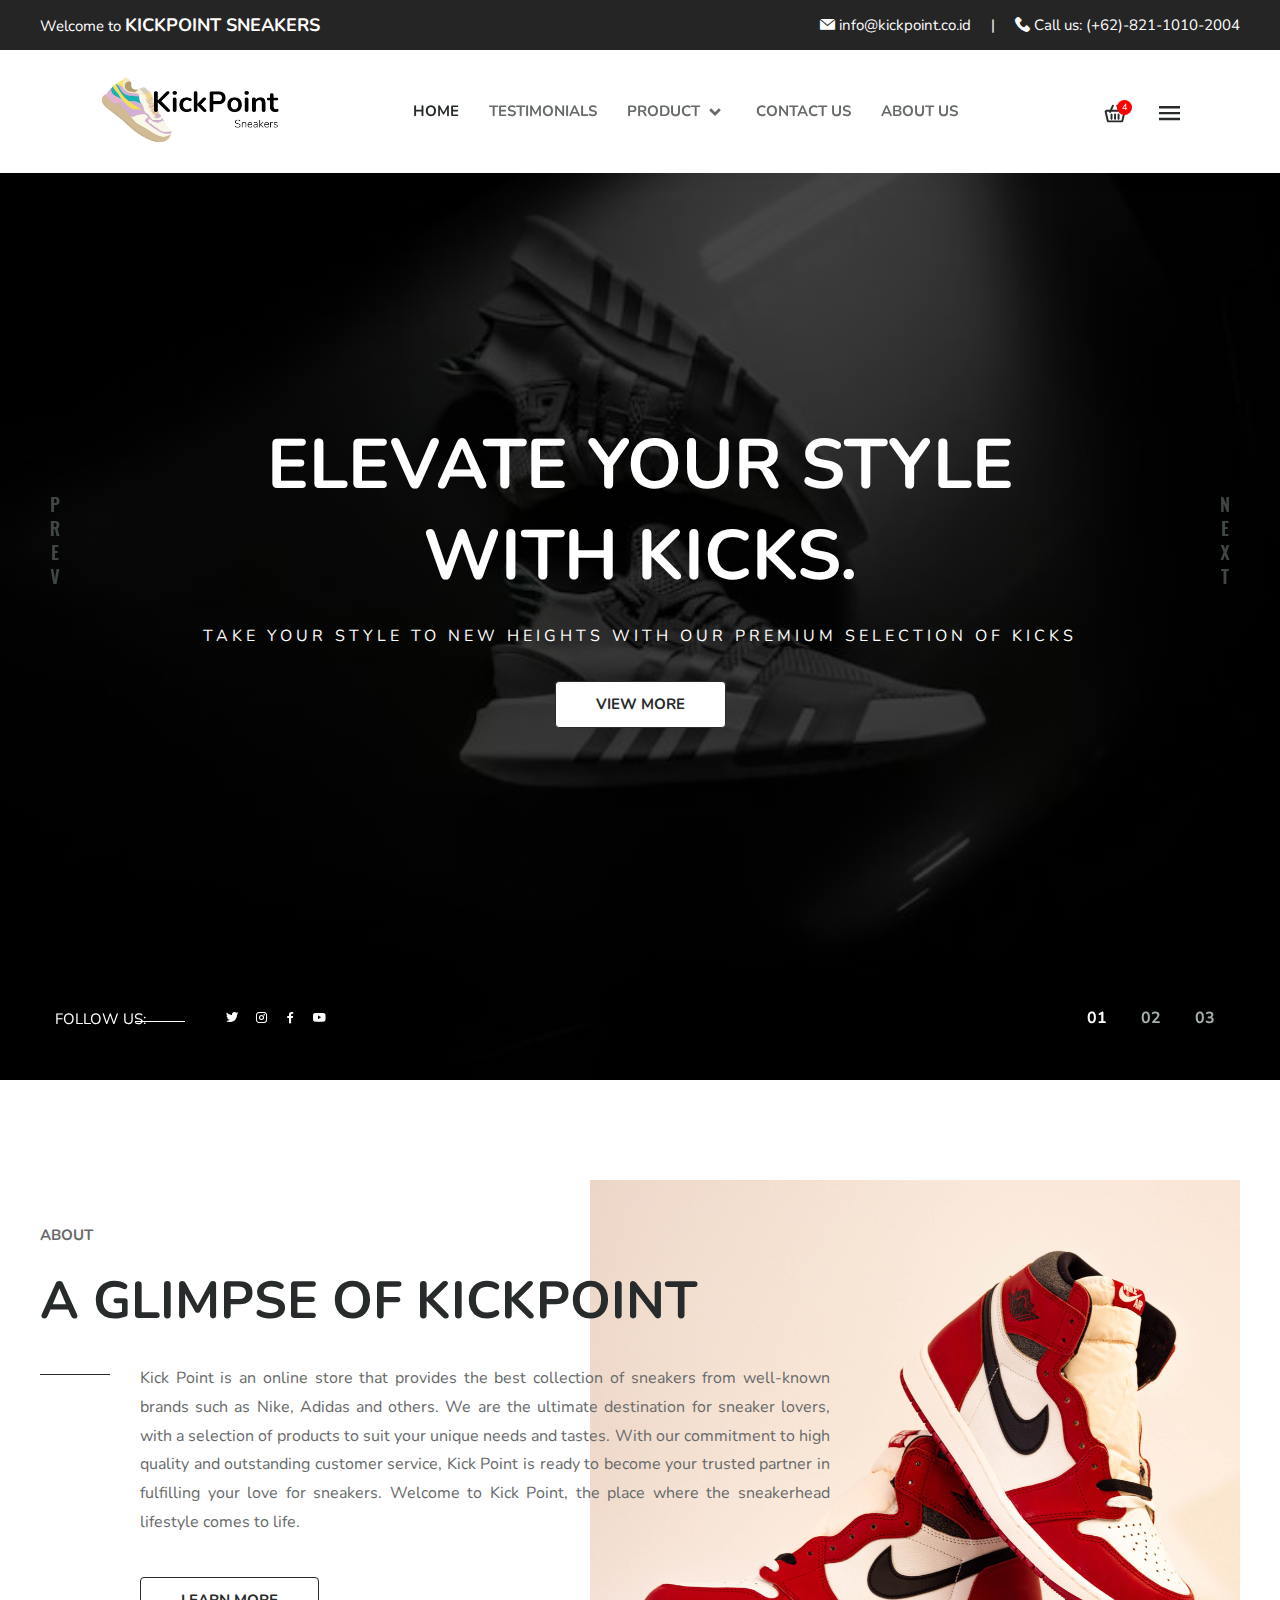
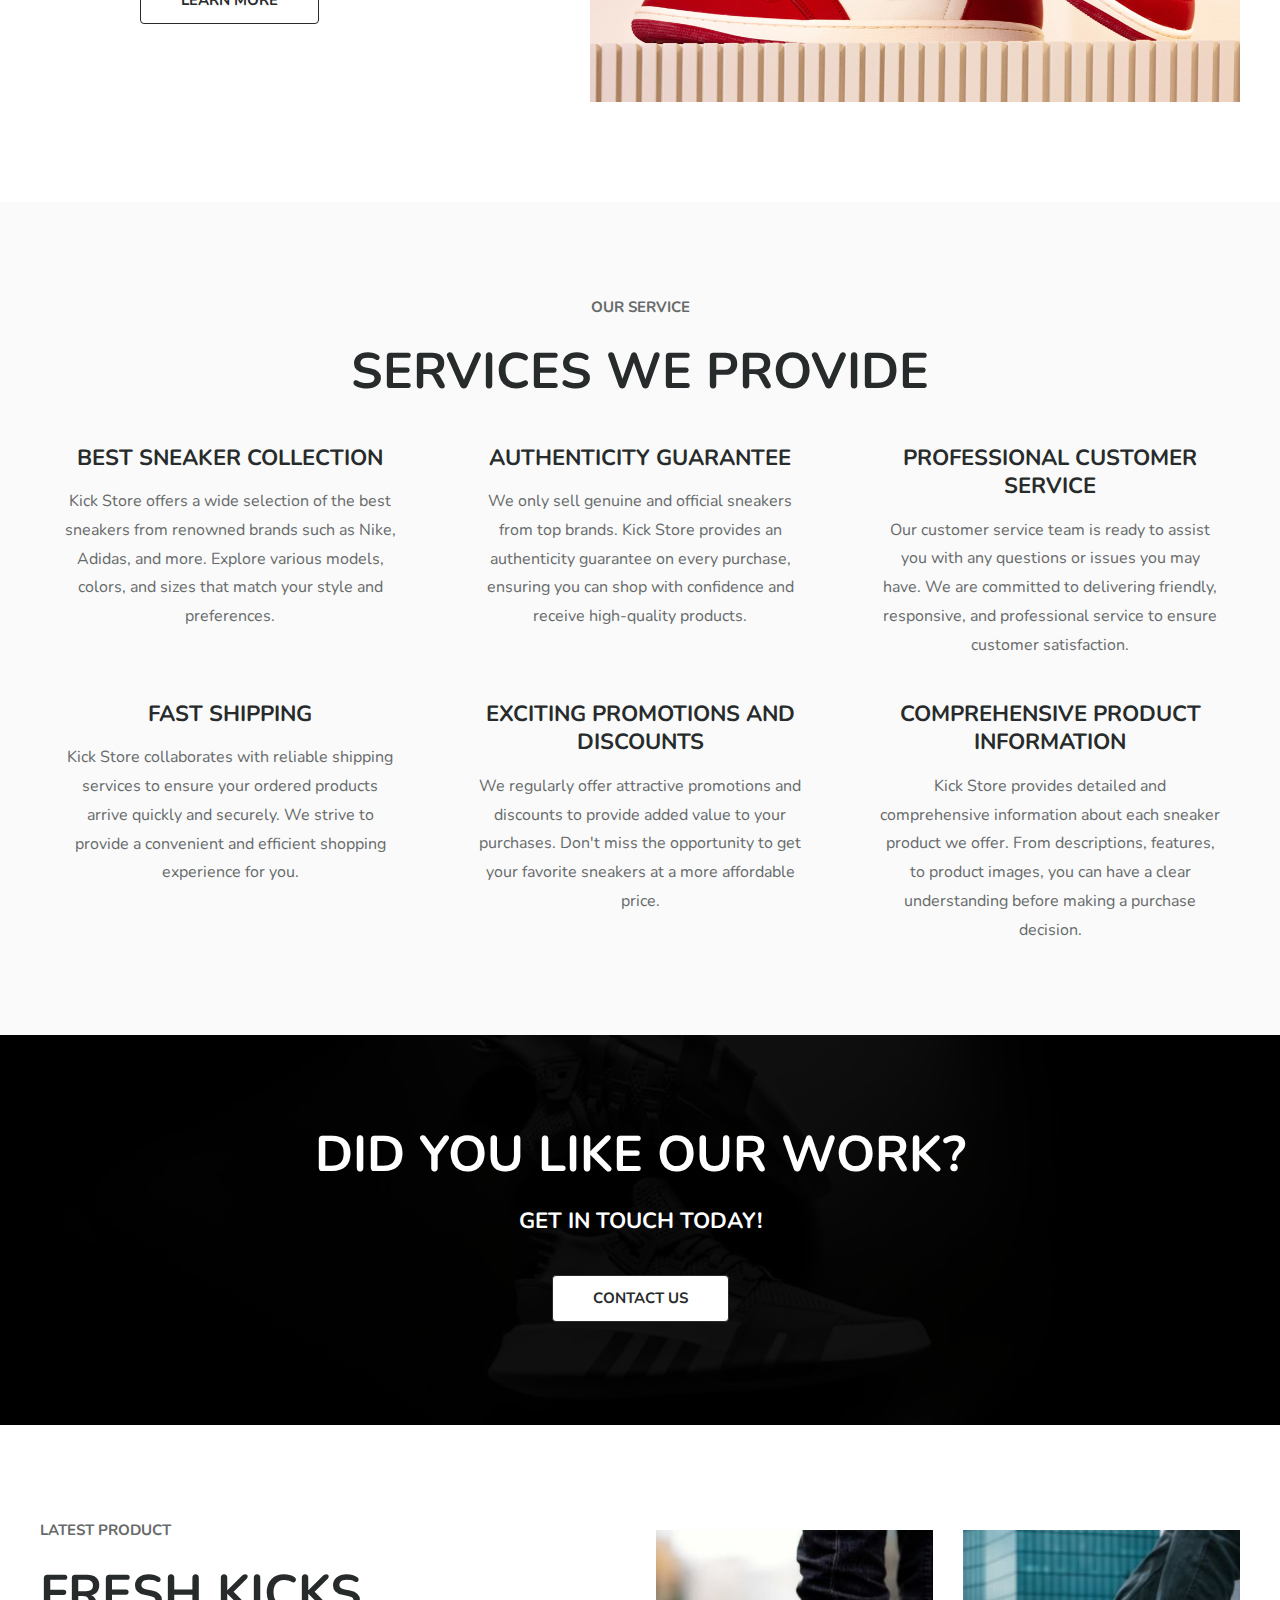
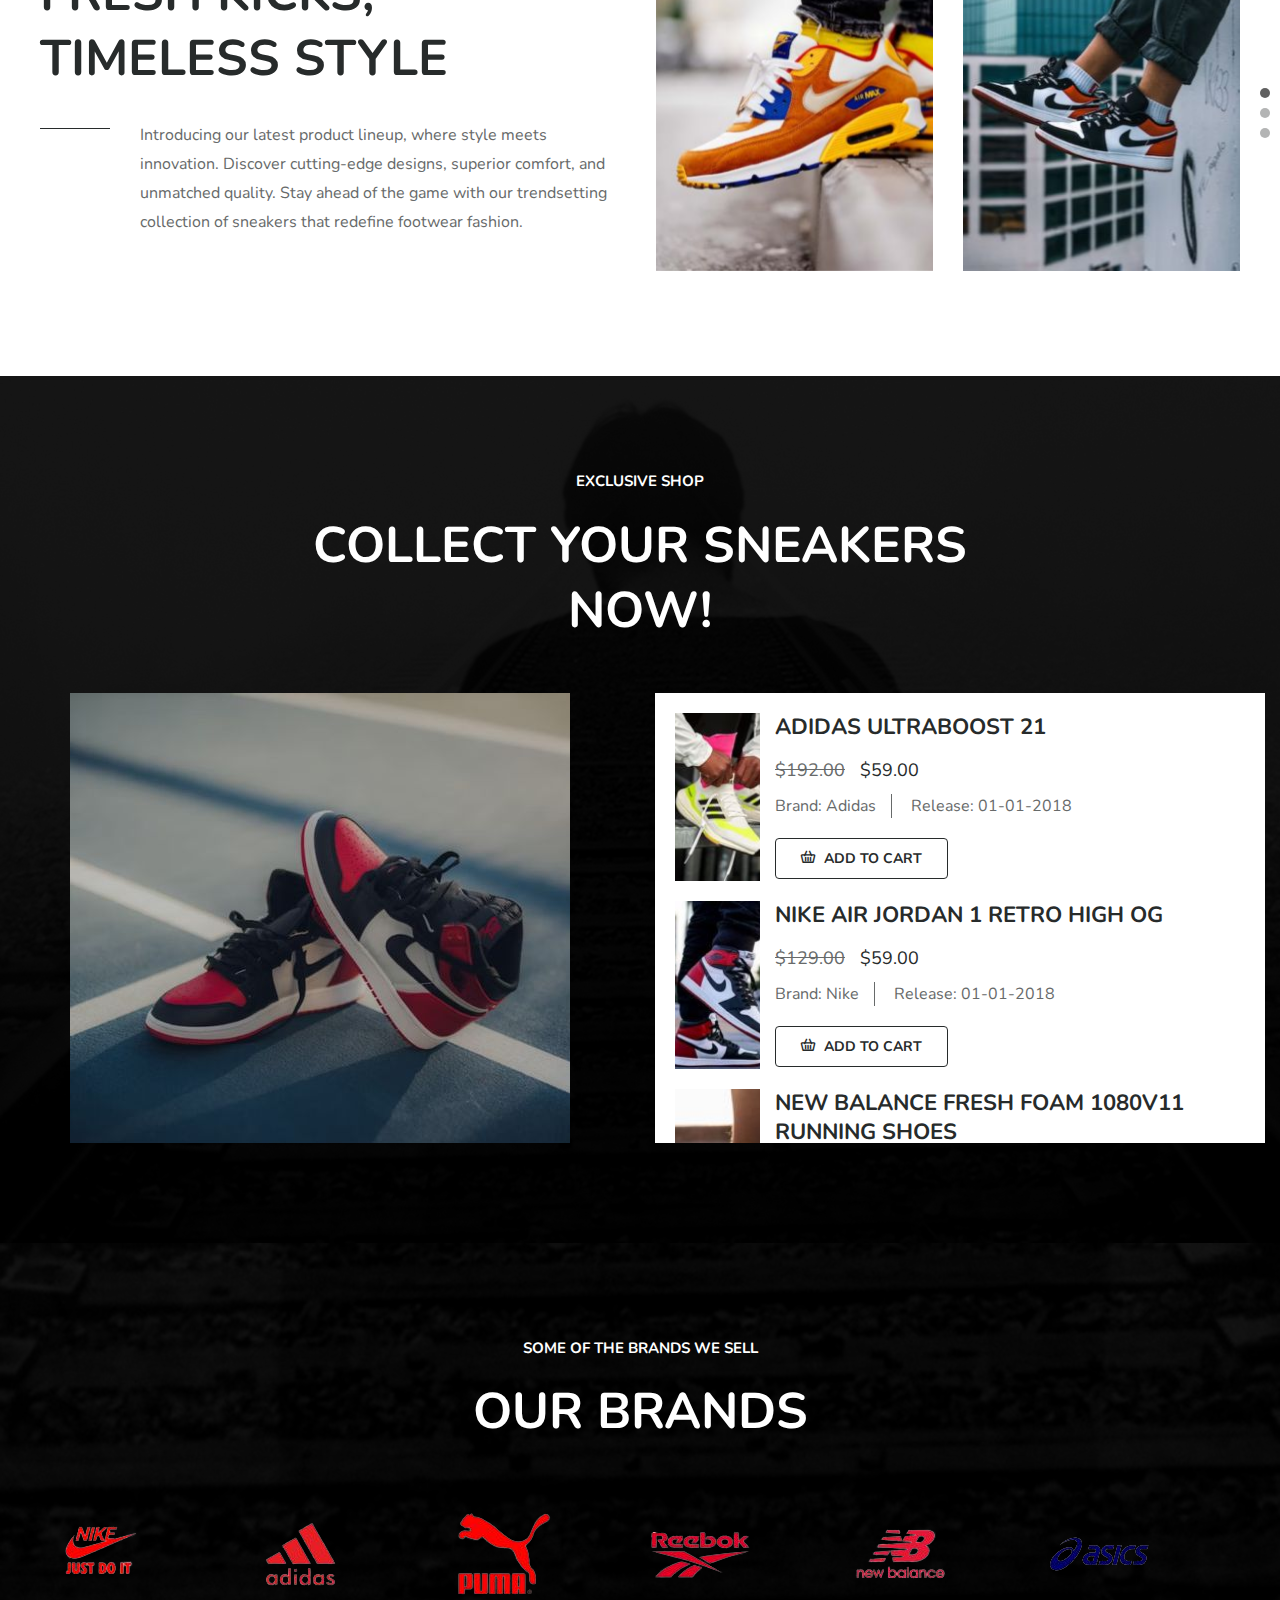
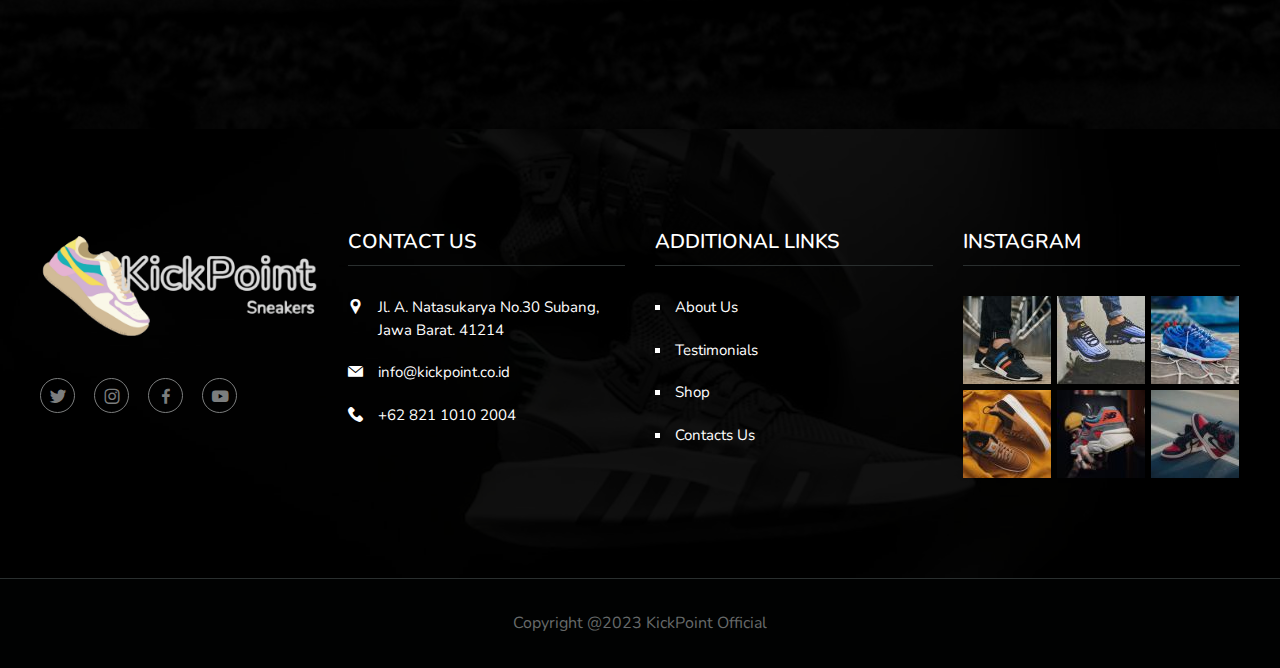
<file: index.html>
<!doctype html>
<html lang="zxx">

<!-- Mirrored from templates.envytheme.com/vidnext/default/index.html by HTTrack Website Copier/3.x [XR&CO'2014], Sun, 06 Dec 2020 14:59:47 GMT -->

<head>
	<!-- Required meta tags -->
	<meta charset="utf-8">
	<meta name="viewport" content="width=device-width, initial-scale=1, shrink-to-fit=no">

	<!-- Bootstrap CSS -->
	<link rel="stylesheet" href="assets/css/bootstrap.min.css">
	<!-- Owl Theme Default CSS -->
	<link rel="stylesheet" href="assets/css/owl.theme.default.min.css">
	<!-- Owl Carousel CSS -->
	<link rel="stylesheet" href="assets/css/owl.carousel.min.css">
	<!-- Owl Magnific CSS -->
	<link rel="stylesheet" href="assets/css/magnific-popup.css">
	<!-- Animate CSS -->
	<link rel="stylesheet" href="assets/css/animate.css">
	<!-- Boxicons CSS -->
	<link rel="stylesheet" href="assets/css/boxicons.min.css">
	<!-- Flaticon CSS -->
	<link rel="stylesheet" href="assets/css/flaticon.css">
	<!-- Meanmenu CSS -->
	<link rel="stylesheet" href="assets/css/meanmenu.css">
	<!-- Nice Select CSS -->
	<link rel="stylesheet" href="assets/css/nice-select.css">
	<!-- Odometer CSS-->
	<link rel="stylesheet" href="assets/css/odometer.css">
	<!-- Style CSS -->
	<link rel="stylesheet" href="assets/css/style.css">
	<!-- Responsive CSS -->
	<link rel="stylesheet" href="assets/css/responsive.css">

	<!-- Favicon -->
	<link rel="icon" type="image/png" href="assets/img/favicon.png">
	<!-- Title -->
	<title>KickPoint - Home</title>

</head>

<body>
	<!-- Start Preloader Area -->
	<div class="loader-wrapper">
		<div class="loader"></div>
		<div class="loader-section section-left"></div>
		<div class="loader-section section-right"></div>
	</div>
	<!-- End Preloader Area -->

	<!-- Start Navbar Area -->
	<div class="navbar-area">
		<!-- Top Header Area Start -->
		<div class="top-header-area">
			<div class="container h-100">
				<div class="row h-100 align-items-center">
					<div class="col-5">
						<div class="top-header-content">
							<p>Welcome to <b>KickPoint Sneakers</b></p>
						</div>
					</div>
					<div class="col-7">
						<div class="top-header-content text-right">
							<p><i class="flaticon-email-1" aria-hidden="true"></i> info@kickpoint.co.id <span
									class="mx-2"></span> | <span class="mx-2"></span> <i class="flaticon-phone-call"
									aria-hidden="true"></i> Call us: (+62)-821-1010-2004</p>
						</div>
					</div>
				</div>
			</div>
		</div>
		<!-- Top Header Area End -->
		<!-- Menu For Mobile Device -->
		<div class="mobile-nav">
			<a href="index.html" class="logo">
				<img src="assets/img/Logo-KickPoint.png" alt="Image">
				<!-- <img src="assets/img/logo.png" alt="Logo"> -->
			</a>
		</div>

		<!-- Menu For Desktop Device -->
		<div class="main-nav">
			<div class="container-fluid">
				<nav class="navbar navbar-expand-md">
					<a class="navbar-brand" href="index.html">
						<img src="assets/img/Logo-KickPoint.png" width="180px" height="80px" alt="Image">
					</a>

					<div class="collapse navbar-collapse mean-menu">
						<ul class="navbar-nav m-auto">
							<li class="nav-item">
								<a href="index.html" class="nav-link active">
									Home
								</a>

							</li>

							<li class="nav-item">
								<a href="testimonials.html" class="nav-link">Testimonials</a>
							</li>

							<li class="nav-item">
								<a href="#" class="nav-link">
									Product
									<i class="bx bx-chevron-down"></i>
								</a>

								<ul class="dropdown-menu">
									<li class="nav-item">
										<a href="shop.html" class="nav-link">Shop</a>
									</li>
									<li class="nav-item">
										<a href="cart.html" class="nav-link">Cart</a>
									</li>
									<li class="nav-item">
										<a href="checkout.html" class="nav-link">Checkout</a>
									</li>
									<li class="nav-item">
										<a href="product-details.html" class="nav-link">Product Details</a>
									</li>
									<li class="nav-item">
										<a href="wishlist.html" class="nav-link">Wishlist</a>
									</li>
								</ul>
							</li>

							<li class="nav-item">
								<a href="contact.html" class="nav-link">Contact Us</a>
							</li>

							<li class="nav-item">
								<a href="about.html" class="nav-link">About Us</a>
							</li>
						</ul>

						<!-- Start Other Option -->
						<div class="others-option">
							<div class="cart-icon">
								<a href="cart.html">
									<i class="flaticon-shopping-cart"></i>
									<span>4</span>
								</a>
							</div>

							<div class="menu-icon">
								<a href="#" class="burger-menu">
									<i class="flaticon-menu-button"></i>
								</a>
							</div>
						</div>
						<!-- End Other Option -->
					</div>
				</nav>
			</div>
		</div>
	</div>
	<!-- End Navbar Area -->

	<!-- Sidebar Modal -->
	<div class="sidebar-modal">
		<div class="sidebar-modal-inner">
			<div class="sidebar-header">
				<div class="sidebar-logo">
					<img src="assets/img/Logo-KickPoint.png" alt="Image">
				</div>

				<span class="close-btn sidebar-modal-close-btn">
					<i class="bx bx-x"></i>
				</span>
			</div>

			<div class="sidebar-about">
				<div class="title">
					<p>We are Kick Point, a leading online destination for sneaker enthusiasts. With a passion for
						quality and style, we offer a premium selection of sneakers from renowned brands, delivering
						exceptional customer service and an unmatched shopping experience.
					</p>
				</div>
			</div>

			<div class="contact-us">
				<h2>Contact Us</h2>

				<ul>
					<li>
						<i class="flaticon-pin"></i>
						Jl. A. Natasukarya No.30 Subang, Jawa Barat. 41214
					</li>

					<li>
						<i class="flaticon-email-1"></i>
						<a href="mailto:info@kickpoint.co.id">info@kickpoint.co.id</a>
					</li>

					<li>
						<i class="flaticon-phone-call"></i>
						<a href="tel:+62-821-1010-2004">+62 821 1010 2004</a>
					</li>
				</ul>
			</div>

			<div class="sidebar-instagram-feed">
				<h2>Galeri Instagram</h2>

				<ul>
					<li>
						<a href="#">
							<img src="assets/img/instagram/1.jpg" alt="image">
						</a>
					</li>
					<li>
						<a href="#">
							<img src="assets/img/instagram/2.jpg" alt="image">
						</a>
					</li>
					<li>
						<a href="#">
							<img src="assets/img/instagram/3.jpg" alt="image">
						</a>
					</li>
					<li>
						<a href="#">
							<img src="assets/img/instagram/4.jpg" alt="image">
						</a>
					</li>
					<li>
						<a href="#">
							<img src="assets/img/instagram/5.jpg" alt="image">
						</a>
					</li>
					<li>
						<a href="#">
							<img src="assets/img/instagram/6.jpg" alt="image">
						</a>
					</li>
				</ul>
			</div>

			<div class="sidebar-follow-us">
				<h2>Social Media</h2>

				<ul class="social-wrap">
					<li>
						<a href="https://twitter.com/htci_club" target="_blank">
							<i class="bx bxl-twitter"></i>
						</a>
					</li>
					<li>
						<a href="https://instagram.com/htci_club" target="_blank">
							<i class="bx bxl-instagram"></i>
						</a>
					</li>
					<li>
						<a href="https://www.facebook.com/HTCI2004" target="_blank">
							<i class="bx bxl-facebook"></i>
						</a>
					</li>
					<li>
						<a href="https://www.youtube.com/channel/UCA2adbfiobc4NyL1unLWTDg/" target="_blank">
							<i class="bx bxl-youtube"></i>
						</a>
					</li>
				</ul>
			</div>
		</div>
	</div>
	<!-- End Sidebar Modal -->

	<!-- Start Hero Slider Area -->
	<section class="hero-slider-area">
		<div class="hero-slider-wrap owl-theme owl-carousel" data-slider-id="1">
			<div class="hero-slider-item bg-1">
				<div class="d-table">
					<div class="d-table-cell">
						<div class="container">
							<div class="hero-slider-text one">
								<h1>Elevate Your Style with Kicks.</h1>
								<p>Take your style to new heights with our premium selection of kicks</p>

								<div class="slider-btn">
									<a href="about.html" class="default-btn">
										View More
									</a>
								</div>
							</div>
						</div>
					</div>
				</div>
			</div>

			<div class="hero-slider-item bg-2">
				<div class="d-table">
					<div class="d-table-cell">
						<div class="container">
							<div class="hero-slider-text two">
								<h1>Discover the World of Sneakers</h1>
								<p>Explore the vast universe of sneakers and uncover a world of style, comfort, and
									self-expression.</p>

								<div class="slider-btn">
									<a href="about.html" class="default-btn">
										View More
									</a>
								</div>
							</div>
						</div>
					</div>
				</div>
			</div>

			<div class="hero-slider-item bg-3">
				<div class="d-table">
					<div class="d-table-cell">
						<div class="container">
							<div class="hero-slider-text three">
								<h1>Unleash Your Sneaker Obsession</h1>
								<p>Set your sneaker obsession free and indulge in a world of style, comfort, and iconic
									footwear.</p>

								<div class="slider-btn">
									<a href="about.html" class="default-btn">
										View More
									</a>
								</div>
							</div>
						</div>
					</div>
				</div>
			</div>
		</div>

		<!-- Start Carousel Thumbs -->
		<div class="thumbs-wrap">
			<div class="owl-thumbs hero-slider-thumb" data-slider-id="1">
				<div class="owl-thumb-item">
					<span>01</span>
				</div>

				<div class="owl-thumb-item">
					<span>02</span>
				</div>

				<div class="owl-thumb-item">
					<span>03</span>
				</div>
			</div>
		</div>
		<!-- End Carousel Thumbs -->

		<!-- Start Social Wrap -->
		<div class="social-wrap">
			<ul>
				<li class="follow-us">
					Follow Us:
				</li>
				<li>
					<a href="#" target="_blank">
						<i class="bx bxl-twitter"></i>
					</a>
				</li>
				<li>
					<a href="#" target="_blank">
						<i class="bx bxl-instagram"></i>
					</a>
				</li>
				<li>
					<a href="#" target="_blank">
						<i class="bx bxl-facebook"></i>
					</a>
				</li>
				<li>
					<a href="#" target="_blank">
						<i class="bx bxl-youtube"></i>
					</a>
				</li>
			</ul>
		</div>
		<!-- End Social Wrap -->
	</section>
	<!-- End Hero Slide Area -->

	<!-- Start About Area -->
	<section class="about-area ptb-100">
		<div class="container">
			<div class="about-content-wrap">
				<div class="row">
					<div class="col-lg-8">
						<div class="about-content">
							<span>About</span>
							<h2>A glimpse of kickpoint</h2>
							<p>Kick Point is an online store that provides the best collection of sneakers from
								well-known brands such as Nike, Adidas and others. We are the ultimate destination for
								sneaker lovers, with a selection of products to suit your unique needs and tastes. With
								our commitment to high quality and outstanding customer service, Kick Point is ready to
								become your trusted partner in fulfilling your love for sneakers. Welcome to Kick Point,
								the place where the sneakerhead lifestyle comes to life.</p>

							<a href="about.html" class="default-btn">
								Learn More
							</a>
						</div>
					</div>

					<div class="col-lg-4">
						<div class="about-img">
							<img src="assets/img/about-htci.png" alt="Image">
						</div>
					</div>
				</div>
			</div>
		</div>
	</section>
	<!-- End About Area -->

	<!-- Start What We Do Area -->
	<section class="our-production-area bg-color pt-100 pb-70">
		<div class="container">
			<div class="section-title">
				<span>Our Service</span>
				<h2>Services We Provide</h2>
			</div>

			<div class="row">
				<div class="col-lg-4 col-sm-6">
					<div class="what-we-do-item">
						<h3>Best Sneaker Collection</h3>
						<p>Kick Store offers a wide selection of the best sneakers from renowned brands such as Nike,
							Adidas, and more. Explore various models, colors, and sizes that match your style and
							preferences.</p>
					</div>
				</div>

				<div class="col-lg-4 col-sm-6">
					<div class="what-we-do-item">
						<h3>Authenticity Guarantee</h3>
						<p>We only sell genuine and official sneakers from top brands. Kick Store provides an
							authenticity guarantee on every purchase, ensuring you can shop with confidence and receive
							high-quality products.</p>
					</div>
				</div>

				<div class="col-lg-4 col-sm-6">
					<div class="what-we-do-item">
						<h3>Professional Customer Service</h3>
						<p>Our customer service team is ready to assist you with any questions or issues you may have.
							We are committed to delivering friendly, responsive, and professional service to ensure
							customer satisfaction.</p>
					</div>
				</div>

				<div class="col-lg-4 col-sm-6">
					<div class="what-we-do-item">
						<h3>Fast Shipping</h3>
						<p>Kick Store collaborates with reliable shipping services to ensure your ordered products
							arrive quickly and securely. We strive to provide a convenient and efficient shopping
							experience for you.</p>
					</div>
				</div>

				<div class="col-lg-4 col-sm-6">
					<div class="what-we-do-item">
						<h3>Exciting Promotions and Discounts</h3>
						<p>We regularly offer attractive promotions and discounts to provide added value to your
							purchases. Don't miss the opportunity to get your favorite sneakers at a more affordable
							price.</p>
					</div>
				</div>

				<div class="col-lg-4 col-sm-6">
					<div class="what-we-do-item">
						<h3>Comprehensive Product Information</h3>
						<p>Kick Store provides detailed and comprehensive information about each sneaker product we
							offer. From descriptions, features, to product images, you can have a clear understanding
							before making a purchase decision.</p>
					</div>
				</div>
			</div>
		</div>
	</section>
	<!-- End What We Do Area -->

	<!-- Start Get In Touch Area -->
	<section class="get-in-touch-area ptb-100">
		<div class="container">
			<div class="get-in-touch-content">
				<h2>Did You Like Our Work?</h2>
				<h3>Get In Touch Today!</h3>

				<a href="contact.html" class="default-btn">
					Contact Us
				</a>
			</div>
		</div>
	</section>
	<!-- End Get In Touch Area -->

	<!-- Start Latest Product Area -->
	<section class="latest-trailer ptb-100">
		<div class="container">
			<div class="row align-items-center">
				<div class="col-lg-6">
					<div class="latest-trailer-content">
						<span>Latest Product</span>
						<h2>Fresh kicks, timeless style</h2>
						<p>Introducing our latest product lineup, where style meets innovation. Discover cutting-edge
							designs, superior comfort, and unmatched quality. Stay ahead of the game with our
							trendsetting collection of sneakers that redefine footwear fashion.</p>
					</div>
				</div>

				<div class="col-lg-6">
					<div class="latest-trailer-wrap owl-theme owl-carousel">
						<div class="latest-trailer-item">
							<img src="assets/img/latest-product/1.jpg" alt="Image">
						</div>

						<div class="latest-trailer-item">
							<img src="assets/img/latest-product/2.jpg" alt="Image">
						</div>

						<div class="latest-trailer-item">
							<img src="assets/img/latest-product/3.jpg" alt="Image">
						</div>

						<div class="latest-trailer-item">
							<img src="assets/img/latest-product/4.jpg" alt="Image">
						</div>

						<div class="latest-trailer-item">
							<img src="assets/img/latest-product/5.jpg" alt="Image">
						</div>

						<div class="latest-trailer-item">
							<img src="assets/img/latest-product/6.jpg" alt="Image">
						</div>
					</div>
				</div>
			</div>
		</div>
	</section>
	<!-- End Latest Trailer Area -->

	<!-- Start Exclusive Shop Area -->
	<section class="exclusive-hop-area ptb-100">
		<div class="container">
			<div class="section-title white-title">
				<span>Exclusive shop</span>
				<h2>Collect Your Sneakers Now!</h2>
			</div>

			<div class="row">
				<div class="col-lg-6">
					<div class="exclusive-img d-flex justify-content-center align-items-center">
						<img src="assets/img/excluship-shop.jpg" alt="Image">
					</div>
				</div>

				<div class="col-lg-6">
					<div class="exclusive-video-list">
						<div class="row">
							<div class="col-lg-2 pr-0">
								<div class="exclusive-list-img bg-1"></div>
							</div>

							<div class="col-lg-10">
								<div class="exclusive-text">
									<h3>Adidas Ultraboost 21</h3>
									<span><del>$192.00</del> $59.00</span>
									<ul>
										<li>Brand: Adidas</li>
										<li>Release: 01-01-2018</li>
									</ul>

									<a href="#" class="default-btn">
										<i class="flaticon-shopping-cart"></i>
										Add To Cart
									</a>
								</div>
							</div>
						</div>

						<div class="row">
							<div class="col-lg-2 pr-0">
								<div class="exclusive-list-img bg-2"></div>
							</div>

							<div class="col-lg-10">
								<div class="exclusive-text">
									<h3>Nike Air Jordan 1 Retro High OG</h3>
									<span><del>$129.00</del> $59.00</span>
									<ul>
										<li>Brand: Nike</li>
										<li>Release: 01-01-2018</li>
									</ul>

									<a href="#" class="default-btn">
										<i class="flaticon-shopping-cart"></i>
										Add To Cart
									</a>
								</div>
							</div>
						</div>

						<div class="row mb-0">
							<div class="col-lg-2 pr-0">
								<div class="exclusive-list-img bg-3"></div>
							</div>

							<div class="col-lg-10">
								<div class="exclusive-text">
									<h3>New Balance Fresh Foam 1080v11 Running Shoes</h3>
									<span><del>$89.00</del> $59.00</span>
									<ul>
										<li>Brand: New Balance</li>
										<li>Release: 01-01-2018</li>
									</ul>

									<a href="#" class="default-btn">
										<i class="flaticon-shopping-cart"></i>
										Add To Cart
									</a>
								</div>
							</div>
						</div>
					</div>
				</div>
			</div>
		</div>
	</section>
	<!-- End Exclusive Shop Area -->

	<!-- Start Partner Area -->
	<div class="partner-area ptb-100">
		<div class="container">
			<div class="section-title white-title">
				<span>some of the brands we sell
				</span>
				<h2>Our Brands</h2>
			</div>
			<div class="partner-wrap owl-theme owl-carousel">
				<div class="partner-item">
					<img src="assets/img/partner-logo/1.png" alt="Image">
				</div>

				<div class="partner-item">
					<img src="assets/img/partner-logo/2.png" alt="Image">
				</div>

				<div class="partner-item">
					<img src="assets/img/partner-logo/3.png" alt="Image">
				</div>

				<div class="partner-item">
					<img src="assets/img/partner-logo/4.png" alt="Image">
				</div>

				<div class="partner-item">
					<img src="assets/img/partner-logo/5.png" alt="Image">
				</div>

				<div class="partner-item">
					<img src="assets/img/partner-logo/6.png" alt="Image">
				</div>
			</div>
		</div>
	</div>
	<!-- End Partner Area -->

	<!-- Start Footer Area -->
	<footer class="footer-top-area pt-100 pb-70">
		<div class="container">
			<div class="row">
				<div class="col-lg-3 col-md-6">
					<div class="single-widget">
						<img src="assets/img/KickPoint-removebg.png" alt="Image">

						<ul class="social-wrap">
							<li>
								<a href="#" target="_blank">
									<i class="bx bxl-twitter"></i>
								</a>
							</li>

							<li>
								<a href="#" target="_blank">
									<i class="bx bxl-instagram"></i>
								</a>
							</li>

							<li>
								<a href="#" target="_blank">
									<i class="bx bxl-facebook"></i>
								</a>
							</li>

							<li>
								<a href="#" target="_blank">
									<i class="bx bxl-youtube"></i>
								</a>
							</li>
						</ul>
					</div>
				</div>

				<div class="col-lg-3 col-md-6">
					<div class="single-widget">
						<h3>Contact Us</h3>

						<ul class="address">
							<li>
								<i class="flaticon-pin"></i>
								Jl. A. Natasukarya No.30 Subang, Jawa Barat. 41214
							</li>

							<li>
								<i class="flaticon-email-1"></i>
								<a href="mailto:info@kickpoint.co.id">
									info@kickpoint.co.id
								</a>
							</li>

							<li>
								<i class="flaticon-phone-call"></i>
								<a href="tel:+62-821-1010-2004">
									+62 821 1010 2004
								</a>
							</li>
						</ul>
					</div>
				</div>

				<div class="col-lg-3 col-md-6">
					<div class="single-widget">
						<h3>Additional Links</h3>

						<ul class="additional-link">
							<li>
								<a href="about.html">About Us</a>
							</li>
							<li>
								<a href="testimonials.html">Testimonials</a>
							</li>
							<li>
								<a href="shop.html">Shop</a>
							</li>
							<li>
								<a href="contact.html">Contacts Us</a>
							</li>
						</ul>
					</div>
				</div>

				<div class="col-lg-3 col-md-6">
					<div class="single-widget">
						<h3>Instagram</h3>

						<ul class="instagram">
							<li>
								<a href="#">
									<img src="assets/img/instagram/1.jpg" alt="Image">
								</a>
							</li>
							<li>
								<a href="#">
									<img src="assets/img/instagram/2.jpg" alt="Image">
								</a>
							</li>
							<li class="mr-0">
								<a href="#">
									<img src="assets/img/instagram/3.jpg" alt="Image">
								</a>
							</li>
							<li class="mb-0">
								<a href="#">
									<img src="assets/img/instagram/4.jpg" alt="Image">
								</a>
							</li>
							<li class="mb-0">
								<a href="#">
									<img src="assets/img/instagram/5.jpg" alt="Image">
								</a>
							</li>
							<li class="mr-0 mb-0">
								<a href="#">
									<img src="assets/img/instagram/6.jpg" alt="Image">
								</a>
							</li>
						</ul>
					</div>
				</div>
			</div>
		</div>
	</footer>
	<!-- End Footer Area -->

	<!-- Start Footer Bottom Area -->
	<footer class="footer-bottom-area">
		<div class="container">
			<div class="copyright-wrap">
				<p>Copyright @2023 KickPoint Official</a>
				</p>
			</div>
		</div>
	</footer>
	<!-- End Footer Bottom Area -->

	<!-- Start Go Top Area -->
	<div class="go-top">
		<i class='bx bx-chevrons-up'></i>
		<i class='bx bx-chevrons-up'></i>
	</div>
	<!-- End Go Top Area -->


	<!-- Jquery-3.5.1.Slim.Min.JS -->
	<script src="assets/js/jquery-3.5.1.slim.min.js"></script>
	<!-- Popper JS -->
	<script src="assets/js/popper.min.js"></script>
	<!-- Bootstrap JS -->
	<script src="assets/js/bootstrap.min.js"></script>
	<!-- Meanmenu JS -->
	<script src="assets/js/jquery.meanmenu.js"></script>
	<!-- Wow JS -->
	<script src="assets/js/wow.min.js"></script>
	<!-- Owl Carousel JS -->
	<script src="assets/js/owl.carousel.js"></script>
	<!-- Carousel Thumbs JS -->
	<script src="assets/js/carousel-thumbs.js"></script>
	<!-- Owl Magnific JS -->
	<script src="assets/js/jquery.magnific-popup.min.js"></script>
	<!-- Nice Select JS -->
	<script src="assets/js/jquery.nice-select.min.js"></script>
	<!-- Parallax JS -->
	<script src="assets/js/parallax.min.js"></script>
	<!-- Mixitup JS -->
	<script src="assets/js/jquery.mixitup.min.js"></script>
	<!-- Appear JS -->
	<script src="assets/js/jquery.appear.js"></script>
	<!-- Odometer JS -->
	<script src="assets/js/odometer.min.js"></script>
	<!-- Form Validator JS -->
	<script src="assets/js/form-validator.min.js"></script>
	<!-- Contact JS -->
	<script src="assets/js/contact-form-script.js"></script>
	<!-- Ajaxchimp JS -->
	<script src="assets/js/jquery.ajaxchimp.min.js"></script>
	<!-- Custom JS -->
	<script src="assets/js/custom.js"></script>
</body>

<!-- Mirrored from templates.envytheme.com/vidnext/default/index.html by HTTrack Website Copier/3.x [XR&CO'2014], Sun, 06 Dec 2020 14:59:55 GMT -->

</html>
</file>
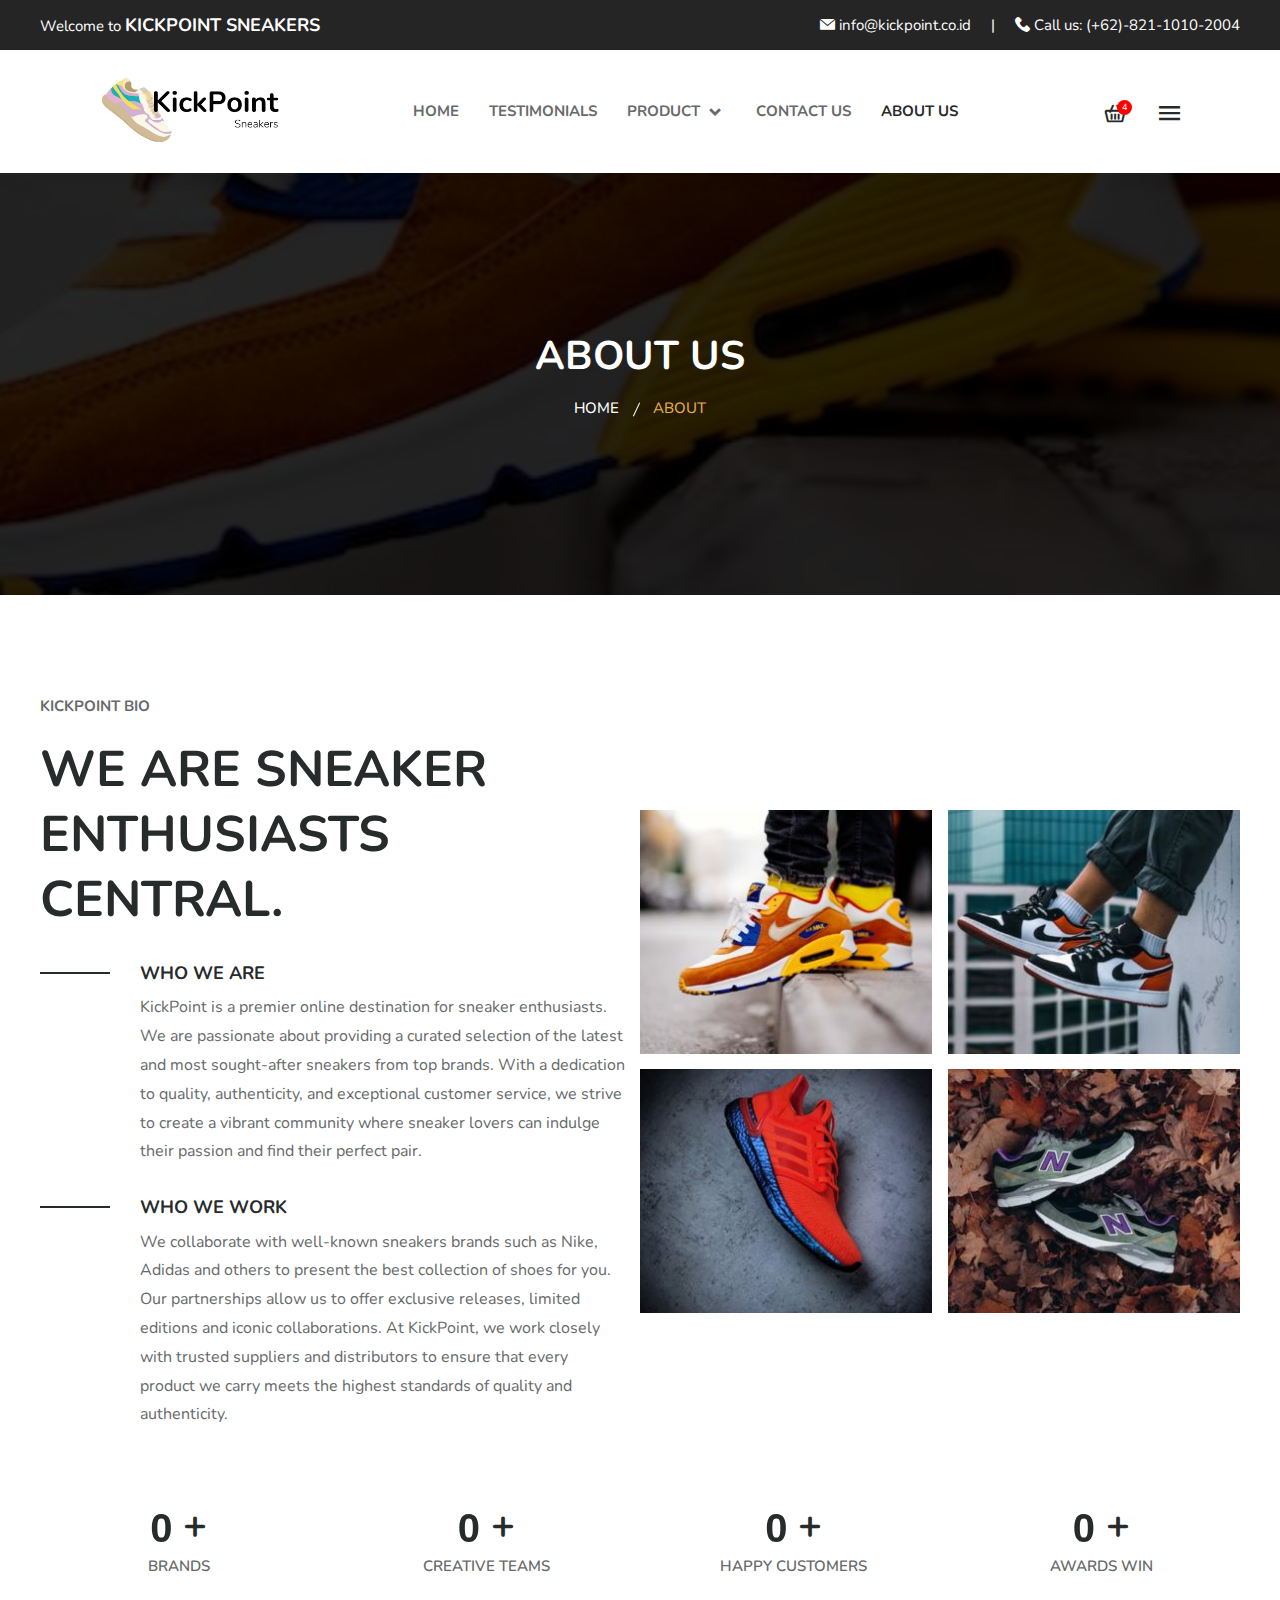
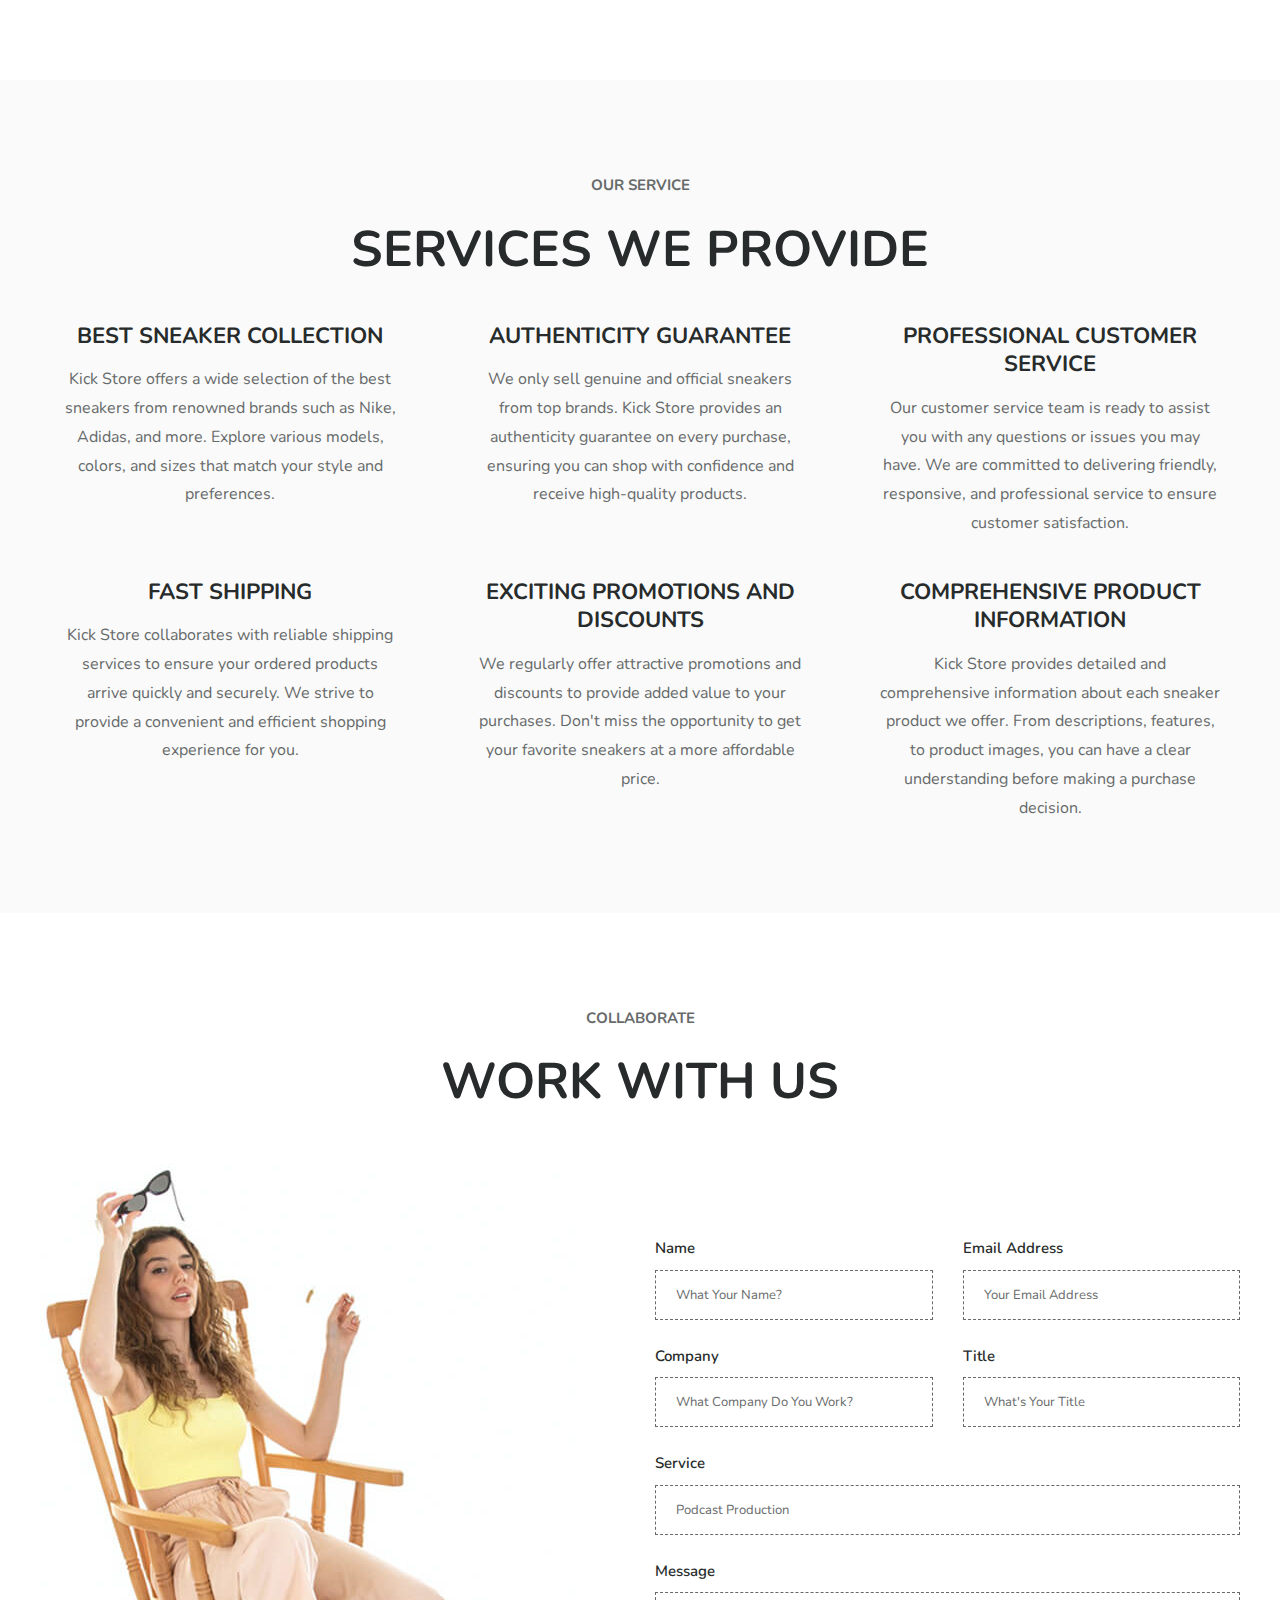
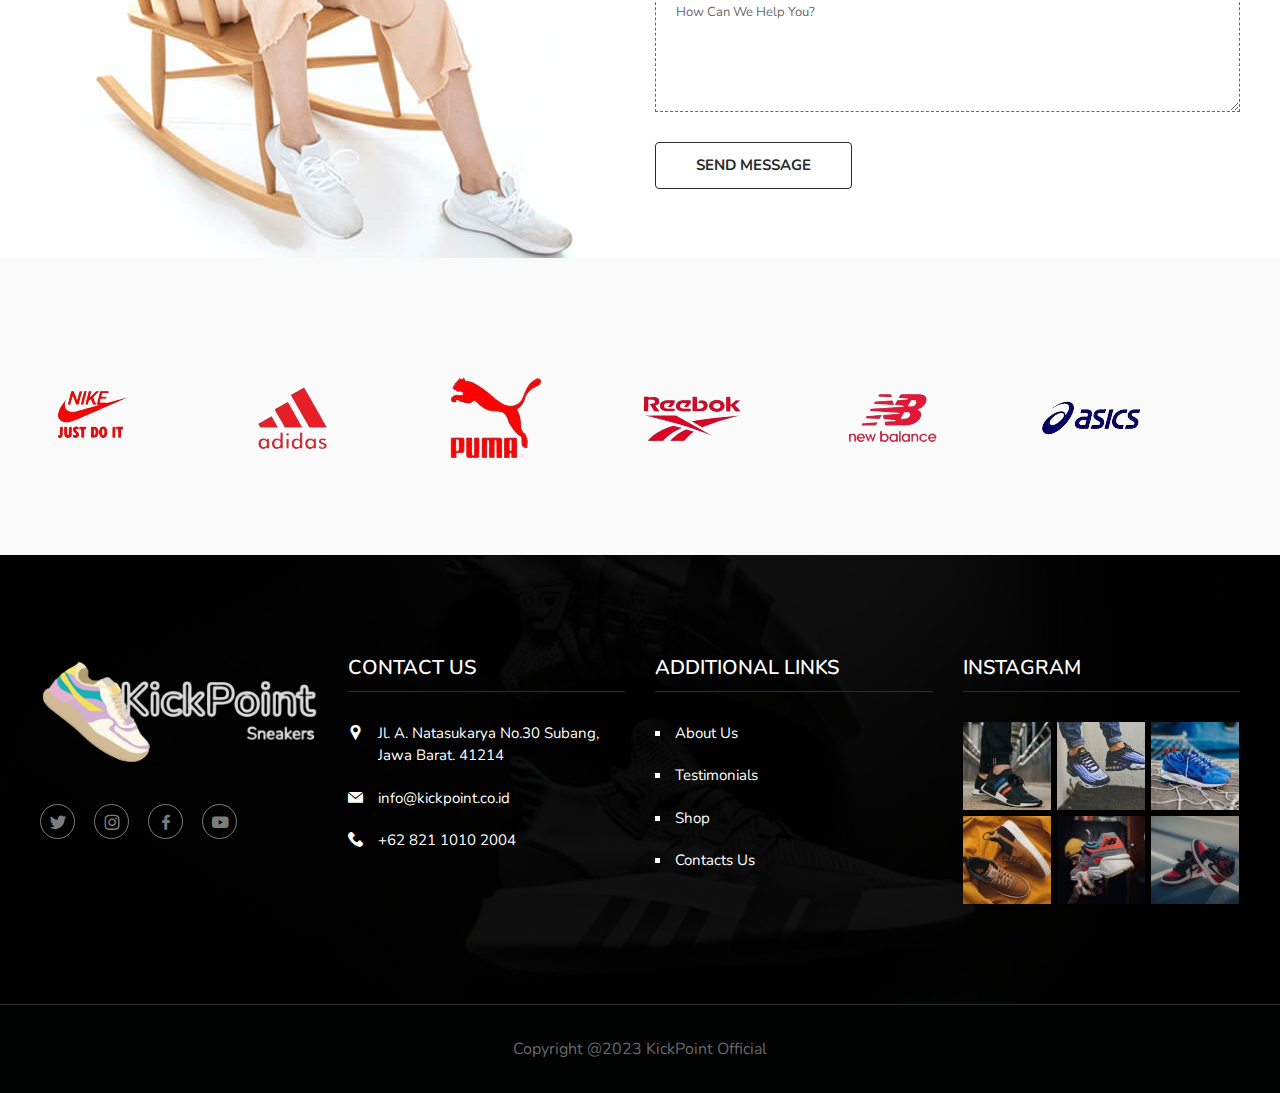
<file: about.html>
<!doctype html>
<html lang="zxx">

<!-- Mirrored from templates.envytheme.com/vidnext/default/about.html by HTTrack Website Copier/3.x [XR&CO'2014], Sun, 06 Dec 2020 15:00:14 GMT -->

<head>
	<!-- Required meta tags -->
	<meta charset="utf-8">
	<meta name="viewport" content="width=device-width, initial-scale=1, shrink-to-fit=no">

	<!-- Bootstrap CSS -->
	<link rel="stylesheet" href="assets/css/bootstrap.min.css">
	<!-- Owl Theme Default CSS -->
	<link rel="stylesheet" href="assets/css/owl.theme.default.min.css">
	<!-- Owl Carousel CSS -->
	<link rel="stylesheet" href="assets/css/owl.carousel.min.css">
	<!-- Owl Magnific CSS -->
	<link rel="stylesheet" href="assets/css/magnific-popup.css">
	<!-- Animate CSS -->
	<link rel="stylesheet" href="assets/css/animate.css">
	<!-- Boxicons CSS -->
	<link rel="stylesheet" href="assets/css/boxicons.min.css">
	<!-- Flaticon CSS -->
	<link rel="stylesheet" href="assets/css/flaticon.css">
	<!-- Meanmenu CSS -->
	<link rel="stylesheet" href="assets/css/meanmenu.css">
	<!-- Nice Select CSS -->
	<link rel="stylesheet" href="assets/css/nice-select.css">
	<!-- Odometer CSS-->
	<link rel="stylesheet" href="assets/css/odometer.css">
	<!-- Style CSS -->
	<link rel="stylesheet" href="assets/css/style.css">
	<!-- Responsive CSS -->
	<link rel="stylesheet" href="assets/css/responsive.css">

	<!-- Favicon -->
	<link rel="icon" type="image/png" href="assets/img/favicon.png">
	<!-- Title -->
	<title>KickPoint - About Us</title>

</head>

<body>
	<!-- Start Preloader Area -->
	<div class="loader-wrapper">
		<div class="loader"></div>
		<div class="loader-section section-left"></div>
		<div class="loader-section section-right"></div>
	</div>
	<!-- End Preloader Area -->

	<!-- Start Navbar Area -->
	<div class="navbar-area">
		<!-- Top Header Area Start -->
		<div class="top-header-area">
			<div class="container h-100">
				<div class="row h-100 align-items-center">
					<div class="col-5">
						<div class="top-header-content">
							<p>Welcome to <b>KickPoint Sneakers</b></p>
						</div>
					</div>
					<div class="col-7">
						<div class="top-header-content text-right">
							<p><i class="flaticon-email-1" aria-hidden="true"></i> info@kickpoint.co.id <span
									class="mx-2"></span> | <span class="mx-2"></span> <i class="flaticon-phone-call"
									aria-hidden="true"></i> Call us: (+62)-821-1010-2004</p>
						</div>
					</div>
				</div>
			</div>
		</div>
		<!-- Top Header Area End -->
		<!-- Menu For Mobile Device -->
		<div class="mobile-nav">
			<a href="index.html" class="logo">
				<img src="assets/img/Logo-KickPoint.png" alt="Image">
				<!-- <img src="assets/img/logo.png" alt="Logo"> -->
			</a>
		</div>

		<!-- Menu For Desktop Device -->
		<div class="main-nav">
			<div class="container-fluid">
				<nav class="navbar navbar-expand-md">
					<a class="navbar-brand" href="index.html">
						<img src="assets/img/Logo-KickPoint.png" width="180px" height="80px" alt="Image">
					</a>

					<div class="collapse navbar-collapse mean-menu">
						<ul class="navbar-nav m-auto">
							<li class="nav-item">
								<a href="index.html" class="nav-link">
									Home
								</a>

							</li>

							<li class="nav-item">
								<a href="testimonials.html" class="nav-link">Testimonials</a>
							</li>

							<li class="nav-item">
								<a href="#" class="nav-link">
									Product
									<i class="bx bx-chevron-down"></i>
								</a>

								<ul class="dropdown-menu">
									<li class="nav-item">
										<a href="shop.html" class="nav-link">Shop</a>
									</li>
									<li class="nav-item">
										<a href="cart.html" class="nav-link">Cart</a>
									</li>
									<li class="nav-item">
										<a href="checkout.html" class="nav-link">Checkout</a>
									</li>
									<li class="nav-item">
										<a href="product-details.html" class="nav-link">Product Details</a>
									</li>
									<li class="nav-item">
										<a href="wishlist.html" class="nav-link">Wishlist</a>
									</li>
								</ul>
							</li>

							<li class="nav-item">
								<a href="contact.html" class="nav-link">Contact Us</a>
							</li>

							<li class="nav-item">
								<a href="about.html" class="nav-link active">About Us</a>
							</li>
						</ul>

						<!-- Start Other Option -->
						<div class="others-option">
							<div class="cart-icon">
								<a href="cart.html">
									<i class="flaticon-shopping-cart"></i>
									<span>4</span>
								</a>
							</div>

							<div class="menu-icon">
								<a href="#" class="burger-menu">
									<i class="flaticon-menu-button"></i>
								</a>
							</div>
						</div>
						<!-- End Other Option -->
					</div>
				</nav>
			</div>
		</div>
	</div>
	<!-- End Navbar Area -->

	<!-- Sidebar Modal -->
	<div class="sidebar-modal">
		<div class="sidebar-modal-inner">
			<div class="sidebar-header">
				<div class="sidebar-logo">
					<img src="assets/img/Logo-KickPoint.png" alt="Image">
				</div>

				<span class="close-btn sidebar-modal-close-btn">
					<i class="bx bx-x"></i>
				</span>
			</div>

			<div class="sidebar-about">
				<div class="title">
					<p>We are Kick Point, a leading online destination for sneaker enthusiasts. With a passion for
						quality and style, we offer a premium selection of sneakers from renowned brands, delivering
						exceptional customer service and an unmatched shopping experience.</p>
				</div>
			</div>

			<div class="contact-us">
				<h2>Contact Us</h2>

				<ul>
					<li>
						<i class="flaticon-pin"></i>
						Jl. A. Natasukarya No.30 Subang, Jawa Barat. 41214
					</li>

					<li>
						<i class="flaticon-email-1"></i>
						<a href="mailto:info@kickpoint.co.id">info@kickpoint.co.id</a>
					</li>

					<li>
						<i class="flaticon-phone-call"></i>
						<a href="tel:+62 821 1010 2004">+62 821 1010 2004</a>
					</li>
				</ul>
			</div>

			<div class="sidebar-instagram-feed">
				<h2>Instagram</h2>

				<ul>
					<li>
						<a href="#">
							<img src="assets/img/instagram/1.jpg" alt="image">
						</a>
					</li>
					<li>
						<a href="#">
							<img src="assets/img/instagram/2.jpg" alt="image">
						</a>
					</li>
					<li>
						<a href="#">
							<img src="assets/img/instagram/3.jpg" alt="image">
						</a>
					</li>
					<li>
						<a href="#">
							<img src="assets/img/instagram/4.jpg" alt="image">
						</a>
					</li>
					<li>
						<a href="#">
							<img src="assets/img/instagram/5.jpg" alt="image">
						</a>
					</li>
					<li>
						<a href="#">
							<img src="assets/img/instagram/6.jpg" alt="image">
						</a>
					</li>
				</ul>
			</div>

			<div class="sidebar-follow-us">
				<h2>Sidebar Follow</h2>

				<ul class="social-wrap">
					<li>
						<a href="#" target="_blank">
							<i class="bx bxl-twitter"></i>
						</a>
					</li>
					<li>
						<a href="#" target="_blank">
							<i class="bx bxl-instagram"></i>
						</a>
					</li>
					<li>
						<a href="#" target="_blank">
							<i class="bx bxl-facebook"></i>
						</a>
					</li>
					<li>
						<a href="#" target="_blank">
							<i class="bx bxl-youtube"></i>
						</a>
					</li>
				</ul>
			</div>
		</div>
	</div>
	<!-- End Sidebar Modal -->

	<!-- Start Page Title Area -->
	<div class="page-title-area bg-1">
		<div class="container">
			<div class="page-title-content">
				<h2>About Us</h2>
				<ul>
					<li>
						<a href="index.html">
							Home
						</a>
					</li>

					<li class="active">About</li>
				</ul>
			</div>
		</div>
	</div>
	<!-- End Page Title Area -->

	<!-- Start About Area Two -->
	<section class="about-area-two bio-data pt-100 pb-70">
		<div class="container">
			<div class="row align-items-center">
				<div class="col-lg-6">
					<div class="about-content">
						<span>KickPoint Bio</span>
						<h2>We Are Sneaker Enthusiasts Central.</h2>

						<h3>Who We Are</h3>
						<p>KickPoint is a premier online destination for sneaker enthusiasts. We are passionate about
							providing a curated selection of the latest and most sought-after sneakers from top brands.
							With a dedication to quality, authenticity, and exceptional customer service, we strive to
							create a vibrant community where sneaker lovers can indulge their passion and find their
							perfect pair.</p>

						<h3 class="mt-30">Who We Work</h3>
						<p>We collaborate with well-known sneakers brands such as Nike, Adidas and others to present the
							best collection of shoes for you. Our partnerships allow us to offer exclusive releases,
							limited editions and iconic collaborations. At KickPoint, we work closely with trusted
							suppliers and distributors to ensure that every product we carry meets the highest standards
							of quality and authenticity.
						</p>
					</div>
				</div>

				<div class="col-lg-6">
					<div class="row">
						<div class="col-lg-6 col-sm-6 p-0">
							<div class="about-grid-img">
								<img src="assets/img/about-grid/1.jpg" alt="Image">
							</div>
						</div>

						<div class="col-lg-6 col-sm-6 p-0">
							<div class="about-grid-img">
								<img src="assets/img/about-grid/2.jpg" alt="Image">
							</div>
						</div>

						<div class="col-lg-6 col-sm-6 p-0">
							<div class="about-grid-img r-sm mb-0">
								<img src="assets/img/about-grid/3.jpg" alt="Image">
							</div>
						</div>

						<div class="col-lg-6 col-sm-6 p-0">
							<div class="about-grid-img mb-0">
								<img src="assets/img/about-grid/4.jpg" alt="Image">
							</div>
						</div>
					</div>
				</div>
			</div>
		</div>
	</section>
	<!-- End About Area Two -->

	<!-- Start Counter Area -->
	<section class="counter-area pb-70">
		<div class="container">
			<div class="row">
				<div class="col-lg-3 col-sm-6">
					<div class="single-counter">
						<h2>
							<span class="odometer" data-count="8">00</span>
							<span class="traget">+</span>
						</h2>

						<p>Brands</p>
					</div>
				</div>

				<div class="col-lg-3 col-sm-6">
					<div class="single-counter">
						<h2>
							<span class="odometer" data-count="10">00</span>
							<span class="traget">+</span>
						</h2>

						<p>Creative Teams</p>
					</div>
				</div>

				<div class="col-lg-3 col-sm-6">
					<div class="single-counter">
						<h2>
							<span class="odometer" data-count="1000">00</span>
							<span class="traget">+</span>
						</h2>

						<p>Happy Customers</p>
					</div>
				</div>

				<div class="col-lg-3 col-sm-6">
					<div class="single-counter">
						<h2>
							<span class="odometer" data-count="10">00</span>
							<span class="traget">+</span>
						</h2>

						<p>Awards Win</p>
					</div>
				</div>
			</div>
		</div>
	</section>
	<!-- End Counter Area -->

	<!-- Start What We Do Area -->
	<section class="our-production-area bg-color pt-100 pb-70">
		<div class="container">
			<div class="section-title">
				<span>Our Service</span>
				<h2>Services We Provide</h2>
			</div>

			<div class="row">
				<div class="col-lg-4 col-sm-6">
					<div class="what-we-do-item">
						<h3>Best Sneaker Collection</h3>
						<p>Kick Store offers a wide selection of the best sneakers from renowned brands such as Nike,
							Adidas, and more. Explore various models, colors, and sizes that match your style and
							preferences.</p>
					</div>
				</div>

				<div class="col-lg-4 col-sm-6">
					<div class="what-we-do-item">
						<h3>Authenticity Guarantee</h3>
						<p>We only sell genuine and official sneakers from top brands. Kick Store provides an
							authenticity guarantee on every purchase, ensuring you can shop with confidence and receive
							high-quality products.</p>
					</div>
				</div>

				<div class="col-lg-4 col-sm-6">
					<div class="what-we-do-item">
						<h3>Professional Customer Service</h3>
						<p>Our customer service team is ready to assist you with any questions or issues you may have.
							We are committed to delivering friendly, responsive, and professional service to ensure
							customer satisfaction.</p>
					</div>
				</div>

				<div class="col-lg-4 col-sm-6">
					<div class="what-we-do-item">
						<h3>Fast Shipping</h3>
						<p>Kick Store collaborates with reliable shipping services to ensure your ordered products
							arrive quickly and securely. We strive to provide a convenient and efficient shopping
							experience for you.</p>
					</div>
				</div>

				<div class="col-lg-4 col-sm-6">
					<div class="what-we-do-item">
						<h3>Exciting Promotions and Discounts</h3>
						<p>We regularly offer attractive promotions and discounts to provide added value to your
							purchases. Don't miss the opportunity to get your favorite sneakers at a more affordable
							price.</p>
					</div>
				</div>

				<div class="col-lg-4 col-sm-6">
					<div class="what-we-do-item">
						<h3>Comprehensive Product Information</h3>
						<p>Kick Store provides detailed and comprehensive information about each sneaker product we
							offer. From descriptions, features, to product images, you can have a clear understanding
							before making a purchase decision.</p>
					</div>
				</div>
			</div>
		</div>
	</section>
	<!-- End What We Do Area -->

	<!-- End Collaborate Area -->
	<section class="collaborate-area pt-100">
		<div class="container">
			<div class="section-title">
				<span>Collaborate</span>
				<h2>Work With Us</h2>
			</div>
			<div class="row align-items-center">
				<div class="col-lg-6">
					<div class="collaborate-img">
						<img src="assets/img/collaborate-img.jpg" alt="Image">
					</div>
				</div>

				<div class="col-lg-6">
					<div class="collaborate-form">
						<form method="post">
							<div class="row">
								<div class="col-12 col-sm-6">
									<div class="form-group">
										<label>Name</label>
										<input class="form-control" type="text" name="Name"
											placeholder="What Your Name?">
									</div>
								</div>

								<div class="col-12 col-sm-6">
									<div class="form-group">
										<label>Email Address</label>
										<input class="form-control" type="email" name="Email"
											placeholder="Your Email Address">
									</div>
								</div>

								<div class="col-12 col-sm-6">
									<div class="form-group">
										<label>Company</label>
										<input class="form-control" type="text" name="Company"
											placeholder="What Company Do You Work?">
									</div>
								</div>

								<div class="col-12 col-sm-6">
									<div class="form-group">
										<label>Title</label>
										<input class="form-control" type="text" name="Title"
											placeholder="What's Your Title">
									</div>
								</div>

								<div class="col-12">
									<div class="form-group">
										<label>Service</label>
										<input class="form-control" type="text" name="Production"
											placeholder="Podcast Production">
									</div>
								</div>

								<div class="col-12">
									<div class="form-group">
										<label>Message</label>
										<textarea class="form-control" name="message" rows="5"
											placeholder="How Can We Help You?"></textarea>
									</div>
								</div>

								<div class="col-12">
									<button class="default-btn btn-two" type="submit">
										Send Message
									</button>
								</div>
							</div>
						</form>
					</div>
				</div>
			</div>
		</div>
	</section>
	<!-- End Collaborate Area -->

	<!-- Start Partner Area -->
	<div class="partner-area-two bg-color pt-100 pb-70">
		<div class="container">
			<div class="partner-wrap owl-theme owl-carousel">
				<div class="partner-item">
					<a href="#">
						<img src="assets/img/partner-logo/1.png" alt="Image">
					</a>
				</div>

				<div class="partner-item">
					<a href="#">
						<img src="assets/img/partner-logo/2.png" alt="Image">
					</a>
				</div>

				<div class="partner-item">
					<a href="#">
						<img src="assets/img/partner-logo/3.png" alt="Image">
					</a>
				</div>

				<div class="partner-item">
					<a href="#">
						<img src="assets/img/partner-logo/4.png" alt="Image">
					</a>
				</div>

				<div class="partner-item">
					<a href="#">
						<img src="assets/img/partner-logo/5.png" alt="Image">
					</a>
				</div>

				<div class="partner-item">
					<a href="#">
						<img src="assets/img/partner-logo/6.png" alt="Image">
					</a>
				</div>
			</div>
		</div>
	</div>
	<!-- End Partner Area -->

	<!-- Start Footer Area -->
	<footer class="footer-top-area pt-100 pb-70">
		<div class="container">
			<div class="row">
				<div class="col-lg-3 col-md-6">
					<div class="single-widget">
						<img src="assets/img/KickPoint-removebg.png" alt="Image">

						<ul class="social-wrap">
							<li>
								<a href="#" target="_blank">
									<i class="bx bxl-twitter"></i>
								</a>
							</li>

							<li>
								<a href="#" target="_blank">
									<i class="bx bxl-instagram"></i>
								</a>
							</li>

							<li>
								<a href="#" target="_blank">
									<i class="bx bxl-facebook"></i>
								</a>
							</li>

							<li>
								<a href="#" target="_blank">
									<i class="bx bxl-youtube"></i>
								</a>
							</li>
						</ul>
					</div>
				</div>

				<div class="col-lg-3 col-md-6">
					<div class="single-widget">
						<h3>Contact Us</h3>

						<ul class="address">
							<li>
								<i class="flaticon-pin"></i>
								Jl. A. Natasukarya No.30 Subang, Jawa Barat. 41214
							</li>

							<li>
								<i class="flaticon-email-1"></i>
								<a href="mailto:info@kickpoint.co.id">
									info@kickpoint.co.id
								</a>
							</li>

							<li>
								<i class="flaticon-phone-call"></i>
								<a href="tel:+62-821-1010-2004">
									+62 821 1010 2004
								</a>
							</li>
						</ul>
					</div>
				</div>

				<div class="col-lg-3 col-md-6">
					<div class="single-widget">
						<h3>Additional Links</h3>

						<ul class="additional-link">
							<li>
								<a href="about.html">About Us</a>
							</li>
							<li>
								<a href="testimonials.html">Testimonials</a>
							</li>
							<li>
								<a href="shop.html">Shop</a>
							</li>
							<li>
								<a href="contact.html">Contacts Us</a>
							</li>
						</ul>
					</div>
				</div>

				<div class="col-lg-3 col-md-6">
					<div class="single-widget">
						<h3>Instagram</h3>

						<ul class="instagram">
							<li>
								<a href="#">
									<img src="assets/img/instagram/1.jpg" alt="Image">
								</a>
							</li>
							<li>
								<a href="#">
									<img src="assets/img/instagram/2.jpg" alt="Image">
								</a>
							</li>
							<li class="mr-0">
								<a href="#">
									<img src="assets/img/instagram/3.jpg" alt="Image">
								</a>
							</li>
							<li class="mb-0">
								<a href="#">
									<img src="assets/img/instagram/4.jpg" alt="Image">
								</a>
							</li>
							<li class="mb-0">
								<a href="#">
									<img src="assets/img/instagram/5.jpg" alt="Image">
								</a>
							</li>
							<li class="mr-0 mb-0">
								<a href="#">
									<img src="assets/img/instagram/6.jpg" alt="Image">
								</a>
							</li>
						</ul>
					</div>
				</div>
			</div>
		</div>
	</footer>
	<!-- End Footer Area -->

	<!-- Start Footer Bottom Area -->
	<footer class="footer-bottom-area">
		<div class="container">
			<div class="copyright-wrap">
				<p>Copyright @2023 KickPoint Official</a>
				</p>
			</div>
		</div>
	</footer>
	<!-- End Footer Bottom Area -->

	<!-- Start Go Top Area -->
	<div class="go-top">
		<i class='bx bx-chevrons-up'></i>
		<i class='bx bx-chevrons-up'></i>
	</div>
	<!-- End Go Top Area -->


	<!-- Jquery-3.5.1.Slim.Min.JS -->
	<script src="assets/js/jquery-3.5.1.slim.min.js"></script>
	<!-- Popper JS -->
	<script src="assets/js/popper.min.js"></script>
	<!-- Bootstrap JS -->
	<script src="assets/js/bootstrap.min.js"></script>
	<!-- Meanmenu JS -->
	<script src="assets/js/jquery.meanmenu.js"></script>
	<!-- Wow JS -->
	<script src="assets/js/wow.min.js"></script>
	<!-- Owl Carousel JS -->
	<script src="assets/js/owl.carousel.js"></script>
	<!-- Carousel Thumbs JS -->
	<script src="assets/js/carousel-thumbs.js"></script>
	<!-- Owl Magnific JS -->
	<script src="assets/js/jquery.magnific-popup.min.js"></script>
	<!-- Nice Select JS -->
	<script src="assets/js/jquery.nice-select.min.js"></script>
	<!-- Parallax JS -->
	<script src="assets/js/parallax.min.js"></script>
	<!-- Mixitup JS -->
	<script src="assets/js/jquery.mixitup.min.js"></script>
	<!-- Appear JS -->
	<script src="assets/js/jquery.appear.js"></script>
	<!-- Odometer JS -->
	<script src="assets/js/odometer.min.js"></script>
	<!-- Form Validator JS -->
	<script src="assets/js/form-validator.min.js"></script>
	<!-- Contact JS -->
	<script src="assets/js/contact-form-script.js"></script>
	<!-- Ajaxchimp JS -->
	<script src="assets/js/jquery.ajaxchimp.min.js"></script>
	<!-- Custom JS -->
	<script src="assets/js/custom.js"></script>
</body>

<!-- Mirrored from templates.envytheme.com/vidnext/default/about.html by HTTrack Website Copier/3.x [XR&CO'2014], Sun, 06 Dec 2020 15:00:15 GMT -->

</html>
</file>
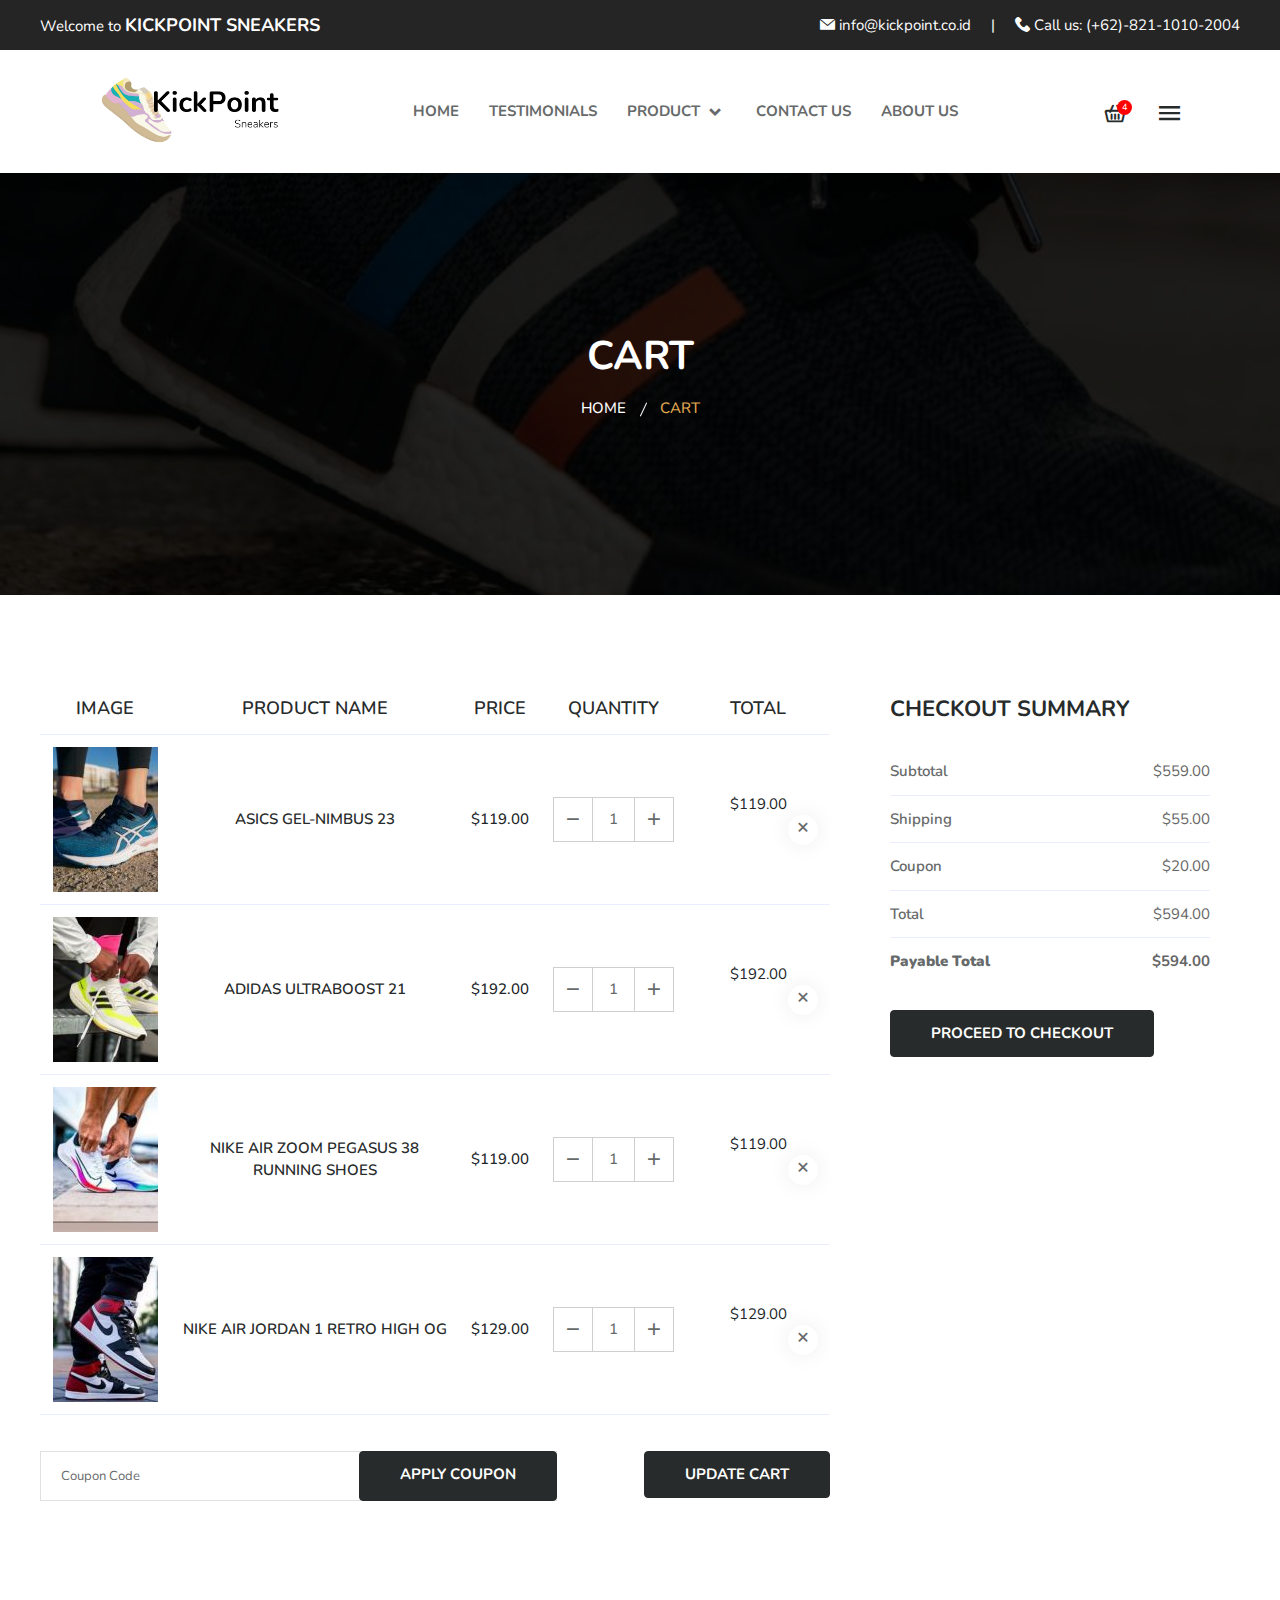
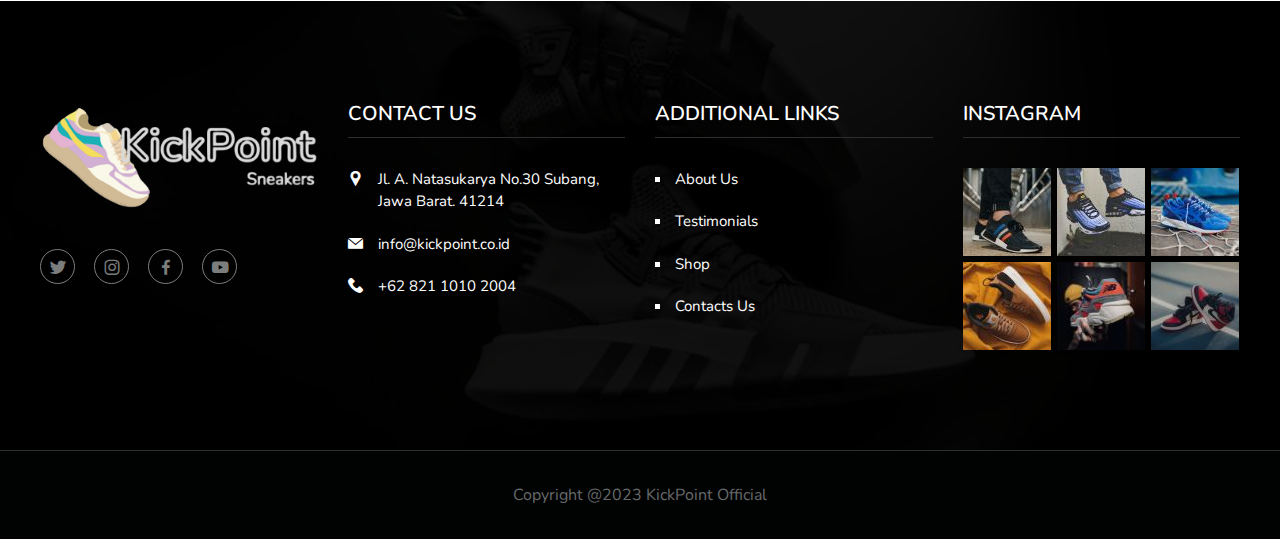
<file: cart.html>
<!doctype html>
<html lang="zxx">

<!-- Mirrored from templates.envytheme.com/vidnext/default/cart.html by HTTrack Website Copier/3.x [XR&CO'2014], Sun, 06 Dec 2020 15:00:26 GMT -->

<head>
	<!-- Required meta tags -->
	<meta charset="utf-8">
	<meta name="viewport" content="width=device-width, initial-scale=1, shrink-to-fit=no">

	<!-- Bootstrap CSS -->
	<link rel="stylesheet" href="assets/css/bootstrap.min.css">
	<!-- Owl Theme Default CSS -->
	<link rel="stylesheet" href="assets/css/owl.theme.default.min.css">
	<!-- Owl Carousel CSS -->
	<link rel="stylesheet" href="assets/css/owl.carousel.min.css">
	<!-- Owl Magnific CSS -->
	<link rel="stylesheet" href="assets/css/magnific-popup.css">
	<!-- Animate CSS -->
	<link rel="stylesheet" href="assets/css/animate.css">
	<!-- Boxicons CSS -->
	<link rel="stylesheet" href="assets/css/boxicons.min.css">
	<!-- Flaticon CSS -->
	<link rel="stylesheet" href="assets/css/flaticon.css">
	<!-- Meanmenu CSS -->
	<link rel="stylesheet" href="assets/css/meanmenu.css">
	<!-- Nice Select CSS -->
	<link rel="stylesheet" href="assets/css/nice-select.css">
	<!-- Odometer CSS-->
	<link rel="stylesheet" href="assets/css/odometer.css">
	<!-- Style CSS -->
	<link rel="stylesheet" href="assets/css/style.css">
	<!-- Responsive CSS -->
	<link rel="stylesheet" href="assets/css/responsive.css">

	<!-- Favicon -->
	<link rel="icon" type="image/png" href="assets/img/favicon.png">
	<!-- Title -->
	<title>KickPoint - Cart</title>

</head>

<body>
	<!-- Start Preloader Area -->
	<div class="loader-wrapper">
		<div class="loader"></div>
		<div class="loader-section section-left"></div>
		<div class="loader-section section-right"></div>
	</div>
	<!-- End Preloader Area -->

	<!-- Start Navbar Area -->
	<div class="navbar-area">
		<!-- Top Header Area Start -->
		<div class="top-header-area">
			<div class="container h-100">
				<div class="row h-100 align-items-center">
					<div class="col-5">
						<div class="top-header-content">
							<p>Welcome to <b>KickPoint Sneakers</b></p>
						</div>
					</div>
					<div class="col-7">
						<div class="top-header-content text-right">
							<p><i class="flaticon-email-1" aria-hidden="true"></i> info@kickpoint.co.id <span
									class="mx-2"></span> | <span class="mx-2"></span> <i class="flaticon-phone-call"
									aria-hidden="true"></i> Call us: (+62)-821-1010-2004</p>
						</div>
					</div>
				</div>
			</div>
		</div>
		<!-- Top Header Area End -->
		<!-- Menu For Mobile Device -->
		<div class="mobile-nav">
			<a href="index.html" class="logo">
				<img src="assets/img/Logo-KickPoint.png" alt="Image">
				<!-- <img src="assets/img/logo.png" alt="Logo"> -->
			</a>
		</div>

		<!-- Menu For Desktop Device -->
		<div class="main-nav">
			<div class="container-fluid">
				<nav class="navbar navbar-expand-md">
					<a class="navbar-brand" href="index.html">
						<img src="assets/img/Logo-KickPoint.png" width="180px" height="80px" alt="Image">
					</a>

					<div class="collapse navbar-collapse mean-menu">
						<ul class="navbar-nav m-auto">
							<li class="nav-item">
								<a href="index.html" class="nav-link">
									Home
								</a>

							</li>

							<li class="nav-item">
								<a href="testimonials.html" class="nav-link">Testimonials</a>
							</li>

							<li class="nav-item">
								<a href="#" class="nav-link">
									Product
									<i class="bx bx-chevron-down"></i>
								</a>

								<ul class="dropdown-menu">
									<li class="nav-item">
										<a href="shop.html" class="nav-link">Shop</a>
									</li>
									<li class="nav-item">
										<a href="cart.html" class="nav-link active">Cart</a>
									</li>
									<li class="nav-item">
										<a href="checkout.html" class="nav-link">Checkout</a>
									</li>
									<li class="nav-item">
										<a href="product-details.html" class="nav-link">Product Details</a>
									</li>
									<li class="nav-item">
										<a href="wishlist.html" class="nav-link">Wishlist</a>
									</li>
								</ul>
							</li>

							<li class="nav-item">
								<a href="contact.html" class="nav-link">Contact Us</a>
							</li>

							<li class="nav-item">
								<a href="about.html" class="nav-link">About Us</a>
							</li>
						</ul>

						<!-- Start Other Option -->
						<div class="others-option">
							<div class="cart-icon">
								<a href="cart.html">
									<i class="flaticon-shopping-cart"></i>
									<span>4</span>
								</a>
							</div>

							<div class="menu-icon">
								<a href="#" class="burger-menu">
									<i class="flaticon-menu-button"></i>
								</a>
							</div>
						</div>
						<!-- End Other Option -->
					</div>
				</nav>
			</div>
		</div>
	</div>
	<!-- End Navbar Area -->

	<!-- Sidebar Modal -->
	<div class="sidebar-modal">
		<div class="sidebar-modal-inner">
			<div class="sidebar-header">
				<div class="sidebar-logo">
					<img src="assets/img/Logo-KickPoint.png" alt="Image">
				</div>

				<span class="close-btn sidebar-modal-close-btn">
					<i class="bx bx-x"></i>
				</span>
			</div>

			<div class="sidebar-about">
				<div class="title">
					<p>We are Kick Point, a leading online destination for sneaker enthusiasts. With a passion for
						quality and style, we offer a premium selection of sneakers from renowned brands, delivering
						exceptional customer service and an unmatched shopping experience.</p>
				</div>
			</div>

			<div class="contact-us">
				<h2>Contact Us</h2>

				<ul>
					<li>
						<i class="flaticon-pin"></i>
						Jl. A. Natasukarya No.30 Subang, Jawa Barat. 41214
					</li>

					<li>
						<i class="flaticon-email-1"></i>
						<a href="mailto:info@kickpoint.co.id">info@kickpoint.co.id</a>
					</li>

					<li>
						<i class="flaticon-phone-call"></i>
						<a href="tel:+62 821 1010 2004">+62 821 1010 2004</a>
					</li>
				</ul>
			</div>

			<div class="sidebar-instagram-feed">
				<h2>Instagram</h2>

				<ul>
					<li>
						<a href="#">
							<img src="assets/img/instagram/1.jpg" alt="image">
						</a>
					</li>
					<li>
						<a href="#">
							<img src="assets/img/instagram/2.jpg" alt="image">
						</a>
					</li>
					<li>
						<a href="#">
							<img src="assets/img/instagram/3.jpg" alt="image">
						</a>
					</li>
					<li>
						<a href="#">
							<img src="assets/img/instagram/4.jpg" alt="image">
						</a>
					</li>
					<li>
						<a href="#">
							<img src="assets/img/instagram/5.jpg" alt="image">
						</a>
					</li>
					<li>
						<a href="#">
							<img src="assets/img/instagram/6.jpg" alt="image">
						</a>
					</li>
				</ul>
			</div>

			<div class="sidebar-follow-us">
				<h2>Sidebar Follow</h2>

				<ul class="social-wrap">
					<li>
						<a href="#" target="_blank">
							<i class="bx bxl-twitter"></i>
						</a>
					</li>
					<li>
						<a href="#" target="_blank">
							<i class="bx bxl-instagram"></i>
						</a>
					</li>
					<li>
						<a href="#" target="_blank">
							<i class="bx bxl-facebook"></i>
						</a>
					</li>
					<li>
						<a href="#" target="_blank">
							<i class="bx bxl-youtube"></i>
						</a>
					</li>
				</ul>
			</div>
		</div>
	</div>
	<!-- End Sidebar Modal -->

	<!-- Start Page Title Area -->
	<div class="page-title-area bg-8">
		<div class="container">
			<div class="page-title-content">
				<h2>Cart</h2>
				<ul>
					<li>
						<a href="index.html">
							Home
						</a>
					</li>

					<li class="active">Cart</li>
				</ul>
			</div>
		</div>
	</div>
	<!-- End Page Title Area -->

	<!-- Start Cart Area -->
	<section class="cart-area ptb-100">
		<div class="container">
			<div class="row">
				<div class="col-lg-8 col-md-12">
					<form>
						<div class="cart-wraps">
							<div class="cart-table table-responsive">
								<table class="table table-bordered">
									<thead>
										<tr>
											<th scope="col">Image</th>
											<th scope="col">Product Name</th>
											<th scope="col">Price</th>
											<th scope="col">Quantity</th>
											<th scope="col">Total</th>
										</tr>
									</thead>
									<tbody>
										<tr>
											<td class="product-thumbnail">
												<a href="#">
													<img src="assets/img/cart/1.jpg" alt="Image">
												</a>
											</td>

											<td class="product-name">
												<a href="#">Asics Gel-Nimbus 23</a>
											</td>

											<td class="product-price">
												<span class="unit-amount">$119.00</span>
											</td>

											<td class="product-quantity">
												<div class="input-counter">
													<span class="minus-btn">
														<i class='bx bx-minus'></i>
													</span>
													<input type="text" value="1">
													<span class="plus-btn">
														<i class='bx bx-plus'></i>
													</span>
												</div>
											</td>

											<td class="product-subtotal">
												<span class="subtotal-amount">$119.00</span>

												<a href="#" class="remove">
													<i class="bx bx-x"></i>
												</a>
											</td>
										</tr>

										<tr>
											<td class="product-thumbnail">
												<a href="#">
													<img src="assets/img/cart/2.jpg" alt="Image">
												</a>
											</td>

											<td class="product-name">
												<a href="#">Adidas Ultraboost 21</a>
											</td>

											<td class="product-price">
												<span class="unit-amount">$192.00</span>
											</td>

											<td class="product-quantity">
												<div class="input-counter">
													<span class="minus-btn">
														<i class='bx bx-minus'></i>
													</span>
													<input type="text" value="1">
													<span class="plus-btn">
														<i class='bx bx-plus'></i>
													</span>
												</div>
											</td>

											<td class="product-subtotal">
												<span class="subtotal-amount">$192.00</span>

												<a href="#" class="remove">
													<i class="bx bx-x"></i>
												</a>
											</td>
										</tr>

										<tr>
											<td class="product-thumbnail">
												<a href="#">
													<img src="assets/img/cart/3.jpg" alt="Image">
												</a>
											</td>

											<td class="product-name">
												<a href="#">Nike Air Zoom Pegasus 38 Running Shoes</a>
											</td>

											<td class="product-price">
												<span class="unit-amount">$119.00</span>
											</td>

											<td class="product-quantity">
												<div class="input-counter">
													<span class="minus-btn">
														<i class='bx bx-minus'></i>
													</span>
													<input type="text" value="1">
													<span class="plus-btn">
														<i class='bx bx-plus'></i>
													</span>
												</div>
											</td>

											<td class="product-subtotal">
												<span class="subtotal-amount">$119.00</span>

												<a href="#" class="remove">
													<i class="bx bx-x"></i>
												</a>
											</td>
										</tr>

										<tr>
											<td class="product-thumbnail">
												<a href="#">
													<img src="assets/img/cart/4.jpg" alt="Image">
												</a>
											</td>

											<td class="product-name">
												<a href="#">Nike Air Jordan 1 Retro High OG</a>
											</td>

											<td class="product-price">
												<span class="unit-amount">$129.00</span>
											</td>

											<td class="product-quantity">
												<div class="input-counter">
													<span class="minus-btn">
														<i class='bx bx-minus'></i>
													</span>
													<input type="text" value="1">
													<span class="plus-btn">
														<i class='bx bx-plus'></i>
													</span>
												</div>
											</td>

											<td class="product-subtotal">
												<span class="subtotal-amount">$129.00</span>

												<a href="#" class="remove">
													<i class="bx bx-x"></i>
												</a>
											</td>
										</tr>
									</tbody>
								</table>
							</div>

							<div class="coupon-cart">
								<div class="row">
									<div class="col-lg-8 col-sm-7">
										<div class="form-group mb-0">
											<input type="text" class="form-control" placeholder="Coupon Code">

											<a href="#" class="default-btn two">Apply Coupon</a>
										</div>
									</div>

									<div class="col-lg-4 col-sm-5 text-right">
										<a href="#" class=" default-btn two">
											Update Cart
										</a>
									</div>
								</div>
							</div>
						</div>
					</form>
				</div>

				<div class="col-lg-4">
					<div class="cart-totals">
						<h3>Checkout Summary</h3>
						<ul>
							<li>Subtotal <span>$559.00</span></li>
							<li>Shipping <span>$55.00</span></li>
							<li>Coupon <span>$20.00</span></li>
							<li>Total <span>$594.00</span></li>
							<li><b>Payable Total</b> <span><b>$594.00</b></span></li>
						</ul>

						<a href="checkout.html" class="default-btn two">
							Proceed to Checkout
						</a>
					</div>
				</div>
			</div>
		</div>
	</section>
	<!-- End Cart Area -->

	<!-- Start Footer Area -->
	<footer class="footer-top-area pt-100 pb-70">
		<div class="container">
			<div class="row">
				<div class="col-lg-3 col-md-6">
					<div class="single-widget">
						<img src="assets/img/KickPoint-removebg.png" alt="Image">

						<ul class="social-wrap">
							<li>
								<a href="#" target="_blank">
									<i class="bx bxl-twitter"></i>
								</a>
							</li>

							<li>
								<a href="#" target="_blank">
									<i class="bx bxl-instagram"></i>
								</a>
							</li>

							<li>
								<a href="#" target="_blank">
									<i class="bx bxl-facebook"></i>
								</a>
							</li>

							<li>
								<a href="#" target="_blank">
									<i class="bx bxl-youtube"></i>
								</a>
							</li>
						</ul>
					</div>
				</div>

				<div class="col-lg-3 col-md-6">
					<div class="single-widget">
						<h3>Contact Us</h3>

						<ul class="address">
							<li>
								<i class="flaticon-pin"></i>
								Jl. A. Natasukarya No.30 Subang, Jawa Barat. 41214
							</li>

							<li>
								<i class="flaticon-email-1"></i>
								<a href="mailto:info@kickpoint.co.id">
									info@kickpoint.co.id
								</a>
							</li>

							<li>
								<i class="flaticon-phone-call"></i>
								<a href="tel:+62-821-1010-2004">
									+62 821 1010 2004
								</a>
							</li>
						</ul>
					</div>
				</div>

				<div class="col-lg-3 col-md-6">
					<div class="single-widget">
						<h3>Additional Links</h3>

						<ul class="additional-link">
							<li>
								<a href="about.html">About Us</a>
							</li>
							<li>
								<a href="testimonials.html">Testimonials</a>
							</li>
							<li>
								<a href="shop.html">Shop</a>
							</li>
							<li>
								<a href="contact.html">Contacts Us</a>
							</li>
						</ul>
					</div>
				</div>

				<div class="col-lg-3 col-md-6">
					<div class="single-widget">
						<h3>Instagram</h3>

						<ul class="instagram">
							<li>
								<a href="#">
									<img src="assets/img/instagram/1.jpg" alt="Image">
								</a>
							</li>
							<li>
								<a href="#">
									<img src="assets/img/instagram/2.jpg" alt="Image">
								</a>
							</li>
							<li class="mr-0">
								<a href="#">
									<img src="assets/img/instagram/3.jpg" alt="Image">
								</a>
							</li>
							<li class="mb-0">
								<a href="#">
									<img src="assets/img/instagram/4.jpg" alt="Image">
								</a>
							</li>
							<li class="mb-0">
								<a href="#">
									<img src="assets/img/instagram/5.jpg" alt="Image">
								</a>
							</li>
							<li class="mr-0 mb-0">
								<a href="#">
									<img src="assets/img/instagram/6.jpg" alt="Image">
								</a>
							</li>
						</ul>
					</div>
				</div>
			</div>
		</div>
	</footer>
	<!-- End Footer Area -->

	<!-- Start Footer Bottom Area -->
	<footer class="footer-bottom-area">
		<div class="container">
			<div class="copyright-wrap">
				<p>Copyright @2023 KickPoint Official</a>
				</p>
			</div>
		</div>
	</footer>
	<!-- End Footer Bottom Area -->

	<!-- Start Go Top Area -->
	<div class="go-top">
		<i class='bx bx-chevrons-up'></i>
		<i class='bx bx-chevrons-up'></i>
	</div>
	<!-- End Go Top Area -->


	<!-- Jquery-3.5.1.Slim.Min.JS -->
	<script src="assets/js/jquery-3.5.1.slim.min.js"></script>
	<!-- Popper JS -->
	<script src="assets/js/popper.min.js"></script>
	<!-- Bootstrap JS -->
	<script src="assets/js/bootstrap.min.js"></script>
	<!-- Meanmenu JS -->
	<script src="assets/js/jquery.meanmenu.js"></script>
	<!-- Wow JS -->
	<script src="assets/js/wow.min.js"></script>
	<!-- Owl Carousel JS -->
	<script src="assets/js/owl.carousel.js"></script>
	<!-- Carousel Thumbs JS -->
	<script src="assets/js/carousel-thumbs.js"></script>
	<!-- Owl Magnific JS -->
	<script src="assets/js/jquery.magnific-popup.min.js"></script>
	<!-- Nice Select JS -->
	<script src="assets/js/jquery.nice-select.min.js"></script>
	<!-- Parallax JS -->
	<script src="assets/js/parallax.min.js"></script>
	<!-- Mixitup JS -->
	<script src="assets/js/jquery.mixitup.min.js"></script>
	<!-- Appear JS -->
	<script src="assets/js/jquery.appear.js"></script>
	<!-- Odometer JS -->
	<script src="assets/js/odometer.min.js"></script>
	<!-- Form Validator JS -->
	<script src="assets/js/form-validator.min.js"></script>
	<!-- Contact JS -->
	<script src="assets/js/contact-form-script.js"></script>
	<!-- Ajaxchimp JS -->
	<script src="assets/js/jquery.ajaxchimp.min.js"></script>
	<!-- Custom JS -->
	<script src="assets/js/custom.js"></script>
</body>

<!-- Mirrored from templates.envytheme.com/vidnext/default/cart.html by HTTrack Website Copier/3.x [XR&CO'2014], Sun, 06 Dec 2020 15:00:28 GMT -->

</html>
</file>
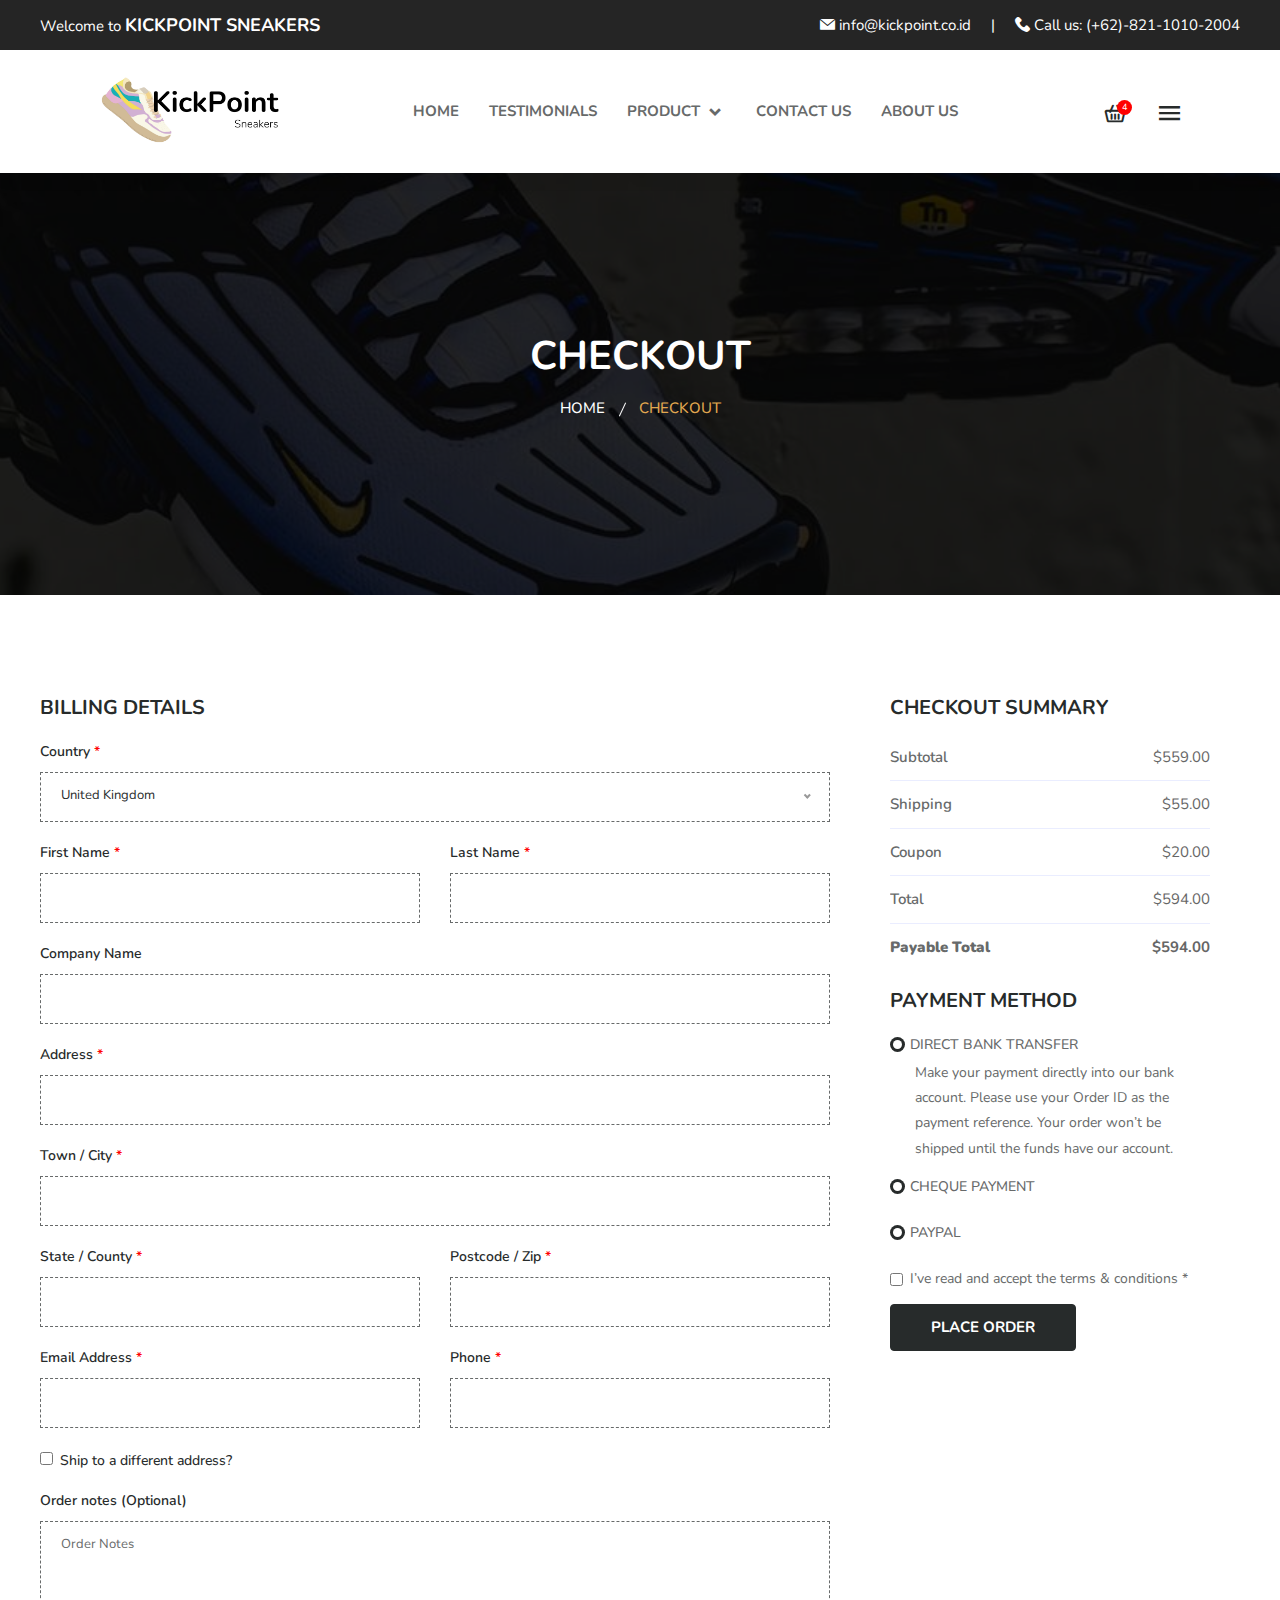
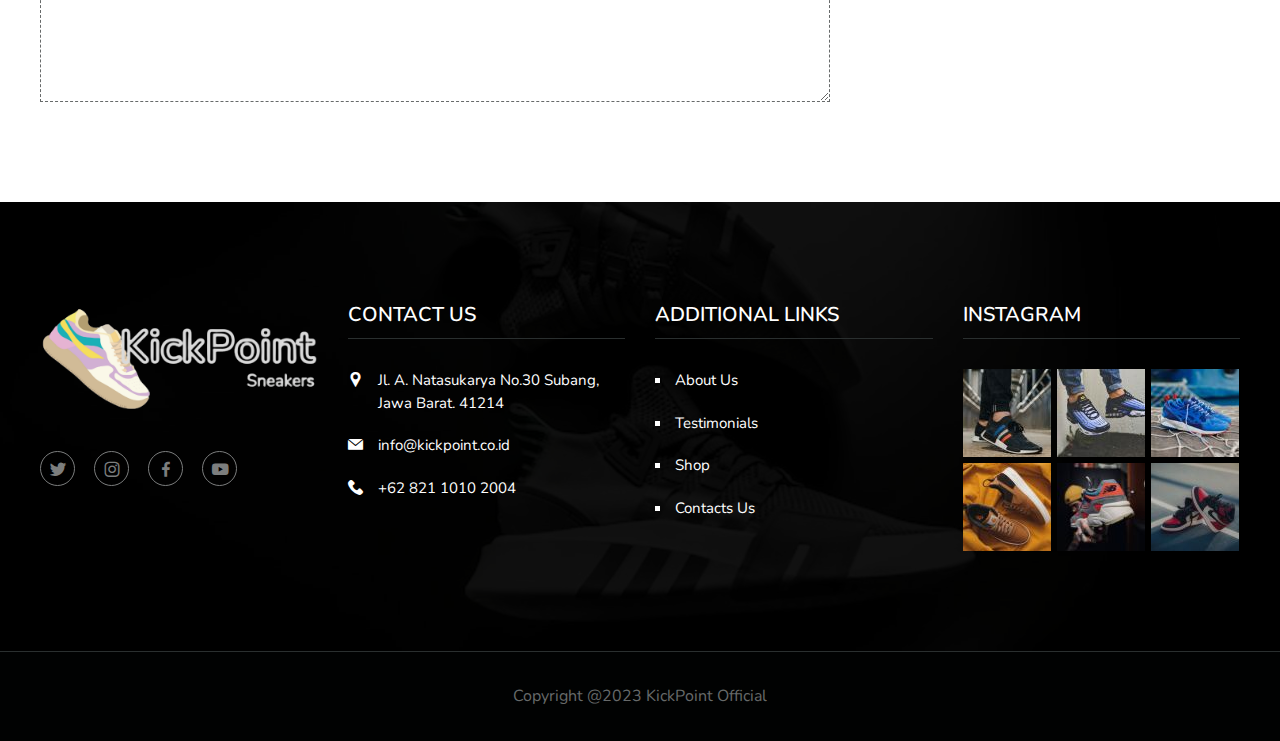
<file: checkout.html>
<!doctype html>
<html lang="zxx">

<!-- Mirrored from templates.envytheme.com/vidnext/default/checkout.html by HTTrack Website Copier/3.x [XR&CO'2014], Sun, 06 Dec 2020 15:00:28 GMT -->

<head>
	<!-- Required meta tags -->
	<meta charset="utf-8">
	<meta name="viewport" content="width=device-width, initial-scale=1, shrink-to-fit=no">

	<!-- Bootstrap CSS -->
	<link rel="stylesheet" href="assets/css/bootstrap.min.css">
	<!-- Owl Theme Default CSS -->
	<link rel="stylesheet" href="assets/css/owl.theme.default.min.css">
	<!-- Owl Carousel CSS -->
	<link rel="stylesheet" href="assets/css/owl.carousel.min.css">
	<!-- Owl Magnific CSS -->
	<link rel="stylesheet" href="assets/css/magnific-popup.css">
	<!-- Animate CSS -->
	<link rel="stylesheet" href="assets/css/animate.css">
	<!-- Boxicons CSS -->
	<link rel="stylesheet" href="assets/css/boxicons.min.css">
	<!-- Flaticon CSS -->
	<link rel="stylesheet" href="assets/css/flaticon.css">
	<!-- Meanmenu CSS -->
	<link rel="stylesheet" href="assets/css/meanmenu.css">
	<!-- Nice Select CSS -->
	<link rel="stylesheet" href="assets/css/nice-select.css">
	<!-- Odometer CSS-->
	<link rel="stylesheet" href="assets/css/odometer.css">
	<!-- Style CSS -->
	<link rel="stylesheet" href="assets/css/style.css">
	<!-- Responsive CSS -->
	<link rel="stylesheet" href="assets/css/responsive.css">

	<!-- Favicon -->
	<link rel="icon" type="image/png" href="assets/img/favicon.png">
	<!-- Title -->
	<title>KickPoint - Checkout</title>

</head>

<body>
	<!-- Start Preloader Area -->
	<div class="loader-wrapper">
		<div class="loader"></div>
		<div class="loader-section section-left"></div>
		<div class="loader-section section-right"></div>
	</div>
	<!-- End Preloader Area -->

	<!-- Start Navbar Area -->
	<div class="navbar-area">
		<!-- Top Header Area Start -->
		<div class="top-header-area">
			<div class="container h-100">
				<div class="row h-100 align-items-center">
					<div class="col-5">
						<div class="top-header-content">
							<p>Welcome to <b>KickPoint Sneakers</b></p>
						</div>
					</div>
					<div class="col-7">
						<div class="top-header-content text-right">
							<p><i class="flaticon-email-1" aria-hidden="true"></i> info@kickpoint.co.id <span
									class="mx-2"></span> | <span class="mx-2"></span> <i class="flaticon-phone-call"
									aria-hidden="true"></i> Call us: (+62)-821-1010-2004</p>
						</div>
					</div>
				</div>
			</div>
		</div>
		<!-- Top Header Area End -->
		<!-- Menu For Mobile Device -->
		<div class="mobile-nav">
			<a href="index.html" class="logo">
				<img src="assets/img/Logo-KickPoint.png" alt="Image">
				<!-- <img src="assets/img/logo.png" alt="Logo"> -->
			</a>
		</div>

		<!-- Menu For Desktop Device -->
		<div class="main-nav">
			<div class="container-fluid">
				<nav class="navbar navbar-expand-md">
					<a class="navbar-brand" href="index.html">
						<img src="assets/img/Logo-KickPoint.png" width="180px" height="80px" alt="Image">
					</a>

					<div class="collapse navbar-collapse mean-menu">
						<ul class="navbar-nav m-auto">
							<li class="nav-item">
								<a href="index.html" class="nav-link">
									Home
								</a>

							</li>

							<li class="nav-item">
								<a href="testimonials.html" class="nav-link">Testimonials</a>
							</li>

							<li class="nav-item">
								<a href="#" class="nav-link">
									Product
									<i class="bx bx-chevron-down"></i>
								</a>

								<ul class="dropdown-menu">
									<li class="nav-item">
										<a href="shop.html" class="nav-link">Shop</a>
									</li>
									<li class="nav-item">
										<a href="cart.html" class="nav-link">Cart</a>
									</li>
									<li class="nav-item">
										<a href="checkout.html" class="nav-link active">Checkout</a>
									</li>
									<li class="nav-item">
										<a href="product-details.html" class="nav-link">Product Details</a>
									</li>
									<li class="nav-item">
										<a href="wishlist.html" class="nav-link">Wishlist</a>
									</li>
								</ul>
							</li>

							<li class="nav-item">
								<a href="contact.html" class="nav-link">Contact Us</a>
							</li>

							<li class="nav-item">
								<a href="about.html" class="nav-link">About Us</a>
							</li>
						</ul>

						<!-- Start Other Option -->
						<div class="others-option">
							<div class="cart-icon">
								<a href="cart.html">
									<i class="flaticon-shopping-cart"></i>
									<span>4</span>
								</a>
							</div>

							<div class="menu-icon">
								<a href="#" class="burger-menu">
									<i class="flaticon-menu-button"></i>
								</a>
							</div>
						</div>
						<!-- End Other Option -->
					</div>
				</nav>
			</div>
		</div>
	</div>
	<!-- End Navbar Area -->

	<!-- Sidebar Modal -->
	<div class="sidebar-modal">
		<div class="sidebar-modal-inner">
			<div class="sidebar-header">
				<div class="sidebar-logo">
					<img src="assets/img/Logo-KickPoint.png" alt="Image">
				</div>

				<span class="close-btn sidebar-modal-close-btn">
					<i class="bx bx-x"></i>
				</span>
			</div>

			<div class="sidebar-about">
				<div class="title">
					<p>We are Kick Point, a leading online destination for sneaker enthusiasts. With a passion for
						quality and style, we offer a premium selection of sneakers from renowned brands, delivering
						exceptional customer service and an unmatched shopping experience.</p>
				</div>
			</div>

			<div class="contact-us">
				<h2>Contact Us</h2>

				<ul>
					<li>
						<i class="flaticon-pin"></i>
						Jl. A. Natasukarya No.30 Subang, Jawa Barat. 41214
					</li>

					<li>
						<i class="flaticon-email-1"></i>
						<a href="mailto:info@kickpoint.co.id">info@kickpoint.co.id</a>
					</li>

					<li>
						<i class="flaticon-phone-call"></i>
						<a href="tel:+62 821 1010 2004">+62 821 1010 2004</a>
					</li>
				</ul>
			</div>

			<div class="sidebar-instagram-feed">
				<h2>Instagram</h2>

				<ul>
					<li>
						<a href="#">
							<img src="assets/img/instagram/1.jpg" alt="image">
						</a>
					</li>
					<li>
						<a href="#">
							<img src="assets/img/instagram/2.jpg" alt="image">
						</a>
					</li>
					<li>
						<a href="#">
							<img src="assets/img/instagram/3.jpg" alt="image">
						</a>
					</li>
					<li>
						<a href="#">
							<img src="assets/img/instagram/4.jpg" alt="image">
						</a>
					</li>
					<li>
						<a href="#">
							<img src="assets/img/instagram/5.jpg" alt="image">
						</a>
					</li>
					<li>
						<a href="#">
							<img src="assets/img/instagram/6.jpg" alt="image">
						</a>
					</li>
				</ul>
			</div>

			<div class="sidebar-follow-us">
				<h2>Sidebar Follow</h2>

				<ul class="social-wrap">
					<li>
						<a href="#" target="_blank">
							<i class="bx bxl-twitter"></i>
						</a>
					</li>
					<li>
						<a href="#" target="_blank">
							<i class="bx bxl-instagram"></i>
						</a>
					</li>
					<li>
						<a href="#" target="_blank">
							<i class="bx bxl-facebook"></i>
						</a>
					</li>
					<li>
						<a href="#" target="_blank">
							<i class="bx bxl-youtube"></i>
						</a>
					</li>
				</ul>
			</div>
		</div>
	</div>
	<!-- End Sidebar Modal -->

	<!-- Start Page Title Area -->
	<div class="page-title-area bg-7">
		<div class="container">
			<div class="page-title-content">
				<h2>Checkout</h2>
				<ul>
					<li>
						<a href="index.html">
							Home
						</a>
					</li>

					<li class="active">Checkout</li>
				</ul>
			</div>
		</div>
	</div>
	<!-- End Page Title Area -->

	<!-- START CHECKOUT AREA -->
	<section class="checkout-area ptb-100">
		<div class="container">
			<form>
				<div class="row">
					<div class="col-lg-8 col-md-12">
						<div class="billing-details">
							<h3 class="title">Billing Details</h3>

							<div class="row">
								<div class="col-lg-12 col-md-12">
									<div class="form-group">
										<label>Country <span class="required">*</span></label>

										<div class="select-box">
											<select class="form-control">
												<option value="5">United Kingdom</option>
												<option value="1">China</option>
												<option value="2">United Arab Emirates</option>
												<option value="0">Germany</option>
												<option value="3">France</option>
												<option value="4">Japan</option>
											</select>
										</div>
									</div>
								</div>

								<div class="col-lg-6 col-md-6">
									<div class="form-group">
										<label>First Name <span class="required">*</span></label>
										<input type="text" class="form-control">
									</div>
								</div>

								<div class="col-lg-6 col-md-6">
									<div class="form-group">
										<label>Last Name <span class="required">*</span></label>
										<input type="text" class="form-control">
									</div>
								</div>

								<div class="col-lg-12 col-md-12">
									<div class="form-group">
										<label>Company Name</label>
										<input type="text" class="form-control">
									</div>
								</div>

								<div class="col-lg-12 col-md-6">
									<div class="form-group">
										<label>Address <span class="required">*</span></label>
										<input type="text" class="form-control">
									</div>
								</div>

								<div class="col-lg-12 col-md-6">
									<div class="form-group">
										<label>Town / City <span class="required">*</span></label>
										<input type="text" class="form-control">
									</div>
								</div>

								<div class="col-lg-6 col-md-6">
									<div class="form-group">
										<label>State / County <span class="required">*</span></label>
										<input type="text" class="form-control">
									</div>
								</div>

								<div class="col-lg-6 col-md-6">
									<div class="form-group">
										<label>Postcode / Zip <span class="required">*</span></label>
										<input type="text" class="form-control">
									</div>
								</div>

								<div class="col-lg-6 col-md-6">
									<div class="form-group">
										<label>Email Address <span class="required">*</span></label>
										<input type="email" class="form-control">
									</div>
								</div>

								<div class="col-lg-6 col-md-6">
									<div class="form-group">
										<label>Phone <span class="required">*</span></label>
										<input type="text" class="form-control">
									</div>
								</div>

								<div class="col-lg-12 col-md-12">
									<div class="form-check">
										<input type="checkbox" class="form-check-input" id="ship-different-address">
										<label class="form-check-label" for="ship-different-address">Ship to a different
											address?</label>
									</div>
								</div>

								<div class="col-lg-12 col-md-12">
									<div class="form-group">
										<label>Order notes (Optional)</label>
										<textarea name="notes" id="notes" cols="30" rows="8" placeholder="Order Notes"
											class="form-control"></textarea>
									</div>
								</div>
							</div>
						</div>
					</div>

					<div class="col-lg-4 col-md-12">
						<div class="order-details">
							<div class="cart-totals">
								<h3>Checkout Summary</h3>
								<ul>
									<li>Subtotal <span>$559.00</span></li>
									<li>Shipping <span>$55.00</span></li>
									<li>Coupon <span>$20.00</span></li>
									<li>Total <span>$594.00</span></li>
									<li><b>Payable Total</b> <span><b>$594.00</b></span></li>
								</ul>
							</div>


							<div class="faq-accordion">
								<ul class="accordion">
									<li>
										<h3>Payment method</h3>
									</li>
									<li class="accordion-item active">
										<a class="accordion-title" href="javascript:void(0)">
											Direct Bank Transfer
										</a>

										<p class="accordion-content show">
											Make your payment directly into our bank account. Please use your Order ID
											as the payment reference. Your order won’t be shipped until the funds have
											our account.
										</p>
									</li>

									<li class="accordion-item">
										<a class="accordion-title" href="javascript:void(0)">
											Cheque Payment
										</a>

										<p class="accordion-content">
											Please send your cheque to Store Name, Store Street, Store Town, Store State
											/ County, Store Postcode.
										</p>
									</li>

									<li class="accordion-item">
										<a class="accordion-title" href="javascript:void(0)">
											Paypal
										</a>

										<p class="accordion-content">
											Pay via PayPal; you can pay with your credit card if you don’t have a PayPal
											account.
										</p>
									</li>
									<li class="accordion-item">
										<div class="form-check">
											<input type="checkbox" class="form-check-input"
												id="ship-differents-address">
											<label class="form-check-label" for="ship-different-address">I’ve read and
												accept the terms & conditions *</label>
										</div>
									</li>
									<li class="place-order">
										<a href="#" class="default-btn two">
											Place Order
										</a>
									</li>
								</ul>
							</div>
						</div>
					</div>
				</div>
			</form>
		</div>
	</section>
	<!-- END CHECKOUT AREA -->

	<!-- Start Footer Area -->
	<footer class="footer-top-area pt-100 pb-70">
		<div class="container">
			<div class="row">
				<div class="col-lg-3 col-md-6">
					<div class="single-widget">
						<img src="assets/img/KickPoint-removebg.png" alt="Image">

						<ul class="social-wrap">
							<li>
								<a href="#" target="_blank">
									<i class="bx bxl-twitter"></i>
								</a>
							</li>

							<li>
								<a href="#" target="_blank">
									<i class="bx bxl-instagram"></i>
								</a>
							</li>

							<li>
								<a href="#" target="_blank">
									<i class="bx bxl-facebook"></i>
								</a>
							</li>

							<li>
								<a href="#" target="_blank">
									<i class="bx bxl-youtube"></i>
								</a>
							</li>
						</ul>
					</div>
				</div>

				<div class="col-lg-3 col-md-6">
					<div class="single-widget">
						<h3>Contact Us</h3>

						<ul class="address">
							<li>
								<i class="flaticon-pin"></i>
								Jl. A. Natasukarya No.30 Subang, Jawa Barat. 41214
							</li>

							<li>
								<i class="flaticon-email-1"></i>
								<a href="mailto:info@kickpoint.co.id">
									info@kickpoint.co.id
								</a>
							</li>

							<li>
								<i class="flaticon-phone-call"></i>
								<a href="tel:+62-821-1010-2004">
									+62 821 1010 2004
								</a>
							</li>
						</ul>
					</div>
				</div>

				<div class="col-lg-3 col-md-6">
					<div class="single-widget">
						<h3>Additional Links</h3>

						<ul class="additional-link">
							<li>
								<a href="about.html">About Us</a>
							</li>
							<li>
								<a href="testimonials.html">Testimonials</a>
							</li>
							<li>
								<a href="shop.html">Shop</a>
							</li>
							<li>
								<a href="contact.html">Contacts Us</a>
							</li>
						</ul>
					</div>
				</div>

				<div class="col-lg-3 col-md-6">
					<div class="single-widget">
						<h3>Instagram</h3>

						<ul class="instagram">
							<li>
								<a href="#">
									<img src="assets/img/instagram/1.jpg" alt="Image">
								</a>
							</li>
							<li>
								<a href="#">
									<img src="assets/img/instagram/2.jpg" alt="Image">
								</a>
							</li>
							<li class="mr-0">
								<a href="#">
									<img src="assets/img/instagram/3.jpg" alt="Image">
								</a>
							</li>
							<li class="mb-0">
								<a href="#">
									<img src="assets/img/instagram/4.jpg" alt="Image">
								</a>
							</li>
							<li class="mb-0">
								<a href="#">
									<img src="assets/img/instagram/5.jpg" alt="Image">
								</a>
							</li>
							<li class="mr-0 mb-0">
								<a href="#">
									<img src="assets/img/instagram/6.jpg" alt="Image">
								</a>
							</li>
						</ul>
					</div>
				</div>
			</div>
		</div>
	</footer>
	<!-- End Footer Area -->

	<!-- Start Footer Bottom Area -->
	<footer class="footer-bottom-area">
		<div class="container">
			<div class="copyright-wrap">
				<p>Copyright @2023 KickPoint Official</a>
				</p>
			</div>
		</div>
	</footer>
	<!-- End Footer Bottom Area -->

	<!-- Start Go Top Area -->
	<div class="go-top">
		<i class='bx bx-chevrons-up'></i>
		<i class='bx bx-chevrons-up'></i>
	</div>
	<!-- End Go Top Area -->


	<!-- Jquery-3.5.1.Slim.Min.JS -->
	<script src="assets/js/jquery-3.5.1.slim.min.js"></script>
	<!-- Popper JS -->
	<script src="assets/js/popper.min.js"></script>
	<!-- Bootstrap JS -->
	<script src="assets/js/bootstrap.min.js"></script>
	<!-- Meanmenu JS -->
	<script src="assets/js/jquery.meanmenu.js"></script>
	<!-- Wow JS -->
	<script src="assets/js/wow.min.js"></script>
	<!-- Owl Carousel JS -->
	<script src="assets/js/owl.carousel.js"></script>
	<!-- Carousel Thumbs JS -->
	<script src="assets/js/carousel-thumbs.js"></script>
	<!-- Owl Magnific JS -->
	<script src="assets/js/jquery.magnific-popup.min.js"></script>
	<!-- Nice Select JS -->
	<script src="assets/js/jquery.nice-select.min.js"></script>
	<!-- Parallax JS -->
	<script src="assets/js/parallax.min.js"></script>
	<!-- Mixitup JS -->
	<script src="assets/js/jquery.mixitup.min.js"></script>
	<!-- Appear JS -->
	<script src="assets/js/jquery.appear.js"></script>
	<!-- Odometer JS -->
	<script src="assets/js/odometer.min.js"></script>
	<!-- Form Validator JS -->
	<script src="assets/js/form-validator.min.js"></script>
	<!-- Contact JS -->
	<script src="assets/js/contact-form-script.js"></script>
	<!-- Ajaxchimp JS -->
	<script src="assets/js/jquery.ajaxchimp.min.js"></script>
	<!-- Custom JS -->
	<script src="assets/js/custom.js"></script>
</body>

<!-- Mirrored from templates.envytheme.com/vidnext/default/checkout.html by HTTrack Website Copier/3.x [XR&CO'2014], Sun, 06 Dec 2020 15:00:28 GMT -->

</html>
</file>
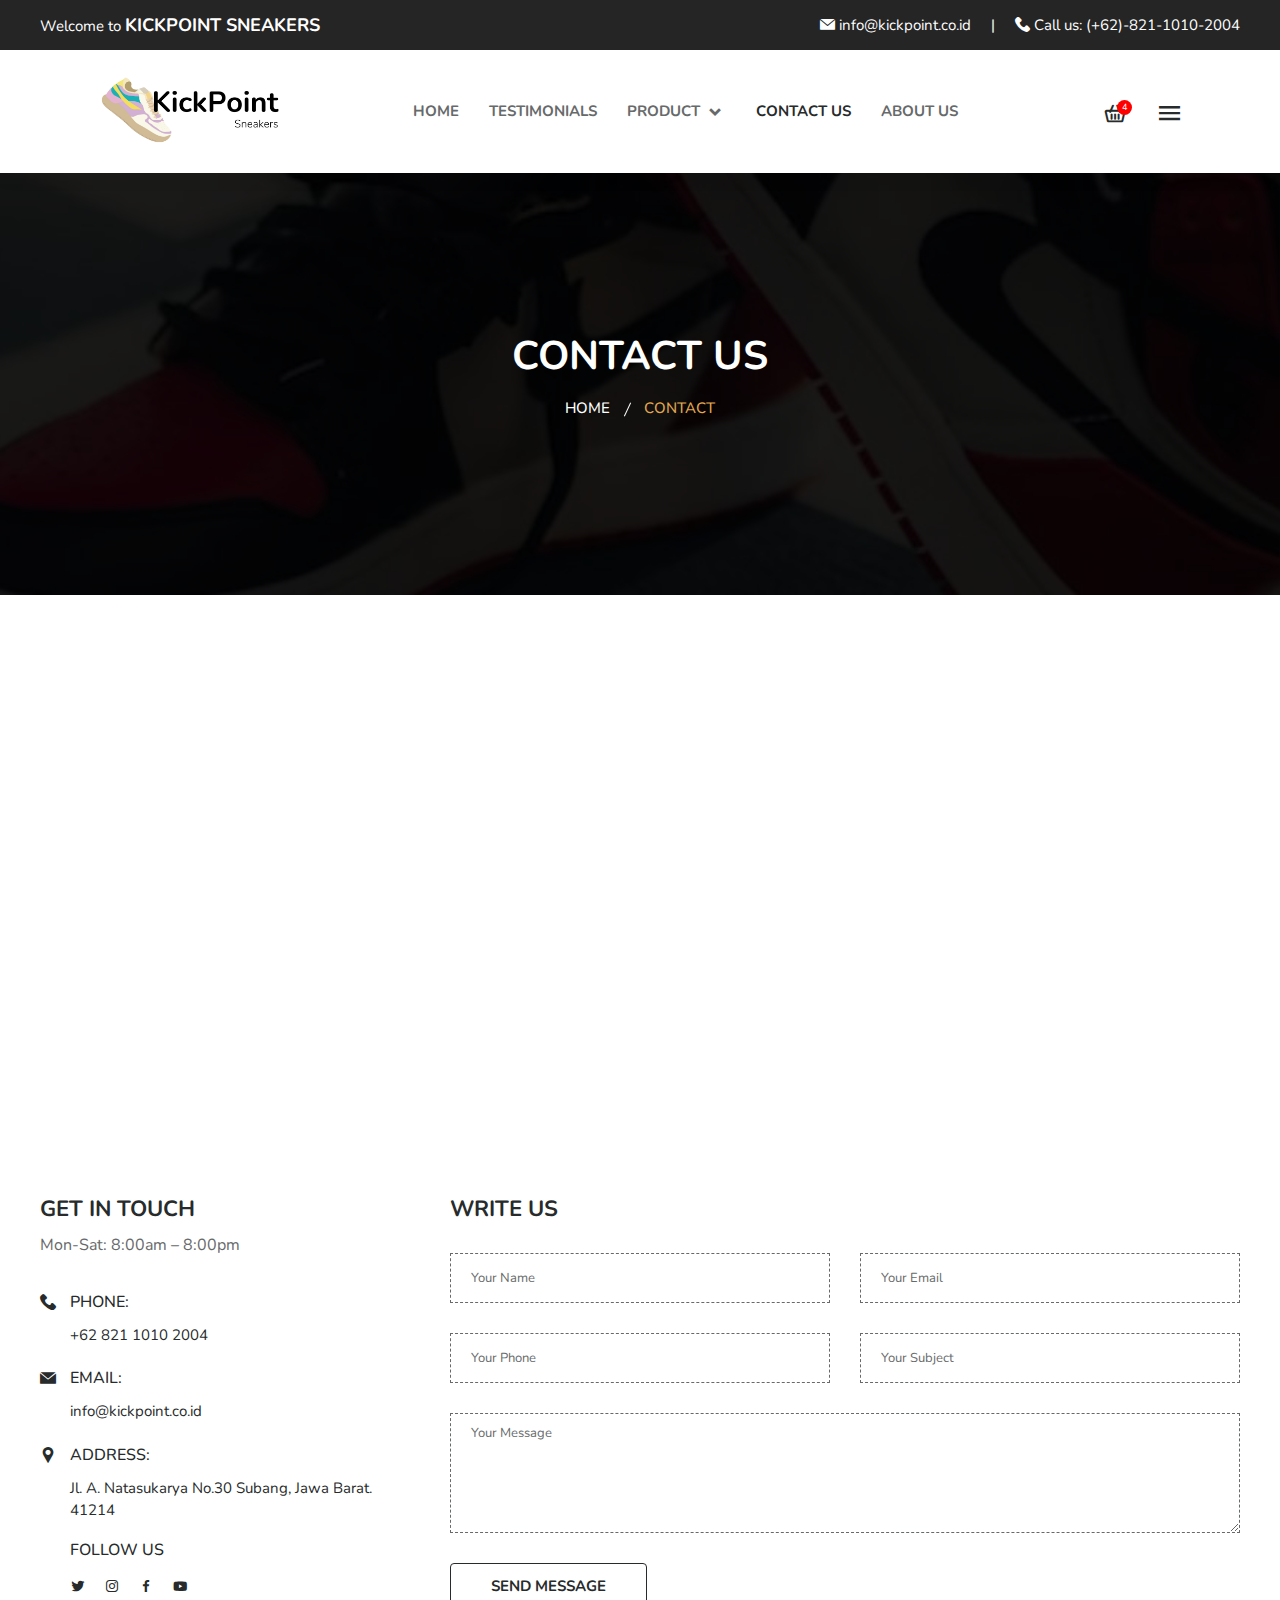
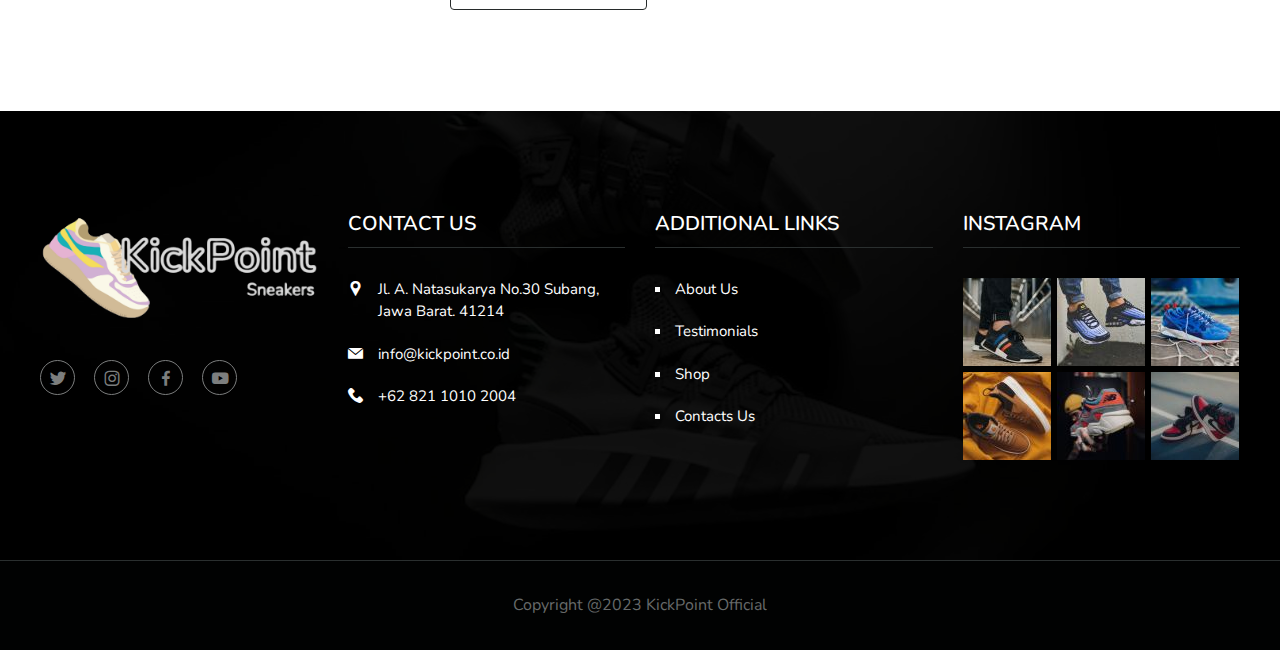
<file: contact.html>
<!doctype html>
<html lang="zxx">

<!-- Mirrored from templates.envytheme.com/vidnext/default/contact.html by HTTrack Website Copier/3.x [XR&CO'2014], Sun, 06 Dec 2020 15:00:36 GMT -->

<head>
	<!-- Required meta tags -->
	<meta charset="utf-8">
	<meta name="viewport" content="width=device-width, initial-scale=1, shrink-to-fit=no">

	<!-- Bootstrap CSS -->
	<link rel="stylesheet" href="assets/css/bootstrap.min.css">
	<!-- Owl Theme Default CSS -->
	<link rel="stylesheet" href="assets/css/owl.theme.default.min.css">
	<!-- Owl Carousel CSS -->
	<link rel="stylesheet" href="assets/css/owl.carousel.min.css">
	<!-- Owl Magnific CSS -->
	<link rel="stylesheet" href="assets/css/magnific-popup.css">
	<!-- Animate CSS -->
	<link rel="stylesheet" href="assets/css/animate.css">
	<!-- Boxicons CSS -->
	<link rel="stylesheet" href="assets/css/boxicons.min.css">
	<!-- Flaticon CSS -->
	<link rel="stylesheet" href="assets/css/flaticon.css">
	<!-- Meanmenu CSS -->
	<link rel="stylesheet" href="assets/css/meanmenu.css">
	<!-- Nice Select CSS -->
	<link rel="stylesheet" href="assets/css/nice-select.css">
	<!-- Odometer CSS-->
	<link rel="stylesheet" href="assets/css/odometer.css">
	<!-- Style CSS -->
	<link rel="stylesheet" href="assets/css/style.css">
	<!-- Responsive CSS -->
	<link rel="stylesheet" href="assets/css/responsive.css">

	<!-- Favicon -->
	<link rel="icon" type="image/png" href="assets/img/favicon.png">
	<!-- Title -->
	<title>KickPoint - Contact Us</title>

</head>

<body>
	<!-- Start Preloader Area -->
	<div class="loader-wrapper">
		<div class="loader"></div>
		<div class="loader-section section-left"></div>
		<div class="loader-section section-right"></div>
	</div>
	<!-- End Preloader Area -->

	<!-- Start Navbar Area -->
	<div class="navbar-area">
		<!-- Top Header Area Start -->
		<div class="top-header-area">
			<div class="container h-100">
				<div class="row h-100 align-items-center">
					<div class="col-5">
						<div class="top-header-content">
							<p>Welcome to <b>KickPoint Sneakers</b></p>
						</div>
					</div>
					<div class="col-7">
						<div class="top-header-content text-right">
							<p><i class="flaticon-email-1" aria-hidden="true"></i> info@kickpoint.co.id <span
									class="mx-2"></span> | <span class="mx-2"></span> <i class="flaticon-phone-call"
									aria-hidden="true"></i> Call us: (+62)-821-1010-2004</p>
						</div>
					</div>
				</div>
			</div>
		</div>
		<!-- Top Header Area End -->
		<!-- Menu For Mobile Device -->
		<div class="mobile-nav">
			<a href="index.html" class="logo">
				<img src="assets/img/Logo-KickPoint.png" alt="Image">
				<!-- <img src="assets/img/logo.png" alt="Logo"> -->
			</a>
		</div>

		<!-- Menu For Desktop Device -->
		<div class="main-nav">
			<div class="container-fluid">
				<nav class="navbar navbar-expand-md">
					<a class="navbar-brand" href="index.html">
						<img src="assets/img/Logo-KickPoint.png" width="180px" height="80px" alt="Image">
					</a>

					<div class="collapse navbar-collapse mean-menu">
						<ul class="navbar-nav m-auto">
							<li class="nav-item">
								<a href="index.html" class="nav-link">
									Home
								</a>

							</li>

							<li class="nav-item">
								<a href="testimonials.html" class="nav-link">Testimonials</a>
							</li>

							<li class="nav-item">
								<a href="#" class="nav-link">
									Product
									<i class="bx bx-chevron-down"></i>
								</a>

								<ul class="dropdown-menu">
									<li class="nav-item">
										<a href="shop.html" class="nav-link">Shop</a>
									</li>
									<li class="nav-item">
										<a href="cart.html" class="nav-link">Cart</a>
									</li>
									<li class="nav-item">
										<a href="checkout.html" class="nav-link">Checkout</a>
									</li>
									<li class="nav-item">
										<a href="product-details.html" class="nav-link">Product Details</a>
									</li>
									<li class="nav-item">
										<a href="wishlist.html" class="nav-link">Wishlist</a>
									</li>
								</ul>
							</li>

							<li class="nav-item">
								<a href="contact.html" class="nav-link active">Contact Us</a>
							</li>

							<li class="nav-item">
								<a href="about.html" class="nav-link">About Us</a>
							</li>
						</ul>

						<!-- Start Other Option -->
						<div class="others-option">
							<div class="cart-icon">
								<a href="cart.html">
									<i class="flaticon-shopping-cart"></i>
									<span>4</span>
								</a>
							</div>

							<div class="menu-icon">
								<a href="#" class="burger-menu">
									<i class="flaticon-menu-button"></i>
								</a>
							</div>
						</div>
						<!-- End Other Option -->
					</div>
				</nav>
			</div>
		</div>
	</div>
	<!-- End Navbar Area -->

	<!-- Sidebar Modal -->
	<div class="sidebar-modal">
		<div class="sidebar-modal-inner">
			<div class="sidebar-header">
				<div class="sidebar-logo">
					<img src="assets/img/Logo-KickPoint.png" alt="Image">
				</div>

				<span class="close-btn sidebar-modal-close-btn">
					<i class="bx bx-x"></i>
				</span>
			</div>

			<div class="sidebar-about">
				<div class="title">
					<p>We are Kick Point, a leading online destination for sneaker enthusiasts. With a passion for
						quality and style, we offer a premium selection of sneakers from renowned brands, delivering
						exceptional customer service and an unmatched shopping experience.</p>
				</div>
			</div>

			<div class="contact-us">
				<h2>Contact Us</h2>

				<ul>
					<li>
						<i class="flaticon-pin"></i>
						Jl. A. Natasukarya No.30 Subang, Jawa Barat. 41214
					</li>

					<li>
						<i class="flaticon-email-1"></i>
						<a href="mailto:info@kickpoint.co.id">info@kickpoint.co.id</a>
					</li>

					<li>
						<i class="flaticon-phone-call"></i>
						<a href="tel:+62 821 1010 2004">+62 821 1010 2004</a>
					</li>
				</ul>
			</div>

			<div class="sidebar-instagram-feed">
				<h2>Instagram</h2>

				<ul>
					<li>
						<a href="#">
							<img src="assets/img/instagram/1.jpg" alt="image">
						</a>
					</li>
					<li>
						<a href="#">
							<img src="assets/img/instagram/2.jpg" alt="image">
						</a>
					</li>
					<li>
						<a href="#">
							<img src="assets/img/instagram/3.jpg" alt="image">
						</a>
					</li>
					<li>
						<a href="#">
							<img src="assets/img/instagram/4.jpg" alt="image">
						</a>
					</li>
					<li>
						<a href="#">
							<img src="assets/img/instagram/5.jpg" alt="image">
						</a>
					</li>
					<li>
						<a href="#">
							<img src="assets/img/instagram/6.jpg" alt="image">
						</a>
					</li>
				</ul>
			</div>

			<div class="sidebar-follow-us">
				<h2>Sidebar Follow</h2>

				<ul class="social-wrap">
					<li>
						<a href="#" target="_blank">
							<i class="bx bxl-twitter"></i>
						</a>
					</li>
					<li>
						<a href="#" target="_blank">
							<i class="bx bxl-instagram"></i>
						</a>
					</li>
					<li>
						<a href="#" target="_blank">
							<i class="bx bxl-facebook"></i>
						</a>
					</li>
					<li>
						<a href="#" target="_blank">
							<i class="bx bxl-youtube"></i>
						</a>
					</li>
				</ul>
			</div>
		</div>
	</div>
	<!-- End Sidebar Modal -->

	<!-- Start Page Title Area -->
	<div class="page-title-area bg-2">
		<div class="container">
			<div class="page-title-content">
				<h2>Contact Us</h2>
				<ul>
					<li>
						<a href="index.php">
							Home
						</a>
					</li>

					<li class="active">Contact</li>
				</ul>
			</div>
		</div>
	</div>
	<!-- End Page Title Area -->

	<!-- Start Map Area -->
	<div class="map-area">
		<iframe
			src="https://www.google.com/maps/embed?pb=!1m18!1m12!1m3!1d13004082.928417291!2d-104.65713107818928!3d37.275578278180674!2m3!1f0!2f0!3f0!3m2!1i1024!2i768!4f13.1!3m3!1m2!1s0x54eab584e432360b%3A0x1c3bb99243deb742!2sUnited%20States!5e0!3m2!1sen!2sbd!4v1594529561059!5m2!1sen!2sbd"></iframe>
	</div>
	<!-- End Map Area -->

	<!-- Start Contact Area -->
	<section class="contact-area ptb-100">
		<div class="container">
			<div class="row">
				<div class="col-lg-4 col-md-5">
					<div class="contact-info">
						<h3>Get In Touch</h3>
						<p>Mon-Sat: 8:00am – 8:00pm</p>

						<ul>
							<li>
								<i class="flaticon-phone-call"></i>
								Phone:
								<a href="tel:+62 821 1010 2004">+62 821 1010 2004</a>
							</li>

							<li>
								<i class="flaticon-email-1"></i>
								Email:
								<a href="mailto:info@kickpoint.co.id">info@kickpoint.co.id</a>
							</li>

							<li>
								<i class="flaticon-pin"></i>
								Address:
								<span>Jl. A. Natasukarya No.30 Subang, Jawa Barat. 41214
								</span>
							</li>
						</ul>

						<ul class="social-wrap">
							<li class="follow">
								Follow Us
							</li>

							<li>
								<a href="#" target="_blank">
									<i class="bx bxl-twitter"></i>
								</a>
							</li>

							<li>
								<a href="#" target="_blank">
									<i class="bx bxl-instagram"></i>
								</a>
							</li>

							<li>
								<a href="#" target="_blank">
									<i class="bx bxl-facebook"></i>
								</a>
							</li>

							<li>
								<a href="#" target="_blank">
									<i class="bx bxl-youtube"></i>
								</a>
							</li>
						</ul>
					</div>
				</div>

				<div class="col-lg-8 col-md-7">
					<div class="contact-wrap">
						<h3>Write Us</h3>

						<form id="contactForm">
							<div class="row align-items-center">
								<div class="col-lg-6 col-sm-6">
									<div class="form-group">
										<input type="text" name="name" id="name" class="form-control" required
											data-error="Please enter your name" placeholder="Your Name">

										<div class="help-block with-errors"></div>
									</div>
								</div>

								<div class="col-lg-6 col-sm-6">
									<div class="form-group">
										<input type="email" name="email" id="email" class="form-control" required
											data-error="Please enter your email" placeholder="Your Email">

										<div class="help-block with-errors"></div>
									</div>
								</div>

								<div class="col-lg-6 col-sm-6">
									<div class="form-group">
										<input type="text" name="phone_number" id="phone_number" required
											data-error="Please enter your number" class="form-control"
											placeholder="Your Phone">

										<div class="help-block with-errors"></div>
									</div>
								</div>

								<div class="col-lg-6 col-sm-6">
									<div class="form-group">
										<input type="text" name="msg_subject" id="msg_subject" class="form-control"
											required data-error="Please enter your subject" placeholder="Your Subject">

										<div class="help-block with-errors"></div>
									</div>
								</div>

								<div class="col-lg-12 col-md-12">
									<div class="form-group">
										<textarea name="message" class="form-control" id="message" cols="30" rows="5"
											required data-error="Write your message"
											placeholder="Your Message"></textarea>

										<div class="help-block with-errors"></div>
									</div>
								</div>

								<div class="col-lg-12 col-md-12">
									<button type="submit" class="default-btn page-btn">
										Send Message
									</button>

									<div id="msgSubmit" class="h3 text-center hidden"></div>
									<div class="clearfix"></div>
								</div>
							</div>
						</form>
					</div>
				</div>
			</div>
		</div>
	</section>
	<!-- End Contact Area -->

	<!-- Start Footer Area -->
	<footer class="footer-top-area pt-100 pb-70">
		<div class="container">
			<div class="row">
				<div class="col-lg-3 col-md-6">
					<div class="single-widget">
						<img src="assets/img/KickPoint-removebg.png" alt="Image">

						<ul class="social-wrap">
							<li>
								<a href="#" target="_blank">
									<i class="bx bxl-twitter"></i>
								</a>
							</li>

							<li>
								<a href="#" target="_blank">
									<i class="bx bxl-instagram"></i>
								</a>
							</li>

							<li>
								<a href="#" target="_blank">
									<i class="bx bxl-facebook"></i>
								</a>
							</li>

							<li>
								<a href="#" target="_blank">
									<i class="bx bxl-youtube"></i>
								</a>
							</li>
						</ul>
					</div>
				</div>

				<div class="col-lg-3 col-md-6">
					<div class="single-widget">
						<h3>Contact Us</h3>

						<ul class="address">
							<li>
								<i class="flaticon-pin"></i>
								Jl. A. Natasukarya No.30 Subang, Jawa Barat. 41214
							</li>

							<li>
								<i class="flaticon-email-1"></i>
								<a href="mailto:info@kickpoint.co.id">
									info@kickpoint.co.id
								</a>
							</li>

							<li>
								<i class="flaticon-phone-call"></i>
								<a href="tel:+62-821-1010-2004">
									+62 821 1010 2004
								</a>
							</li>
						</ul>
					</div>
				</div>

				<div class="col-lg-3 col-md-6">
					<div class="single-widget">
						<h3>Additional Links</h3>

						<ul class="additional-link">
							<li>
								<a href="about.html">About Us</a>
							</li>
							<li>
								<a href="testimonials.html">Testimonials</a>
							</li>
							<li>
								<a href="shop.html">Shop</a>
							</li>
							<li>
								<a href="contact.html">Contacts Us</a>
							</li>
						</ul>
					</div>
				</div>

				<div class="col-lg-3 col-md-6">
					<div class="single-widget">
						<h3>Instagram</h3>

						<ul class="instagram">
							<li>
								<a href="#">
									<img src="assets/img/instagram/1.jpg" alt="Image">
								</a>
							</li>
							<li>
								<a href="#">
									<img src="assets/img/instagram/2.jpg" alt="Image">
								</a>
							</li>
							<li class="mr-0">
								<a href="#">
									<img src="assets/img/instagram/3.jpg" alt="Image">
								</a>
							</li>
							<li class="mb-0">
								<a href="#">
									<img src="assets/img/instagram/4.jpg" alt="Image">
								</a>
							</li>
							<li class="mb-0">
								<a href="#">
									<img src="assets/img/instagram/5.jpg" alt="Image">
								</a>
							</li>
							<li class="mr-0 mb-0">
								<a href="#">
									<img src="assets/img/instagram/6.jpg" alt="Image">
								</a>
							</li>
						</ul>
					</div>
				</div>
			</div>
		</div>
	</footer>
	<!-- End Footer Area -->

	<!-- Start Footer Bottom Area -->
	<footer class="footer-bottom-area">
		<div class="container">
			<div class="copyright-wrap">
				<p>Copyright @2023 KickPoint Official</a>
				</p>
			</div>
		</div>
	</footer>
	<!-- End Footer Bottom Area -->

	<!-- Start Go Top Area -->
	<div class="go-top">
		<i class='bx bx-chevrons-up'></i>
		<i class='bx bx-chevrons-up'></i>
	</div>
	<!-- End Go Top Area -->


	<!-- Jquery-3.5.1.Slim.Min.JS -->
	<script src="assets/js/jquery-3.5.1.slim.min.js"></script>
	<!-- Popper JS -->
	<script src="assets/js/popper.min.js"></script>
	<!-- Bootstrap JS -->
	<script src="assets/js/bootstrap.min.js"></script>
	<!-- Meanmenu JS -->
	<script src="assets/js/jquery.meanmenu.js"></script>
	<!-- Wow JS -->
	<script src="assets/js/wow.min.js"></script>
	<!-- Owl Carousel JS -->
	<script src="assets/js/owl.carousel.js"></script>
	<!-- Carousel Thumbs JS -->
	<script src="assets/js/carousel-thumbs.js"></script>
	<!-- Owl Magnific JS -->
	<script src="assets/js/jquery.magnific-popup.min.js"></script>
	<!-- Nice Select JS -->
	<script src="assets/js/jquery.nice-select.min.js"></script>
	<!-- Parallax JS -->
	<script src="assets/js/parallax.min.js"></script>
	<!-- Mixitup JS -->
	<script src="assets/js/jquery.mixitup.min.js"></script>
	<!-- Appear JS -->
	<script src="assets/js/jquery.appear.js"></script>
	<!-- Odometer JS -->
	<script src="assets/js/odometer.min.js"></script>
	<!-- Form Validator JS -->
	<script src="assets/js/form-validator.min.js"></script>
	<!-- Contact JS -->
	<script src="assets/js/contact-form-script.js"></script>
	<!-- Ajaxchimp JS -->
	<script src="assets/js/jquery.ajaxchimp.min.js"></script>
	<!-- Custom JS -->
	<script src="assets/js/custom.js"></script>
</body>

<!-- Mirrored from templates.envytheme.com/vidnext/default/contact.html by HTTrack Website Copier/3.x [XR&CO'2014], Sun, 06 Dec 2020 15:00:36 GMT -->

</html>
</file>
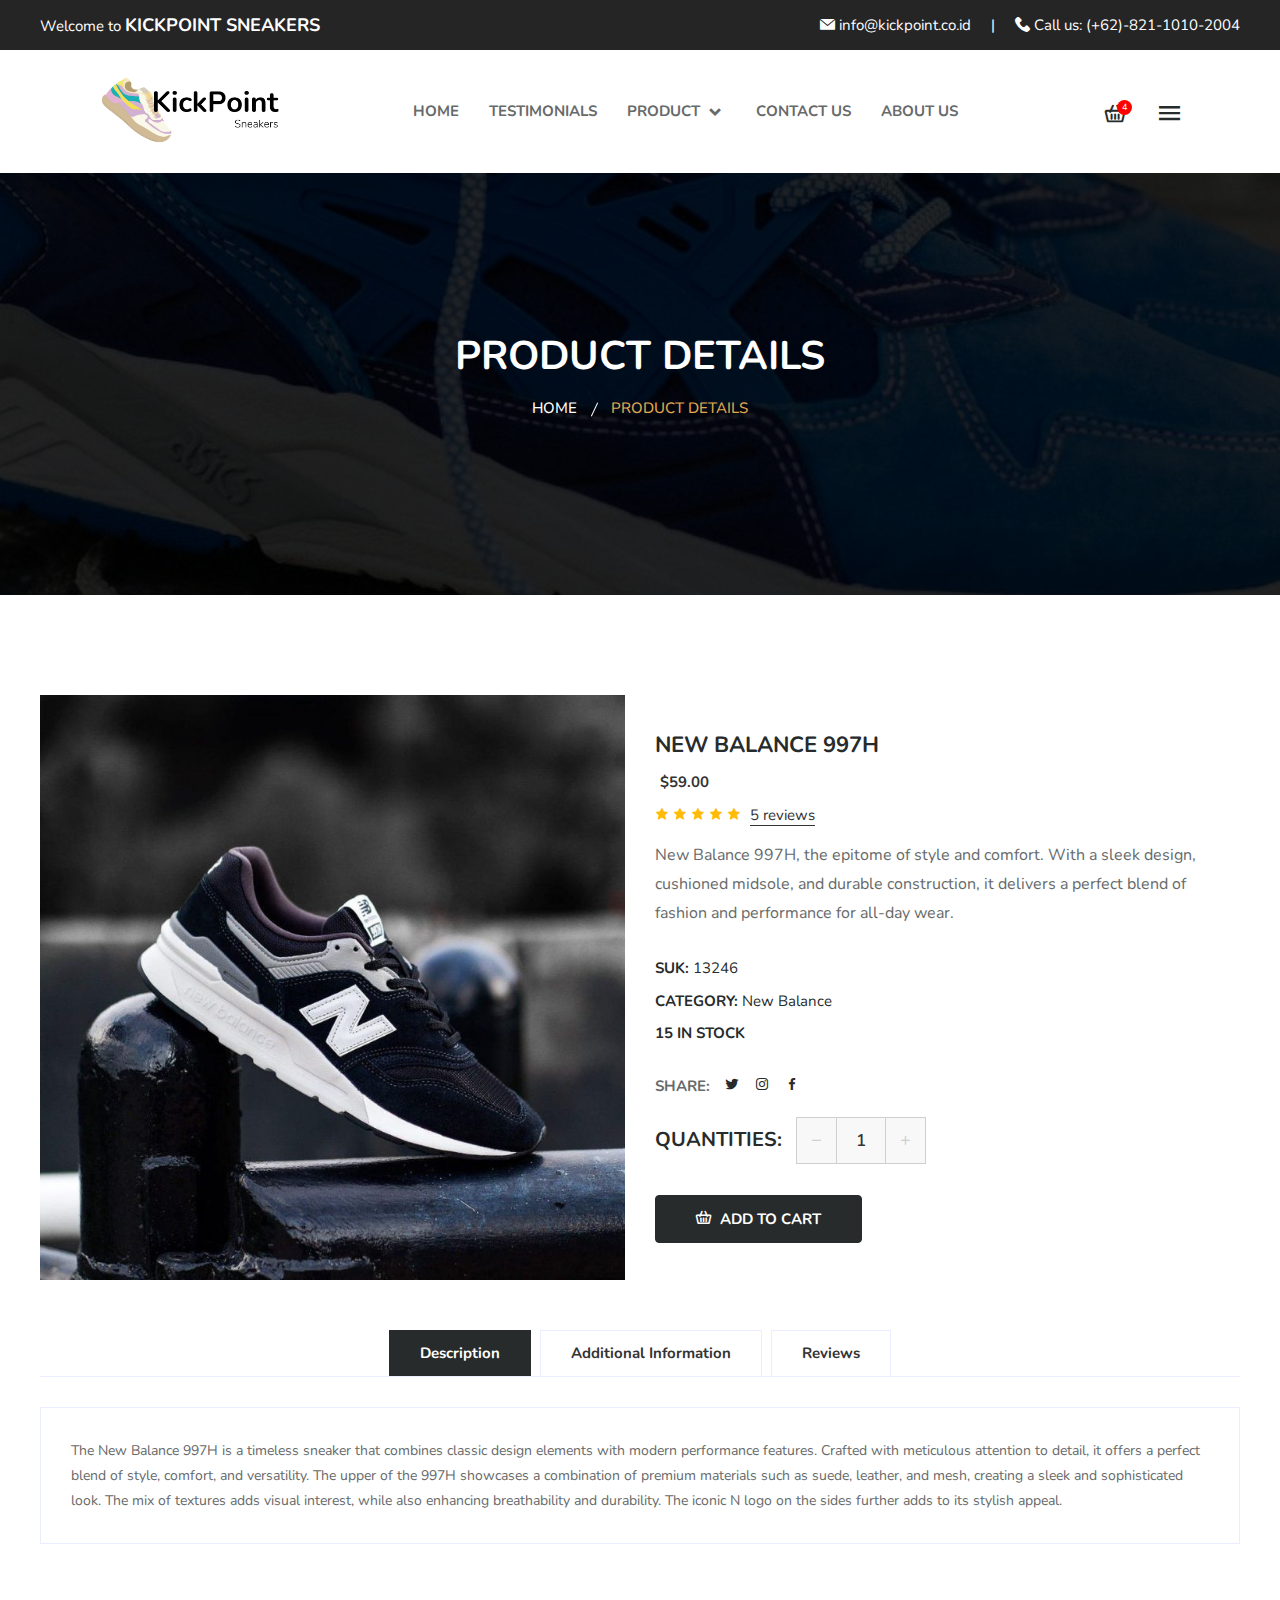
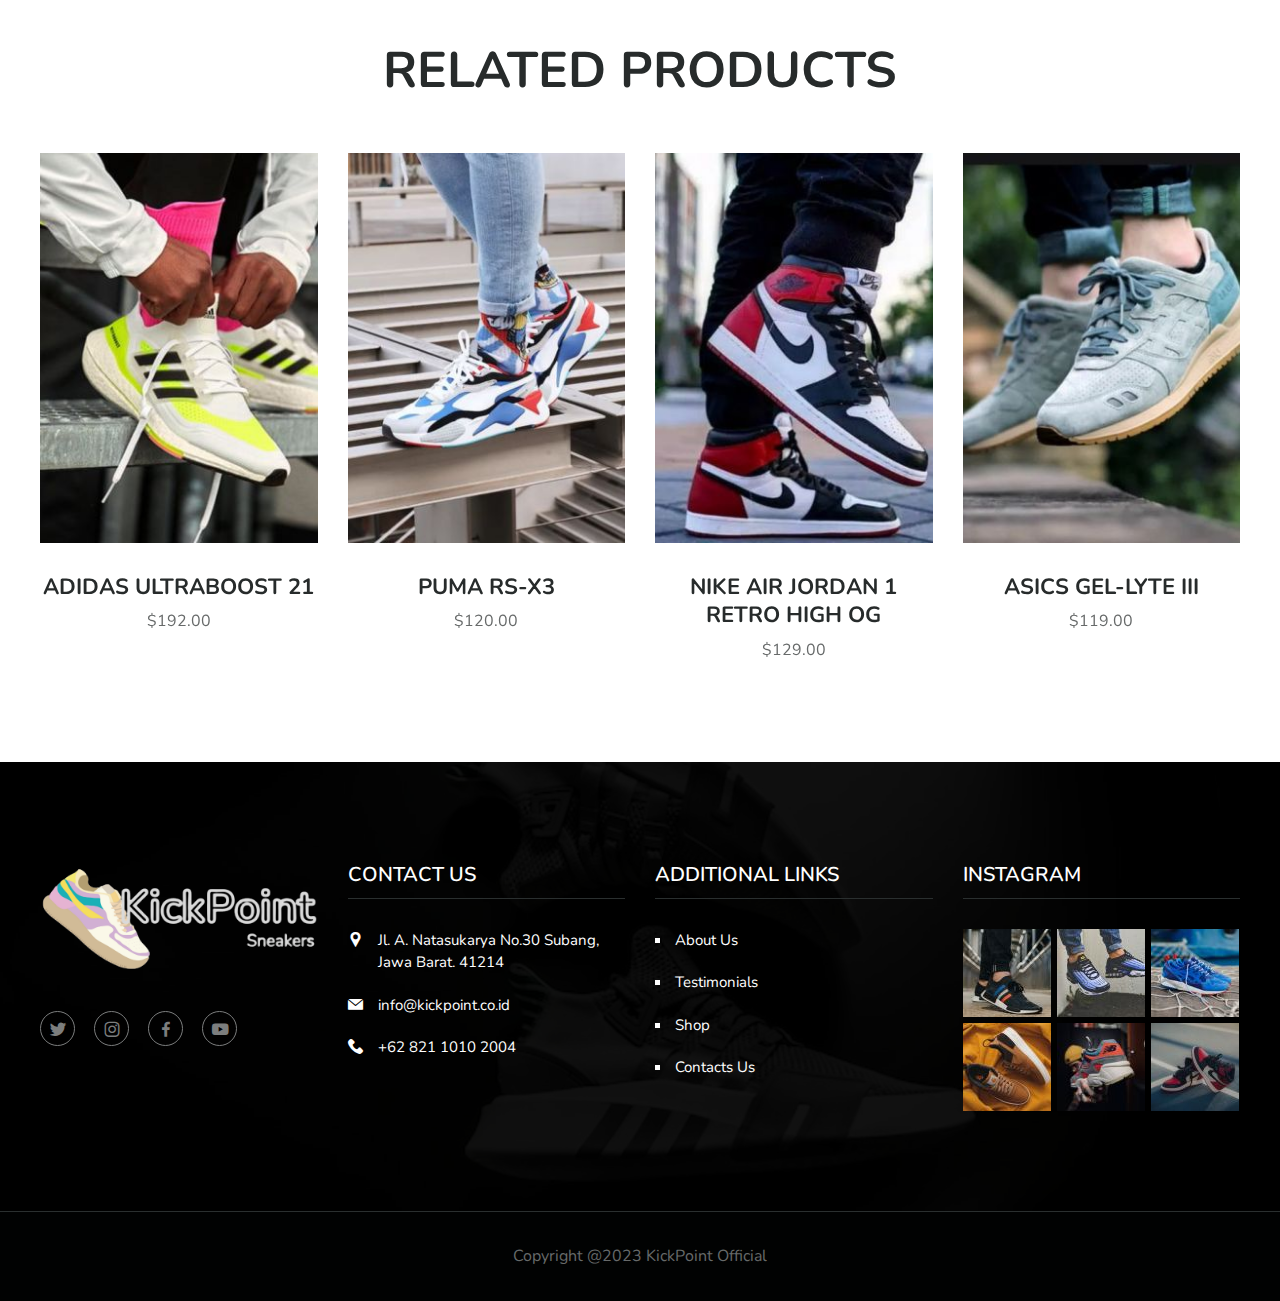
<file: product-details.html>
<!doctype html>
<html lang="zxx">

<!-- Mirrored from templates.envytheme.com/vidnext/default/product-details.html by HTTrack Website Copier/3.x [XR&CO'2014], Sun, 06 Dec 2020 15:00:28 GMT -->

<head>
	<!-- Required meta tags -->
	<meta charset="utf-8">
	<meta name="viewport" content="width=device-width, initial-scale=1, shrink-to-fit=no">

	<!-- Bootstrap CSS -->
	<link rel="stylesheet" href="assets/css/bootstrap.min.css">
	<!-- Owl Theme Default CSS -->
	<link rel="stylesheet" href="assets/css/owl.theme.default.min.css">
	<!-- Owl Carousel CSS -->
	<link rel="stylesheet" href="assets/css/owl.carousel.min.css">
	<!-- Owl Magnific CSS -->
	<link rel="stylesheet" href="assets/css/magnific-popup.css">
	<!-- Animate CSS -->
	<link rel="stylesheet" href="assets/css/animate.css">
	<!-- Boxicons CSS -->
	<link rel="stylesheet" href="assets/css/boxicons.min.css">
	<!-- Flaticon CSS -->
	<link rel="stylesheet" href="assets/css/flaticon.css">
	<!-- Meanmenu CSS -->
	<link rel="stylesheet" href="assets/css/meanmenu.css">
	<!-- Nice Select CSS -->
	<link rel="stylesheet" href="assets/css/nice-select.css">
	<!-- Odometer CSS-->
	<link rel="stylesheet" href="assets/css/odometer.css">
	<!-- Style CSS -->
	<link rel="stylesheet" href="assets/css/style.css">
	<!-- Responsive CSS -->
	<link rel="stylesheet" href="assets/css/responsive.css">

	<!-- Favicon -->
	<link rel="icon" type="image/png" href="assets/img/favicon.png">
	<!-- Title -->
	<title>KickPoint - Product Details</title>

</head>

<body>
	<!-- Start Preloader Area -->
	<div class="loader-wrapper">
		<div class="loader"></div>
		<div class="loader-section section-left"></div>
		<div class="loader-section section-right"></div>
	</div>
	<!-- End Preloader Area -->

	<!-- Start Navbar Area -->
	<div class="navbar-area">
		<!-- Top Header Area Start -->
		<div class="top-header-area">
			<div class="container h-100">
				<div class="row h-100 align-items-center">
					<div class="col-5">
						<div class="top-header-content">
							<p>Welcome to <b>KickPoint Sneakers</b></p>
						</div>
					</div>
					<div class="col-7">
						<div class="top-header-content text-right">
							<p><i class="flaticon-email-1" aria-hidden="true"></i> info@kickpoint.co.id <span
									class="mx-2"></span> | <span class="mx-2"></span> <i class="flaticon-phone-call"
									aria-hidden="true"></i> Call us: (+62)-821-1010-2004</p>
						</div>
					</div>
				</div>
			</div>
		</div>
		<!-- Top Header Area End -->
		<!-- Menu For Mobile Device -->
		<div class="mobile-nav">
			<a href="index.html" class="logo">
				<img src="assets/img/Logo-KickPoint.png" alt="Image">
				<!-- <img src="assets/img/logo.png" alt="Logo"> -->
			</a>
		</div>

		<!-- Menu For Desktop Device -->
		<div class="main-nav">
			<div class="container-fluid">
				<nav class="navbar navbar-expand-md">
					<a class="navbar-brand" href="index.html">
						<img src="assets/img/Logo-KickPoint.png" width="180px" height="80px" alt="Image">
					</a>

					<div class="collapse navbar-collapse mean-menu">
						<ul class="navbar-nav m-auto">
							<li class="nav-item">
								<a href="index.html" class="nav-link">
									Home
								</a>

							</li>

							<li class="nav-item">
								<a href="testimonials.html" class="nav-link">Testimonials</a>
							</li>

							<li class="nav-item">
								<a href="#" class="nav-link">
									Product
									<i class="bx bx-chevron-down"></i>
								</a>

								<ul class="dropdown-menu">
									<li class="nav-item">
										<a href="shop.html" class="nav-link">Shop</a>
									</li>
									<li class="nav-item">
										<a href="cart.html" class="nav-link">Cart</a>
									</li>
									<li class="nav-item">
										<a href="checkout.html" class="nav-link">Checkout</a>
									</li>
									<li class="nav-item">
										<a href="product-details.html" class="nav-link active">Product Details</a>
									</li>
									<li class="nav-item">
										<a href="wishlist.html" class="nav-link">Wishlist</a>
									</li>
								</ul>
							</li>

							<li class="nav-item">
								<a href="contact.html" class="nav-link">Contact Us</a>
							</li>

							<li class="nav-item">
								<a href="about.html" class="nav-link">About Us</a>
							</li>
						</ul>

						<!-- Start Other Option -->
						<div class="others-option">
							<div class="cart-icon">
								<a href="cart.html">
									<i class="flaticon-shopping-cart"></i>
									<span>4</span>
								</a>
							</div>

							<div class="menu-icon">
								<a href="#" class="burger-menu">
									<i class="flaticon-menu-button"></i>
								</a>
							</div>
						</div>
						<!-- End Other Option -->
					</div>
				</nav>
			</div>
		</div>
	</div>
	<!-- End Navbar Area -->

	<!-- Sidebar Modal -->
	<div class="sidebar-modal">
		<div class="sidebar-modal-inner">
			<div class="sidebar-header">
				<div class="sidebar-logo">
					<img src="assets/img/Logo-KickPoint.png" alt="Image">
				</div>

				<span class="close-btn sidebar-modal-close-btn">
					<i class="bx bx-x"></i>
				</span>
			</div>

			<div class="sidebar-about">
				<div class="title">
					<p>We are Kick Point, a leading online destination for sneaker enthusiasts. With a passion for
						quality and style, we offer a premium selection of sneakers from renowned brands, delivering
						exceptional customer service and an unmatched shopping experience.</p>
				</div>
			</div>

			<div class="contact-us">
				<h2>Contact Us</h2>

				<ul>
					<li>
						<i class="flaticon-pin"></i>
						Jl. A. Natasukarya No.30 Subang, Jawa Barat. 41214
					</li>

					<li>
						<i class="flaticon-email-1"></i>
						<a href="mailto:info@kickpoint.co.id">info@kickpoint.co.id</a>
					</li>

					<li>
						<i class="flaticon-phone-call"></i>
						<a href="tel:+62 821 1010 2004">+62 821 1010 2004</a>
					</li>
				</ul>
			</div>

			<div class="sidebar-instagram-feed">
				<h2>Instagram</h2>

				<ul>
					<li>
						<a href="#">
							<img src="assets/img/instagram/1.jpg" alt="image">
						</a>
					</li>
					<li>
						<a href="#">
							<img src="assets/img/instagram/2.jpg" alt="image">
						</a>
					</li>
					<li>
						<a href="#">
							<img src="assets/img/instagram/3.jpg" alt="image">
						</a>
					</li>
					<li>
						<a href="#">
							<img src="assets/img/instagram/4.jpg" alt="image">
						</a>
					</li>
					<li>
						<a href="#">
							<img src="assets/img/instagram/5.jpg" alt="image">
						</a>
					</li>
					<li>
						<a href="#">
							<img src="assets/img/instagram/6.jpg" alt="image">
						</a>
					</li>
				</ul>
			</div>

			<div class="sidebar-follow-us">
				<h2>Sidebar Follow</h2>

				<ul class="social-wrap">
					<li>
						<a href="#" target="_blank">
							<i class="bx bxl-twitter"></i>
						</a>
					</li>
					<li>
						<a href="#" target="_blank">
							<i class="bx bxl-instagram"></i>
						</a>
					</li>
					<li>
						<a href="#" target="_blank">
							<i class="bx bxl-facebook"></i>
						</a>
					</li>
					<li>
						<a href="#" target="_blank">
							<i class="bx bxl-youtube"></i>
						</a>
					</li>
				</ul>
			</div>
		</div>
	</div>
	<!-- End Sidebar Modal -->

	<!-- Start Page Title Area -->
	<div class="page-title-area bg-6">
		<div class="container">
			<div class="page-title-content">
				<h2>Product Details</h2>
				<ul>
					<li>
						<a href="index.html">
							Home
						</a>
					</li>

					<li class="active">Product Details</li>
				</ul>
			</div>
		</div>
	</div>
	<!-- End Page Title Area -->

	<!-- Start Product Details Area -->
	<section class="product-details-area ptb-100">
		<div class="container">
			<div class="row align-items-center">
				<div class="col-lg-6 col-md-12">
					<div class="product-details-image">
						<img src="assets/img/product-details/1.jpg" alt="Image">
					</div>
				</div>

				<div class="col-lg-6 col-md-12">
					<div class="product-details-desc">
						<h3>New Balance 997H</h3>

						<div class="price">
							<span class="new-price">$59.00</span>
						</div>

						<div class="product-review">
							<div class="rating">
								<i class='bx bxs-star'></i>
								<i class='bx bxs-star'></i>
								<i class='bx bxs-star'></i>
								<i class='bx bxs-star'></i>
								<i class='bx bxs-star'></i>
							</div>
							<a href="#" class="rating-count">5 reviews</a>
						</div>

						<p>New Balance 997H, the epitome of style and comfort. With a sleek design, cushioned midsole,
							and durable construction, it delivers a perfect blend of fashion and performance for all-day
							wear.</p>

						<ul class="product-summery">
							<li>SUK: <span>13246</span></li>
							<li>Category: <span>New Balance</span></li>
							<li>15 in stock</li>
						</ul>

						<ul class="social-wrap">
							<li>
								<span>Share:</span>
							</li>
							<li>
								<a href="#" target="_blank">
									<i class="bx bxl-twitter"></i>
								</a>
							</li>
							<li>
								<a href="#" target="_blank">
									<i class="bx bxl-instagram"></i>
								</a>
							</li>
							<li>
								<a href="#" target="_blank">
									<i class="bx bxl-facebook"></i>
								</a>
							</li>
						</ul>

						<div class="product-add-to-cart">
							<h3>Quantities:</h3>
							<div class="input-counter">
								<span class="minus-btn">
									<i class='bx bx-minus'></i>
								</span>
								<input type="text" value="1">
								<span class="plus-btn">
									<i class='bx bx-plus'></i>
								</span>
							</div>
						</div>

						<button type="submit" class="default-btn two">
							<i class="flaticon-shopping-cart"></i>
							Add to Cart
						</button>
					</div>
				</div>

				<div class="col-lg-12 col-md-12">
					<div class="tab products-details-tab">
						<div class="row">
							<div class="col-lg-12 col-md-12">
								<ul class="tabs">
									<li>
										<a href="#">
											Description
										</a>
									</li>
									<li>
										<a href="#">
											Additional information
										</a>
									</li>
									<li>
										<a href="#">
											Reviews
										</a>
									</li>
								</ul>
							</div>

							<div class="col-lg-12 col-md-12">
								<div class="tab_content">
									<div class="tabs_item">
										<div class="products-details-tab-content">
											<p>The New Balance 997H is a timeless sneaker that combines classic design
												elements with modern performance features. Crafted with meticulous
												attention to detail, it offers a perfect blend of style, comfort, and
												versatility.

												The upper of the 997H showcases a combination of premium materials such
												as suede, leather, and mesh, creating a sleek and sophisticated look.
												The mix of textures adds visual interest, while also enhancing
												breathability and durability. The iconic N logo on the sides further
												adds to its stylish appeal.</p>
										</div>
									</div>

									<div class="tabs_item">
										<div class="products-details-tab-content">
											<ul class="additional-information">
												<li><span>Brand:</span> New Balance</li>
												<li><span>Color:</span> Black</li>
												<li><span>Size:</span> 41, 42, 42,5, 43</li>
												<li><span>Dimensions:</span> 22 x 123 cm</li>
											</ul>
										</div>
									</div>

									<div class="tabs_item">
										<div class="products-details-tab-content">
											<div class="product-review-form">
												<h3>Customer Reviews</h3>

												<div class="review-title">
													<div class="rating">
														<i class='bx bxs-star'></i>
														<i class='bx bxs-star'></i>
														<i class='bx bxs-star'></i>
														<i class='bx bxs-star'></i>
														<i class='bx bxs-star'></i>
													</div>
													<p>Based on 2 reviews</p>
												</div>

												<div class="review-comments">
													<div class="review-item">
														<div class="rating">
															<i class='bx bxs-star'></i>
															<i class='bx bxs-star'></i>
															<i class='bx bxs-star'></i>
															<i class='bx bxs-star'></i>
															<i class='bx bxs-star'></i>
														</div>
														<h3>Good</h3>
														<span><strong>Admin</strong> on <strong>Sep 21,
																2019</strong></span>
														<p>The stylish design and comfortable fit make it a go-to
															sneaker for any occasion. The cushioning provides excellent
															support, and the durability ensures long-lasting wear.
															Highly recommended!
														</p>

														<a href="#" class="review-report-link">Reply</a>
													</div>

													<div class="review-item">
														<div class="rating">
															<i class='bx bxs-star'></i>
															<i class='bx bxs-star'></i>
															<i class='bx bxs-star'></i>
															<i class='bx bxs-star'></i>
															<i class='bx bxs-star'></i>
														</div>
														<h3>Good</h3>
														<span><strong>Admin</strong> on <strong>Sep 21,
																2019</strong></span>
														<p>The New Balance 997H exceeded my expectations! The sleek
															design and premium materials make it stand out from the
															crowd. The comfort level is unmatched, and the support it
															offers is fantastic. It's a versatile sneaker that I can
															wear all day without any discomfort. Highly impressed!
														</p>

														<a href="#" class="review-report-link">Reply</a>
													</div>
												</div>

												<div class="review-form">
													<h3>Write a Review</h3>

													<form>
														<div class="row">
															<div class="col-lg-6 col-md-6">
																<div class="form-group">
																	<label>Name</label>
																	<input type="text" id="name" name="name"
																		placeholder="Enter your name"
																		class="form-control">
																</div>
															</div>

															<div class="col-lg-6 col-md-6">
																<div class="form-group">
																	<label>Email</label>
																	<input type="email" id="email" name="email"
																		placeholder="Enter your email"
																		class="form-control">
																</div>
															</div>

															<div class="col-lg-12 col-md-12">
																<div class="form-group">
																	<label>Review Title</label>
																	<input type="text" id="review-title"
																		name="review-title"
																		placeholder="Enter your review a title"
																		class="form-control">
																</div>
															</div>

															<div class="col-lg-12 col-md-12">
																<div class="form-group">
																	<label>Body of Review (2000)</label>
																	<textarea name="review-body" id="review-body"
																		cols="30" rows="8"
																		placeholder="Write your comments here"
																		class="form-control"></textarea>
																</div>
															</div>

															<div class="col-lg-12 col-md-12">
																<button type="submit" class="btn default-btn two">Submit
																	Review</button>
															</div>
														</div>
													</form>
												</div>
											</div>
										</div>
									</div>
								</div>
							</div>
						</div>
					</div>
				</div>
			</div>
		</div>
	</section>
	<!-- End Product Details Area -->

	<!-- Start Latest Trailer Area Two -->
	<section class="latest-trailer-two pb-70">
		<div class="container">
			<div class="section-title">
				<h2>Related Products</h2>
			</div>

			<div class="latest-trailer-wrap-two owl-theme owl-carousel">
				<div class="single-shop">
					<div class="shop-img">
						<img src="assets/img/shop/1.jpg" alt="Image">

						<a href="cart.html" class="default-btn">
							<i class="flaticon-shopping-cart"></i>
							Add To Cart
						</a>
					</div>

					<h3>
						<a href="product-details.html">
							ADIDAS ULTRABOOST 21
						</a>
					</h3>
					<span>$192.00</span>
				</div>

				<div class="single-shop">
					<div class="shop-img">
						<img src="assets/img/shop/2.jpg" alt="Image">

						<a href="cart.html" class="default-btn">
							<i class="flaticon-shopping-cart"></i>
							Add To Cart
						</a>
					</div>

					<h3>
						<a href="product-details.html">
							Puma RS-X3
						</a>
					</h3>
					<span>$120.00</span>
				</div>

				<div class="single-shop">
					<div class="shop-img">
						<img src="assets/img/shop/4.jpg" alt="Image">

						<a href="cart.html" class="default-btn">
							<i class="flaticon-shopping-cart"></i>
							Add To Cart
						</a>
					</div>

					<h3>
						<a href="product-details.html">
							Nike Air Jordan 1 Retro High OG
						</a>
					</h3>
					<span>$129.00</span>
				</div>

				<div class="single-shop">
					<div class="shop-img">
						<img src="assets/img/shop/5.jpg" alt="Image">

						<a href="cart.html" class="default-btn">
							<i class="flaticon-shopping-cart"></i>
							Add To Cart
						</a>
					</div>

					<h3>
						<a href="product-details.html">
							Asics Gel-Lyte III
						</a>
					</h3>
					<span>$119.00</span>
				</div>
			</div>
		</div>
	</section>
	<!-- End Latest Trailer Area Two -->

	<!-- Start Footer Area -->
	<footer class="footer-top-area pt-100 pb-70">
		<div class="container">
			<div class="row">
				<div class="col-lg-3 col-md-6">
					<div class="single-widget">
						<img src="assets/img/KickPoint-removebg.png" alt="Image">

						<ul class="social-wrap">
							<li>
								<a href="#" target="_blank">
									<i class="bx bxl-twitter"></i>
								</a>
							</li>

							<li>
								<a href="#" target="_blank">
									<i class="bx bxl-instagram"></i>
								</a>
							</li>

							<li>
								<a href="#" target="_blank">
									<i class="bx bxl-facebook"></i>
								</a>
							</li>

							<li>
								<a href="#" target="_blank">
									<i class="bx bxl-youtube"></i>
								</a>
							</li>
						</ul>
					</div>
				</div>

				<div class="col-lg-3 col-md-6">
					<div class="single-widget">
						<h3>Contact Us</h3>

						<ul class="address">
							<li>
								<i class="flaticon-pin"></i>
								Jl. A. Natasukarya No.30 Subang, Jawa Barat. 41214
							</li>

							<li>
								<i class="flaticon-email-1"></i>
								<a href="mailto:info@kickpoint.co.id">
									info@kickpoint.co.id
								</a>
							</li>

							<li>
								<i class="flaticon-phone-call"></i>
								<a href="tel:+62-821-1010-2004">
									+62 821 1010 2004
								</a>
							</li>
						</ul>
					</div>
				</div>

				<div class="col-lg-3 col-md-6">
					<div class="single-widget">
						<h3>Additional Links</h3>

						<ul class="additional-link">
							<li>
								<a href="about.html">About Us</a>
							</li>
							<li>
								<a href="testimonials.html">Testimonials</a>
							</li>
							<li>
								<a href="shop.html">Shop</a>
							</li>
							<li>
								<a href="contact.html">Contacts Us</a>
							</li>
						</ul>
					</div>
				</div>

				<div class="col-lg-3 col-md-6">
					<div class="single-widget">
						<h3>Instagram</h3>

						<ul class="instagram">
							<li>
								<a href="#">
									<img src="assets/img/instagram/1.jpg" alt="Image">
								</a>
							</li>
							<li>
								<a href="#">
									<img src="assets/img/instagram/2.jpg" alt="Image">
								</a>
							</li>
							<li class="mr-0">
								<a href="#">
									<img src="assets/img/instagram/3.jpg" alt="Image">
								</a>
							</li>
							<li class="mb-0">
								<a href="#">
									<img src="assets/img/instagram/4.jpg" alt="Image">
								</a>
							</li>
							<li class="mb-0">
								<a href="#">
									<img src="assets/img/instagram/5.jpg" alt="Image">
								</a>
							</li>
							<li class="mr-0 mb-0">
								<a href="#">
									<img src="assets/img/instagram/6.jpg" alt="Image">
								</a>
							</li>
						</ul>
					</div>
				</div>
			</div>
		</div>
	</footer>
	<!-- End Footer Area -->

	<!-- Start Footer Bottom Area -->
	<footer class="footer-bottom-area">
		<div class="container">
			<div class="copyright-wrap">
				<p>Copyright @2023 KickPoint Official</a>
				</p>
			</div>
		</div>
	</footer>
	<!-- End Footer Bottom Area -->

	<!-- Start Go Top Area -->
	<div class="go-top">
		<i class='bx bx-chevrons-up'></i>
		<i class='bx bx-chevrons-up'></i>
	</div>
	<!-- End Go Top Area -->


	<!-- Jquery-3.5.1.Slim.Min.JS -->
	<script src="assets/js/jquery-3.5.1.slim.min.js"></script>
	<!-- Popper JS -->
	<script src="assets/js/popper.min.js"></script>
	<!-- Bootstrap JS -->
	<script src="assets/js/bootstrap.min.js"></script>
	<!-- Meanmenu JS -->
	<script src="assets/js/jquery.meanmenu.js"></script>
	<!-- Wow JS -->
	<script src="assets/js/wow.min.js"></script>
	<!-- Owl Carousel JS -->
	<script src="assets/js/owl.carousel.js"></script>
	<!-- Carousel Thumbs JS -->
	<script src="assets/js/carousel-thumbs.js"></script>
	<!-- Owl Magnific JS -->
	<script src="assets/js/jquery.magnific-popup.min.js"></script>
	<!-- Nice Select JS -->
	<script src="assets/js/jquery.nice-select.min.js"></script>
	<!-- Parallax JS -->
	<script src="assets/js/parallax.min.js"></script>
	<!-- Mixitup JS -->
	<script src="assets/js/jquery.mixitup.min.js"></script>
	<!-- Appear JS -->
	<script src="assets/js/jquery.appear.js"></script>
	<!-- Odometer JS -->
	<script src="assets/js/odometer.min.js"></script>
	<!-- Form Validator JS -->
	<script src="assets/js/form-validator.min.js"></script>
	<!-- Contact JS -->
	<script src="assets/js/contact-form-script.js"></script>
	<!-- Ajaxchimp JS -->
	<script src="assets/js/jquery.ajaxchimp.min.js"></script>
	<!-- Custom JS -->
	<script src="assets/js/custom.js"></script>
</body>

<!-- Mirrored from templates.envytheme.com/vidnext/default/product-details.html by HTTrack Website Copier/3.x [XR&CO'2014], Sun, 06 Dec 2020 15:00:28 GMT -->

</html>
</file>
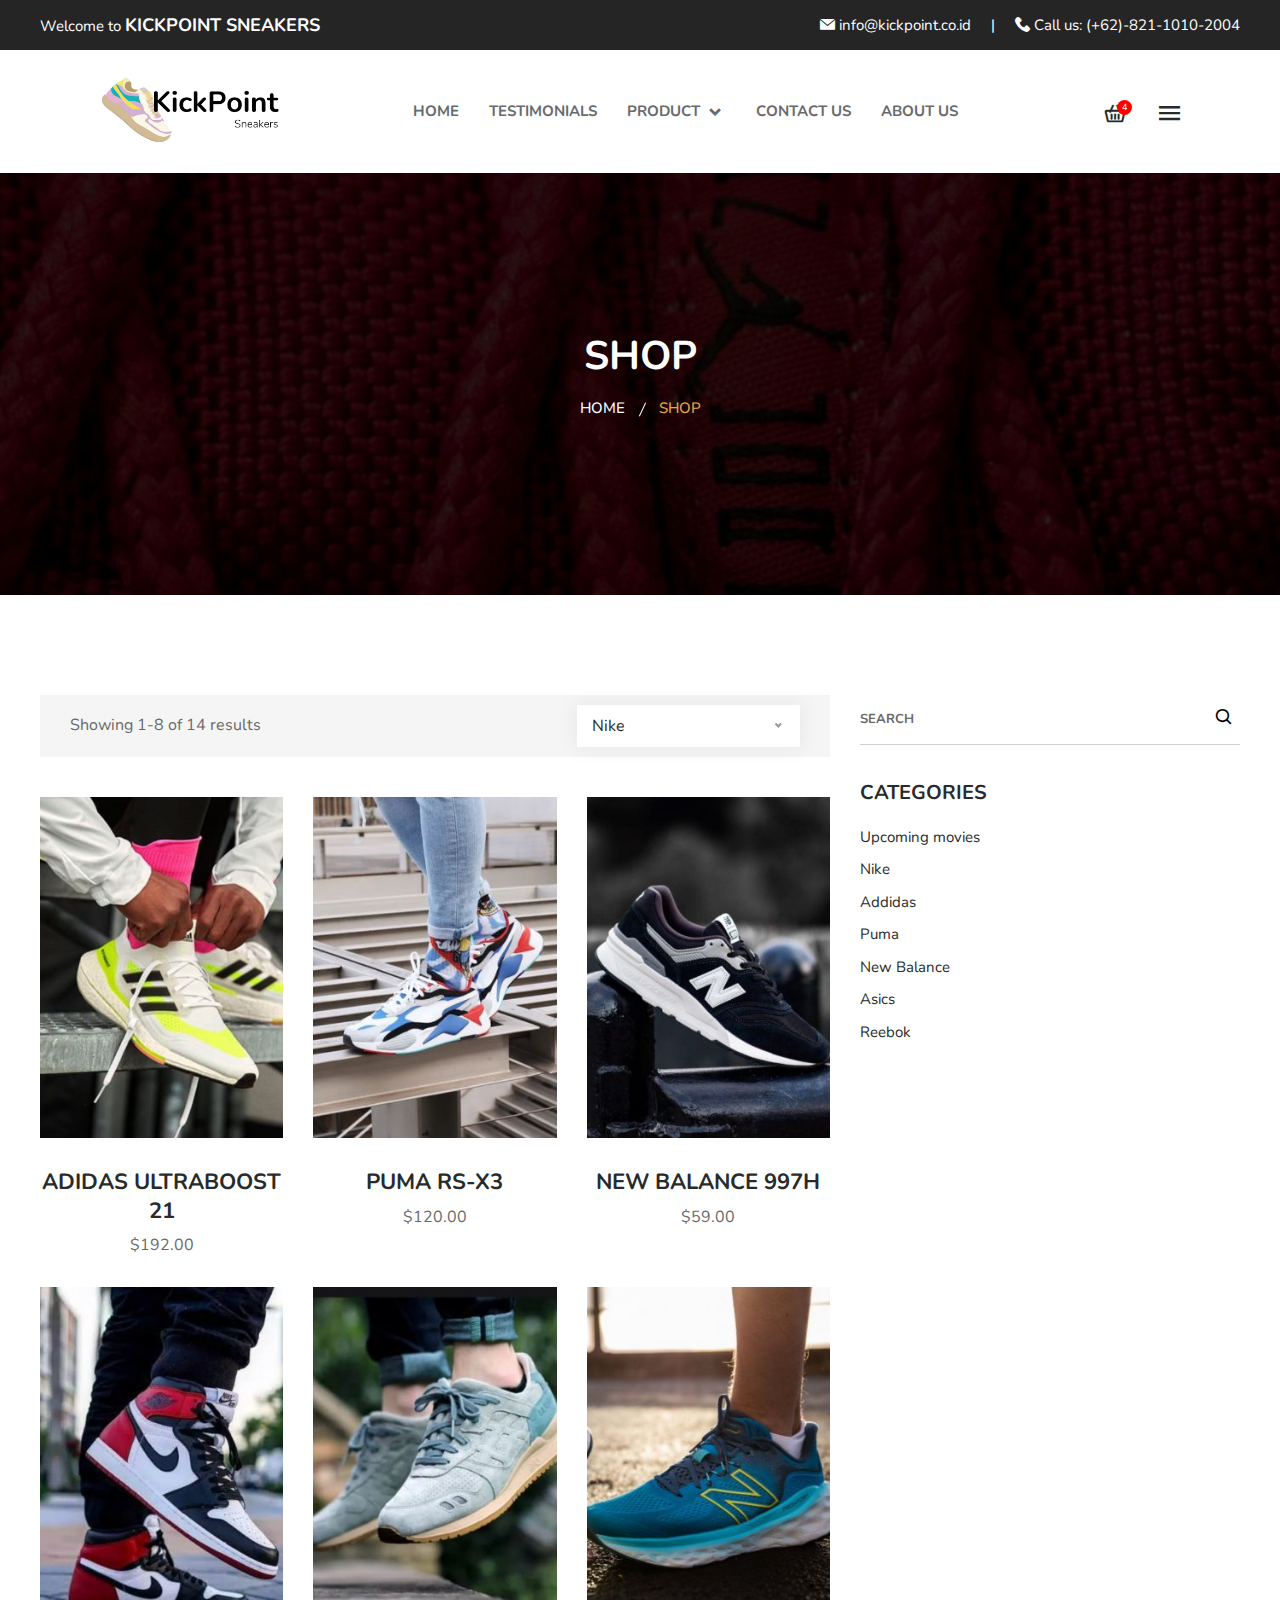
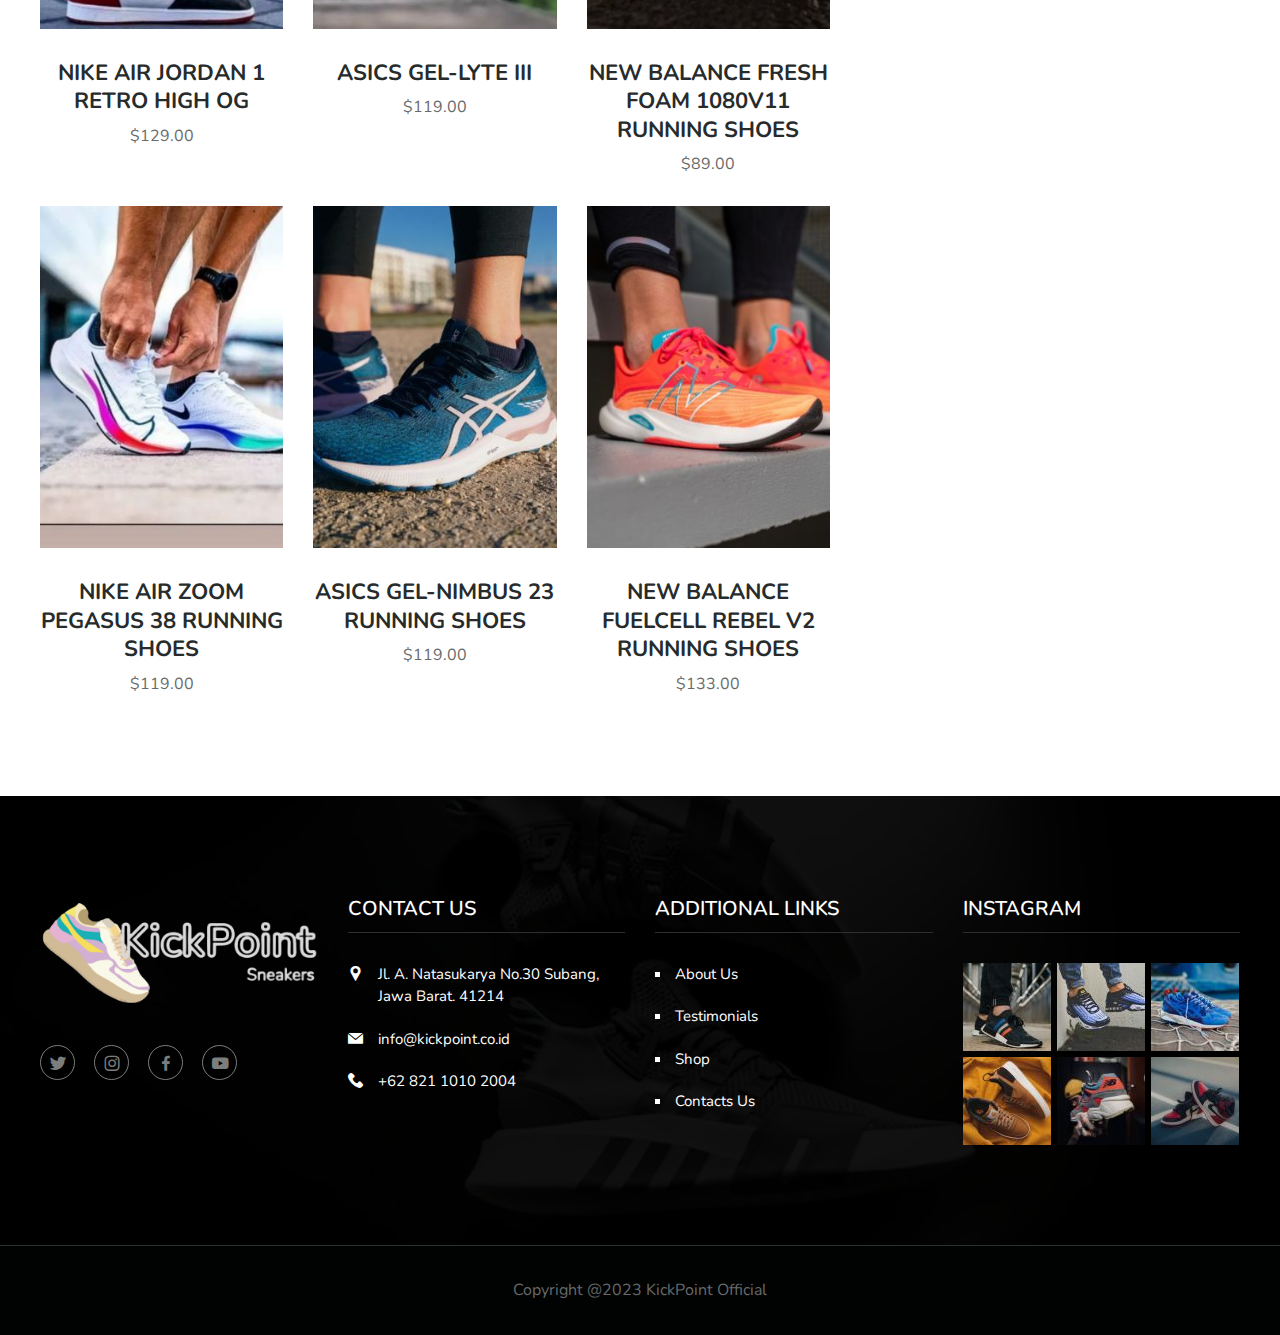
<file: shop.html>
<!doctype html>
<html lang="zxx">

<!-- Mirrored from templates.envytheme.com/vidnext/default/shop.html by HTTrack Website Copier/3.x [XR&CO'2014], Sun, 06 Dec 2020 15:00:20 GMT -->

<head>
	<!-- Required meta tags -->
	<meta charset="utf-8">
	<meta name="viewport" content="width=device-width, initial-scale=1, shrink-to-fit=no">

	<!-- Bootstrap CSS -->
	<link rel="stylesheet" href="assets/css/bootstrap.min.css">
	<!-- Owl Theme Default CSS -->
	<link rel="stylesheet" href="assets/css/owl.theme.default.min.css">
	<!-- Owl Carousel CSS -->
	<link rel="stylesheet" href="assets/css/owl.carousel.min.css">
	<!-- Owl Magnific CSS -->
	<link rel="stylesheet" href="assets/css/magnific-popup.css">
	<!-- Animate CSS -->
	<link rel="stylesheet" href="assets/css/animate.css">
	<!-- Boxicons CSS -->
	<link rel="stylesheet" href="assets/css/boxicons.min.css">
	<!-- Flaticon CSS -->
	<link rel="stylesheet" href="assets/css/flaticon.css">
	<!-- Meanmenu CSS -->
	<link rel="stylesheet" href="assets/css/meanmenu.css">
	<!-- Nice Select CSS -->
	<link rel="stylesheet" href="assets/css/nice-select.css">
	<!-- Odometer CSS-->
	<link rel="stylesheet" href="assets/css/odometer.css">
	<!-- Style CSS -->
	<link rel="stylesheet" href="assets/css/style.css">
	<!-- Responsive CSS -->
	<link rel="stylesheet" href="assets/css/responsive.css">

	<!-- Favicon -->
	<link rel="icon" type="image/png" href="assets/img/favicon.png">
	<!-- Title -->
	<title>KickPoint - Shop</title>

</head>

<body>
	<!-- Start Preloader Area -->
	<div class="loader-wrapper">
		<div class="loader"></div>
		<div class="loader-section section-left"></div>
		<div class="loader-section section-right"></div>
	</div>
	<!-- End Preloader Area -->

	<!-- Start Navbar Area -->
	<div class="navbar-area">
		<!-- Top Header Area Start -->
		<div class="top-header-area">
			<div class="container h-100">
				<div class="row h-100 align-items-center">
					<div class="col-5">
						<div class="top-header-content">
							<p>Welcome to <b>KickPoint Sneakers</b></p>
						</div>
					</div>
					<div class="col-7">
						<div class="top-header-content text-right">
							<p><i class="flaticon-email-1" aria-hidden="true"></i> info@kickpoint.co.id <span
									class="mx-2"></span> | <span class="mx-2"></span> <i class="flaticon-phone-call"
									aria-hidden="true"></i> Call us: (+62)-821-1010-2004</p>
						</div>
					</div>
				</div>
			</div>
		</div>
		<!-- Top Header Area End -->
		<!-- Menu For Mobile Device -->
		<div class="mobile-nav">
			<a href="index.html" class="logo">
				<img src="assets/img/Logo-KickPoint.png" alt="Image">
				<!-- <img src="assets/img/logo.png" alt="Logo"> -->
			</a>
		</div>

		<!-- Menu For Desktop Device -->
		<div class="main-nav">
			<div class="container-fluid">
				<nav class="navbar navbar-expand-md">
					<a class="navbar-brand" href="index.html">
						<img src="assets/img/Logo-KickPoint.png" width="180px" height="80px" alt="Image">
					</a>

					<div class="collapse navbar-collapse mean-menu">
						<ul class="navbar-nav m-auto">
							<li class="nav-item">
								<a href="index.html" class="nav-link">
									Home
								</a>

							</li>

							<li class="nav-item">
								<a href="testimonials.html" class="nav-link">Testimonials</a>
							</li>

							<li class="nav-item">
								<a href="#" class="nav-link">
									Product
									<i class="bx bx-chevron-down"></i>
								</a>

								<ul class="dropdown-menu">
									<li class="nav-item">
										<a href="shop.html" class="nav-link active">Shop</a>
									</li>
									<li class="nav-item">
										<a href="cart.html" class="nav-link">Cart</a>
									</li>
									<li class="nav-item">
										<a href="checkout.html" class="nav-link">Checkout</a>
									</li>
									<li class="nav-item">
										<a href="product-details.html" class="nav-link">Product Details</a>
									</li>
									<li class="nav-item">
										<a href="wishlist.html" class="nav-link">Wishlist</a>
									</li>
								</ul>
							</li>

							<li class="nav-item">
								<a href="contact.html" class="nav-link">Contact Us</a>
							</li>

							<li class="nav-item">
								<a href="about.html" class="nav-link">About Us</a>
							</li>
						</ul>

						<!-- Start Other Option -->
						<div class="others-option">
							<div class="cart-icon">
								<a href="cart.html">
									<i class="flaticon-shopping-cart"></i>
									<span>4</span>
								</a>
							</div>

							<div class="menu-icon">
								<a href="#" class="burger-menu">
									<i class="flaticon-menu-button"></i>
								</a>
							</div>
						</div>
						<!-- End Other Option -->
					</div>
				</nav>
			</div>
		</div>
	</div>
	<!-- End Navbar Area -->

	<!-- Sidebar Modal -->
	<div class="sidebar-modal">
		<div class="sidebar-modal-inner">
			<div class="sidebar-header">
				<div class="sidebar-logo">
					<img src="assets/img/Logo-KickPoint.png" alt="Image">
				</div>

				<span class="close-btn sidebar-modal-close-btn">
					<i class="bx bx-x"></i>
				</span>
			</div>

			<div class="sidebar-about">
				<div class="title">
					<p>We are Kick Point, a leading online destination for sneaker enthusiasts. With a passion for
						quality and style, we offer a premium selection of sneakers from renowned brands, delivering
						exceptional customer service and an unmatched shopping experience.</p>
				</div>
			</div>

			<div class="contact-us">
				<h2>Contact Us</h2>

				<ul>
					<li>
						<i class="flaticon-pin"></i>
						Jl. A. Natasukarya No.30 Subang, Jawa Barat. 41214
					</li>

					<li>
						<i class="flaticon-email-1"></i>
						<a href="mailto:info@kickpoint.co.id">info@kickpoint.co.id</a>
					</li>

					<li>
						<i class="flaticon-phone-call"></i>
						<a href="tel:+62 821 1010 2004">+62 821 1010 2004</a>
					</li>
				</ul>
			</div>

			<div class="sidebar-instagram-feed">
				<h2>Instagram</h2>

				<ul>
					<li>
						<a href="#">
							<img src="assets/img/instagram/1.jpg" alt="image">
						</a>
					</li>
					<li>
						<a href="#">
							<img src="assets/img/instagram/2.jpg" alt="image">
						</a>
					</li>
					<li>
						<a href="#">
							<img src="assets/img/instagram/3.jpg" alt="image">
						</a>
					</li>
					<li>
						<a href="#">
							<img src="assets/img/instagram/4.jpg" alt="image">
						</a>
					</li>
					<li>
						<a href="#">
							<img src="assets/img/instagram/5.jpg" alt="image">
						</a>
					</li>
					<li>
						<a href="#">
							<img src="assets/img/instagram/6.jpg" alt="image">
						</a>
					</li>
				</ul>
			</div>

			<div class="sidebar-follow-us">
				<h2>Sidebar Follow</h2>

				<ul class="social-wrap">
					<li>
						<a href="#" target="_blank">
							<i class="bx bxl-twitter"></i>
						</a>
					</li>
					<li>
						<a href="#" target="_blank">
							<i class="bx bxl-instagram"></i>
						</a>
					</li>
					<li>
						<a href="#" target="_blank">
							<i class="bx bxl-facebook"></i>
						</a>
					</li>
					<li>
						<a href="#" target="_blank">
							<i class="bx bxl-youtube"></i>
						</a>
					</li>
				</ul>
			</div>
		</div>
	</div>
	<!-- End Sidebar Modal -->

	<!-- Start Page Title Area -->
	<div class="page-title-area bg-5">
		<div class="container">
			<div class="page-title-content">
				<h2>Shop</h2>
				<ul>
					<li>
						<a href="index.html">
							Home
						</a>
					</li>

					<li class="active">Shop</li>
				</ul>
			</div>
		</div>
	</div>
	<!-- End Page Title Area -->

	<!-- Start Shop Area -->
	<div class="shop-area pt-100 pb-70">
		<div class="container">
			<div class="row">
				<div class="col-lg-8">
					<div class="shop-grid-wrap">
						<div class="row">
							<div class="col-12">
								<div class="woocommerce-topbar">
									<div class="row align-items-center">
										<div class="col-lg-8 col-md-7 col-sm-6">
											<div class="woocommerce-result-count">
												<p>Showing 1-8 of 14 results</p>
											</div>
										</div>

										<div class="col-lg-4 col-md-5 col-sm-6">
											<div class="woocommerce-topbar-ordering">
												<select>
													<option value="1">Nike</option>
													<option value="2">Addidas</option>
													<option value="0">Puma</option>
													<option value="3">New Balance</option>
													<option value="4">Asics</option>
													<option value="5">Reebok</option>
												</select>
											</div>
										</div>
									</div>
								</div>
							</div>

							<div class="col-lg-4 col-sm-6">
								<div class="single-shop">
									<div class="shop-img">
										<img src="assets/img/shop/1.jpg" alt="Image">

										<a href="cart.html" class="default-btn">
											<i class="flaticon-shopping-cart"></i>
											Add To Cart
										</a>
									</div>

									<h3>
										<a href="product-details.html">Adidas Ultraboost 21</a>
									</h3>
									<span>$192.00</span>
								</div>
							</div>

							<div class="col-lg-4 col-sm-6">
								<div class="single-shop">
									<div class="shop-img">
										<img src="assets/img/shop/2.jpg" alt="Image">

										<a href="cart.html" class="default-btn">
											<i class="flaticon-shopping-cart"></i>
											Add To Cart
										</a>
									</div>

									<h3>
										<a href="product-details.html">Puma RS-X3</a>
									</h3>
									<span>$120.00</span>
								</div>
							</div>

							<div class="col-lg-4 col-sm-6">
								<div class="single-shop">
									<div class="shop-img">
										<img src="assets/img/shop/3.jpg" alt="Image">

										<a href="cart.html" class="default-btn">
											<i class="flaticon-shopping-cart"></i>
											Add To Cart
										</a>
									</div>

									<h3>
										<a href="product-details.html">New Balance 997H</a>
									</h3>
									<span>$59.00</span>
								</div>
							</div>

							<div class="col-lg-4 col-sm-6">
								<div class="single-shop">
									<div class="shop-img">
										<img src="assets/img/shop/4.jpg" alt="Image">

										<a href="cart.html" class="default-btn">
											<i class="flaticon-shopping-cart"></i>
											Add To Cart
										</a>
									</div>

									<h3>
										<a href="product-details.html">Nike Air Jordan 1 Retro High OG</a>
									</h3>
									<span>$129.00</span>
								</div>
							</div>

							<div class="col-lg-4 col-sm-6">
								<div class="single-shop">
									<div class="shop-img">
										<img src="assets/img/shop/5.jpg" alt="Image">

										<a href="cart.html" class="default-btn">
											<i class="flaticon-shopping-cart"></i>
											Add To Cart
										</a>
									</div>

									<h3>
										<a href="product-details.html">Asics Gel-Lyte III</a>
									</h3>
									<span>$119.00</span>
								</div>
							</div>

							<div class="col-lg-4 col-sm-6">
								<div class="single-shop">
									<div class="shop-img">
										<img src="assets/img/shop/6.jpg" alt="Image">

										<a href="cart.html" class="default-btn">
											<i class="flaticon-shopping-cart"></i>
											Add To Cart
										</a>
									</div>

									<h3>
										<a href="product-details.html">New Balance Fresh Foam 1080v11 Running Shoes</a>
									</h3>
									<span>$89.00</span>
								</div>
							</div>

							<div class="col-lg-4 col-sm-6">
								<div class="single-shop">
									<div class="shop-img">
										<img src="assets/img/shop/7.jpg" alt="Image">

										<a href="cart.html" class="default-btn">
											<i class="flaticon-shopping-cart"></i>
											Add To Cart
										</a>
									</div>

									<h3>
										<a href="product-details.html">Nike Air Zoom Pegasus 38 Running Shoes</a>
									</h3>
									<span>$119.00</span>
								</div>
							</div>

							<div class="col-lg-4 col-sm-6">
								<div class="single-shop">
									<div class="shop-img">
										<img src="assets/img/shop/8.jpg" alt="Image">

										<a href="cart.html" class="default-btn">
											<i class="flaticon-shopping-cart"></i>
											Add To Cart
										</a>
									</div>

									<h3>
										<a href="product-details.html">Asics Gel-Nimbus 23 Running Shoes</a>
									</h3>
									<span>$119.00</span>
								</div>
							</div>

							<div class="col-lg-4 col-sm-6 offset-sm-3 offset-lg-0">
								<div class="single-shop">
									<div class="shop-img">
										<img src="assets/img/shop/9.jpg" alt="Image">

										<a href="cart.html" class="default-btn">
											<i class="flaticon-shopping-cart"></i>
											Add To Cart
										</a>
									</div>

									<h3>
										<a href="product-details.html">New Balance FuelCell Rebel V2 Running Shoes</a>
									</h3>
									<span>$133.00</span>
								</div>
							</div>
						</div>
					</div>
				</div>

				<div class="col-lg-4">
					<div class="blog-details-sidebar-wrap">
						<div class="search-wrap sidebar-widget">
							<form class="search-form">
								<input class="form-control" name="search" placeholder="SEARCH" type="text">
								<button class="search-button" type="submit">
									<i class="bx bx-search"></i>
								</button>
							</form>
						</div>

						<div class="categories-wrap sidebar-widget">
							<h3>Categories</h3>

							<ul>
								<li>
									<a href="#">Upcoming movies</a>
								</li>
								<li>
									<a href="#">Nike</a>
								</li>
								<li>
									<a href="#">Addidas</a>
								</li>
								<li>
									<a href="#">Puma</a>
								</li>
								<li>
									<a href="#">New Balance</a>
								</li>
								<li>
									<a href="#">Asics</a>
								</li>
								<li>
									<a href="#">Reebok</a>
								</li>
							</ul>
						</div>

					</div>
				</div>
			</div>
		</div>
	</div>
	<!-- End Shop Area -->

	<!-- Start Footer Area -->
	<footer class="footer-top-area pt-100 pb-70">
		<div class="container">
			<div class="row">
				<div class="col-lg-3 col-md-6">
					<div class="single-widget">
						<img src="assets/img/KickPoint-removebg.png" alt="Image">

						<ul class="social-wrap">
							<li>
								<a href="#" target="_blank">
									<i class="bx bxl-twitter"></i>
								</a>
							</li>

							<li>
								<a href="#" target="_blank">
									<i class="bx bxl-instagram"></i>
								</a>
							</li>

							<li>
								<a href="#" target="_blank">
									<i class="bx bxl-facebook"></i>
								</a>
							</li>

							<li>
								<a href="#" target="_blank">
									<i class="bx bxl-youtube"></i>
								</a>
							</li>
						</ul>
					</div>
				</div>

				<div class="col-lg-3 col-md-6">
					<div class="single-widget">
						<h3>Contact Us</h3>

						<ul class="address">
							<li>
								<i class="flaticon-pin"></i>
								Jl. A. Natasukarya No.30 Subang, Jawa Barat. 41214
							</li>

							<li>
								<i class="flaticon-email-1"></i>
								<a href="mailto:info@kickpoint.co.id">
									info@kickpoint.co.id
								</a>
							</li>

							<li>
								<i class="flaticon-phone-call"></i>
								<a href="tel:+62-821-1010-2004">
									+62 821 1010 2004
								</a>
							</li>
						</ul>
					</div>
				</div>

				<div class="col-lg-3 col-md-6">
					<div class="single-widget">
						<h3>Additional Links</h3>

						<ul class="additional-link">
							<li>
								<a href="about.html">About Us</a>
							</li>
							<li>
								<a href="testimonials.html">Testimonials</a>
							</li>
							<li>
								<a href="shop.html">Shop</a>
							</li>
							<li>
								<a href="contact.html">Contacts Us</a>
							</li>
						</ul>
					</div>
				</div>

				<div class="col-lg-3 col-md-6">
					<div class="single-widget">
						<h3>Instagram</h3>

						<ul class="instagram">
							<li>
								<a href="#">
									<img src="assets/img/instagram/1.jpg" alt="Image">
								</a>
							</li>
							<li>
								<a href="#">
									<img src="assets/img/instagram/2.jpg" alt="Image">
								</a>
							</li>
							<li class="mr-0">
								<a href="#">
									<img src="assets/img/instagram/3.jpg" alt="Image">
								</a>
							</li>
							<li class="mb-0">
								<a href="#">
									<img src="assets/img/instagram/4.jpg" alt="Image">
								</a>
							</li>
							<li class="mb-0">
								<a href="#">
									<img src="assets/img/instagram/5.jpg" alt="Image">
								</a>
							</li>
							<li class="mr-0 mb-0">
								<a href="#">
									<img src="assets/img/instagram/6.jpg" alt="Image">
								</a>
							</li>
						</ul>
					</div>
				</div>
			</div>
		</div>
	</footer>
	<!-- End Footer Area -->

	<!-- Start Footer Bottom Area -->
	<footer class="footer-bottom-area">
		<div class="container">
			<div class="copyright-wrap">
				<p>Copyright @2023 KickPoint Official</a>
				</p>
			</div>
		</div>
	</footer>
	<!-- End Footer Bottom Area -->

	<!-- Start Go Top Area -->
	<div class="go-top">
		<i class='bx bx-chevrons-up'></i>
		<i class='bx bx-chevrons-up'></i>
	</div>
	<!-- End Go Top Area -->


	<!-- Jquery-3.5.1.Slim.Min.JS -->
	<script src="assets/js/jquery-3.5.1.slim.min.js"></script>
	<!-- Popper JS -->
	<script src="assets/js/popper.min.js"></script>
	<!-- Bootstrap JS -->
	<script src="assets/js/bootstrap.min.js"></script>
	<!-- Meanmenu JS -->
	<script src="assets/js/jquery.meanmenu.js"></script>
	<!-- Wow JS -->
	<script src="assets/js/wow.min.js"></script>
	<!-- Owl Carousel JS -->
	<script src="assets/js/owl.carousel.js"></script>
	<!-- Carousel Thumbs JS -->
	<script src="assets/js/carousel-thumbs.js"></script>
	<!-- Owl Magnific JS -->
	<script src="assets/js/jquery.magnific-popup.min.js"></script>
	<!-- Nice Select JS -->
	<script src="assets/js/jquery.nice-select.min.js"></script>
	<!-- Parallax JS -->
	<script src="assets/js/parallax.min.js"></script>
	<!-- Mixitup JS -->
	<script src="assets/js/jquery.mixitup.min.js"></script>
	<!-- Appear JS -->
	<script src="assets/js/jquery.appear.js"></script>
	<!-- Odometer JS -->
	<script src="assets/js/odometer.min.js"></script>
	<!-- Form Validator JS -->
	<script src="assets/js/form-validator.min.js"></script>
	<!-- Contact JS -->
	<script src="assets/js/contact-form-script.js"></script>
	<!-- Ajaxchimp JS -->
	<script src="assets/js/jquery.ajaxchimp.min.js"></script>
	<!-- Custom JS -->
	<script src="assets/js/custom.js"></script>
</body>

<!-- Mirrored from templates.envytheme.com/vidnext/default/shop.html by HTTrack Website Copier/3.x [XR&CO'2014], Sun, 06 Dec 2020 15:00:26 GMT -->

</html>
</file>
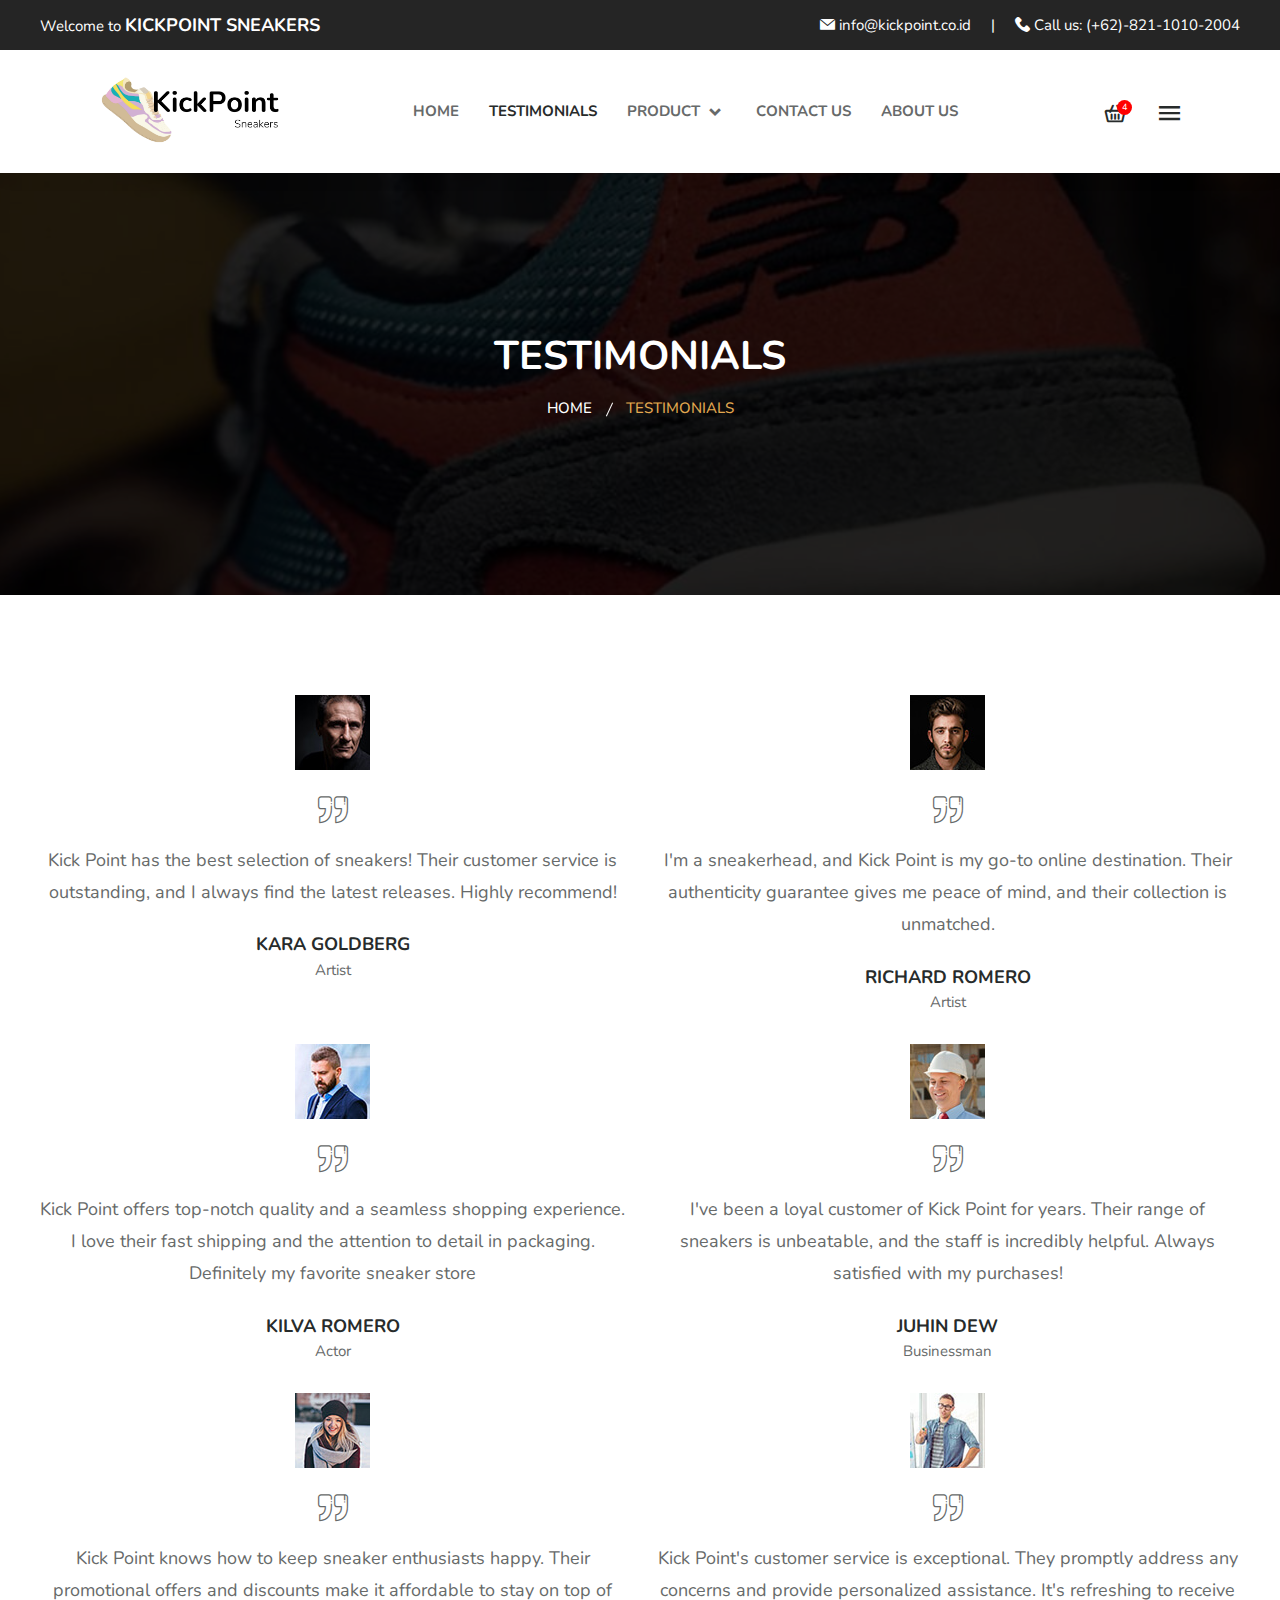
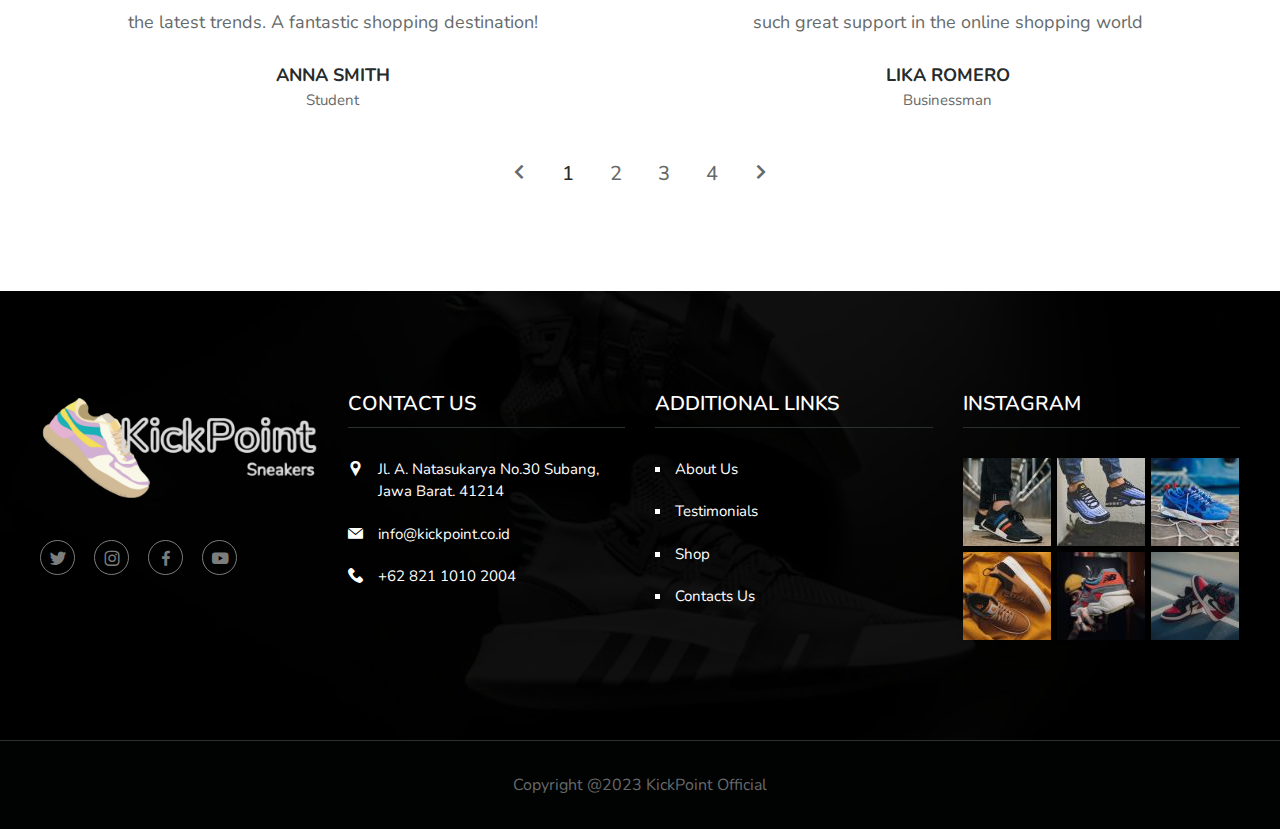
<file: testimonials.html>
<!doctype html>
<html lang="zxx">

<!-- Mirrored from templates.envytheme.com/vidnext/default/testimonials.html by HTTrack Website Copier/3.x [XR&CO'2014], Sun, 06 Dec 2020 15:00:15 GMT -->

<head>
	<!-- Required meta tags -->
	<meta charset="utf-8">
	<meta name="viewport" content="width=device-width, initial-scale=1, shrink-to-fit=no">

	<!-- Bootstrap CSS -->
	<link rel="stylesheet" href="assets/css/bootstrap.min.css">
	<!-- Owl Theme Default CSS -->
	<link rel="stylesheet" href="assets/css/owl.theme.default.min.css">
	<!-- Owl Carousel CSS -->
	<link rel="stylesheet" href="assets/css/owl.carousel.min.css">
	<!-- Owl Magnific CSS -->
	<link rel="stylesheet" href="assets/css/magnific-popup.css">
	<!-- Animate CSS -->
	<link rel="stylesheet" href="assets/css/animate.css">
	<!-- Boxicons CSS -->
	<link rel="stylesheet" href="assets/css/boxicons.min.css">
	<!-- Flaticon CSS -->
	<link rel="stylesheet" href="assets/css/flaticon.css">
	<!-- Meanmenu CSS -->
	<link rel="stylesheet" href="assets/css/meanmenu.css">
	<!-- Nice Select CSS -->
	<link rel="stylesheet" href="assets/css/nice-select.css">
	<!-- Odometer CSS-->
	<link rel="stylesheet" href="assets/css/odometer.css">
	<!-- Style CSS -->
	<link rel="stylesheet" href="assets/css/style.css">
	<!-- Responsive CSS -->
	<link rel="stylesheet" href="assets/css/responsive.css">

	<!-- Favicon -->
	<link rel="icon" type="image/png" href="assets/img/favicon.png">
	<!-- Title -->
	<title>KickPoint - Testimonials</title>

</head>

<body>
	<!-- Start Preloader Area -->
	<div class="loader-wrapper">
		<div class="loader"></div>
		<div class="loader-section section-left"></div>
		<div class="loader-section section-right"></div>
	</div>
	<!-- End Preloader Area -->

	<!-- Start Navbar Area -->
	<div class="navbar-area">
		<!-- Top Header Area Start -->
		<div class="top-header-area">
			<div class="container h-100">
				<div class="row h-100 align-items-center">
					<div class="col-5">
						<div class="top-header-content">
							<p>Welcome to <b>KickPoint Sneakers</b></p>
						</div>
					</div>
					<div class="col-7">
						<div class="top-header-content text-right">
							<p><i class="flaticon-email-1" aria-hidden="true"></i> info@kickpoint.co.id <span
									class="mx-2"></span> | <span class="mx-2"></span> <i class="flaticon-phone-call"
									aria-hidden="true"></i> Call us: (+62)-821-1010-2004</p>
						</div>
					</div>
				</div>
			</div>
		</div>
		<!-- Top Header Area End -->
		<!-- Menu For Mobile Device -->
		<div class="mobile-nav">
			<a href="index.html" class="logo">
				<img src="assets/img/Logo-KickPoint.png" alt="Image">
				<!-- <img src="assets/img/logo.png" alt="Logo"> -->
			</a>
		</div>

		<!-- Menu For Desktop Device -->
		<div class="main-nav">
			<div class="container-fluid">
				<nav class="navbar navbar-expand-md">
					<a class="navbar-brand" href="index.html">
						<img src="assets/img/Logo-KickPoint.png" width="180px" height="80px" alt="Image">
					</a>

					<div class="collapse navbar-collapse mean-menu">
						<ul class="navbar-nav m-auto">
							<li class="nav-item">
								<a href="index.html" class="nav-link">
									Home
								</a>

							</li>

							<li class="nav-item">
								<a href="testimonials.html" class="nav-link active">Testimonials</a>
							</li>

							<li class="nav-item">
								<a href="#" class="nav-link">
									Product
									<i class="bx bx-chevron-down"></i>
								</a>

								<ul class="dropdown-menu">
									<li class="nav-item">
										<a href="shop.html" class="nav-link">Shop</a>
									</li>
									<li class="nav-item">
										<a href="cart.html" class="nav-link">Cart</a>
									</li>
									<li class="nav-item">
										<a href="checkout.html" class="nav-link">Checkout</a>
									</li>
									<li class="nav-item">
										<a href="product-details.html" class="nav-link">Product Details</a>
									</li>
									<li class="nav-item">
										<a href="wishlist.html" class="nav-link">Wishlist</a>
									</li>
								</ul>
							</li>

							<li class="nav-item">
								<a href="contact.html" class="nav-link">Contact Us</a>
							</li>

							<li class="nav-item">
								<a href="about.html" class="nav-link">About Us</a>
							</li>
						</ul>

						<!-- Start Other Option -->
						<div class="others-option">
							<div class="cart-icon">
								<a href="cart.html">
									<i class="flaticon-shopping-cart"></i>
									<span>4</span>
								</a>
							</div>

							<div class="menu-icon">
								<a href="#" class="burger-menu">
									<i class="flaticon-menu-button"></i>
								</a>
							</div>
						</div>
						<!-- End Other Option -->
					</div>
				</nav>
			</div>
		</div>
	</div>
	<!-- End Navbar Area -->

	<!-- Sidebar Modal -->
	<div class="sidebar-modal">
		<div class="sidebar-modal-inner">
			<div class="sidebar-header">
				<div class="sidebar-logo">
					<img src="assets/img/Logo-KickPoint.png" alt="Image">
				</div>

				<span class="close-btn sidebar-modal-close-btn">
					<i class="bx bx-x"></i>
				</span>
			</div>

			<div class="sidebar-about">
				<div class="title">
					<p>We are Kick Point, a leading online destination for sneaker enthusiasts. With a passion for
						quality and style, we offer a premium selection of sneakers from renowned brands, delivering
						exceptional customer service and an unmatched shopping experience.</p>
				</div>
			</div>

			<div class="contact-us">
				<h2>Contact Us</h2>

				<ul>
					<li>
						<i class="flaticon-pin"></i>
						Jl. A. Natasukarya No.30 Subang, Jawa Barat. 41214
					</li>

					<li>
						<i class="flaticon-email-1"></i>
						<a href="mailto:info@kickpoint.co.id">info@kickpoint.co.id</a>
					</li>

					<li>
						<i class="flaticon-phone-call"></i>
						<a href="tel:+62 821 1010 2004">+62 821 1010 2004</a>
					</li>
				</ul>
			</div>

			<div class="sidebar-instagram-feed">
				<h2>Instagram</h2>

				<ul>
					<li>
						<a href="#">
							<img src="assets/img/instagram/1.jpg" alt="image">
						</a>
					</li>
					<li>
						<a href="#">
							<img src="assets/img/instagram/2.jpg" alt="image">
						</a>
					</li>
					<li>
						<a href="#">
							<img src="assets/img/instagram/3.jpg" alt="image">
						</a>
					</li>
					<li>
						<a href="#">
							<img src="assets/img/instagram/4.jpg" alt="image">
						</a>
					</li>
					<li>
						<a href="#">
							<img src="assets/img/instagram/5.jpg" alt="image">
						</a>
					</li>
					<li>
						<a href="#">
							<img src="assets/img/instagram/6.jpg" alt="image">
						</a>
					</li>
				</ul>
			</div>

			<div class="sidebar-follow-us">
				<h2>Sidebar Follow</h2>

				<ul class="social-wrap">
					<li>
						<a href="#" target="_blank">
							<i class="bx bxl-twitter"></i>
						</a>
					</li>
					<li>
						<a href="#" target="_blank">
							<i class="bx bxl-instagram"></i>
						</a>
					</li>
					<li>
						<a href="#" target="_blank">
							<i class="bx bxl-facebook"></i>
						</a>
					</li>
					<li>
						<a href="#" target="_blank">
							<i class="bx bxl-youtube"></i>
						</a>
					</li>
				</ul>
			</div>
		</div>
	</div>
	<!-- End Sidebar Modal -->

	<!-- Start Page Title Area -->
	<div class="page-title-area bg-4">
		<div class="container">
			<div class="page-title-content">
				<h2>Testimonials</h2>
				<ul>
					<li>
						<a href="index.html">
							Home
						</a>
					</li>

					<li class="active">Testimonials</li>
				</ul>
			</div>
		</div>
	</div>
	<!-- End Page Title Area -->

	<!-- Start Testimonial Two Area -->
	<section class="testimonial-page-area ptb-100">
		<div class="container">
			<div class="row">
				<div class="col-lg-6">
					<div class="testimonial-text">
						<img src="assets/img/testimonial/1.jpg" alt="Image">
						<i class="flaticon-quotation"></i>
						<p>Kick Point has the best selection of sneakers! Their customer service is outstanding, and I
							always find the latest releases. Highly recommend!
						</p>

						<h3>Kara Goldberg</h3>
						<span>Artist</span>
					</div>
				</div>

				<div class="col-lg-6">
					<div class="testimonial-text">
						<img src="assets/img/testimonial/2.jpg" alt="Image">
						<i class="flaticon-quotation"></i>
						<p>I'm a sneakerhead, and Kick Point is my go-to online destination. Their authenticity
							guarantee gives me peace of mind, and their collection is unmatched.
						</p>

						<h3>Richard Romero</h3>
						<span>Artist</span>
					</div>
				</div>

				<div class="col-lg-6">
					<div class="testimonial-text">
						<img src="assets/img/testimonial/3.jpg" alt="Image">
						<i class="flaticon-quotation"></i>
						<p>Kick Point offers top-notch quality and a seamless shopping experience. I love their fast
							shipping and the attention to detail in packaging. Definitely my favorite sneaker store
						</p>

						<h3>Kilva Romero</h3>
						<span>Actor</span>
					</div>
				</div>

				<div class="col-lg-6">
					<div class="testimonial-text">
						<img src="assets/img/testimonial/4.jpg" alt="Image">
						<i class="flaticon-quotation"></i>
						<p>I've been a loyal customer of Kick Point for years. Their range of sneakers is unbeatable,
							and the staff is incredibly helpful. Always satisfied with my purchases!
						</p>

						<h3>Juhin Dew</h3>
						<span>Businessman</span>
					</div>
				</div>

				<div class="col-lg-6">
					<div class="testimonial-text">
						<img src="assets/img/testimonial/5.jpg" alt="Image">
						<i class="flaticon-quotation"></i>
						<p>Kick Point knows how to keep sneaker enthusiasts happy. Their promotional offers and
							discounts make it affordable to stay on top of the latest trends. A fantastic shopping
							destination!
						</p>

						<h3>Anna Smith</h3>
						<span>Student</span>
					</div>
				</div>

				<div class="col-lg-6">
					<div class="testimonial-text">
						<img src="assets/img/testimonial/6.jpg" alt="Image">
						<i class="flaticon-quotation"></i>
						<p>Kick Point's customer service is exceptional. They promptly address any concerns and provide
							personalized assistance. It's refreshing to receive such great support in the online
							shopping world
						</p>

						<h3>Lika Romero</h3>
						<span>Businessman</span>
					</div>
				</div>

				<div class="col-lg-12 col-md-12">
					<div class="pagination-area text-center">
						<a href="#" class="prev page-numbers">
							<i class="bx bx-chevron-left"></i>
						</a>

						<span class="page-numbers current" aria-current="page">1</span>
						<a href="#" class="page-numbers">2</a>
						<a href="#" class="page-numbers">3</a>
						<a href="#" class="page-numbers">4</a>

						<a href="#" class="next page-numbers">
							<i class="bx bx-chevron-right"></i>
						</a>
					</div>
				</div>
			</div>
		</div>
	</section>
	<!-- End Testimonial Two Area -->

	<!-- Start Footer Area -->
	<footer class="footer-top-area pt-100 pb-70">
		<div class="container">
			<div class="row">
				<div class="col-lg-3 col-md-6">
					<div class="single-widget">
						<img src="assets/img/KickPoint-removebg.png" alt="Image">

						<ul class="social-wrap">
							<li>
								<a href="#" target="_blank">
									<i class="bx bxl-twitter"></i>
								</a>
							</li>

							<li>
								<a href="#" target="_blank">
									<i class="bx bxl-instagram"></i>
								</a>
							</li>

							<li>
								<a href="#" target="_blank">
									<i class="bx bxl-facebook"></i>
								</a>
							</li>

							<li>
								<a href="#" target="_blank">
									<i class="bx bxl-youtube"></i>
								</a>
							</li>
						</ul>
					</div>
				</div>

				<div class="col-lg-3 col-md-6">
					<div class="single-widget">
						<h3>Contact Us</h3>

						<ul class="address">
							<li>
								<i class="flaticon-pin"></i>
								Jl. A. Natasukarya No.30 Subang, Jawa Barat. 41214
							</li>

							<li>
								<i class="flaticon-email-1"></i>
								<a href="mailto:info@kickpoint.co.id">
									info@kickpoint.co.id
								</a>
							</li>

							<li>
								<i class="flaticon-phone-call"></i>
								<a href="tel:+62-821-1010-2004">
									+62 821 1010 2004
								</a>
							</li>
						</ul>
					</div>
				</div>

				<div class="col-lg-3 col-md-6">
					<div class="single-widget">
						<h3>Additional Links</h3>

						<ul class="additional-link">
							<li>
								<a href="about.html">About Us</a>
							</li>
							<li>
								<a href="testimonials.html">Testimonials</a>
							</li>
							<li>
								<a href="shop.html">Shop</a>
							</li>
							<li>
								<a href="contact.html">Contacts Us</a>
							</li>
						</ul>
					</div>
				</div>

				<div class="col-lg-3 col-md-6">
					<div class="single-widget">
						<h3>Instagram</h3>

						<ul class="instagram">
							<li>
								<a href="#">
									<img src="assets/img/instagram/1.jpg" alt="Image">
								</a>
							</li>
							<li>
								<a href="#">
									<img src="assets/img/instagram/2.jpg" alt="Image">
								</a>
							</li>
							<li class="mr-0">
								<a href="#">
									<img src="assets/img/instagram/3.jpg" alt="Image">
								</a>
							</li>
							<li class="mb-0">
								<a href="#">
									<img src="assets/img/instagram/4.jpg" alt="Image">
								</a>
							</li>
							<li class="mb-0">
								<a href="#">
									<img src="assets/img/instagram/5.jpg" alt="Image">
								</a>
							</li>
							<li class="mr-0 mb-0">
								<a href="#">
									<img src="assets/img/instagram/6.jpg" alt="Image">
								</a>
							</li>
						</ul>
					</div>
				</div>
			</div>
		</div>
	</footer>
	<!-- End Footer Area -->

	<!-- Start Footer Bottom Area -->
	<footer class="footer-bottom-area">
		<div class="container">
			<div class="copyright-wrap">
				<p>Copyright @2023 KickPoint Official</a>
				</p>
			</div>
		</div>
	</footer>
	<!-- End Footer Bottom Area -->

	<!-- Start Go Top Area -->
	<div class="go-top">
		<i class='bx bx-chevrons-up'></i>
		<i class='bx bx-chevrons-up'></i>
	</div>
	<!-- End Go Top Area -->


	<!-- Jquery-3.5.1.Slim.Min.JS -->
	<script src="assets/js/jquery-3.5.1.slim.min.js"></script>
	<!-- Popper JS -->
	<script src="assets/js/popper.min.js"></script>
	<!-- Bootstrap JS -->
	<script src="assets/js/bootstrap.min.js"></script>
	<!-- Meanmenu JS -->
	<script src="assets/js/jquery.meanmenu.js"></script>
	<!-- Wow JS -->
	<script src="assets/js/wow.min.js"></script>
	<!-- Owl Carousel JS -->
	<script src="assets/js/owl.carousel.js"></script>
	<!-- Carousel Thumbs JS -->
	<script src="assets/js/carousel-thumbs.js"></script>
	<!-- Owl Magnific JS -->
	<script src="assets/js/jquery.magnific-popup.min.js"></script>
	<!-- Nice Select JS -->
	<script src="assets/js/jquery.nice-select.min.js"></script>
	<!-- Parallax JS -->
	<script src="assets/js/parallax.min.js"></script>
	<!-- Mixitup JS -->
	<script src="assets/js/jquery.mixitup.min.js"></script>
	<!-- Appear JS -->
	<script src="assets/js/jquery.appear.js"></script>
	<!-- Odometer JS -->
	<script src="assets/js/odometer.min.js"></script>
	<!-- Form Validator JS -->
	<script src="assets/js/form-validator.min.js"></script>
	<!-- Contact JS -->
	<script src="assets/js/contact-form-script.js"></script>
	<!-- Ajaxchimp JS -->
	<script src="assets/js/jquery.ajaxchimp.min.js"></script>
	<!-- Custom JS -->
	<script src="assets/js/custom.js"></script>
</body>

<!-- Mirrored from templates.envytheme.com/vidnext/default/testimonials.html by HTTrack Website Copier/3.x [XR&CO'2014], Sun, 06 Dec 2020 15:00:17 GMT -->

</html>
</file>
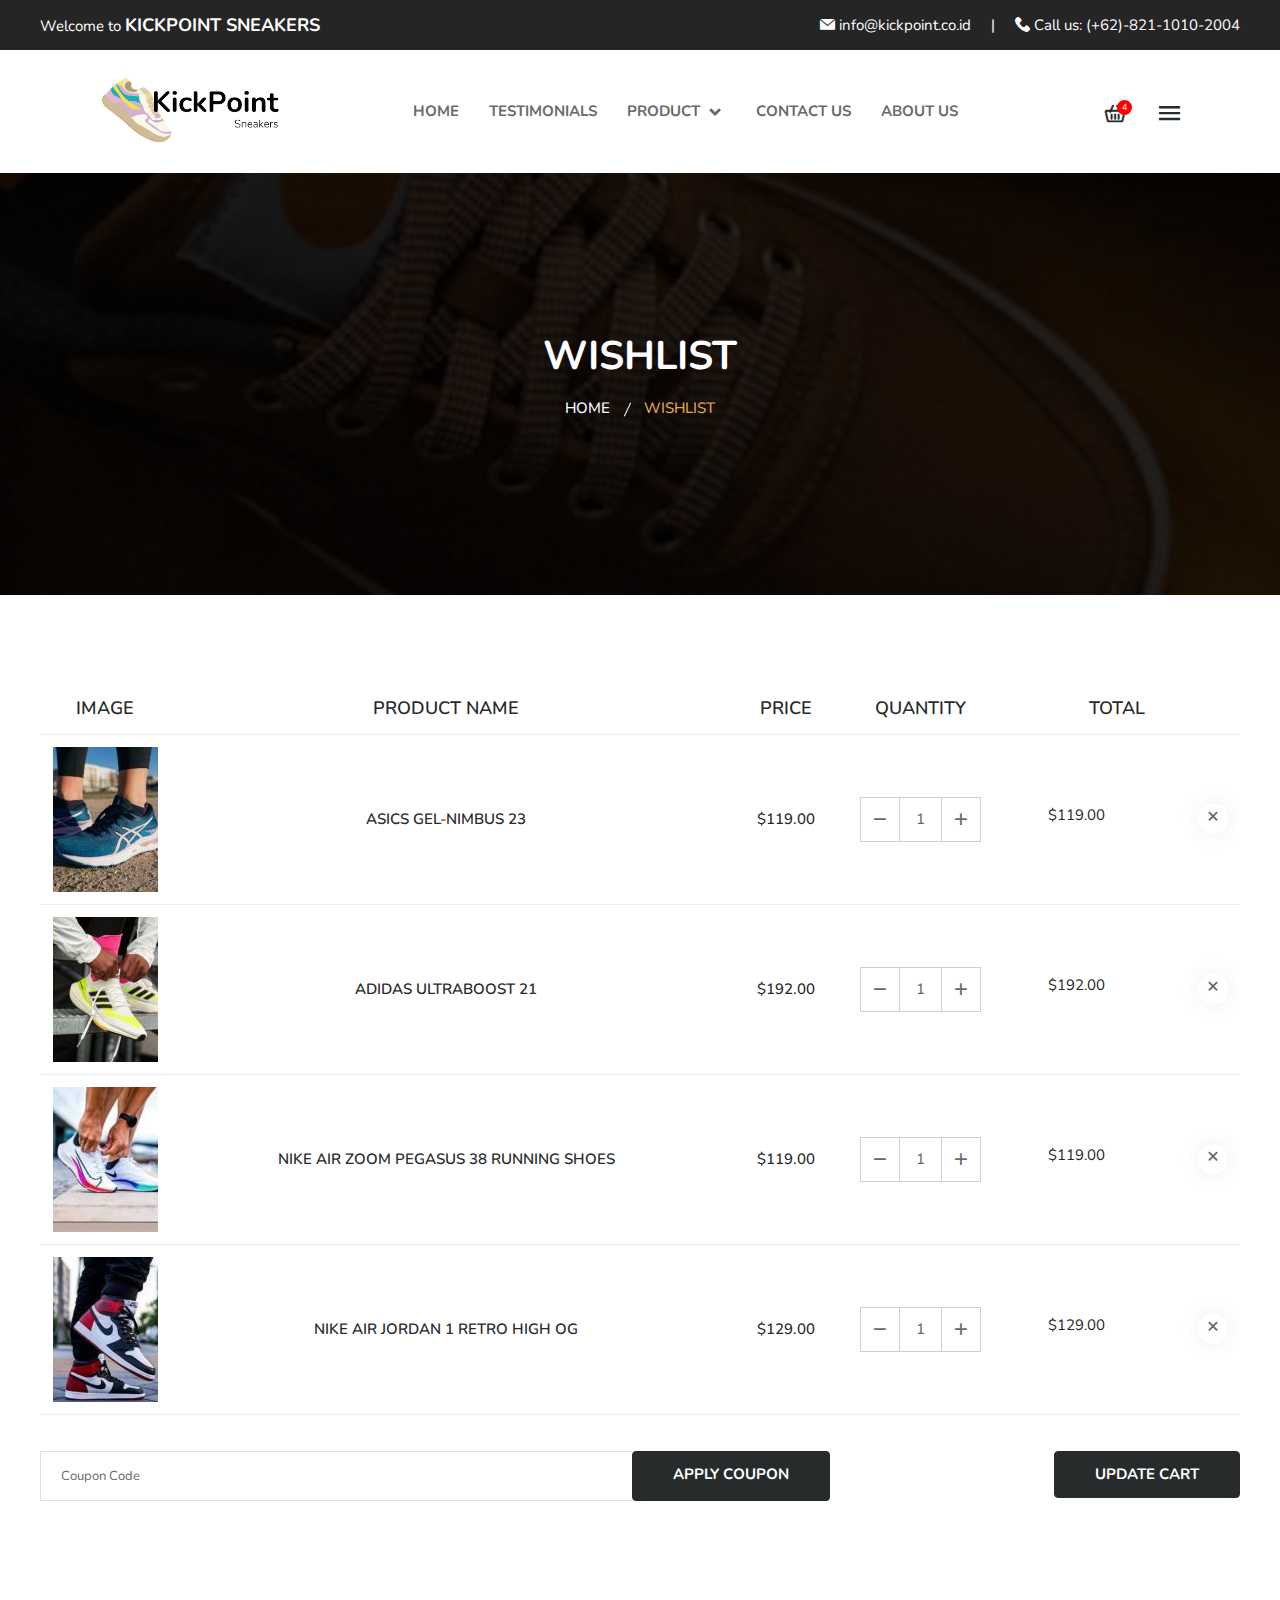
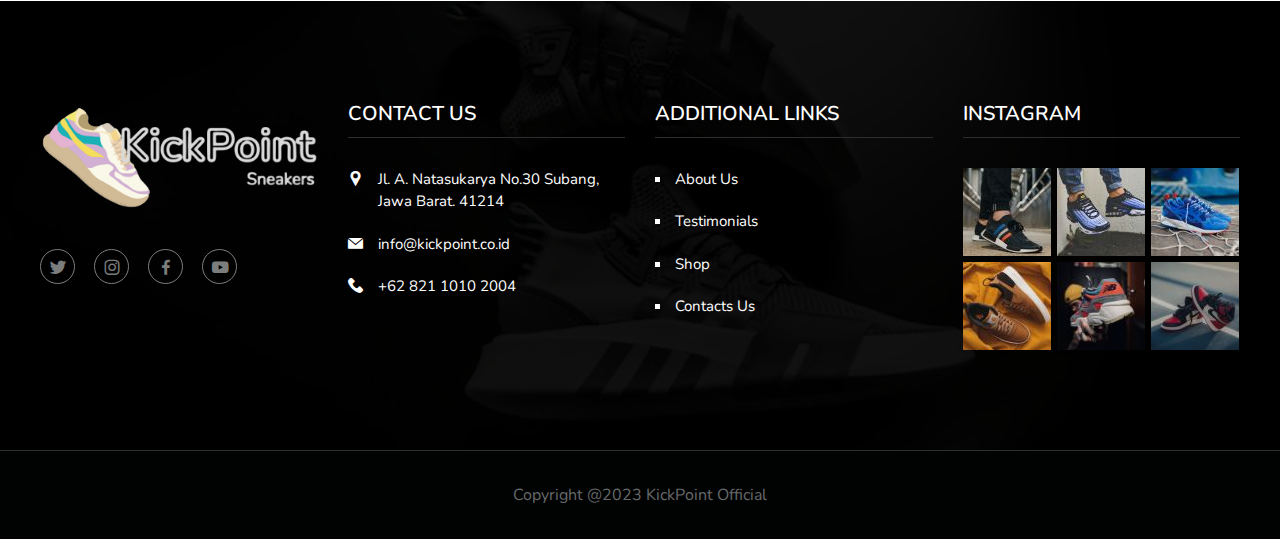
<file: wishlist.html>
<!doctype html>
<html lang="zxx">

<!-- Mirrored from templates.envytheme.com/vidnext/default/wishlist.html by HTTrack Website Copier/3.x [XR&CO'2014], Sun, 06 Dec 2020 15:00:28 GMT -->

<head>
	<!-- Required meta tags -->
	<meta charset="utf-8">
	<meta name="viewport" content="width=device-width, initial-scale=1, shrink-to-fit=no">

	<!-- Bootstrap CSS -->
	<link rel="stylesheet" href="assets/css/bootstrap.min.css">
	<!-- Owl Theme Default CSS -->
	<link rel="stylesheet" href="assets/css/owl.theme.default.min.css">
	<!-- Owl Carousel CSS -->
	<link rel="stylesheet" href="assets/css/owl.carousel.min.css">
	<!-- Owl Magnific CSS -->
	<link rel="stylesheet" href="assets/css/magnific-popup.css">
	<!-- Animate CSS -->
	<link rel="stylesheet" href="assets/css/animate.css">
	<!-- Boxicons CSS -->
	<link rel="stylesheet" href="assets/css/boxicons.min.css">
	<!-- Flaticon CSS -->
	<link rel="stylesheet" href="assets/css/flaticon.css">
	<!-- Meanmenu CSS -->
	<link rel="stylesheet" href="assets/css/meanmenu.css">
	<!-- Nice Select CSS -->
	<link rel="stylesheet" href="assets/css/nice-select.css">
	<!-- Odometer CSS-->
	<link rel="stylesheet" href="assets/css/odometer.css">
	<!-- Style CSS -->
	<link rel="stylesheet" href="assets/css/style.css">
	<!-- Responsive CSS -->
	<link rel="stylesheet" href="assets/css/responsive.css">

	<!-- Favicon -->
	<link rel="icon" type="image/png" href="assets/img/favicon.png">
	<!-- Title -->
	<title>KickPoint - Wishlist</title>

</head>

<body>
	<!-- Start Preloader Area -->
	<div class="loader-wrapper">
		<div class="loader"></div>
		<div class="loader-section section-left"></div>
		<div class="loader-section section-right"></div>
	</div>
	<!-- End Preloader Area -->

	<!-- Start Navbar Area -->
	<div class="navbar-area">
		<!-- Top Header Area Start -->
		<div class="top-header-area">
			<div class="container h-100">
				<div class="row h-100 align-items-center">
					<div class="col-5">
						<div class="top-header-content">
							<p>Welcome to <b>KickPoint Sneakers</b></p>
						</div>
					</div>
					<div class="col-7">
						<div class="top-header-content text-right">
							<p><i class="flaticon-email-1" aria-hidden="true"></i> info@kickpoint.co.id <span
									class="mx-2"></span> | <span class="mx-2"></span> <i class="flaticon-phone-call"
									aria-hidden="true"></i> Call us: (+62)-821-1010-2004</p>
						</div>
					</div>
				</div>
			</div>
		</div>
		<!-- Top Header Area End -->
		<!-- Menu For Mobile Device -->
		<div class="mobile-nav">
			<a href="index.html" class="logo">
				<img src="assets/img/Logo-KickPoint.png" alt="Image">
				<!-- <img src="assets/img/logo.png" alt="Logo"> -->
			</a>
		</div>

		<!-- Menu For Desktop Device -->
		<div class="main-nav">
			<div class="container-fluid">
				<nav class="navbar navbar-expand-md">
					<a class="navbar-brand" href="index.html">
						<img src="assets/img/Logo-KickPoint.png" width="180px" height="80px" alt="Image">
					</a>

					<div class="collapse navbar-collapse mean-menu">
						<ul class="navbar-nav m-auto">
							<li class="nav-item">
								<a href="index.html" class="nav-link">
									Home
								</a>

							</li>

							<li class="nav-item">
								<a href="testimonials.html" class="nav-link">Testimonials</a>
							</li>

							<li class="nav-item">
								<a href="#" class="nav-link">
									Product
									<i class="bx bx-chevron-down"></i>
								</a>

								<ul class="dropdown-menu">
									<li class="nav-item">
										<a href="shop.html" class="nav-link">Shop</a>
									</li>
									<li class="nav-item">
										<a href="cart.html" class="nav-link">Cart</a>
									</li>
									<li class="nav-item">
										<a href="checkout.html" class="nav-link">Checkout</a>
									</li>
									<li class="nav-item">
										<a href="product-details.html" class="nav-link">Product Details</a>
									</li>
									<li class="nav-item">
										<a href="wishlist.html" class="nav-link active">Wishlist</a>
									</li>
								</ul>
							</li>

							<li class="nav-item">
								<a href="contact.html" class="nav-link">Contact Us</a>
							</li>

							<li class="nav-item">
								<a href="about.html" class="nav-link">About Us</a>
							</li>
						</ul>

						<!-- Start Other Option -->
						<div class="others-option">
							<div class="cart-icon">
								<a href="cart.html">
									<i class="flaticon-shopping-cart"></i>
									<span>4</span>
								</a>
							</div>

							<div class="menu-icon">
								<a href="#" class="burger-menu">
									<i class="flaticon-menu-button"></i>
								</a>
							</div>
						</div>
						<!-- End Other Option -->
					</div>
				</nav>
			</div>
		</div>
	</div>
	<!-- End Navbar Area -->

	<!-- Sidebar Modal -->
	<div class="sidebar-modal">
		<div class="sidebar-modal-inner">
			<div class="sidebar-header">
				<div class="sidebar-logo">
					<img src="assets/img/Logo-KickPoint.png" alt="Image">
				</div>

				<span class="close-btn sidebar-modal-close-btn">
					<i class="bx bx-x"></i>
				</span>
			</div>

			<div class="sidebar-about">
				<div class="title">
					<p>We are Kick Point, a leading online destination for sneaker enthusiasts. With a passion for
						quality and style, we offer a premium selection of sneakers from renowned brands, delivering
						exceptional customer service and an unmatched shopping experience.</p>
				</div>
			</div>

			<div class="contact-us">
				<h2>Contact Us</h2>

				<ul>
					<li>
						<i class="flaticon-pin"></i>
						Jl. A. Natasukarya No.30 Subang, Jawa Barat. 41214
					</li>

					<li>
						<i class="flaticon-email-1"></i>
						<a href="mailto:info@kickpoint.co.id">info@kickpoint.co.id</a>
					</li>

					<li>
						<i class="flaticon-phone-call"></i>
						<a href="tel:+62 821 1010 2004">+62 821 1010 2004</a>
					</li>
				</ul>
			</div>

			<div class="sidebar-instagram-feed">
				<h2>Instagram</h2>

				<ul>
					<li>
						<a href="#">
							<img src="assets/img/instagram/1.jpg" alt="image">
						</a>
					</li>
					<li>
						<a href="#">
							<img src="assets/img/instagram/2.jpg" alt="image">
						</a>
					</li>
					<li>
						<a href="#">
							<img src="assets/img/instagram/3.jpg" alt="image">
						</a>
					</li>
					<li>
						<a href="#">
							<img src="assets/img/instagram/4.jpg" alt="image">
						</a>
					</li>
					<li>
						<a href="#">
							<img src="assets/img/instagram/5.jpg" alt="image">
						</a>
					</li>
					<li>
						<a href="#">
							<img src="assets/img/instagram/6.jpg" alt="image">
						</a>
					</li>
				</ul>
			</div>

			<div class="sidebar-follow-us">
				<h2>Sidebar Follow</h2>

				<ul class="social-wrap">
					<li>
						<a href="#" target="_blank">
							<i class="bx bxl-twitter"></i>
						</a>
					</li>
					<li>
						<a href="#" target="_blank">
							<i class="bx bxl-instagram"></i>
						</a>
					</li>
					<li>
						<a href="#" target="_blank">
							<i class="bx bxl-facebook"></i>
						</a>
					</li>
					<li>
						<a href="#" target="_blank">
							<i class="bx bxl-youtube"></i>
						</a>
					</li>
				</ul>
			</div>
		</div>
	</div>
	<!-- End Sidebar Modal -->

	<!-- Start Page Title Area -->
	<div class="page-title-area bg-3">
		<div class="container">
			<div class="page-title-content">
				<h2>Wishlist</h2>
				<ul>
					<li>
						<a href="index.html">
							Home
						</a>
					</li>

					<li class="active">Wishlist</li>
				</ul>
			</div>
		</div>
	</div>
	<!-- End Page Title Area -->

	<!-- START CART AREA -->
	<div class="cart-area ptb-100">
		<div class="container">
			<div class="row">
				<div class="col-lg-12 col-md-12">
					<form>
						<div class="cart-wraps">
							<div class="cart-table table-responsive">
								<table class="table table-bordered">
									<thead>
										<tr>
											<th scope="col">Image</th>
											<th scope="col">Product Name</th>
											<th scope="col">Price</th>
											<th scope="col">Quantity</th>
											<th scope="col">Total</th>
										</tr>
									</thead>
									<tbody>
										<tr>
											<td class="product-thumbnail">
												<a href="#">
													<img src="assets/img/cart/1.jpg" alt="Image">
												</a>
											</td>

											<td class="product-name">
												<a href="#">Asics Gel-Nimbus 23</a>
											</td>

											<td class="product-price">
												<span class="unit-amount">$119.00</span>
											</td>

											<td class="product-quantity">
												<div class="input-counter">
													<span class="minus-btn">
														<i class='bx bx-minus'></i>
													</span>
													<input type="text" value="1">
													<span class="plus-btn">
														<i class='bx bx-plus'></i>
													</span>
												</div>
											</td>

											<td class="product-subtotal">
												<span class="subtotal-amount">$119.00</span>

												<a href="#" class="remove">
													<i class="bx bx-x"></i>
												</a>
											</td>
										</tr>

										<tr>
											<td class="product-thumbnail">
												<a href="#">
													<img src="assets/img/cart/2.jpg" alt="Image">
												</a>
											</td>

											<td class="product-name">
												<a href="#">Adidas Ultraboost 21</a>
											</td>

											<td class="product-price">
												<span class="unit-amount">$192.00</span>
											</td>

											<td class="product-quantity">
												<div class="input-counter">
													<span class="minus-btn">
														<i class='bx bx-minus'></i>
													</span>
													<input type="text" value="1">
													<span class="plus-btn">
														<i class='bx bx-plus'></i>
													</span>
												</div>
											</td>

											<td class="product-subtotal">
												<span class="subtotal-amount">$192.00</span>

												<a href="#" class="remove">
													<i class="bx bx-x"></i>
												</a>
											</td>
										</tr>

										<tr>
											<td class="product-thumbnail">
												<a href="#">
													<img src="assets/img/cart/3.jpg" alt="Image">
												</a>
											</td>

											<td class="product-name">
												<a href="#">Nike Air Zoom Pegasus 38 Running Shoes</a>
											</td>

											<td class="product-price">
												<span class="unit-amount">$119.00</span>
											</td>

											<td class="product-quantity">
												<div class="input-counter">
													<span class="minus-btn">
														<i class='bx bx-minus'></i>
													</span>
													<input type="text" value="1">
													<span class="plus-btn">
														<i class='bx bx-plus'></i>
													</span>
												</div>
											</td>

											<td class="product-subtotal">
												<span class="subtotal-amount">$119.00</span>

												<a href="#" class="remove">
													<i class="bx bx-x"></i>
												</a>
											</td>
										</tr>

										<tr>
											<td class="product-thumbnail">
												<a href="#">
													<img src="assets/img/cart/4.jpg" alt="Image">
												</a>
											</td>

											<td class="product-name">
												<a href="#">Nike Air Jordan 1 Retro High OG</a>
											</td>

											<td class="product-price">
												<span class="unit-amount">$129.00</span>
											</td>

											<td class="product-quantity">
												<div class="input-counter">
													<span class="minus-btn">
														<i class='bx bx-minus'></i>
													</span>
													<input type="text" value="1">
													<span class="plus-btn">
														<i class='bx bx-plus'></i>
													</span>
												</div>
											</td>

											<td class="product-subtotal">
												<span class="subtotal-amount">$129.00</span>

												<a href="#" class="remove">
													<i class="bx bx-x"></i>
												</a>
											</td>
										</tr>
									</tbody>
								</table>
							</div>

							<div class="coupon-cart">
								<div class="row">
									<div class="col-lg-8 col-sm-7">
										<div class="form-group mb-0">
											<input type="text" class="form-control" placeholder="Coupon Code">

											<a href="#" class="default-btn two">Apply Coupon</a>
										</div>
									</div>

									<div class="col-lg-4 col-sm-5 text-right">
										<a href="#" class=" default-btn two">
											Update Cart
										</a>
									</div>
								</div>
							</div>
						</div>
					</form>
				</div>
			</div>
		</div>
	</div>
	<!-- END CART AREA -->

	<!-- Start Footer Area -->
	<footer class="footer-top-area pt-100 pb-70">
		<div class="container">
			<div class="row">
				<div class="col-lg-3 col-md-6">
					<div class="single-widget">
						<img src="assets/img/KickPoint-removebg.png" alt="Image">

						<ul class="social-wrap">
							<li>
								<a href="#" target="_blank">
									<i class="bx bxl-twitter"></i>
								</a>
							</li>

							<li>
								<a href="#" target="_blank">
									<i class="bx bxl-instagram"></i>
								</a>
							</li>

							<li>
								<a href="#" target="_blank">
									<i class="bx bxl-facebook"></i>
								</a>
							</li>

							<li>
								<a href="#" target="_blank">
									<i class="bx bxl-youtube"></i>
								</a>
							</li>
						</ul>
					</div>
				</div>

				<div class="col-lg-3 col-md-6">
					<div class="single-widget">
						<h3>Contact Us</h3>

						<ul class="address">
							<li>
								<i class="flaticon-pin"></i>
								Jl. A. Natasukarya No.30 Subang, Jawa Barat. 41214
							</li>

							<li>
								<i class="flaticon-email-1"></i>
								<a href="mailto:info@kickpoint.co.id">
									info@kickpoint.co.id
								</a>
							</li>

							<li>
								<i class="flaticon-phone-call"></i>
								<a href="tel:+62-821-1010-2004">
									+62 821 1010 2004
								</a>
							</li>
						</ul>
					</div>
				</div>

				<div class="col-lg-3 col-md-6">
					<div class="single-widget">
						<h3>Additional Links</h3>

						<ul class="additional-link">
							<li>
								<a href="about.html">About Us</a>
							</li>
							<li>
								<a href="testimonials.html">Testimonials</a>
							</li>
							<li>
								<a href="shop.html">Shop</a>
							</li>
							<li>
								<a href="contact.html">Contacts Us</a>
							</li>
						</ul>
					</div>
				</div>

				<div class="col-lg-3 col-md-6">
					<div class="single-widget">
						<h3>Instagram</h3>

						<ul class="instagram">
							<li>
								<a href="#">
									<img src="assets/img/instagram/1.jpg" alt="Image">
								</a>
							</li>
							<li>
								<a href="#">
									<img src="assets/img/instagram/2.jpg" alt="Image">
								</a>
							</li>
							<li class="mr-0">
								<a href="#">
									<img src="assets/img/instagram/3.jpg" alt="Image">
								</a>
							</li>
							<li class="mb-0">
								<a href="#">
									<img src="assets/img/instagram/4.jpg" alt="Image">
								</a>
							</li>
							<li class="mb-0">
								<a href="#">
									<img src="assets/img/instagram/5.jpg" alt="Image">
								</a>
							</li>
							<li class="mr-0 mb-0">
								<a href="#">
									<img src="assets/img/instagram/6.jpg" alt="Image">
								</a>
							</li>
						</ul>
					</div>
				</div>
			</div>
		</div>
	</footer>
	<!-- End Footer Area -->

	<!-- Start Footer Bottom Area -->
	<footer class="footer-bottom-area">
		<div class="container">
			<div class="copyright-wrap">
				<p>Copyright @2023 KickPoint Official</a>
				</p>
			</div>
		</div>
	</footer>
	<!-- End Footer Bottom Area -->

	<!-- Start Go Top Area -->
	<div class="go-top">
		<i class='bx bx-chevrons-up'></i>
		<i class='bx bx-chevrons-up'></i>
	</div>
	<!-- End Go Top Area -->


	<!-- Jquery-3.5.1.Slim.Min.JS -->
	<script src="assets/js/jquery-3.5.1.slim.min.js"></script>
	<!-- Popper JS -->
	<script src="assets/js/popper.min.js"></script>
	<!-- Bootstrap JS -->
	<script src="assets/js/bootstrap.min.js"></script>
	<!-- Meanmenu JS -->
	<script src="assets/js/jquery.meanmenu.js"></script>
	<!-- Wow JS -->
	<script src="assets/js/wow.min.js"></script>
	<!-- Owl Carousel JS -->
	<script src="assets/js/owl.carousel.js"></script>
	<!-- Carousel Thumbs JS -->
	<script src="assets/js/carousel-thumbs.js"></script>
	<!-- Owl Magnific JS -->
	<script src="assets/js/jquery.magnific-popup.min.js"></script>
	<!-- Nice Select JS -->
	<script src="assets/js/jquery.nice-select.min.js"></script>
	<!-- Parallax JS -->
	<script src="assets/js/parallax.min.js"></script>
	<!-- Mixitup JS -->
	<script src="assets/js/jquery.mixitup.min.js"></script>
	<!-- Appear JS -->
	<script src="assets/js/jquery.appear.js"></script>
	<!-- Odometer JS -->
	<script src="assets/js/odometer.min.js"></script>
	<!-- Form Validator JS -->
	<script src="assets/js/form-validator.min.js"></script>
	<!-- Contact JS -->
	<script src="assets/js/contact-form-script.js"></script>
	<!-- Ajaxchimp JS -->
	<script src="assets/js/jquery.ajaxchimp.min.js"></script>
	<!-- Custom JS -->
	<script src="assets/js/custom.js"></script>
</body>

<!-- Mirrored from templates.envytheme.com/vidnext/default/wishlist.html by HTTrack Website Copier/3.x [XR&CO'2014], Sun, 06 Dec 2020 15:00:28 GMT -->

</html>
</file>
<file: assets/css/flaticon.css>
/*
  	Flaticon icon font: Flaticon
  	Creation date: 08/07/2020 20:37
  	*/

@font-face {
  font-family: "Flaticon";
  src: url("../fonts/Flaticon.eot");
  src: url("../fonts/Flaticond41d.eot?#iefix") format("embedded-opentype"),
       url("../fonts/Flaticon.woff2") format("woff2"),
       url("../fonts/Flaticon.woff") format("woff"),
       url("../fonts/Flaticon.ttf") format("truetype"),
       url("../fonts/Flaticon.svg#Flaticon") format("svg");
  font-weight: normal;
  font-style: normal;
}

@media screen and (-webkit-min-device-pixel-ratio:0) {
  @font-face {
    font-family: "Flaticon";
    src: url("../fonts/Flaticon.svg#Flaticon") format("svg");
  }
}

[class^="flaticon-"]:before, [class*=" flaticon-"]:before,
[class^="flaticon-"]:after, [class*=" flaticon-"]:after {   
  font-family: Flaticon;
  font-style: normal;
}

.flaticon-menu:before { content: "\f100"; }
.flaticon-menu-1:before { content: "\f101"; }
.flaticon-menu-2:before { content: "\f102"; }
.flaticon-menu-of-three-lines:before { content: "\f103"; }
.flaticon-menu-button:before { content: "\f104"; }
.flaticon-shopping-cart:before { content: "\f105"; }
.flaticon-film-editing:before { content: "\f106"; }
.flaticon-conversations:before { content: "\f107"; }
.flaticon-camera-tripod:before { content: "\f108"; }
.flaticon-play:before { content: "\f109"; }
.flaticon-user:before { content: "\f10a"; }
.flaticon-calendar:before { content: "\f10b"; }
.flaticon-placeholder:before { content: "\f10c"; }
.flaticon-pin:before { content: "\f10d"; }
.flaticon-email:before { content: "\f10e"; }
.flaticon-email-1:before { content: "\f10f"; }
.flaticon-phone-call:before { content: "\f110"; }
.flaticon-quote:before { content: "\f111"; }
.flaticon-double-quotes:before { content: "\f112"; }
.flaticon-research:before { content: "\f113"; }
.flaticon-script:before { content: "\f114"; }
.flaticon-frame-border-like-a-stamp:before { content: "\f115"; }
.flaticon-frame:before { content: "\f116"; }
.flaticon-mirror:before { content: "\f117"; }
.flaticon-dubbing:before { content: "\f118"; }
.flaticon-computer:before { content: "\f119"; }
.flaticon-edit-tools:before { content: "\f11a"; }
.flaticon-help:before { content: "\f11b"; }
.flaticon-film-editing-1:before { content: "\f11c"; }
.flaticon-video:before { content: "\f11d"; }
.flaticon-megaphone:before { content: "\f11e"; }
.flaticon-advertising:before { content: "\f11f"; }
.flaticon-documentary:before { content: "\f120"; }
.flaticon-talk-show:before { content: "\f121"; }
.flaticon-movie:before { content: "\f122"; }
.flaticon-cinema:before { content: "\f123"; }
.flaticon-music:before { content: "\f124"; }
.flaticon-quotation:before { content: "\f125"; }
</file>
<file: assets/css/meanmenu.css>
.mean-container .mean-bar {
	float: left;
	width: 100%;
	position: absolute;
	background: transparent;
	padding: 20px 0 0;
	z-index: 999;
	border-bottom: 1px solid rgba(0, 0, 0, 0.03);
	height: 55px;
}
.mean-container a.meanmenu-reveal {
	width: 35px;
	height: 30px;
	padding: 12px 15px 0 0;
	position: absolute;
	right: 0;
	cursor: pointer;
	color: #ffffff;
	text-decoration: none;
	font-size: 16px;
	text-indent: -9999em;
	line-height: 22px;
	font-size: 1px;
	display: block;
	font-weight: 700;
}
.mean-container a.meanmenu-reveal span {
	display: block;
	background: #ffffff;
	height: 4px;
    margin-top: 3px;
    border-radius: 3px;
}
.mean-container .mean-nav {
	float: left;
	width: 100%;
	background: #ffffff;
	margin-top: 55px;
}
.mean-container .mean-nav ul {
	padding: 0;
	margin: 0;
	width: 100%;
	border: none;
	list-style-type: none;
}
.mean-container .mean-nav ul li {
	position: relative;
	float: left;
	width: 100%;
}
.mean-container .mean-nav ul li a {
	display: block;
	float: left;
	width: 90%;
	padding: 1em 5%;
	margin: 0;
	text-align: left;
	color: #677294;
	border-top: 1px solid #DBEEFD;
	text-decoration: none;
}
.mean-container .mean-nav ul li a.active {
	color: #000000;
}
.mean-container .mean-nav ul li li a {
	width: 80%;
	padding: 1em 10%;
	color: #677294;
	border-top: 1px solid #DBEEFD;
	opacity: 1;
	filter: alpha(opacity=75);
	text-shadow: none !important;
	visibility: visible;
	text-transform: none;
	font-size: 14px;
}
.mean-container .mean-nav ul li.mean-last a {
	border-bottom: none;
	margin-bottom: 0;
}
.mean-container .mean-nav ul li li li a {
	width: 70%;
	padding: 1em 15%;
}
.mean-container .mean-nav ul li li li li a {
	width: 60%;
	padding: 1em 20%;
}
.mean-container .mean-nav ul li li li li li a {
	width: 50%;
	padding: 1em 25%;
}
.mean-container .mean-nav ul li a:hover {
	background: #252525;
	background: rgba(255,255,255,0.1);
}
.mean-container .mean-nav ul li a.mean-expand {
	margin-top: 3px;
	width: 100%;
	height: 24px;
	padding: 12px !important;
	text-align: right ;
	position: absolute;
	right: 0;
	top: 0;
	z-index: 2;
	font-weight: 700;
	background: transparent;
	border: none !important;
}
.mean-container .mean-push {
	float: left;
	width: 100%;
	padding: 0;
	margin: 0;
	clear: both;
}
.mean-nav .wrapper {
	width: 100%;
	padding: 0;
	margin: 0;
}
/* Fix for box sizing on Foundation Framework etc. */
.mean-container .mean-bar, .mean-container .mean-bar * {
	-webkit-box-sizing: content-box;
	-moz-box-sizing: content-box;
	box-sizing: content-box;
}
.mean-remove {
	display: none !important;
}
</file>
<file: assets/css/nice-select.css>
.nice-select {
  -webkit-tap-highlight-color: transparent;
  background-color: #fff;
  border-radius: 5px;
  border: solid 1px #e8e8e8;
  box-sizing: border-box;
  clear: both;
  cursor: pointer;
  display: block;
  float: left;
  font-family: inherit;
  font-size: 14px;
  font-weight: normal;
  height: 42px;
  line-height: 40px;
  outline: none;
  padding-left: 18px;
  padding-right: 30px;
  position: relative;
  text-align: left !important;
  -webkit-transition: all 0.2s ease-in-out;
  transition: all 0.2s ease-in-out;
  -webkit-user-select: none;
     -moz-user-select: none;
      -ms-user-select: none;
          user-select: none;
  white-space: nowrap;
  width: auto; }
  .nice-select:hover {
    border-color: #dbdbdb; }
  .nice-select:active, .nice-select.open, .nice-select:focus {
    border-color: #999; }
  .nice-select:after {
    border-bottom: 2px solid #999;
    border-right: 2px solid #999;
    content: '';
    display: block;
    height: 5px;
    margin-top: -4px;
    pointer-events: none;
    position: absolute;
    right: 12px;
    top: 50%;
    -webkit-transform-origin: 66% 66%;
        -ms-transform-origin: 66% 66%;
            transform-origin: 66% 66%;
    -webkit-transform: rotate(45deg);
        -ms-transform: rotate(45deg);
            transform: rotate(45deg);
    -webkit-transition: all 0.15s ease-in-out;
    transition: all 0.15s ease-in-out;
    width: 5px; }
  .nice-select.open:after {
    -webkit-transform: rotate(-135deg);
        -ms-transform: rotate(-135deg);
            transform: rotate(-135deg); }
  .nice-select.open .list {
    opacity: 1;
    pointer-events: auto;
    -webkit-transform: scale(1) translateY(0);
        -ms-transform: scale(1) translateY(0);
            transform: scale(1) translateY(0); }
  .nice-select.disabled {
    border-color: #ededed;
    color: #999;
    pointer-events: none; }
    .nice-select.disabled:after {
      border-color: #cccccc; }
  .nice-select.wide {
    width: 100%; }
    .nice-select.wide .list {
      left: 0 !important;
      right: 0 !important; }
  .nice-select.right {
    float: right; }
    .nice-select.right .list {
      left: auto;
      right: 0; }
  .nice-select.small {
    font-size: 12px;
    height: 36px;
    line-height: 34px; }
    .nice-select.small:after {
      height: 4px;
      width: 4px; }
    .nice-select.small .option {
      line-height: 34px;
      min-height: 34px; }
  .nice-select .list {
    background-color: #fff;
    border-radius: 5px;
    box-shadow: 0 0 0 1px rgba(68, 68, 68, 0.11);
    box-sizing: border-box;
    margin-top: 4px;
    opacity: 0;
    overflow: hidden;
    padding: 0;
    pointer-events: none;
    position: absolute;
    top: 100%;
    left: 0;
    -webkit-transform-origin: 50% 0;
        -ms-transform-origin: 50% 0;
            transform-origin: 50% 0;
    -webkit-transform: scale(0.75) translateY(-21px);
        -ms-transform: scale(0.75) translateY(-21px);
            transform: scale(0.75) translateY(-21px);
    -webkit-transition: all 0.2s cubic-bezier(0.5, 0, 0, 1.25), opacity 0.15s ease-out;
    transition: all 0.2s cubic-bezier(0.5, 0, 0, 1.25), opacity 0.15s ease-out;
    z-index: 9; }
    .nice-select .list:hover .option:not(:hover) {
      background-color: transparent !important; }
  .nice-select .option {
    cursor: pointer;
    font-weight: 400;
    line-height: 40px;
    list-style: none;
    min-height: 40px;
    outline: none;
    padding-left: 18px;
    padding-right: 29px;
    text-align: left;
    -webkit-transition: all 0.2s;
    transition: all 0.2s; }
    .nice-select .option:hover, .nice-select .option.focus, .nice-select .option.selected.focus {
      background-color: #f6f6f6; }
    .nice-select .option.selected {
      font-weight: bold; }
    .nice-select .option.disabled {
      background-color: transparent;
      color: #999;
      cursor: default; }

.no-csspointerevents .nice-select .list {
  display: none; }

.no-csspointerevents .nice-select.open .list {
  display: block; }
</file>
<file: assets/css/odometer.css>
.odometer.odometer-auto-theme, .odometer.odometer-theme-default {
  display: inline-block;
  vertical-align: middle;
  *vertical-align: auto;
  *zoom: 1;
  *display: inline;
  position: relative;
}
.odometer.odometer-auto-theme .odometer-digit, .odometer.odometer-theme-default .odometer-digit {
  display: inline-block;
  vertical-align: middle;
  *vertical-align: auto;
  *zoom: 1;
  *display: inline;
  position: relative;
}
.odometer.odometer-auto-theme .odometer-digit .odometer-digit-spacer, .odometer.odometer-theme-default .odometer-digit .odometer-digit-spacer {
  display: inline-block;
  vertical-align: middle;
  *vertical-align: auto;
  *zoom: 1;
  *display: inline;
  visibility: hidden;
}
.odometer.odometer-auto-theme .odometer-digit .odometer-digit-inner, .odometer.odometer-theme-default .odometer-digit .odometer-digit-inner {
  text-align: left;
  display: block;
  position: absolute;
  top: 0;
  left: 0;
  right: 0;
  bottom: 0;
  overflow: hidden;
}
.odometer.odometer-auto-theme .odometer-digit .odometer-ribbon, .odometer.odometer-theme-default .odometer-digit .odometer-ribbon {
  display: block;
}
.odometer.odometer-auto-theme .odometer-digit .odometer-ribbon-inner, .odometer.odometer-theme-default .odometer-digit .odometer-ribbon-inner {
  display: block;
  -webkit-backface-visibility: hidden;
}
.odometer.odometer-auto-theme .odometer-digit .odometer-value, .odometer.odometer-theme-default .odometer-digit .odometer-value {
  display: block;
  -webkit-transform: translateZ(0);
}
.odometer.odometer-auto-theme .odometer-digit .odometer-value.odometer-last-value, .odometer.odometer-theme-default .odometer-digit .odometer-value.odometer-last-value {
  position: absolute;
}
.odometer.odometer-auto-theme.odometer-animating-up .odometer-ribbon-inner, .odometer.odometer-theme-default.odometer-animating-up .odometer-ribbon-inner {
  -webkit-transition: -webkit-transform 2s;
  -moz-transition: -moz-transform 2s;
  -ms-transition: -ms-transform 2s;
  -o-transition: -o-transform 2s;
  transition: transform 2s;
}
.odometer.odometer-auto-theme.odometer-animating-up.odometer-animating .odometer-ribbon-inner, .odometer.odometer-theme-default.odometer-animating-up.odometer-animating .odometer-ribbon-inner {
  -webkit-transform: translateY(-100%);
  -moz-transform: translateY(-100%);
  -ms-transform: translateY(-100%);
  -o-transform: translateY(-100%);
  transform: translateY(-100%);
}
.odometer.odometer-auto-theme.odometer-animating-down .odometer-ribbon-inner, .odometer.odometer-theme-default.odometer-animating-down .odometer-ribbon-inner {
  -webkit-transform: translateY(-100%);
  -moz-transform: translateY(-100%);
  -ms-transform: translateY(-100%);
  -o-transform: translateY(-100%);
  transform: translateY(-100%);
}
.odometer.odometer-auto-theme.odometer-animating-down.odometer-animating .odometer-ribbon-inner, .odometer.odometer-theme-default.odometer-animating-down.odometer-animating .odometer-ribbon-inner {
  -webkit-transition: -webkit-transform 2s;
  -moz-transition: -moz-transform 2s;
  -ms-transition: -ms-transform 2s;
  -o-transition: -o-transform 2s;
  transition: transform 2s;
  -webkit-transform: translateY(0);
  -moz-transform: translateY(0);
  -ms-transform: translateY(0);
  -o-transform: translateY(0);
  transform: translateY(0);
}

.odometer.odometer-auto-theme, .odometer.odometer-theme-default {
  font-family: "Helvetica Neue", sans-serif;
  line-height: 1.1em;
}
.odometer.odometer-auto-theme .odometer-value, .odometer.odometer-theme-default .odometer-value {
  text-align: center;
}
</file>
<file: assets/css/style.css>
/*
@File: Vidnext Template Styles

* This file contains the styling for the actual template, this
is the file you need to edit to change the look of the
template.

This files table contents are outlined below>>>>>

******************************************* 
** - DEFAULT AREA STYLE - **

** - Default Btn Area Style
** - Read More Area Style

** - HOME PAGE STYLE - **

** - Nav Area
** - Hero Slider Area Style
** - About Area Style
** - Video Created Area Style
** - What We Do Area Style
** - Testimonial Area Style
** - Products Area Style
** - Get In Touch Area Style
** - Latest Trailer Area Style
** - Exclusive Shop Area Style
** - Team Area Style
** - Blog Area Style
** - Partner Area Style
** - Footer Top Area Style
** - Footer Bottom Style

** - OTHER STYLE AREA - **

** - Preloader Area Style
** - Go Top Style
** - Video wave Style
** - Section Title Area Style
** - Nice select Area

*******************************************
/*

/*
Default Style
============================*/
@import url('https://fonts.googleapis.com/css2?family=Nunito:ital,wght@0,400;0,500;0,600;0,700;0,800;1,400;1,500;1,600;1,700;1,800&display=swap');

body {
  font-size: 15px;
  font-family: 'Nunito', sans-serif;
  color: #676a6a;
}

a {
  display: inline-block;
  -webkit-transition: all 0.5s;
  transition: all 0.5s;
  text-decoration: none;
  color: #272b2b;
}

a:hover {
  text-decoration: none;
  color: #272b2b;
}

a:focus {
  text-decoration: none;
}

button {
  outline: 0 !important;
  -webkit-box-shadow: none;
  box-shadow: none;
  border: none;
}

button:focus {
  -webkit-box-shadow: none;
  box-shadow: none;
}

.h1,
.h2,
.h3,
.h4,
.h5,
.h6,
h1,
h2,
h3,
h4,
h5,
h6 {
  color: #272b2b;
  font-weight: 700;
  text-transform: uppercase;
  line-height: 1.3;
}

h3 {
  font-size: 22px;
}

.d-table {
  width: 100%;
  height: 100%;
}

.d-table-cell {
  vertical-align: middle;
}

p {
  font-size: 16px;
  margin-bottom: 15px;
  font-family: 'Nunito', sans-serif;
  line-height: 1.8;
}

p:last-child {
  margin-bottom: 0;
}

img {
  max-width: 100%;
  height: auto;
}

ul {
  list-style: none;
  padding: 0;
  margin: 0;
}

.form-control {
  height: 50px;
  color: #272b2b;
  border: 1px dashed #676a6a;
  background-color: #ffffff;
  border-radius: 0;
  font-size: 13px;
  padding: 10px 20px;
  width: 100%;
  font-family: 'Nunito', sans-serif;
}

.form-control::-webkit-input-placeholder {
  color: #676a6a;
}

.form-control:-ms-input-placeholder {
  color: #676a6a;
}

.form-control::-ms-input-placeholder {
  color: #676a6a;
}

.form-control::placeholder {
  color: #676a6a;
}

.form-control:focus {
  color: #000000;
  background-color: transparent;
  -webkit-box-shadow: unset;
  box-shadow: unset;
  outline: 0;
  border: 1px solid #272b2b;
}

.form-control:hover:focus,
.form-control:focus {
  -webkit-box-shadow: unset;
  box-shadow: unset;
}

textarea.form-control {
  height: auto;
}

.ptb-100 {
  padding-top: 100px;
  padding-bottom: 100px;
}

.pt-100 {
  padding-top: 100px;
}

.pb-100 {
  padding-bottom: 100px;
}

.pt-70 {
  padding-top: 70px;
}

.pb-70 {
  padding-bottom: 70px;
}

.mt-30 {
  margin-top: 30px;
}

.mb-30 {
  margin-bottom: 30px;
}

.mt-100 {
  margin-top: -100px;
}

/*
Bg-color Style*/
.bg-color {
  background-color: #fafafa;
}

.bg-color-two {
  background-color: #000000;
}

/*
Default Btn Area Style*/
.default-btn {
  font-size: 15px;
  color: #272b2b;
  padding: 15px 40px;
  line-height: 1;
  -webkit-transition: all 0.5s;
  transition: all 0.5s;
  text-transform: uppercase;
  position: relative;
  cursor: pointer;
  text-align: center;
  overflow: hidden;
  z-index: 1;
  background-color: #ffffff;
  border-radius: 4px;
  font-weight: 700;
  border: 1px solid #272b2b;
  margin-bottom: -4px;
}

.default-btn.two {
  background-color: #272b2b;
  color: #ffffff;
}

.default-btn.two:hover {
  color: #272b2b;
  background-color: #ffffff;
}

.default-btn.three {
  border-color: #ffffff;
  background-color: transparent;
  color: #ffffff;
}

.default-btn.three:hover {
  color: #272b2b;
  background-color: #ffffff;
}

.default-btn.active {
  margin-left: 20px;
  color: #272b2b;
  background-color: #ffffff;
}

.default-btn:hover {
  color: #ffffff;
  border-color: #272b2b !important;
  background-color: #272b2b;
}

/*
Read More Area Style*/
.read-more {
  line-height: 1;
  color: #272b2b;
  font-weight: 500;
  -webkit-transition: all 0.5s;
  transition: all 0.5s;
  display: block;
  font-size: 15px;
  font-weight: 600;
  text-transform: uppercase;
}

.read-more i {
  position: relative;
  top: 2px;
}

.read-more:hover {
  color: #272b2b;
  letter-spacing: 2px;
}

/*
Section Title Area Style*/
.section-title {
  max-width: 750px;
  margin: -6px auto 50px;
  text-align: center;
  position: relative;
}

.section-title span {
  font-size: 15px;
  font-weight: 700;
  text-transform: uppercase;
  display: block;
  margin-bottom: 20px;
}

.section-title h2 {
  font-size: 50px;
  margin-bottom: 15px;
  position: relative;
  display: block;
  text-transform: uppercase;
}

.section-title h2:last-child {
  margin-bottom: 0;
}

.section-title.white-title span {
  color: #ffffff;
}

.section-title.white-title h2 {
  color: #ffffff;
}

.section-title.white-title p {
  color: #ffffff;
}

/*
Continuer Custom Width Area Style*/
.container {
  max-width: 1230px;
}

/*===== DEFAULT STYLE END ======*/
/*====================================================
HOME PAGE ONE STYLE
======================================================*/
/*
Nav Area Style
======================================================*/
.navbar-area {
  position: absolute;
  z-index: 999;
  width: 100%;
}

.navbar-area .container-fluid {
  padding-left: 100px;
  padding-right: 100px;
}

.navbar-area .top-header-area {
  position: relative;
  z-index: 1;
  background-color: #252525;
  width: 100%;
  height: 50px;
}

.navbar-area .top-header-area .top-header-content p {
  margin-bottom: 0;
  font-size: 15px;
  color: #ffffff;
}

.navbar-area .top-header-area .top-header-content p b {
  margin-bottom: 0;
  font-size: 18px;
  color: #ffffff;
  text-transform: uppercase;
}

/* CSS untuk perangkat tablet */
@media screen and (max-width: 992px) {
  .navbar-area .top-header-area .top-header-content p {
    font-size: 13px;
  }

  .navbar-area .top-header-area .top-header-content p b {
    font-size: 13px;
  }
}

@media screen and (max-width: 768px) {
  .navbar-area .top-header-area .top-header-content p {
    font-size: 10px;
  }

  .navbar-area .top-header-area .top-header-content p b {
    font-size: 10px;
  }

  .navbar-area .top-header-area .top-header-content .mx-2 {
    margin-left: .1rem !important;
    margin-right: .1rem !important;
  }
}

/* CSS untuk perangkat mobile */
@media screen and (max-width: 480px) {
  .navbar-area .top-header-area .top-header-content p {
    font-size: 10px;
  }

  .navbar-area .top-header-area .top-header-content p b {
    font-size: 10px;
  }

  .navbar-area .top-header-area .top-header-content .mx-2 {
    margin-left: .1rem !important;
    margin-right: .1rem !important;
  }
}

.navbar-area .main-nav {
  background-color: #ffffff;
  padding-top: 10px;
  padding-bottom: 10px;
  -webkit-box-shadow: 0 0 20px 3px rgba(0, 0, 0, 0.05);
  box-shadow: 0 0 20px 3px rgba(0, 0, 0, 0.05);
}

.navbar-area .main-nav .navbar {
  padding-left: 0;
  padding-right: 0;
}

.navbar-area .main-nav .navbar .navbar-brand {
  font-size: 0;
}

.navbar-area .main-nav nav .navbar-nav .nav-item {
  position: relative;
  padding: 15px 0;
}

.navbar-area .main-nav nav .navbar-nav .nav-item a {
  font-size: 15px;
  color: #676a6a;
  text-transform: uppercase;
  -webkit-transition: all 0.5s;
  transition: all 0.5s;
  font-weight: 700;
  margin-left: 15px;
  margin-right: 15px;
  padding: 0;
}

.navbar-area .main-nav nav .navbar-nav .nav-item a i {
  font-size: 22px;
  line-height: 0;
  position: relative;
  top: 5px;
  font-weight: 700;
}

.navbar-area .main-nav nav .navbar-nav .nav-item a:hover {
  color: #272b2b;
}

.navbar-area .main-nav nav .navbar-nav .nav-item a.active {
  color: #272b2b;
}

.navbar-area .main-nav nav .navbar-nav .nav-item .dropdown-menu {
  position: absolute;
  top: 120px;
  left: 0;
  padding: 0;
  opacity: 0;
  width: 250px;
  visibility: hidden;
  z-index: 99;
  display: block;
  padding: 0;
  background-color: #ffffff;
  border: none;
  border-radius: 0;
  -webkit-transition: all 0.2s ease-in-out;
  transition: all 0.2s ease-in-out;
  border-top: 2px solid #272b2b;
  -webkit-box-shadow: 0 0 20px 3px rgba(0, 0, 0, 0.05);
  box-shadow: 0 0 20px 3px rgba(0, 0, 0, 0.05);
}

.navbar-area .main-nav nav .navbar-nav .nav-item .dropdown-menu li {
  position: relative;
  padding: 0;
}

.navbar-area .main-nav nav .navbar-nav .nav-item .dropdown-menu li a {
  font-size: 13px;
  color: #676a6a;
  position: relative;
  padding: 10px 15px;
  border-bottom: 1px dashed #eeeeee;
  margin-left: 0;
  margin-right: 0;
  text-transform: uppercase;
  display: block;
  font-weight: 600;
}

.navbar-area .main-nav nav .navbar-nav .nav-item .dropdown-menu li a i {
  float: right;
  top: 12px;
  -webkit-transition: all 0.5s;
  transition: all 0.5s;
  font-size: 20px;
}

.navbar-area .main-nav nav .navbar-nav .nav-item .dropdown-menu li a:hover {
  color: #272b2b;
  background-color: #f3f3f3;
}

.navbar-area .main-nav nav .navbar-nav .nav-item .dropdown-menu li a.active {
  color: #272b2b;
  background-color: #f3f3f3;
}

.navbar-area .main-nav nav .navbar-nav .nav-item .dropdown-menu li .dropdown-menu {
  left: 100%;
  top: 0;
}

.navbar-area .main-nav nav .navbar-nav .nav-item .dropdown-menu li:last-child a {
  border-bottom: none;
}

.navbar-area .main-nav nav .navbar-nav .nav-item .dropdown-menu li:hover .dropdown-menu {
  top: -2px !important;
}

.navbar-area .main-nav nav .navbar-nav .nav-item .dropdown-menu li .dropdown-menu {
  position: absolute;
  left: -100%;
  top: 0;
  opacity: 0 !important;
  visibility: hidden !important;
}

.navbar-area .main-nav nav .navbar-nav .nav-item .dropdown-menu li .dropdown-menu li .dropdown-menu {
  position: absolute;
  right: -100%;
  top: 0;
  opacity: 0 !important;
  visibility: hidden !important;
}

.navbar-area .main-nav nav .navbar-nav .nav-item .dropdown-menu li .dropdown-menu li a {
  color: #676a6a;
  text-transform: uppercase;
  font-size: 13px;
  font-weight: 600;
}

.navbar-area .main-nav nav .navbar-nav .nav-item .dropdown-menu li .dropdown-menu li a:hover {
  color: #272b2b;
}

.navbar-area .main-nav nav .navbar-nav .nav-item .dropdown-menu li .dropdown-menu li a:focus {
  color: #272b2b;
}

.navbar-area .main-nav nav .navbar-nav .nav-item .dropdown-menu li .dropdown-menu li a.active {
  color: #272b2b;
}

.navbar-area .main-nav nav .navbar-nav .nav-item .dropdown-menu li:hover .dropdown-menu {
  opacity: 1 !important;
  visibility: visible !important;
  top: -4px !important;
}

.navbar-area .main-nav nav .navbar-nav .nav-item .dropdown-menu li:hover .dropdown-menu li:hover .dropdown-menu {
  opacity: 1 !important;
  visibility: visible !important;
  top: -20px !important;
}

.navbar-area .main-nav nav .navbar-nav .nav-item .dropdown-menu:last-child .dropdown-menu {
  left: auto;
  right: -100%;
}

.navbar-area .main-nav nav .navbar-nav .nav-item:hover ul {
  opacity: 1;
  visibility: visible;
  top: 100%;
}

.navbar-area .main-nav .dropdown-toggle::after {
  display: none;
}

.navbar-area.is-sticky {
  position: fixed;
  top: 0;
  left: 0;
  width: 100%;
  z-index: 999;
  -webkit-box-shadow: 0 2px 28px 0 rgba(0, 0, 0, 0.09);
  box-shadow: 0 2px 28px 0 rgba(0, 0, 0, 0.09);
  background-color: #ffffff;
  -webkit-animation: 500ms ease-in-out 0s normal none 1 running fadeInDown;
  animation: 500ms ease-in-out 0s normal none 1 running fadeInDown;
}

.navbar-area .others-option .search-form {
  position: relative;
  display: inline-block;
}

.navbar-area .others-option .search-form .form-control {
  border-top: 0;
  border-left: 0;
  border-right: 0;
  border-bottom: 1px solid #cfcfcf;
  background-color: transparent;
  padding: 6px 0;
  height: 100%;
  width: 235px;
  -webkit-transition: all 0.5s;
  transition: all 0.5s;
  text-transform: uppercase;
  font-weight: 700;
  font-size: 15px;
}

.navbar-area .others-option .search-form .form-control:focus {
  border: none;
  border-bottom: 1px solid #272b2b;
}

.navbar-area .others-option .search-form .search-button {
  position: absolute;
  top: 5px;
  right: 0;
  background-color: transparent;
  font-size: 20px;
  padding: 0;
  line-height: 1;
}

.navbar-area .others-option .cart-icon {
  display: inline-block;
  margin-left: 30px;
  position: relative;
  top: 4px;
}

.navbar-area .others-option .cart-icon a i {
  font-size: 20px;
  -webkit-transition: all 0.5s;
  transition: all 0.5s;
  font-weight: 700;
  line-height: 1;
}

.navbar-area .others-option .cart-icon a span {
  position: absolute;
  top: -4px;
  right: -7px;
  width: 15px;
  height: 15px;
  line-height: 15px;
  font-family: 'Nunito', sans-serif;
  background-color: #ff0000;
  border-radius: 50%;
  text-align: center;
  color: #ffffff;
  font-size: 9px;
}

.navbar-area .others-option .cart-icon a:hover i {
  color: #272b2b;
}

.navbar-area .others-option .menu-icon {
  display: inline-block;
  margin-left: 30px;
  position: relative;
  top: 4px;
}

.navbar-area .others-option .menu-icon a i {
  font-size: 21px;
  -webkit-transition: all 0.5s;
  transition: all 0.5s;
  line-height: 1;
}

.navbar-area .others-option .menu-icon a:hover i {
  color: #272b2b;
}

.mobile-nav {
  display: none;
}

/*
Hero Slider Area Style
======================================================*/
.hero-slider-area {
  position: relative;
}

.hero-slider-area .thumbs-wrap {
  position: relative;
  z-index: 1;
}

.hero-slider-area .thumbs-wrap .owl-thumbs.hero-slider-thumb {
  position: absolute;
  bottom: 50px;
  right: 50px;
}

.hero-slider-area .thumbs-wrap .owl-thumbs .owl-thumb-item {
  display: inline-block;
  padding: 0 15px;
}

.hero-slider-area .thumbs-wrap .owl-thumbs .owl-thumb-item span {
  color: #a5b1af;
  font-weight: 700;
  font-size: 16px;
  -webkit-transition: all 0.5s;
  transition: all 0.5s;
  cursor: pointer;
}

.hero-slider-area .thumbs-wrap .owl-thumbs .owl-thumb-item.active span {
  color: #ffffff;
}

.hero-slider-area .thumbs-wrap .owl-thumbs .owl-thumb-item:hover span {
  color: #ffffff;
}

.hero-slider-area .owl-item.active .hero-slider-text {
  overflow: hidden;
}

.hero-slider-area .owl-item.active .hero-slider-text.one h1 {
  -webkit-animation: 1s .1s fadeInUpBig both;
  animation: 1s .1s fadeInUpBig both;
}

.hero-slider-area .owl-item.active .hero-slider-text.one p {
  -webkit-animation: 2s .2s fadeInUpBig both;
  animation: 2s .2s fadeInUpBig both;
}

.hero-slider-area .owl-item.active .hero-slider-text.one .slider-btn {
  -webkit-animation: 3s .3s fadeInUpBig both;
  animation: 3s .3s fadeInUpBig both;
}

.hero-slider-area .owl-item.active .hero-slider-text.two h1 {
  -webkit-animation: 2s .2s fadeInLeft both;
  animation: 2s .2s fadeInLeft both;
}

.hero-slider-area .owl-item.active .hero-slider-text.two p {
  -webkit-animation: 3s .3s fadeInLeft both;
  animation: 3s .3s fadeInLeft both;
}

.hero-slider-area .owl-item.active .hero-slider-text.two .slider-btn {
  -webkit-animation: 2s .2s fadeInUpBig both;
  animation: 2s .2s fadeInUpBig both;
}

.hero-slider-area .owl-item.active .hero-slider-text.three h1 {
  -webkit-animation: 2s .2s fadeInDown both;
  animation: 2s .2s fadeInDown both;
}

.hero-slider-area .owl-item.active .hero-slider-text.three p {
  -webkit-animation: 2s .2s fadeInDown both;
  animation: 2s .2s fadeInDown both;
}

.hero-slider-area .owl-item.active .hero-slider-text.three .slider-btn {
  -webkit-animation: 2s .2s fadeInUp both;
  animation: 2s .2s fadeInUp both;
}

.hero-slider-area .owl-theme .owl-nav {
  margin-top: 0;
  -webkit-transition: all 0.5s;
  transition: all 0.5s;
}

.hero-slider-area .owl-theme .owl-nav [class*=owl-] {
  position: absolute;
  top: 50%;
  -webkit-transform: translateY(-50px);
  transform: translateY(-50px);
  margin: 0;
  padding: 0;
  background: transparent;
  width: 20px;
  height: 100px;
  -webkit-transition: all 0.5s;
  transition: all 0.5s;
}

.hero-slider-area .owl-theme .owl-nav [class*=owl-].owl-prev {
  left: 0;
}

.hero-slider-area .owl-theme .owl-nav [class*=owl-].owl-prev::before {
  content: "";
  position: absolute;
  left: 50px;
  top: 50%;
  -webkit-transform: translateY(-50px);
  transform: translateY(-50px);
  -webkit-transition: all 0.5s;
  transition: all 0.5s;
  background-image: url(../img/slider-img/prev-1.png);
  background-position: left;
  background-repeat: no-repeat;
  width: 20px;
  height: 100px;
}

.hero-slider-area .owl-theme .owl-nav [class*=owl-].owl-prev::after {
  content: "";
  position: absolute;
  left: 50px;
  top: 50%;
  -webkit-transform: translateY(-50%);
  transform: translateY(-50%);
  -webkit-transition: all 0.5s;
  transition: all 0.5s;
  background-image: url(../img/slider-img/prev-2.png);
  background-position: left;
  background-repeat: no-repeat;
  width: 20px;
  height: 100px;
  opacity: 0;
}

.hero-slider-area .owl-theme .owl-nav [class*=owl-].owl-prev span {
  display: none;
}

.hero-slider-area .owl-theme .owl-nav [class*=owl-].owl-prev:hover::after {
  opacity: 1;
}

.hero-slider-area .owl-theme .owl-nav [class*=owl-].owl-next {
  right: 0;
}

.hero-slider-area .owl-theme .owl-nav [class*=owl-].owl-next::before {
  content: "";
  position: absolute;
  right: 50px;
  top: 50%;
  -webkit-transform: translateY(-50%);
  transform: translateY(-50%);
  -webkit-transition: all 0.5s;
  transition: all 0.5s;
  background-image: url(../img/slider-img/next-1.png);
  background-position: right;
  background-repeat: no-repeat;
  width: 20px;
  height: 100px;
}

.hero-slider-area .owl-theme .owl-nav [class*=owl-].owl-next::after {
  content: "";
  position: absolute;
  right: 50px;
  top: 50%;
  -webkit-transform: translateY(-50%);
  transform: translateY(-50%);
  -webkit-transition: all 0.5s;
  transition: all 0.5s;
  background-image: url(../img/slider-img/next-2.png);
  background-position: right;
  background-repeat: no-repeat;
  width: 20px;
  height: 100px;
  opacity: 0;
}

.hero-slider-area .owl-theme .owl-nav [class*=owl-].owl-next span {
  display: none;
}

.hero-slider-area .owl-theme .owl-nav [class*=owl-].owl-next:hover::after {
  opacity: 1;
}

.hero-slider-area .social-wrap {
  position: absolute;
  bottom: 50px;
  left: 50px;
  z-index: 1;
}

.hero-slider-area .social-wrap ul li {
  display: inline-block;
  padding: 0 5px;
}

.hero-slider-area .social-wrap ul li.follow-us {
  text-transform: uppercase;
  color: #ffffff;
  position: relative;
  padding-right: 70px;
}

.hero-slider-area .social-wrap ul li.follow-us::before {
  content: "";
  position: absolute;
  top: 13px;
  left: 85px;
  width: 50px;
  height: 1px;
  background-color: #ffffff;
  z-index: 1;
}

.hero-slider-area .social-wrap ul li a i {
  color: #ffffff;
  -webkit-transition: all 0.5s;
  transition: all 0.5s;
}

.hero-slider-area .social-wrap ul li a:hover i {
  -webkit-transform: translateY(-2px);
  transform: translateY(-2px);
}

.hero-slider-item {
  background-position: center center;
  background-repeat: no-repeat;
  background-size: cover;
  height: 120vh;
}

.hero-slider-item.bg-1 {
  background-image: linear-gradient(rgba(0, 0, 0, 0.5),
      rgba(0, 0, 0, 0.5)), url(../img/slider-img/slider-image-1.jpg);
}

.hero-slider-item.bg-2 {
  background-image: linear-gradient(rgba(0, 0, 0, 0.5),
      rgba(0, 0, 0, 0.5)), url(../img/slider-img/slider-image-2.jpg);
}

.hero-slider-item.bg-3 {
  background-image: linear-gradient(rgba(0, 0, 0, 0.5),
      rgba(0, 0, 0, 0.5)), url(../img/slider-img/slider-image-3.jpg);
}

.hero-slider-text {
  text-align: center;
  text-align: center;
  max-width: 900px;
  margin: 70px auto 0;
}

.hero-slider-text h1 {
  font-size: 70px;
  color: #ffffff;
  margin-bottom: 20px;
}

.hero-slider-text p {
  color: #ffffff;
  text-transform: uppercase;
  letter-spacing: 4px;
  margin-bottom: 30px;
}

/*
About Area Style
======================================================*/
.about-content-wrap {
  background-image: url(../img/about-htci.png);
  background-position: right;
  background-repeat: no-repeat;
  height: 522px;
}

.about-content-wrap .about-content {
  margin-top: 50px;
}

.about-content-wrap .about-content span {
  font-size: 15px;
  font-weight: 700;
  text-transform: uppercase;
  display: block;
  margin-bottom: 20px;
  margin-top: -6px;
}

.about-content-wrap .about-content h2 {
  font-size: 50px;
  margin-bottom: 30px;
  font-size: 52px;
}

.about-content-wrap .about-content p {
  position: relative;
  margin-left: 100px;
  margin-bottom: 0;
  font-size: 16px;
  text-align: justify;
}

.about-content-wrap .about-content p::before {
  content: "";
  position: absolute;
  top: 10px;
  left: -100px;
  width: 70px;
  height: 1px;
  background-color: #272b2b;
}

.about-content-wrap .about-content .default-btn {
  margin-top: 40px;
  margin-left: 100px;
}

.about-content-wrap .about-img {
  display: none;
}

/*
Video Created Area Style
======================================================*/
.video-created-area {
  background-image: url(../img/video-created-bg.jpg);
  background-position: center center;
  background-repeat: no-repeat;
  background-size: cover;
  overflow: hidden;
  position: relative;
  z-index: 1;
}

.video-created-area::before {
  content: "";
  position: absolute;
  top: 0;
  left: 0;
  width: 100%;
  height: 100%;
  background-color: rgba(0, 0, 0, 0.3);
  z-index: -1;
}

.video-created-wrap {
  position: relative;
  max-width: 1020px;
  margin: auto;
}

.video-created-wrap .video-wrap {
  position: absolute;
  top: 0;
  left: 0;
  width: 100%;
  height: 100%;
  -webkit-box-pack: center;
  -ms-flex-pack: center;
  justify-content: center;
  -webkit-box-align: center;
  -ms-flex-align: center;
  align-items: center;
  display: -webkit-box;
  display: -ms-flexbox;
  display: flex;
}

.video-created-wrap .video-wrap a i {
  font-size: 100px;
  color: #ffffff;
  line-height: 1;
  color: #838b8b;
  -webkit-transition: all 0.5s;
  transition: all 0.5s;
}

.video-created-wrap .video-wrap a:hover i {
  color: #ffffff;
}

.video-created-wrap h2 {
  font-size: 50px;
  color: #ffffff;
  max-width: 375px;
  position: absolute;
  right: -215px;
  top: 40px;
  margin-bottom: 0;
}

/*
What We Do Area Style
======================================================*/
.what-we-do-content span {
  font-size: 15px;
  font-weight: 700;
  text-transform: uppercase;
  display: block;
  margin-bottom: 20px;
  margin-top: -6px;
}

.what-we-do-content h2 {
  font-size: 50px;
  margin-bottom: 30px;
}

.what-we-do-content p {
  position: relative;
  margin-left: 100px;
  margin-bottom: 45px;
}

.what-we-do-content p::before {
  content: "";
  position: absolute;
  top: 10px;
  left: -100px;
  width: 70px;
  height: 1px;
  background-color: #272b2b;
}

.what-we-do-content .brand-wrap {
  margin-left: 100px;
  margin-bottom: 50px;
}

.what-we-do-content .brand-wrap a:hover {
  -webkit-transform: translateY(-5px);
  transform: translateY(-5px);
}

.what-we-do-content .default-btn {
  margin-left: 100px;
}

.what-we-do-item {
  text-align: center;
  border: 1px dashed #676a6a;
  padding: 20px;
  margin-bottom: 30px;
  -webkit-transition: all 0.5s;
  transition: all 0.5s;
}

.what-we-do-item i {
  font-size: 60px;
  margin-bottom: 20px;
  display: block;
  color: #272b2b;
  line-height: 1;
}

.what-we-do-item h3 {
  margin-bottom: 15px;
}

.what-we-do-item.mt-mince-30 {
  margin-top: -30px;
}

.what-we-do-item:Hover {
  -webkit-transform: translateY(-5px);
  transform: translateY(-5px);
}

/*
Get In Touch Area Style
======================================================*/
.get-in-touch-area {
  background-image: url(../img/footer-bg.jpg);
  background-position: center center;
  background-repeat: no-repeat;
  background-size: cover;
  position: relative;
  z-index: 1;
}

.get-in-touch-area::before {
  content: "";
  position: absolute;
  top: 0;
  left: 0;
  width: 100%;
  height: 100%;
  background-color: rgba(0, 0, 0, 0.8);
  z-index: -1;
}

.get-in-touch-content {
  text-align: center;
}

.get-in-touch-content h2 {
  margin-bottom: 20px;
  font-size: 50px;
  color: #ffffff;
  margin-top: -13px;
}

.get-in-touch-content h3 {
  margin-bottom: 40px;
  color: #ffffff;
}

/*
Latest Trailer Area Style
======================================================*/
.latest-trailer .owl-theme .owl-dots {
  margin-top: 0;
  display: -ms-grid;
  display: grid;
  position: absolute;
  right: -30px;
  top: 42%;
}

.latest-trailer .owl-theme .owl-dots .owl-dot span {
  background-color: #b3b4b4;
  margin: 5px 0;
  display: -ms-grid;
  display: grid;
  -webkit-transition: all 0.5s;
  transition: all 0.5s;
}

.latest-trailer .owl-theme .owl-dots .owl-dot:hover span {
  background-color: #606060;
}

.latest-trailer .owl-theme .owl-dots .owl-dot.active span {
  background-color: #606060;
}

.latest-trailer-content span {
  font-size: 15px;
  font-weight: 700;
  text-transform: uppercase;
  display: block;
  margin-bottom: 20px;
  margin-top: -6px;
}

.latest-trailer-content h2 {
  font-size: 50px;
  margin-bottom: 30px;
}

.latest-trailer-content p {
  position: relative;
  margin-left: 100px;
  margin-bottom: 40px;
}

.latest-trailer-content p::before {
  content: "";
  position: absolute;
  top: 7px;
  left: -100px;
  width: 70px;
  height: 1px;
  background-color: #272b2b;
}

.latest-trailer-item {
  position: relative;
}

.latest-trailer-two .owl-theme .owl-dots {
  margin-top: 30px !important;
  line-height: 1;
}

.latest-trailer-two .owl-theme .owl-dots .owl-dot span {
  background-color: #b3b4b4;
  margin: 0 5px;
  display: -ms-grid;
  display: grid;
  -webkit-transition: all 0.5s;
  transition: all 0.5s;
}

.latest-trailer-two .owl-theme .owl-dots .owl-dot:hover span {
  background-color: #606060;
}

.latest-trailer-two .owl-theme .owl-dots .owl-dot.active span {
  background-color: #606060;
}

/*
Exclusive Shop Area Style
======================================================*/
.exclusive-hop-area {
  background-image: url(../img/exclusive-hop-bg.jpg);
  background-position: center center;
  background-repeat: no-repeat;
  background-size: cover;
  position: relative;
  z-index: 1;
}

.exclusive-hop-area::before {
  content: "";
  position: absolute;
  top: 0;
  left: 0;
  width: 100%;
  height: 100%;
  background-color: rgba(0, 0, 0, 0.9);
  z-index: -1;
}

.exclusive-hop-area .container {
  max-width: 1475px;
}

.exclusive-img {
  position: relative;
  z-index: 1;
}

.exclusive-video-list {
  background-color: #ffffff;
  padding: 20px;
  height: 450px;
  overflow-y: scroll;
}

.exclusive-video-list .exclusive-list-img {
  background-position: center center;
  background-repeat: no-repeat;
  background-size: cover;
  height: 100%;
}

.exclusive-video-list .exclusive-list-img.bg-1 {
  background-image: url(../img/exclusive-img/1.jpg);
}

.exclusive-video-list .exclusive-list-img.bg-2 {
  background-image: url(../img/exclusive-img/2.jpg);
}

.exclusive-video-list .exclusive-list-img.bg-3 {
  background-image: url(../img/exclusive-img/3.jpg);
}

.exclusive-video-list .row {
  margin-bottom: 20px;
}

.exclusive-video-list h3 {
  margin-bottom: 15px;
}

.exclusive-video-list span {
  font-size: 18px;
  font-family: 'Nunito', sans-serif;
  display: block;
  margin-bottom: 10px;
  color: #272b2b;
}

.exclusive-video-list span del {
  margin-right: 10px;
  color: #676a6a;
}

.exclusive-video-list ul {
  font-family: 'Nunito', sans-serif;
  margin-bottom: 20px;
}

.exclusive-video-list ul li {
  display: inline-block;
  border-right: 1px solid #676a6a;
  font-size: 16px;
  padding-right: 15px;
  margin-right: 15px;
}

.exclusive-video-list ul li:last-child {
  border-right: none;
  padding-right: 0;
  margin-right: 0;
}

.exclusive-video-list .default-btn {
  font-size: 15px;
  padding: 12px 25px;
  font-size: 14px;
}

.exclusive-video-list .default-btn i {
  margin-right: 5px;
  position: relative;
  top: -1px;
}

/*
Team Area Style
======================================================*/
.ingle-team {
  text-align: center;
}

.ingle-team .team-img {
  position: relative;
}

.ingle-team .team-img::before {
  content: "";
  position: absolute;
  top: 0;
  left: 0;
  width: 100%;
  height: 100%;
  background-image: -webkit-gradient(linear, left top, left bottom, from(transparent), to(#000000));
  background-image: linear-gradient(transparent, #000000);
  opacity: 0;
  -webkit-transition: all 0.5s;
  transition: all 0.5s;
}

.ingle-team .team-img .social {
  position: absolute;
  bottom: 30px;
  left: 0;
  right: 0;
  line-height: 1;
  opacity: 0;
  -webkit-transition: all 0.5s;
  transition: all 0.5s;
}

.ingle-team .team-img .social li {
  display: inline-block;
  padding: 0 10px;
}

.ingle-team .team-img .social li a i {
  font-size: 20px;
  color: #ffffff;
  -webkit-transition: all 0.5s;
  transition: all 0.5s;
}

.ingle-team .team-img .social li a:hover i {
  -webkit-transform: translateY(-2px);
  transform: translateY(-2px);
}

.ingle-team .team-content {
  margin-top: 20px;
}

.ingle-team .team-content span {
  font-family: 'Nunito', sans-serif;
}

.ingle-team:hover .team-img::before {
  opacity: 0.9;
}

.ingle-team:hover .team-img .social {
  opacity: 1;
}

/*
Blog Area Style
======================================================*/
.single-blog {
  margin-bottom: 30px;
  -webkit-transition: all 0.5s;
  transition: all 0.5s;
  position: relative;
}

.single-blog img {
  width: 100%;
}

.single-blog .blog-content {
  margin-top: 25px;
}

.single-blog .blog-content ul {
  line-height: 1;
  margin-bottom: 15px;
  font-family: 'Nunito', sans-serif;
}

.single-blog .blog-content ul li {
  display: inline-block;
  color: #676a6a;
  border-right: 1px solid #676a6a;
  line-height: 1;
  padding: 0 15px;
  -webkit-transition: all 0.5s;
  transition: all 0.5s;
}

.single-blog .blog-content ul li i {
  margin: 5px;
}

.single-blog .blog-content ul li:last-child {
  border-right: none;
  padding-right: 0;
}

.single-blog .blog-content ul li:first-child {
  padding-left: 0;
}

.single-blog .blog-content ul li:first-child i {
  margin-left: 0;
}

.single-blog .blog-content ul li a {
  color: #676a6a;
}

.single-blog .blog-content ul li a:hover {
  color: #272b2b;
}

.single-blog .blog-content h3 {
  margin-bottom: 30px;
  -webkit-transition: all 0.5s;
  transition: all 0.5s;
  line-height: 1.5;
}

.single-blog .blog-content p {
  margin-bottom: 30px;
  -webkit-transition: all 0.5s;
  transition: all 0.5s;
  margin-top: -8px;
}

.single-blog:hover {
  -webkit-transform: translateY(-5px);
  transform: translateY(-5px);
}

.single-blog:hover .blog-content a h3 {
  color: #272b2b;
}

/*
Partner Area Style
======================================================*/
.partner-area {
  background-image: url(../img/partner-bg.jpg);
  background-position: center center;
  background-repeat: no-repeat;
  background-size: cover;
  position: relative;
  z-index: 1;
}

.partner-area::before {
  content: "";
  position: absolute;
  top: 0;
  left: 0;
  width: 100%;
  height: 100%;
  background-color: rgba(0, 0, 0, 0.8);
  z-index: -1;
}

.partner-area .owl-carousel .owl-item img {
  width: unset;
  margin: auto;
}

.partner-area .partner-item {
  text-align: center;
  width: 120px;
  height: 135px;
}

/*
Footer Top Area Style
======================================================*/
.footer-top-area {
  background-image: url(../img/footer-bg.jpg);
  background-position: center center;
  background-repeat: no-repeat;
  background-size: cover;
  position: relative;
  z-index: 1;
}

.footer-top-area::before {
  content: "";
  position: absolute;
  top: 0;
  left: 0;
  width: 100%;
  height: 100%;
  background-color: rgba(0, 0, 0, 0.8);
  z-index: -1;
}

.single-widget {
  margin-bottom: 30px;
}

.single-widget h3 {
  color: #ffffff;
  border-bottom: 1px solid #2a2f2f;
  margin-bottom: 30px;
  padding-bottom: 10px;
  font-size: 20px;
  font-weight: 600;
}

.single-widget img {
  margin-bottom: 30px;
}

.single-widget .newsletter-wrap {
  margin-bottom: 30px;
}

.single-widget .newsletter-wrap h3 {
  color: #ffffff;
  margin-bottom: 20px;
  border: none;
  padding-bottom: 0;
}

.single-widget .newsletter-wrap .newsletter-form {
  position: relative;
}

.single-widget .newsletter-wrap .newsletter-form .form-control {
  background-color: transparent;
  border: none;
  border-bottom: 1px solid #ffffff;
  padding: 0;
  font-family: 'Nunito', sans-serif;
  color: #ffffff;
}

.single-widget .newsletter-wrap .newsletter-form .form-control::-webkit-input-placeholder {
  color: #676a6a;
}

.single-widget .newsletter-wrap .newsletter-form .form-control:-ms-input-placeholder {
  color: #676a6a;
}

.single-widget .newsletter-wrap .newsletter-form .form-control::-ms-input-placeholder {
  color: #676a6a;
}

.single-widget .newsletter-wrap .newsletter-form .form-control::placeholder {
  color: #676a6a;
}

.single-widget .newsletter-wrap .newsletter-form .send-btn {
  background-color: transparent;
  position: absolute;
  top: 10px;
  right: 0;
  color: #ffffff;
  font-size: 20px;
  padding-right: 0;
}

.single-widget .social-wrap li {
  display: inline-block;
  padding-right: 15px;
}

.single-widget .social-wrap li a i {
  width: 35px;
  height: 35px;
  line-height: 35px;
  border: 1px solid #7c7e7e;
  color: #7c7e7e;
  display: inline-block;
  border-radius: 50%;
  font-size: 20px;
  text-align: center;
  -webkit-transition: all 0.5s;
  transition: all 0.5s;
}

.single-widget .social-wrap li a:hover i {
  border-color: #ffffff;
  color: #ffffff;
}

.single-widget .address li {
  color: #ffffff;
  font-family: 'Nunito', sans-serif;
  position: relative;
  padding-left: 30px;
  margin-bottom: 20px;
}

.single-widget .address li:last-child {
  margin-bottom: 0;
}

.single-widget .address li i {
  position: absolute;
  top: 0;
  left: 0;
}

.single-widget .address li a {
  display: block;
  color: #ffffff;
}

.single-widget .address li a:hover {
  color: #676a6a;
}

.single-widget .additional-link li {
  color: #ffffff;
  font-family: 'Nunito', sans-serif;
  margin-bottom: 20px;
}

.single-widget .additional-link li:last-child {
  margin-bottom: 0;
}

.single-widget .additional-link li a {
  display: block;
  color: #ffffff;
  position: relative;
  padding-left: 20px;
}

.single-widget .additional-link li a::before {
  content: "";
  position: absolute;
  top: 9px;
  left: 0;
  width: 5px;
  height: 5px;
  background-color: #ffffff;
}

.single-widget .additional-link li a:hover {
  color: #676a6a;
}

.single-widget .instagram li {
  display: inline-block;
  margin-bottom: 6px;
  margin-right: 2px;
}

.single-widget .instagram li a img {
  margin-bottom: 0;
}

/*
Footer Bottom Style
======================================================*/
.footer-bottom-area {
  border-top: 1px solid #2a2f2f;
  background-color: #010202;
  padding-top: 30px;
  padding-bottom: 30px;
}

.footer-bottom-area .copyright-wrap {
  text-align: center;
}

.footer-bottom-area .copyright-wrap p {
  color: #676a6a;
}

.footer-bottom-area .copyright-wrap p a {
  color: #676a6a;
}

.footer-bottom-area .copyright-wrap p a:hover {
  color: #ffffff;
}

#validator-newsletter-2 {
  color: red;
  margin-top: 10px;
  font-family: 'Nunito', sans-serif;
}

/*====================================================
HOME TWO STYLE AREA
======================================================*/
/*
Hero Slider Area Two Style
======================================================*/
.hero-slider-area-two {
  position: relative;
  z-index: 1;
}

.hero-slider-area-two .thumbs-wrap {
  position: absolute;
  top: 50%;
  left: 100px;
  z-index: 1;
  -webkit-transform: translateY(-100px);
  transform: translateY(-100px);
}

.hero-slider-area-two .thumbs-wrap .owl-thumbs .owl-thumb-item {
  padding: 15px 0;
}

.hero-slider-area-two .thumbs-wrap .owl-thumbs .owl-thumb-item span {
  color: #383939;
  font-weight: 700;
  font-size: 16px;
  -webkit-transition: all 0.5s;
  transition: all 0.5s;
  cursor: pointer;
  position: relative;
}

.hero-slider-area-two .thumbs-wrap .owl-thumbs .owl-thumb-item span::before {
  content: "";
  position: absolute;
  top: 10px;
  left: -100px;
  width: 70px;
  height: 2px;
  background-color: #383939;
  -webkit-transition: all 0.5s;
  transition: all 0.5s;
}

.hero-slider-area-two .thumbs-wrap .owl-thumbs .owl-thumb-item.active span {
  color: #ffffff;
}

.hero-slider-area-two .thumbs-wrap .owl-thumbs .owl-thumb-item.active span::before {
  background-color: #ffffff;
}

.hero-slider-area-two .thumbs-wrap .owl-thumbs .owl-thumb-item:hover span {
  color: #ffffff;
}

.hero-slider-area-two .thumbs-wrap .owl-thumbs .owl-thumb-item:hover span::before {
  background-color: #ffffff;
}

.hero-slider-area-two .owl-theme .owl-nav {
  position: absolute;
  bottom: 90px;
  right: 125px;
}

.hero-slider-area-two .owl-theme .owl-nav [class*=owl-] {
  background: transparent;
}

.hero-slider-area-two .owl-theme .owl-nav [class*=owl-].owl-prev {
  margin: 0;
}

.hero-slider-area-two .owl-theme .owl-nav [class*=owl-].owl-prev::before {
  content: "Prev";
  -webkit-transform: translateY(-50px);
  transform: translateY(-50px);
  -webkit-transition: all 0.5s;
  transition: all 0.5s;
  margin-right: 15px;
  border-right: 1px solid #383939;
  line-height: 1;
  padding-right: 15px;
  color: #383939;
  font-weight: 700;
}

.hero-slider-area-two .owl-theme .owl-nav [class*=owl-].owl-prev i {
  position: absolute;
  left: -25px;
  top: 2px;
  color: #383939;
  font-size: 20px;
  -webkit-transition: all 0.5s;
  transition: all 0.5s;
}

.hero-slider-area-two .owl-theme .owl-nav [class*=owl-].owl-prev:hover::before {
  color: #ffffff;
}

.hero-slider-area-two .owl-theme .owl-nav [class*=owl-].owl-prev:hover i {
  color: #ffffff;
}

.hero-slider-area-two .owl-theme .owl-nav [class*=owl-].owl-next {
  margin: 0;
}

.hero-slider-area-two .owl-theme .owl-nav [class*=owl-].owl-next::after {
  content: "Next";
  color: #383939;
  -webkit-transform: translateY(-50%);
  transform: translateY(-50%);
  -webkit-transition: all 0.5s;
  transition: all 0.5s;
  font-weight: 700;
}

.hero-slider-area-two .owl-theme .owl-nav [class*=owl-].owl-next i {
  position: absolute;
  right: -25px;
  top: 2px;
  color: #383939;
  font-size: 20px;
  -webkit-transition: all 0.5s;
  transition: all 0.5s;
}

.hero-slider-area-two .owl-theme .owl-nav [class*=owl-].owl-next:hover::after {
  color: #ffffff;
}

.hero-slider-area-two .owl-theme .owl-nav [class*=owl-].owl-next:hover i {
  color: #ffffff;
}

.hero-slider-area-two .social-wrap {
  position: absolute;
  top: 50%;
  right: 100px;
  z-index: 1;
  -webkit-transform: translateY(-100px);
  transform: translateY(-100px);
}

.hero-slider-area-two .social-wrap ul li {
  padding: 10px 0;
}

.hero-slider-area-two .social-wrap ul li a i {
  color: #ffffff;
  -webkit-transition: all 0.5s;
  transition: all 0.5s;
  font-size: 20px;
}

.hero-slider-area-two .social-wrap ul li a:hover i {
  -webkit-transform: translateY(-2px);
  transform: translateY(-2px);
}

.hero-slider-area-two .hero-slider-text ul {
  margin-bottom: 30px;
  line-height: 1;
}

.hero-slider-area-two .hero-slider-text ul li {
  display: inline-block;
  padding: 0 10px;
}

.hero-slider-area-two .hero-slider-text ul li a {
  position: relative;
  overflow: hidden;
}

.hero-slider-area-two .hero-slider-text ul li a .white-logo {
  position: absolute;
  top: 85px;
  left: 0;
  -webkit-transition: all 0.5s;
  transition: all 0.5s;
}

.hero-slider-area-two .hero-slider-text ul li a:hover .white-logo {
  top: 0;
}

/*
About Area Two Style
======================================================*/
.about-area-two .about-content span {
  font-size: 15px;
  font-weight: 700;
  text-transform: uppercase;
  display: block;
  margin-bottom: 20px;
}

.about-area-two .about-content h2 {
  font-size: 50px;
  margin-bottom: 30px;
}

.about-area-two .about-content p {
  margin-bottom: 0;
}

.about-area-two .about-content .default-btn {
  margin-top: 40px;
}

/*
Our Production Area Two Style
======================================================*/
.our-production-area .section-title {
  margin-bottom: 20px;
}

.our-production-area .what-we-do-item {
  border: none;
  margin-bottom: 0;
}

/*
Video Area Two Style
======================================================*/
.video-created-area-two .video-created-wrap {
  max-width: unset;
}

.video-created-area-two .video-created-wrap .video-wrap i {
  color: #ffffff;
  font-size: 100px;
}

/*
Video Area Two Style
======================================================*/
.testimonial-area-two .owl-carousel .owl-item img {
  width: auto;
}

.testimonial-text img {
  margin-bottom: 18px;
}

.testimonial-text i {
  margin-bottom: 10px;
  display: block;
  font-size: 30px;
  margin-left: 21px;
}

.testimonial-text p {
  margin-bottom: 25px;
  font-size: 18px;
}

.testimonial-text h3 {
  margin-bottom: 2px;
  font-size: 18px;
}

.testimonial-text span {
  font-family: 'Nunito', sans-serif;
}

/*
Shop Area Two Style
======================================================*/
.single-shop {
  text-align: center;
  margin-bottom: 30px;
}

.single-shop .shop-img {
  position: relative;
}

.single-shop .shop-img::before {
  content: "";
  position: absolute;
  top: 0;
  left: 0;
  width: 100%;
  height: 100%;
  background-color: #000000;
  opacity: 0.5;
  -webkit-transform: scale(0);
  transform: scale(0);
  -webkit-transition: all 0.5s;
  transition: all 0.5s;
}

.single-shop .shop-img .default-btn {
  position: absolute;
  bottom: 30px;
  left: 0;
  right: 0;
  width: 180px;
  margin: auto;
  font-size: 14px;
  padding: 15px 25px;
  border-color: #ffffff;
  -webkit-transform: scale(0);
  transform: scale(0);
}

.single-shop .shop-img .default-btn i {
  margin-right: 5px;
  position: relative;
  top: -2px;
}

.single-shop h3 {
  margin-top: 30px;
}

.single-shop span {
  font-size: 16px;
  font-family: 'Nunito', sans-serif;
}

.single-shop:hover .shop-img::before {
  -webkit-transform: scale(1);
  transform: scale(1);
}

.single-shop:hover .shop-img .default-btn {
  -webkit-transform: scale(1);
  transform: scale(1);
}

/*
Shop Area Two Style
======================================================*/
.blog-area-two .single-blog {
  position: relative;
  z-index: 1;
}

.blog-area-two .single-blog.bg-1 {
  background-image: url(../img/blog/4.jpg);
  background-position: center center;
  background-repeat: no-repeat;
  background-size: cover;
  height: 100%;
}

.blog-area-two .single-blog::before {
  content: "";
  position: absolute;
  top: 0;
  left: 0;
  width: 100%;
  height: 100%;
  background-image: -webkit-gradient(linear, left top, left bottom, from(transparent), to(rgba(0, 0, 0, 0.7)));
  background-image: linear-gradient(transparent, rgba(0, 0, 0, 0.7));
}

.blog-area-two .single-blog .blog-content {
  position: absolute;
  bottom: 30px;
  left: 30px;
  right: 30px;
}

.blog-area-two .single-blog .blog-content ul li {
  color: #ffffff;
  border-color: #ffffff;
}

.blog-area-two .single-blog .blog-content ul li a {
  color: #ffffff;
}

.blog-area-two .single-blog .blog-content ul li a i {
  color: #ffffff;
}

.blog-area-two .single-blog .blog-content h3 {
  color: #ffffff;
  margin-bottom: 25px;
}

.blog-area-two .single-blog .blog-content .read-more {
  color: #ffffff;
}

.blog-area-two .single-blog:hover .blog-content h3 {
  color: #ffffff;
}

.team-area-two .ingle-team {
  margin-bottom: 30px;
}

/*====================================================
HOME TWO STYLE AREA
======================================================*/
/*
Nav Area Three Style
======================================================*/
.navbar-area.navbar-area-three .main-nav {
  background-color: transparent;
}

.navbar-area.navbar-area-three .main-nav nav .navbar-nav .nav-item a {
  color: #ffffff;
}

.navbar-area.navbar-area-three .main-nav nav .navbar-nav .nav-item a:hover {
  color: #ffffff;
}

.navbar-area.navbar-area-three .main-nav nav .navbar-nav .nav-item a.active {
  color: #ffffff;
}

.navbar-area.navbar-area-three.is-sticky {
  position: fixed;
  top: 0;
  left: 0;
  right: 0;
  margin: auto;
  z-index: 999;
  background-color: #000000;
  -webkit-box-shadow: 0 8px 6px -6px rgba(252, 252, 252, 0.4);
  box-shadow: 0 8px 6px -6px rgba(252, 252, 252, 0.4);
  -webkit-animation: 500ms ease-in-out 0s normal none 1 running fadeInDown;
  animation: 500ms ease-in-out 0s normal none 1 running fadeInDown;
  -webkit-transition: all .5s;
  transition: all .5s;
  width: 100% !important;
}

.navbar-area.navbar-area-three .others-option .search-form .form-control {
  color: #ffffff;
}

.navbar-area.navbar-area-three .others-option .search-form .form-control::-webkit-input-placeholder {
  color: #ffffff;
}

.navbar-area.navbar-area-three .others-option .search-form .form-control:-ms-input-placeholder {
  color: #ffffff;
}

.navbar-area.navbar-area-three .others-option .search-form .form-control::-ms-input-placeholder {
  color: #ffffff;
}

.navbar-area.navbar-area-three .others-option .search-form .form-control::placeholder {
  color: #ffffff;
}

.navbar-area.navbar-area-three .others-option .search-form .search-button {
  color: #ffffff;
}

.navbar-area.navbar-area-three .others-option .cart-icon a i {
  color: #ffffff;
}

.navbar-area.navbar-area-three .others-option .cart-icon a:hover i {
  color: #ffffff;
}

.navbar-area.navbar-area-three .others-option .menu-icon a i {
  color: #ffffff;
}

.navbar-area.navbar-area-three .others-option .menu-icon a:hover i {
  color: #ffffff;
}

/*
Banner Area Three Style
======================================================*/
.banner-area {
  background-image: url(../img/banner/1.jpg);
  background-position: center center;
  background-repeat: no-repeat;
  background-size: cover;
  height: 100vh;
  position: relative;
  z-index: 1;
  overflow: hidden;
}

.banner-area::before {
  content: "";
  position: absolute;
  top: 0;
  left: 0;
  width: 100%;
  height: 100%;
  background-color: rgba(0, 0, 0, 0.8);
  z-index: -1;
}

.banner-area .container-fluid {
  padding-left: 50px;
  padding-right: 50px;
}

.banner-area .banner-video {
  text-align: center;
  margin-top: 68px;
}

.banner-area .banner-video a i {
  font-size: 100px;
  color: #ffffff;
}

.banner-area .banner-text {
  text-align: left;
  margin-top: 68px;
}

.banner-area .banner-text h1 {
  color: #ffffff;
  font-size: 80px;
}

.banner-area .banner-img {
  position: absolute;
  top: 68px;
  left: -300px;
  z-index: -1;
}

/*
About Area Three Style
======================================================*/
.about-area-two.three .about-content span {
  color: #ffffff;
}

.about-area-two.three .about-content h2 {
  color: #ffffff;
}

.about-area-two.three .about-content p {
  color: #ffffff;
}

.about-area-two.three .about-grid-img {
  margin-bottom: 15px;
  margin-right: 15px;
}

/*
Video Created Area Three Style
======================================================*/
.video-created-area-three .video-img {
  position: relative;
  z-index: 1;
}

.video-created-area-three .video-img::before {
  content: "";
  position: absolute;
  top: 0;
  left: 0;
  width: 100%;
  height: 100%;
  background-color: rgba(0, 0, 0, 0.5);
}

.video-created-area-three .video-img h3 {
  font-size: 40px;
  position: absolute;
  bottom: -58px;
  left: 100px;
  color: #ffffff;
}

.video-created-area-three .video-wrap {
  position: relative;
  z-index: 1;
}

.video-created-area-three .video-wrap::before {
  content: "";
  position: absolute;
  top: 0;
  left: 0;
  width: 100%;
  height: 100%;
  background-color: rgba(0, 0, 0, 0.5);
}

.video-created-area-three .video-wrap a {
  position: absolute;
  top: 0;
  left: 0;
  width: 100%;
  height: 100%;
  -webkit-box-pack: center;
  -ms-flex-pack: center;
  justify-content: center;
  -webkit-box-align: center;
  -ms-flex-align: center;
  align-items: center;
  display: -webkit-box;
  display: -ms-flexbox;
  display: flex;
  color: #ffffff;
  font-size: 100px;
}

/*
TestimonialArea Three Style
======================================================*/
.testimonial-area-three .testimonial-text {
  text-align: center;
  max-width: 700px;
  margin: auto;
}

.testimonial-area-three .testimonial-text i {
  color: #e2a850;
  margin-left: 0;
}

.testimonial-area-three .testimonial-text p {
  color: #ffffff;
  position: relative;
  padding-bottom: 15px;
}

.testimonial-area-three .testimonial-text p::before {
  content: "";
  position: absolute;
  bottom: 0;
  left: 0;
  right: 0;
  width: 100px;
  height: 1px;
  background-color: #303132;
  margin: auto;
}

.testimonial-area-three .testimonial-text h3 {
  color: #ffffff;
}

.testimonial-area-three .testimonial-text span {
  color: #ffffff;
}

.testimonial-area-three .owl-carousel .owl-item img {
  width: unset;
  margin: 0 auto 20px;
}

.testimonial-area-three .owl-theme .owl-dots {
  margin-top: 40px !important;
  line-height: 1;
}

.testimonial-area-three .owl-theme .owl-dots .owl-dot span {
  background-color: #414749;
  width: 10px;
  height: 10px;
  -webkit-transition: all 0.5s;
  transition: all 0.5s;
  margin: 0 5px;
}

.testimonial-area-three .owl-theme .owl-dots .owl-dot:hover span {
  background-color: #ffffff;
}

.testimonial-area-three .owl-theme .owl-dots .owl-dot.active span {
  background-color: #ffffff;
}

/*
Latest Trailer Area Three Style
======================================================*/
.latest-trailer-three {
  background-image: url(../img/latest-trailer-bg.jpg);
  background-position: center center;
  background-repeat: no-repeat;
  background-size: cover;
  position: relative;
  z-index: 1;
}

.latest-trailer-three::before {
  content: "";
  position: absolute;
  top: 0;
  left: 0;
  width: 100%;
  height: 100%;
  background-color: rgba(0, 0, 0, 0.9);
  z-index: -1;
}

.latest-trailer-three .owl-theme .owl-dots {
  margin-top: 30px !important;
  line-height: 1;
}

.latest-trailer-three .owl-theme .owl-dots .owl-dot span {
  background-color: #b3b4b4;
  margin: 0 5px;
  display: -ms-grid;
  display: grid;
  -webkit-transition: all 0.5s;
  transition: all 0.5s;
}

.latest-trailer-three .owl-theme .owl-dots .owl-dot:hover span {
  background-color: #606060;
}

.latest-trailer-three .owl-theme .owl-dots .owl-dot.active span {
  background-color: #606060;
}

/*
What We Do Area Three Style
======================================================*/
.what-we-do-area.three .what-we-do-content span {
  color: #ffffff;
}

.what-we-do-area.three .what-we-do-content h2 {
  color: #ffffff;
}

.what-we-do-area.three .what-we-do-content p {
  color: #ffffff;
}

.what-we-do-area.three .what-we-do-content p::before {
  background-color: #ffffff;
}

.what-we-do-area.three .what-we-do-content .brand-wrap .brand a {
  position: relative;
  overflow: hidden;
}

.what-we-do-area.three .what-we-do-content .brand-wrap .brand a .white-logo {
  position: absolute;
  top: 85px;
  left: 0;
  -webkit-transition: all 0.5s;
  transition: all 0.5s;
}

.what-we-do-area.three .what-we-do-content .brand-wrap .brand a:hover .white-logo {
  top: 0;
}

.what-we-do-area.three .what-we-do-item i {
  color: #e2a850;
}

.what-we-do-area.three .what-we-do-item h3 {
  color: #ffffff;
}

.what-we-do-area.three .what-we-do-item p {
  color: #ffffff;
}

/*
What We Do Area Three Style
======================================================*/
.team-area-three {
  background-image: url(../img/team-bg.jpg);
  background-position: center center;
  background-repeat: no-repeat;
  background-size: cover;
  position: relative;
  z-index: 1;
}

.team-area-three::before {
  content: "";
  position: absolute;
  top: 0;
  left: 0;
  width: 100%;
  height: 100%;
  background-color: rgba(0, 0, 0, 0.8);
  z-index: -1;
}

.team-area-three .ingle-team .team-content h3 {
  color: #ffffff;
}

.team-area-three .ingle-team .team-content span {
  color: #ffffff;
}

/*
Blog Area Three Style
======================================================*/
.blog-area-three .single-blog .blog-content ul li {
  color: #ffffff;
}

.blog-area-three .single-blog .blog-content ul li a {
  color: #ffffff;
}

.blog-area-three .single-blog .blog-content ul li a i {
  color: #ffffff;
}

.blog-area-three .single-blog .blog-content a h3 {
  color: #ffffff;
}

.blog-area-three .single-blog .blog-content p {
  color: #ffffff;
}

.blog-area-three .single-blog .blog-content a {
  color: #ffffff;
}

/*
Partner Area Three Style
======================================================*/
.partner-area-three {
  background-image: url(../img/partner-bg-three.jpg);
  background-position: center center;
  background-repeat: no-repeat;
  background-size: cover;
  position: relative;
  z-index: 1;
}

.partner-area-three::before {
  content: "";
  position: absolute;
  top: 0;
  left: 0;
  width: 100%;
  height: 100%;
  background-color: rgba(0, 0, 0, 0.9);
  z-index: -1;
}

/*
Footer Top Area Three Style
======================================================*/
.footer-top-area-three {
  background-image: url(../img/footer-bg-three.jpg);
  background-position: center center;
  background-repeat: no-repeat;
  background-size: cover;
  position: relative;
  z-index: 1;
}

.footer-top-area-three::before {
  content: "";
  position: absolute;
  top: 0;
  left: 0;
  width: 100%;
  height: 100%;
  background-color: rgba(0, 0, 0, 0.9);
  z-index: -1;
}

/*
Footer Bottom Area Three Style
======================================================*/
.footer-bottom-area.three {
  background-color: #020202;
}

.footer-bottom-area.three p {
  color: #ffffff;
}

/*
Production Area Three Style
======================================================*/
.production-process-area .section-title {
  margin-bottom: 80px;
}

.production-process-area .row {
  border: 2px solid #ffffff;
  border-radius: 50%;
  height: 400px;
  max-width: 1140px;
  margin: auto;
}

.single-process {
  text-align: center;
}

.single-process i {
  font-size: 50px;
  color: #ffffff;
  line-height: 1;
  width: 100px;
  height: 100px;
  line-height: 94px;
  background-color: #000000;
  display: inline-block;
  border: 1px solid #ffff;
  border-radius: 50%;
  -webkit-transition: all 0.5s;
  transition: all 0.5s;
}

.single-process i:hover {
  color: #e2a750;
}

.single-process p {
  color: #ffffff;
  font-size: 16px;
  font-family: 'Nunito', sans-serif;
  margin-bottom: 0;
}

.single-process.one {
  position: absolute;
  left: -40px;
  top: 132px;
  border: 20px solid #000000;
  border-radius: 50%;
}

.single-process.one .one {
  position: absolute;
  bottom: 30px;
  left: 113px;
  width: 145px;
  color: #ffffff;
  font-size: 16px;
  font-family: 'Nunito', sans-serif;
}

.single-process.two {
  position: absolute;
  left: -110px;
  top: -50px;
  border: 20px solid #000000;
  border-radius: 50%;
}

.single-process.two .two {
  margin-top: 15px;
  position: absolute;
  width: 150px;
  left: -25px;
}

.single-process.three {
  position: absolute;
  left: -55px;
  top: -60px;
  border: 20px solid #000000;
  border-radius: 50%;
}

.single-process.three .three {
  margin-top: 15px;
  position: absolute;
  width: 150px;
  left: -25px;
}

.single-process.four {
  position: absolute;
  left: 300px;
  top: 110px;
  border: 20px solid #000000;
  border-radius: 50%;
}

.single-process.four .four {
  margin-top: 15px;
  position: absolute;
  width: 220px;
  left: -56px;
  top: -60px;
}

.single-process.five {
  position: absolute;
  left: 340px;
  top: 105px;
  border: 20px solid #000000;
  border-radius: 50%;
}

.single-process.five .five {
  margin-top: 15px;
  position: absolute;
  width: 220px;
  left: -63px;
  top: -60px;
}

.single-process.six {
  position: absolute;
  right: -40px;
  top: -64px;
  border: 20px solid #000000;
  border-radius: 50%;
}

.single-process.six .six {
  position: absolute;
  bottom: 40px;
  left: -140px;
  width: 145px;
  color: #ffffff;
  font-size: 16px;
  font-family: 'Nunito', sans-serif;
  margin-bottom: 0;
}

/*
Products Area Three Style
======================================================*/
.products-area.three {
  background-image: url(../img/products-bg.jpg);
  background-position: center center;
  background-repeat: no-repeat;
  background-size: cover;
  position: relative;
  z-index: 1;
}

.products-area.three::before {
  content: "";
  position: absolute;
  top: 0;
  left: 0;
  width: 100%;
  height: 100%;
  background-color: rgba(0, 0, 0, 0.9);
  z-index: -1;
}

.products-area.three .products-content {
  max-width: 585px;
  margin-right: auto;
}

.products-area.three .products-content span {
  color: #ffffff;
}

.products-area.three .products-content h2 {
  color: #ffffff;
}

.products-area.three .products-content p {
  color: #ffffff;
}

.products-area.three .products-content p::before {
  background-color: #e2a850;
}

.products-area.three .thumbs-wrap {
  top: 450px;
  max-width: 368px;
  -webkit-transform: rotate(90deg);
  transform: rotate(90deg);
  z-index: 1;
}

.products-area.three .thumbs-wrap .owl-thumb-item::before {
  background-color: #676a6a;
}

.products-area.three .thumbs-wrap .owl-thumb-item::after {
  background-color: #676a6a;
}

.products-area.three .thumbs-wrap .owl-thumb-item span {
  position: relative;
}

.products-area.three .thumbs-wrap .owl-thumb-item span::before {
  content: "";
  position: absolute;
  top: -63px;
  left: 0px;
  width: 25px;
  height: 25px;
  background-color: #74572b;
  border-radius: 50%;
  z-index: -1;
  -webkit-transition: all 0.5s;
  transition: all 0.5s;
  -webkit-transform: scale(0);
  transform: scale(0);
}

.products-area.three .thumbs-wrap .owl-thumb-item:hover span {
  color: #ffffff;
  -webkit-transition: all 0.5s;
  transition: all 0.5s;
}

.products-area.three .thumbs-wrap .owl-thumb-item:hover span::before {
  -webkit-transform: scale(1);
  transform: scale(1);
}

.products-area.three .thumbs-wrap .owl-thumb-item:hover::before {
  background-color: #e2a750;
}

.products-area.three .thumbs-wrap .owl-thumb-item:hover::after {
  background-color: #e2a750;
}

.products-area.three .thumbs-wrap .owl-thumb-item.active span {
  color: #ffffff;
}

.products-area.three .thumbs-wrap .owl-thumb-item.active span::before {
  -webkit-transform: scale(1);
  transform: scale(1);
}

.products-area.three .thumbs-wrap .owl-thumb-item.active::before {
  background-color: #e2a750;
}

.products-area.three .thumbs-wrap .owl-thumb-item.active::after {
  background-color: #e2a750;
}

.products-area.three .owl-prev {
  top: 25px;
  left: 73px;
  right: 0;
  margin: auto !important;
  -webkit-transform: rotate(90deg);
  transform: rotate(90deg);
}

.products-area.three .owl-next {
  bottom: -523px;
  left: 74px;
  right: 0;
  margin: auto !important;
  -webkit-transform: rotate(90deg);
  transform: rotate(90deg);
}

/*
Sidebar Area Style
======================================================*/
.sidebar-modal {
  position: fixed;
  right: 0;
  top: 0;
  width: 100%;
  height: 100%;
  background-color: 0 0 20px 3px rgba(0, 0, 0, 0.05);
  z-index: 9999;
  opacity: 0;
  visibility: hidden;
  -webkit-transition: all 0.5s;
  transition: all 0.5s;
  overflow: hidden;
}

.sidebar-modal .sidebar-modal-inner {
  position: absolute;
  right: -100%;
  top: 0;
  width: 23%;
  overflow-y: scroll;
  height: 100%;
  background-color: #ffffff;
  -webkit-transition: all 0.5s;
  transition: all 0.5s;
  z-index: 1;
  padding: 40px;
}

.sidebar-modal .sidebar-header {
  margin-bottom: 30px;
  border-bottom: 1px solid #e5e5e5;
  padding-bottom: 30px;
}

.sidebar-modal .sidebar-header .sidebar-logo {
  display: inline-block;
}

.sidebar-modal .sidebar-header .close-btn {
  display: inline-block;
  font-size: 20px;
  -webkit-transition: all 0.5s;
  transition: all 0.5s;
  cursor: pointer;
  width: 30px;
  height: 30px;
  line-height: 30px;
  background-color: #272b2b;
  color: #ffffff;
  border-radius: 0;
  float: right;
  text-align: center;
}

.sidebar-modal .sidebar-header .close-btn:hover {
  color: #ffffff;
  background-color: #272b2b;
}

.sidebar-modal .sidebar-about {
  margin-bottom: 30px;
}

.sidebar-modal .sidebar-about .title h2 {
  margin-bottom: 0;
  font-size: 24px;
}

.sidebar-modal .sidebar-about .title p {
  margin-bottom: 0;
  font-size: 15px;
}

.sidebar-modal .contact-us {
  margin-bottom: 30px;
}

.sidebar-modal .contact-us h2 {
  font-size: 20px;
  margin-bottom: 25px;
}

.sidebar-modal .contact-us ul li {
  font-family: 'Nunito', sans-serif;
  position: relative;
  padding-left: 30px;
  margin-bottom: 20px;
}

.sidebar-modal .contact-us ul li:last-child {
  margin-bottom: 0;
}

.sidebar-modal .contact-us ul li i {
  position: absolute;
  top: 1px;
  left: 0;
  font-size: 16px;
}

.sidebar-modal .contact-us ul li a {
  display: block;
}

.sidebar-modal .sidebar-instagram-feed {
  margin-bottom: 30px;
}

.sidebar-modal .sidebar-instagram-feed h2 {
  margin-bottom: 25px;
  font-size: 20px;
}

.sidebar-modal .sidebar-instagram-feed ul {
  display: -webkit-box;
  display: -ms-flexbox;
  display: flex;
  -ms-flex-wrap: wrap;
  flex-wrap: wrap;
  padding-left: 0;
  list-style-type: none;
  margin-left: -5px;
  margin-right: -5px;
  margin-bottom: 0;
  margin-top: -10px;
}

.sidebar-modal .sidebar-instagram-feed ul li {
  -webkit-box-flex: 0;
  -ms-flex: 0 0 33%;
  flex: 0 0 33%;
  max-width: 33%;
  padding-left: 5px;
  padding-right: 5px;
  padding-top: 10px;
}

.sidebar-modal .sidebar-instagram-feed ul li a {
  display: block;
  position: relative;
}

.sidebar-modal .sidebar-instagram-feed ul li a::before {
  content: '';
  position: absolute;
  left: 0;
  top: 0;
  width: 100%;
  height: 100%;
  background-color: #000000;
  -webkit-transition: all 0.5s;
  transition: all 0.5s;
  opacity: 0;
  visibility: hidden;
}

.sidebar-modal .sidebar-instagram-feed ul li a:hover::before {
  opacity: .50;
  visibility: visible;
}

.sidebar-modal .sidebar-follow-us h2 {
  font-size: 20px;
  margin-bottom: 25px;
}

.sidebar-modal .sidebar-follow-us .social-wrap {
  line-height: 1;
}

.sidebar-modal .sidebar-follow-us .social-wrap li {
  display: inline-block;
  padding-right: 10px;
}

.sidebar-modal .sidebar-follow-us .social-wrap li a i {
  font-size: 20px;
}

.sidebar-modal .sidebar-follow-us .social-wrap li a:hover {
  -webkit-transform: translateY(-2px);
  transform: translateY(-2px);
}

.sidebar-modal.active {
  opacity: 1;
  visibility: visible;
  background-color: rgba(0, 0, 0, 0.9);
}

.sidebar-modal.active .sidebar-modal-inner {
  right: 0;
}

/*
Modal Newsletter Area Style
======================================================*/
.modal-newsletter-area .modal-dialog {
  position: absolute;
  top: 0;
  left: 0;
  right: 0;
  width: 100%;
  height: 100%;
  -webkit-box-pack: center;
  -ms-flex-pack: center;
  justify-content: center;
  -webkit-box-align: center;
  -ms-flex-align: center;
  align-items: center;
  display: -webkit-box;
  display: -ms-flexbox;
  display: flex;
  max-width: 700px;
  border-radius: 0;
}

.modal-newsletter-area .modal {
  background-color: rgba(0, 0, 0, 0.7);
}

.modal-newsletter-area .modal-body {
  padding: 0;
}

.modal-newsletter-area .modal-content {
  border-radius: 0;
}

.modal-newsletter-area .modal-content .close {
  position: absolute;
  top: 5px;
  right: 5px;
  z-index: 1;
}

.modal-newsletter-area .modal-newsletter-wrap {
  padding: 30px;
  text-align: center;
}

.modal-newsletter-area .modal-newsletter-wrap h3 {
  font-size: 35px;
  margin-bottom: 15px;
  margin-top: -8px;
}

.modal-newsletter-area .modal-newsletter-wrap p {
  margin-bottom: 30px;
}

.modal-newsletter-area .modal-newsletter-wrap .newsletter-form {
  position: relative;
}

.modal-newsletter-area .modal-newsletter-wrap .newsletter-form .form-control {
  background-color: #ffffff;
  font-family: 'Nunito', sans-serif;
}

.modal-newsletter-area .modal-newsletter-wrap .newsletter-form .default-btn {
  position: absolute;
  top: 0;
  right: 0;
  background-color: #272b2b;
  color: #ffffff;
  height: 50px;
  padding: 10px 20px;
  border: none;
}

.modal-newsletter-area .modal-newsletter-wrap .newsletter-form .agree-label {
  font-family: 'Nunito', sans-serif;
  text-align: left;
  margin-top: 30px;
}

.modal-newsletter-area .modal-newsletter-wrap .newsletter-form .agree-label #chb1 {
  margin-right: 5px;
}

.modal-newsletter-area .modal-newsletter-wrap .newsletter-form .agree-label label {
  margin-bottom: 0;
}

.modal-newsletter-area .modal-newsletter-wrap .newsletter-form #validator-newsletter {
  text-align: left;
  color: #ff0000;
  margin-top: 10px;
  font-family: 'Nunito', sans-serif;
}

/*====================================================
INNER PAGE STYLE AREA
======================================================*/
/* 
Page Title Area Style
=====================================================*/
.page-title-area {
  position: relative;
  overflow: hidden;
  padding-top: 340px;
  padding-bottom: 180px;
  text-align: center;
  background-position: center center;
  background-repeat: no-repeat;
  background-size: cover;
  height: 100%;
  z-index: 1;
  z-index: 1;
}

.page-title-area::before {
  content: "";
  position: absolute;
  top: 0;
  left: 0;
  width: 100%;
  height: 100%;
  background-color: #000000;
  opacity: 0.7;
  z-index: -1;
}

.page-title-area.bg-1 {
  background-image: url(../img/page-bg/1.jpg);
}

.page-title-area.bg-2 {
  background-image: url(../img/page-bg/2.jpg);
}

.page-title-area.bg-3 {
  background-image: url(../img/page-bg/3.jpg);
}

.page-title-area.bg-4 {
  background-image: url(../img/page-bg/4.jpg);
}

.page-title-area.bg-5 {
  background-image: url(../img/page-bg/5.jpg);
}

.page-title-area.bg-6 {
  background-image: url(../img/page-bg/6.jpg);
}

.page-title-area.bg-7 {
  background-image: url(../img/page-bg/7.jpg);
}

.page-title-area.bg-8 {
  background-image: url(../img/page-bg/8.jpg);
}

.page-title-area .page-title-content {
  margin-top: -10px;
}

.page-title-area .page-title-content h2 {
  margin-bottom: 15px;
  color: #ffffff;
  font-size: 40px;
  font-weight: 700;
}

.page-title-area .page-title-content ul {
  padding-left: 0;
  list-style-type: none;
  margin-top: 10px;
  margin-bottom: -5px;
}

.page-title-area .page-title-content ul li {
  display: inline-block;
  position: relative;
  font-size: 15px;
  font-weight: 500;
  padding-right: 15px;
  margin-left: 15px;
  color: #ffffff;
  font-family: 'Nunito', sans-serif;
  text-transform: uppercase;
}

.page-title-area .page-title-content ul li::before {
  content: "";
  position: absolute;
  top: 5px;
  right: -3px;
  background-color: #ffffff;
  width: 1px;
  height: 15px;
  -webkit-transform: rotate(25deg);
  transform: rotate(25deg);
}

.page-title-area .page-title-content ul li:last-child::before {
  display: none;
}

.page-title-area .page-title-content ul li a {
  color: #ffffff;
}

.page-title-area .page-title-content ul li a:hover {
  color: #e2a850;
}

.page-title-area .page-title-content ul .active {
  color: #e2a850;
}

/* 
Bio Data Area Style
=====================================================*/
.bio-data .about-content h3 {
  position: relative;
  padding-left: 100px;
  font-size: 18px;
}

.bio-data .about-content h3::before {
  content: "";
  position: absolute;
  top: 10px;
  left: 0;
  width: 70px;
  height: 2px;
  background-color: #272b2b;
}

.bio-data .about-content p {
  padding-left: 100px;
}

.bio-data .about-grid-img {
  margin-bottom: 15px;
  margin-right: 15px;
}

/* 
Counter Area Style
=====================================================*/
.counter-area .single-counter {
  text-align: center;
  margin-bottom: 30px;
}

.counter-area .single-counter h2 {
  margin-bottom: 0;
  font-size: 40px;
}

.counter-area .single-counter p {
  font-family: 'Nunito', sans-serif;
  font-size: 15px;
  font-weight: 600;
  text-transform: uppercase;
}

/* 
Collaborate Area Style
=====================================================*/
.collaborate-form .form-group {
  margin-bottom: 25px;
}

.collaborate-form .form-group label {
  font-family: 'Nunito', sans-serif;
  margin-bottom: 10px;
  color: #272b2b;
  font-weight: 600;
}

.collaborate-form .default-btn {
  margin-top: 5px;
}

/* 
Contact Area Style
=====================================================*/
.map-area iframe {
  width: 100%;
  height: 500px;
  border: none;
  display: block;
}

.contact-info p {
  margin-bottom: 30px;
}

.contact-info ul li {
  text-transform: uppercase;
  font-size: 16px;
  font-weight: 500;
  color: #272b2b;
  position: relative;
  padding-left: 30px;
  margin-bottom: 20px;
}

.contact-info ul li i {
  position: absolute;
  top: 0;
  left: 0;
}

.contact-info ul li a {
  font-size: 15px;
  font-family: 'Nunito', sans-serif;
  font-weight: normal;
  display: block;
  margin-top: 10px;
  text-transform: none;
}

.contact-info ul li span {
  font-size: 15px;
  font-family: 'Nunito', sans-serif;
  font-weight: normal;
  display: block;
  margin-top: 10px;
  text-transform: capitalize;
}

.contact-info .social-wrap {
  padding-left: 30px;
  line-height: 1;
}

.contact-info .social-wrap li {
  display: inline-block;
}

.contact-info .social-wrap li.follow {
  text-transform: uppercase;
  font-size: 16px;
  font-weight: 500;
  color: #272b2b;
  position: relative;
  margin-bottom: 20px;
  display: block;
  padding-left: 0;
}

.contact-info .social-wrap li a i {
  font-size: 16px;
  -webkit-transition: all 0.5s;
  transition: all 0.5s;
}

.contact-info .social-wrap li a:hover i {
  -webkit-transform: translateY(-2px);
  transform: translateY(-2px);
}

.contact-wrap h3 {
  margin-bottom: 30px;
}

.contact-wrap #contactForm .form-group {
  margin-bottom: 30px;
}

.list-unstyled {
  color: #dc3545;
  margin-top: 10px;
  font-family: 'Nunito', sans-serif;
  font-size: 14px;
}

div#msgSubmit {
  font-family: 'Nunito', sans-serif;
  position: absolute;
  bottom: -65px;
  left: 15px;
  text-transform: capitalize;
}

.text-success {
  color: #28a745;
}

/*
FAQ Area CSS
======================================================*/
.faq-accordion {
  max-width: 800px;
  margin: auto;
}

.faq-accordion .accordion {
  list-style-type: none;
  padding-left: 0;
  margin-bottom: 0;
}

.faq-accordion .accordion .accordion-item {
  border-radius: 5px;
  display: block;
  background-color: #ffffff;
  margin-bottom: 15px;
  -webkit-box-shadow: 0 0 20px 3px rgba(0, 0, 0, 0.05);
  box-shadow: 0 0 20px 3px rgba(0, 0, 0, 0.05);
}

.faq-accordion .accordion .accordion-item:last-child {
  margin-bottom: 0;
}

.faq-accordion .accordion .accordion-title {
  padding: 20px 60px 17px 25px;
  color: #676a6a;
  text-decoration: none;
  position: relative;
  display: block;
  font-size: 16px;
  font-weight: 600;
  text-transform: uppercase;
}

.faq-accordion .accordion .accordion-title i {
  position: absolute;
  right: 25px;
  top: 23px;
  font-size: 25px;
  -webkit-transition: all 0.5s;
  transition: all 0.5s;
}

.faq-accordion .accordion .accordion-title.active i::before {
  content: "\eaf8";
}

.faq-accordion .accordion .accordion-content {
  display: none;
  position: relative;
  margin-top: -5px;
  padding-bottom: 30px;
  padding-right: 30px;
  padding-left: 30px;
}

.faq-accordion .accordion .accordion-content p {
  line-height: 1.8;
}

.faq-accordion .accordion .accordion-content.show {
  display: block;
}

/*
Blog Details Area CSS
======================================================*/
.blog-details-wrap .blog-top-content-wrap img {
  margin-bottom: 30px;
}

.blog-details-wrap .blog-top-content-wrap .post-details {
  margin-bottom: 10px;
}

.blog-details-wrap .blog-top-content-wrap .post-details li {
  display: inline-block;
  padding-right: 20px;
  font-family: 'Nunito', sans-serif;
}

.blog-details-wrap .blog-top-content-wrap .post-details li i {
  margin-right: 5px;
  color: #272b2b;
  position: relative;
  top: 2px;
}

.blog-details-wrap .blog-top-content-wrap h3 {
  margin-bottom: 15px;
}

.blog-details-wrap .blog-top-content-wrap blockquote {
  position: relative;
}

.blog-details-wrap .blog-top-content-wrap blockquote i {
  position: absolute;
  top: 15px;
  left: 0;
  font-size: 30px;
}

.blog-details-wrap .blog-top-content-wrap blockquote p {
  padding-left: 50px;
  font-weight: 600;
}

.blog-details-wrap .tags-and-shear-wrap {
  margin: 30px 0;
  padding: 30px 0;
  border-top: 1px solid #e1e1e1;
  border-bottom: 1px solid #e1e1e1;
}

.blog-details-wrap .tags-and-shear-wrap .tag-list li {
  display: inline-block;
}

.blog-details-wrap .tags-and-shear-wrap .tag-list li span {
  font-weight: 600;
  text-transform: uppercase;
  color: #272b2b;
  margin-right: 10px;
}

.blog-details-wrap .tags-and-shear-wrap .tag-list li a {
  font-family: 'Nunito', sans-serif;
  border: 1px solid #e1e1e1;
  padding: 2px 6px;
  margin-right: 10px;
}

.blog-details-wrap .tags-and-shear-wrap .tag-list li a:hover {
  -webkit-transform: translateY(-2px);
  transform: translateY(-2px);
}

.blog-details-wrap .tags-and-shear-wrap .social-wrap {
  float: right;
}

.blog-details-wrap .tags-and-shear-wrap .social-wrap li {
  display: inline-block;
}

.blog-details-wrap .tags-and-shear-wrap .social-wrap li span {
  font-weight: 600;
  text-transform: uppercase;
  color: #272b2b;
  margin-right: 10px;
}

.blog-details-wrap .tags-and-shear-wrap .social-wrap li a {
  font-size: 16px;
  margin-right: 10px;
}

.blog-details-wrap .tags-and-shear-wrap .social-wrap li a:hover {
  -webkit-transform: translateY(-2px);
  transform: translateY(-2px);
}

.blog-details-wrap .tags-and-shear-wrap .social-wrap li:last-child a {
  margin-right: 0;
}

.blog-details-wrap .post-next-and-prev-wrap {
  margin-bottom: 50px;
}

.blog-details-wrap .post-next-and-prev-wrap .prev-img {
  position: relative;
}

.blog-details-wrap .post-next-and-prev-wrap .prev-img h3 {
  font-size: 16px;
  position: absolute;
  top: 20px;
  left: 115px;
}

.blog-details-wrap .post-next-and-prev-wrap .next-img {
  position: relative;
  text-align: right;
}

.blog-details-wrap .post-next-and-prev-wrap .next-img h3 {
  font-size: 16px;
  position: absolute;
  top: 20px;
  right: 115px;
}

.blog-details-wrap .comments-wrap {
  margin-bottom: 50px;
}

.blog-details-wrap .comments-wrap h3 {
  margin-bottom: 30px;
}

.blog-details-wrap .comments-wrap ul li {
  position: relative;
  padding-left: 100px;
  margin-bottom: 30px;
}

.blog-details-wrap .comments-wrap ul li img {
  margin-bottom: 20px;
  position: absolute;
  left: 0;
  top: 0;
}

.blog-details-wrap .comments-wrap ul li h3 {
  margin-bottom: 10px;
  font-size: 16px;
}

.blog-details-wrap .comments-wrap ul li span {
  font-family: 'Nunito', sans-serif;
  font-weight: 600;
  display: block;
  margin-bottom: 15px;
}

.blog-details-wrap .comments-wrap ul li a {
  text-transform: uppercase;
  font-weight: 700;
  font-size: 14px;
}

.blog-details-wrap .comments-wrap ul li a:hover {
  letter-spacing: 1px;
}

.blog-details-wrap .comments-wrap ul li a i {
  margin-right: 5px;
}

.blog-details-wrap .leave-reply-wrap h3 {
  margin-bottom: 20px;
}

.blog-details-wrap .leave-reply-wrap p {
  margin-bottom: 30px;
}

.blog-details-wrap .leave-reply-wrap .form-group {
  margin-bottom: 30px;
}

.blog-details-wrap .leave-reply-wrap .form-group #chb1 {
  margin-right: 5px;
}

.blog-details-wrap .leave-reply-wrap .form-group span {
  font-family: 'Nunito', sans-serif;
}

.blog-details-wrap .leave-reply-wrap .form-group label {
  font-family: 'Nunito', sans-serif;
  margin-bottom: 10px;
  font-weight: 700;
}

.blog-details-sidebar-wrap .sidebar-widget {
  margin-bottom: 35px;
}

.blog-details-sidebar-wrap .sidebar-widget h3 {
  font-size: 20px;
  margin-bottom: 20px;
}

.blog-details-sidebar-wrap .search-wrap .search-form {
  position: relative;
}

.blog-details-sidebar-wrap .search-wrap .search-form .form-control {
  border: none;
  border-bottom: 1px solid #cfcfcf;
  padding: 0 0;
  font-weight: 700;
}

.blog-details-sidebar-wrap .search-wrap .search-form .search-button {
  position: absolute;
  top: 0;
  right: 0;
  font-size: 20px;
  font-weight: 700;
  background-color: transparent;
  height: 50px;
}

.blog-details-sidebar-wrap .popular-post-wrap ul li {
  margin-bottom: 20px;
}

.blog-details-sidebar-wrap .popular-post-wrap ul li a {
  position: relative;
  display: block;
}

.blog-details-sidebar-wrap .popular-post-wrap ul li a h3 {
  position: absolute;
  top: 0;
  left: 200px;
  font-size: 16px;
  margin-bottom: 0;
}

.blog-details-sidebar-wrap .popular-post-wrap ul li a span {
  padding-left: 18px;
  font-size: 14px;
  font-family: 'Nunito', sans-serif;
}

.blog-details-sidebar-wrap .categories-wrap ul li {
  margin-bottom: 10px;
}

.blog-details-sidebar-wrap .categories-wrap ul li:last-child {
  margin-bottom: 0;
}

.blog-details-sidebar-wrap .categories-wrap ul li a {
  font-family: 'Nunito', sans-serif;
}

.blog-details-sidebar-wrap .about-wrap img {
  margin-bottom: 20px;
  width: 100%;
}

.blog-details-sidebar-wrap .tags-wrap ul li {
  display: inline-block;
  margin-bottom: 10px;
  margin-right: 10px;
}

.blog-details-sidebar-wrap .tags-wrap ul li a {
  border: 1px solid #cfcfcf;
  padding: 10px 15px;
  font-family: 'Nunito', sans-serif;
}

.blog-details-sidebar-wrap .tags-wrap ul li a:hover {
  -webkit-transform: translateY(-2px);
  transform: translateY(-2px);
}

/*
Shop Area CSS
======================================================*/
.woocommerce-topbar {
  margin-bottom: 40px;
  background-color: #f5f5f5;
  padding: 10px 30px;
}

.woocommerce-topbar .woocommerce-topbar-ordering {
  text-align: right;
}

.woocommerce-topbar .woocommerce-topbar-ordering .nice-select {
  background-color: #ffffff;
  color: #272b2b;
  border-radius: 0;
  border: none;
  -webkit-box-shadow: 0 0 20px 3px rgba(0, 0, 0, 0.05);
  box-shadow: 0 0 20px 3px rgba(0, 0, 0, 0.05);
  float: unset;
  height: unset;
  line-height: initial;
  padding: 10px 35px 10px 15px;
  font-size: 16px;
  font-family: 'Nunito', sans-serif;
}

.woocommerce-topbar .woocommerce-topbar-ordering .nice-select .list {
  background-color: #ffffff;
  -webkit-box-shadow: 0 0 20px 3px rgba(0, 0, 0, 0.05);
  box-shadow: 0 0 20px 3px rgba(0, 0, 0, 0.05);
  border-radius: 0;
  margin-top: 0;
  width: 100%;
  padding-top: 10px;
  padding-bottom: 10px;
}

.woocommerce-topbar .woocommerce-topbar-ordering .nice-select .list .option {
  -webkit-transition: all 0.5s;
  transition: all 0.5s;
  font-size: 16px;
  padding-left: 20px;
  padding-right: 20px;
}

.woocommerce-topbar .woocommerce-topbar-ordering .nice-select .list .option:hover {
  background-color: #272b2b !important;
  color: #ffffff;
}

.woocommerce-topbar .woocommerce-topbar-ordering .nice-select .list .option.selected {
  font-weight: 700;
  color: #e2a750;
}

.woocommerce-topbar .woocommerce-topbar-ordering .nice-select:after {
  right: 20px;
}

/*
Cart Area CSS
======================================================*/
.cart-area .product-thumbnail {
  width: 130px;
}

.cart-area .cart-table {
  text-align: center;
}

.cart-area .cart-table table thead tr th {
  font-weight: 600;
  font-size: 18px;
  border-bottom: none;
  border: none;
  border-bottom: 1px solid #eaedff;
  text-transform: uppercase;
  color: #272b2b;
  padding-top: 0;
}

.cart-area .cart-table table tbody tr td {
  vertical-align: middle;
  font-size: 15px;
  border: none;
  border-bottom: 1px solid #eaedff;
}

.cart-area .cart-table table tbody tr td a {
  color: #272b2b;
  text-transform: uppercase;
  font-weight: 600;
}

.cart-area .cart-table table tbody tr td a:hover {
  color: #272b2b;
}

.cart-area .cart-table table tbody tr td.product-price {
  font-weight: 500;
  font-family: 'Nunito', sans-serif;
}

.cart-area .cart-table table tbody tr td.product-subtotal {
  font-size: 15px;
}

.cart-area .cart-table table tbody tr td.product-subtotal .remove {
  margin-left: 50px;
  width: 30px;
  height: 30px;
  line-height: 30px;
  display: inline-block;
  background-color: #ffffff;
  border-radius: 50%;
  font-size: 20px;
  -webkit-transition: all 0.5s;
  transition: all 0.5s;
  color: #676a6a;
  -webkit-box-shadow: 0 0 20px 3px rgba(0, 0, 0, 0.05);
  box-shadow: 0 0 20px 3px rgba(0, 0, 0, 0.05);
  float: right;
}

.cart-area .cart-table table tbody tr td.product-subtotal .remove:hover {
  background-color: #ff0000;
  color: #ffffff;
}

.cart-area .cart-table table tbody tr td.product-quantity {
  font-family: 'Nunito', sans-serif;
  width: 145px;
}

.cart-area .cart-table table tbody tr td.product-quantity .input-counter {
  position: relative;
}

.cart-area .cart-table table tbody tr td.product-quantity .input-counter input {
  height: 45px;
  color: #676a6a;
  outline: 0;
  display: block;
  border: none;
  border: 1px solid #cfcfcf;
  text-align: center;
  width: 100%;
  font-size: 15px;
  font-weight: 500;
}

.cart-area .cart-table table tbody tr td.product-quantity .input-counter .minus-btn {
  position: absolute;
  top: 0;
  left: 0;
  border: 1px solid #cfcfcf;
  cursor: pointer;
  color: #676a6a;
  width: 40px;
  height: 100%;
  line-height: 48px;
  -webkit-transition: all 0.5s;
  transition: all 0.5s;
  font-size: 20px;
}

.cart-area .cart-table table tbody tr td.product-quantity .input-counter .minus-btn:hover {
  background-color: #272b2b;
  color: #ffffff;
}

.cart-area .cart-table table tbody tr td.product-quantity .input-counter .plus-btn {
  position: absolute;
  top: 0;
  right: 0;
  border: 1px solid #cfcfcf;
  cursor: pointer;
  color: #676a6a;
  width: 40px;
  height: 100%;
  line-height: 48px;
  -webkit-transition: all 0.5s;
  transition: all 0.5s;
  font-size: 20px;
}

.cart-area .cart-table table tbody tr td.product-quantity .input-counter .plus-btn:hover {
  background-color: #272b2b;
  color: #ffffff;
}

.cart-area .cart-table table tbody tr td .subtotal-amount {
  font-family: 'Nunito', sans-serif;
}

.cart-area .coupon-cart {
  margin-top: 20px;
}

.cart-area .coupon-cart .form-group {
  position: relative;
}

.cart-area .coupon-cart .form-group .form-control {
  border: 1px solid #e1e1e1;
}

.cart-area .coupon-cart .form-group .form-control:focus {
  border-color: #272b2b;
}

.cart-area .coupon-cart .form-group .default-btn {
  position: absolute;
  top: 0;
  right: 0;
  height: 50px;
}

.cart-area .cart-totals {
  padding: 0 30px;
  border-radius: 0;
}

.cart-area .cart-totals h3 {
  margin-bottom: 25px;
}

.cart-area .cart-totals ul {
  padding: 0;
  margin: 0 0 25px;
  list-style-type: none;
}

.cart-area .cart-totals ul li {
  border-bottom: 1px solid #eaedff;
  padding: 12px 0;
  color: #676a6a;
  overflow: hidden;
  font-weight: 600;
  font-family: 'Nunito', sans-serif;
}

.cart-area .cart-totals ul li:last-child {
  border-bottom: none;
}

.cart-area .cart-totals ul li span {
  float: right;
  color: #666666;
  font-weight: normal;
}

/* 
Checkout Area CSS
=====================================================*/
.checkout-area .contact-form-action {
  background-color: transparent;
  -webkit-box-shadow: none;
  box-shadow: none;
}

.checkout-area .contact-form-action .form-group {
  margin-bottom: 20px;
}

.checkout-area .faq-accordion {
  padding-left: 30px;
  padding-right: 30px;
}

.checkout-area .faq-accordion h3 {
  font-size: 20px;
  margin-bottom: 20px;
}

.checkout-area .faq-accordion .accordion .accordion-content {
  border-top: none;
  padding: 0;
  font-size: 14px;
  padding-left: 25px;
}

.checkout-area .faq-accordion .accordion .accordion-title {
  font-size: 14px;
  font-weight: 500;
  padding: 0;
  padding-bottom: 10px;
  position: relative;
  padding-left: 20px;
}

.checkout-area .faq-accordion .accordion .accordion-title::before {
  content: "";
  position: absolute;
  top: 3px;
  left: 0;
  width: 15px;
  height: 15px;
  background-color: #272b2b;
  border-radius: 50%;
}

.checkout-area .faq-accordion .accordion .accordion-title::after {
  content: "";
  position: absolute;
  top: 6px;
  left: 3px;
  width: 9px;
  height: 9px;
  background-color: #ffffff;
  border-radius: 50%;
  border-radius: 50%;
}

.checkout-area .faq-accordion .accordion .accordion-title:hover {
  color: #272b2b;
}

.checkout-area .faq-accordion .accordion .accordion-item {
  background-color: transparent;
  -webkit-box-shadow: none;
  box-shadow: none;
}

.checkout-area .faq-accordion .form-check {
  font-family: 'Nunito', sans-serif;
  font-size: 14px;
}

.checkout-area .checkout-area .title {
  margin-bottom: 25px;
  font-size: 20px;
  font-weight: 700;
}

.checkout-area .billing-details h3 {
  margin-bottom: 20px;
  font-size: 20px;
}

.checkout-area .billing-details .form-group {
  margin-bottom: 20px;
}

.checkout-area .billing-details .form-group label {
  display: block;
  color: #272b2b;
  margin-bottom: 10px;
  font-size: 14px;
  font-weight: 600;
  font-family: 'Nunito', sans-serif;
}

.checkout-area .billing-details .form-group label .required {
  color: red;
}

.checkout-area .billing-details .form-group .nice-select {
  float: unset;
  line-height: 45px;
  color: #272b2b;
  padding-top: 0;
  padding-bottom: 0;
}

.checkout-area .billing-details .form-group .nice-select .list {
  background-color: #ffffff;
  -webkit-box-shadow: 0px 0px 29px 0px rgba(102, 102, 102, 0.1);
  box-shadow: 0px 0px 29px 0px rgba(102, 102, 102, 0.1);
  border-radius: 0;
  margin-top: 0;
  width: 100%;
  padding-top: 10px;
  padding-bottom: 10px;
}

.checkout-area .billing-details .form-group .nice-select .list .option {
  -webkit-transition: 0.5s;
  transition: 0.5s;
  padding-left: 20px;
  padding-right: 20px;
}

.checkout-area .billing-details .form-group .nice-select .list .option:hover {
  background-color: #272b2b !important;
  color: #ffffff;
}

.checkout-area .billing-details .form-group .nice-select .list .option.selected {
  background-color: transparent;
}

.checkout-area .billing-details .form-group .nice-select:after {
  right: 20px;
}

.checkout-area .billing-details .form-group .nice-select .option:hover,
.checkout-area .billing-details .form-group .nice-select .option.focus,
.checkout-area .billing-details .form-group .nice-select .option.selected.focus {
  background-color: #272b2b !important;
  color: #ffffff !important;
}

.checkout-area .billing-details .form-group textarea {
  padding-top: 13px;
}

.checkout-area .billing-details .form-check {
  margin-bottom: 20px;
  font-family: 'Nunito', sans-serif;
}

.checkout-area .billing-details .form-check .form-check-label {
  color: #272b2b;
}

.checkout-area .billing-details .form-check label {
  position: relative;
  top: 1px;
  font-size: 14px;
  font-weight: 500;
}

.checkout-area .billing-details .col-lg-12:last-child .form-group {
  margin-bottom: 0;
}

.checkout-area .cart-totals {
  padding: 0 30px;
  border-radius: 0;
  margin-bottom: 30px;
}

.checkout-area .cart-totals h3 {
  margin-bottom: 25px;
  font-size: 20px;
}

.checkout-area .cart-totals ul {
  padding: 0;
  margin: 0 0 25px;
  list-style-type: none;
}

.checkout-area .cart-totals ul li {
  border-bottom: 1px solid #eaedff;
  padding: 12px 0;
  color: #676a6a;
  overflow: hidden;
  font-weight: 600;
  font-family: 'Nunito', sans-serif;
}

.checkout-area .cart-totals ul li:first-child {
  padding-top: 0;
}

.checkout-area .cart-totals ul li:last-child {
  border-bottom: none;
  padding-bottom: 0;
}

.checkout-area .cart-totals ul li span {
  float: right;
  color: #666666;
  font-weight: normal;
}

/*
Shop Details Area CSS
=====================================================*/
.product-details-area .product-details-desc h3 {
  margin-bottom: 12px;
  font-weight: 700;
}

.product-details-area .product-details-desc p {
  margin-bottom: 0;
}

.product-details-area .product-details-desc .price {
  margin-bottom: 10px;
  color: #333333;
  font-weight: 700;
}

.product-details-area .product-details-desc .price span {
  padding: 0 5px;
}

.product-details-area .product-details-desc .price .old-price {
  text-decoration: line-through;
  color: #828893;
  font-size: 13px;
}

.product-details-area .product-details-desc .product-review {
  margin-bottom: 15px;
}

.product-details-area .product-details-desc .product-review .rating {
  display: inline-block;
  padding-right: 5px;
  font-size: 14px;
}

.product-details-area .product-details-desc .product-review .rating i {
  color: #ffba0a;
}

.product-details-area .product-details-desc .product-review .rating-count {
  display: inline-block;
  color: #333333;
  border-bottom: 1px solid #333333;
  line-height: initial;
}

.product-details-area .product-details-desc .product-review .rating-count:hover {
  color: #272b2b;
  border-color: #272b2b;
}

.product-details-area .product-details-desc .product-summery {
  margin-top: 30px;
}

.product-details-area .product-details-desc .product-summery li {
  font-weight: 700;
  text-transform: uppercase;
  margin-bottom: 10px;
  color: #272b2b;
}

.product-details-area .product-details-desc .product-summery li:last-child {
  margin-bottom: 0;
}

.product-details-area .product-details-desc .product-summery li span {
  font-family: 'Nunito', sans-serif;
  text-transform: capitalize;
  font-weight: normal;
}

.product-details-area .product-details-desc .social-wrap {
  margin-top: 30px;
}

.product-details-area .product-details-desc .social-wrap li {
  display: inline-block;
  padding-right: 10px;
}

.product-details-area .product-details-desc .social-wrap li span {
  font-weight: 700;
  text-transform: uppercase;
}

.product-details-area .product-details-desc .social-wrap li a i {
  font-size: 16px;
  line-height: 1;
}

.product-details-area .product-details-desc .product-add-to-cart {
  margin-bottom: 30px;
  margin-top: 20px;
}

.product-details-area .product-details-desc .product-add-to-cart h3 {
  display: inline-block;
  margin-right: 10px;
  font-size: 20px;
}

.product-details-area .product-details-desc .product-add-to-cart .input-counter {
  max-width: 130px;
  min-width: 130px;
  margin-right: 10px;
  text-align: center;
  display: inline-block;
  position: relative;
  border: 1px solid #cfcfcf;
}

.product-details-area .product-details-desc .product-add-to-cart .input-counter span {
  position: absolute;
  top: 0;
  background-color: transparent;
  cursor: pointer;
  color: #d0d0d0;
  width: 40px;
  height: 100%;
  line-height: 48px;
  -webkit-transition: 0.5s;
  transition: 0.5s;
}

.product-details-area .product-details-desc .product-add-to-cart .input-counter span:hover {
  color: #272b2b;
}

.product-details-area .product-details-desc .product-add-to-cart .input-counter span.minus-btn {
  left: 0;
  border-right: 1px solid #cfcfcf;
}

.product-details-area .product-details-desc .product-add-to-cart .input-counter span.plus-btn {
  right: 0;
  border-left: 1px solid #cfcfcf;
}

.product-details-area .product-details-desc .product-add-to-cart .input-counter input {
  height: 45px;
  color: #333333;
  outline: 0;
  display: block;
  border: none;
  background-color: #f8f8f8;
  text-align: center;
  width: 100%;
  font-size: 17px;
  font-weight: 600;
}

.product-details-area .product-details-desc .product-add-to-cart .input-counter input::-webkit-input-placeholder {
  color: #333333;
}

.product-details-area .product-details-desc .product-add-to-cart .input-counter input:-ms-input-placeholder {
  color: #333333;
}

.product-details-area .product-details-desc .product-add-to-cart .input-counter input::-ms-input-placeholder {
  color: #333333;
}

.product-details-area .product-details-desc .product-add-to-cart .input-counter input::placeholder {
  color: #333333;
}

.product-details-area .product-details-desc .default-btn {
  margin-bottom: 0 !important;
}

.product-details-area .product-details-desc .default-btn i {
  position: relative;
  top: -1px;
  margin-right: 5px;
}

.product-details-area .product-details-desc .buy-checkbox-btn {
  margin-top: 20px;
}

.product-details-area .product-details-desc .buy-checkbox-btn .default-btn::before {
  display: none;
}

.product-details-area .product-details-desc .buy-checkbox-btn input {
  display: none;
}

.product-details-area .product-details-desc .buy-checkbox-btn .cbx {
  margin: auto;
  -webkit-user-select: none;
  -moz-user-select: none;
  -ms-user-select: none;
  user-select: none;
  cursor: pointer;
}

.product-details-area .product-details-desc .buy-checkbox-btn .cbx span {
  display: inline-block;
  vertical-align: middle;
  -webkit-transform: translate3d(0, 0, 0);
  transform: translate3d(0, 0, 0);
}

.product-details-area .product-details-desc .buy-checkbox-btn .cbx span:first-child {
  position: relative;
  width: 18px;
  height: 18px;
  border-radius: 3px;
  -webkit-transform: scale(1);
  transform: scale(1);
  vertical-align: middle;
  border: 1px solid #ebebeb;
  -webkit-transition: all 0.2s ease;
  transition: all 0.2s ease;
  -webkit-transition: 0.5s;
  transition: 0.5s;
}

.product-details-area .product-details-desc .buy-checkbox-btn .cbx span:first-child svg {
  position: absolute;
  top: 3px;
  left: 2px;
  fill: none;
  stroke: #ffffff;
  stroke-width: 2;
  stroke-linecap: round;
  stroke-linejoin: round;
  stroke-dasharray: 16px;
  stroke-dashoffset: 16px;
  -webkit-transition: all 0.3s ease;
  transition: all 0.3s ease;
  -webkit-transition-delay: 0.1s;
  transition-delay: 0.1s;
  -webkit-transform: translate3d(0, 0, 0);
  transform: translate3d(0, 0, 0);
  -webkit-transition: 0.5s;
  transition: 0.5s;
}

.product-details-area .product-details-desc .buy-checkbox-btn .cbx span:first-child:before {
  content: "";
  width: 100%;
  height: 100%;
  background: #272b2b;
  display: block;
  -webkit-transform: scale(0);
  transform: scale(0);
  opacity: 1;
  border-radius: 50%;
  -webkit-transition: 0.5s;
  transition: 0.5s;
}

.product-details-area .product-details-desc .buy-checkbox-btn .cbx span:last-child {
  padding-left: 4px;
  color: #57647c;
}

.product-details-area .product-details-desc .buy-checkbox-btn .cbx:hover span:first-child {
  border-color: #333333;
}

.product-details-area .product-details-desc .buy-checkbox-btn .inp-cbx:checked+.cbx span:first-child {
  background: #272b2b;
  border-color: #272b2b;
  -webkit-animation: wave 0.4s ease;
  animation: wave 0.4s ease;
}

.product-details-area .product-details-desc .buy-checkbox-btn .inp-cbx:checked+.cbx span:first-child svg {
  stroke-dashoffset: 0;
}

.product-details-area .product-details-desc .buy-checkbox-btn .inp-cbx:checked+.cbx span:first-child:before {
  -webkit-transform: scale(3.5);
  transform: scale(3.5);
  opacity: 0;
  -webkit-transition: all 0.6s ease;
  transition: all 0.6s ease;
}

.product-details-area .product-details-desc .buy-checkbox-btn .item:not(:first-child) {
  margin-top: 15px;
}

.product-details-area .product-details-desc .buy-checkbox-btn .btn {
  display: block;
  width: 100%;
}

.product-details-area .product-details-desc .buy-checkbox-btn .default-btn {
  text-transform: uppercase;
  display: block;
  text-align: center;
}

.product-details-area .product-details-desc .custom-payment-options {
  margin-top: 20px;
}

.product-details-area .product-details-desc .custom-payment-options span {
  display: block;
  color: #57647c;
  margin-bottom: 15px;
}

.product-details-area .product-details-desc .custom-payment-options .payment-methods a {
  display: inline-block;
  margin-right: 4px;
}

.product-details-area .product-details-desc .custom-payment-options .payment-methods a i {
  font-size: 20px;
  background-color: #def5ee;
  color: #272b2b;
  width: 40px;
  height: 40px;
  line-height: 40px;
  display: inline-block;
  border-radius: 4px;
  text-align: center;
  -webkit-transition: all 0.5s;
  transition: all 0.5s;
}

.product-details-area .product-details-desc .custom-payment-options .payment-methods a:hover i {
  background-color: #272b2b;
  color: #ffffff;
}

.product-details-area .product-details-image {
  text-align: center;
  background-color: #f7f7f7;
}

.product-details-area .tab .tabs_item {
  display: none;
}

.product-details-area .tab .tabs_item:first-child {
  display: block;
}

.product-details-area .products-details-tab {
  margin-top: 50px;
}

.product-details-area .products-details-tab .tabs {
  list-style-type: none;
  margin-bottom: -1px;
  padding-left: 0;
  text-align: center;
  margin-bottom: 30px;
  border-bottom: 1px solid #eaedff;
}

.product-details-area .products-details-tab .tabs li {
  display: inline-block;
  line-height: initial;
  margin-right: 5px;
}

.product-details-area .products-details-tab .tabs li a {
  display: inline-block;
  position: relative;
  text-transform: capitalize;
  color: #333333;
  border: 1px solid #eaedff;
  border-bottom: none;
  padding: 15px 30px;
  font-weight: 700;
  line-height: 1;
}

.product-details-area .products-details-tab .tabs li a:hover {
  color: #ffffff;
  background-color: #272b2b;
  border-color: #272b2b;
}

.product-details-area .products-details-tab .tabs li a:hover .dot {
  border-color: #ffffff;
}

.product-details-area .products-details-tab .tabs li a:hover .dot::before {
  background: #ffffff;
}

.product-details-area .products-details-tab .tabs li a:focus {
  color: #ffffff;
  background-color: #272b2b;
  border-color: #272b2b;
}

.product-details-area .products-details-tab .tabs li a:focus .dot {
  border-color: #ffffff;
}

.product-details-area .products-details-tab .tabs li a:focus .dot::before {
  background: #ffffff;
}

.product-details-area .products-details-tab .tabs li:last-child {
  margin-right: 0;
}

.product-details-area .products-details-tab .tabs li.current a {
  color: #ffffff;
  background-color: #272b2b;
  border-color: #272b2b;
}

.product-details-area .products-details-tab .tabs li.current a .dot {
  border: 1px solid #ffffff;
}

.product-details-area .products-details-tab .tabs li.current a .dot::before {
  background: #ffffff;
}

.product-details-area .products-details-tab .tab_content {
  border: 1px solid #eaedff;
  padding: 30px;
}

.product-details-area .products-details-tab .tab_content .tabs_item .products-details-tab-content p {
  margin-bottom: 20px;
  font-size: 14px;
}

.product-details-area .products-details-tab .tab_content .tabs_item .products-details-tab-content p:last-child {
  margin-bottom: 0;
}

.product-details-area .products-details-tab .tab_content .tabs_item .products-details-tab-content .additional-information {
  padding-left: 0;
  margin-bottom: 0;
  list-style-type: none;
  text-align: left;
}

.product-details-area .products-details-tab .tab_content .tabs_item .products-details-tab-content .additional-information li {
  border: 1px solid #eaedff;
  border-bottom: none;
  padding: 10px 15px;
  color: #57647c;
}

.product-details-area .products-details-tab .tab_content .tabs_item .products-details-tab-content .additional-information li:last-child {
  border-bottom: 1px solid #eaedff;
}

.product-details-area .products-details-tab .tab_content .tabs_item .products-details-tab-content .additional-information li span {
  display: inline-block;
  width: 30%;
  color: #272b2b;
  font-size: 16px;
  font-weight: 600;
}

.product-details-area .products-details-tab .tab_content .tabs_item .products-details-tab-content h3 {
  margin-bottom: 15px;
  font-weight: 700;
}

.product-details-area .products-details-tab .tab_content .tabs_item .products-details-tab-content .product-review-form .review-title {
  position: relative;
}

.product-details-area .products-details-tab .tab_content .tabs_item .products-details-tab-content .product-review-form .review-title .rating {
  display: inline-block;
}

.product-details-area .products-details-tab .tab_content .tabs_item .products-details-tab-content .product-review-form .review-title .rating .fas.fa-star {
  color: #ffba0a;
}

.product-details-area .products-details-tab .tab_content .tabs_item .products-details-tab-content .product-review-form .review-title .rating i {
  color: #ffba0a;
  font-size: 14px;
}

.product-details-area .products-details-tab .tab_content .tabs_item .products-details-tab-content .product-review-form .review-title p {
  margin-bottom: 0;
  display: inline-block;
  padding-left: 5px;
  line-height: initial;
}

.product-details-area .products-details-tab .tab_content .tabs_item .products-details-tab-content .product-review-form .review-title .btn {
  position: absolute;
  right: 0;
  bottom: 10px;
  padding: 10px 11px;
  font-size: 11px;
}

.product-details-area .products-details-tab .tab_content .tabs_item .products-details-tab-content .product-review-form .review-title .btn:focus {
  border: none !important;
  -webkit-box-shadow: none !important;
  box-shadow: none !important;
  border: 4px;
  background-color: #272b2b;
}

.product-details-area .products-details-tab .tab_content .tabs_item .products-details-tab-content .product-review-form .review-comments {
  margin-top: 35px;
}

.product-details-area .products-details-tab .tab_content .tabs_item .products-details-tab-content .product-review-form .review-comments .review-item {
  margin-top: 30px;
  position: relative;
  padding-right: 200px;
  border-top: 1px dashed #eaedff;
  padding-top: 30px;
}

.product-details-area .products-details-tab .tab_content .tabs_item .products-details-tab-content .product-review-form .review-comments .review-item .rating .fas.fa-star {
  color: #ffba0a;
}

.product-details-area .products-details-tab .tab_content .tabs_item .products-details-tab-content .product-review-form .review-comments .review-item .rating i {
  font-size: 14px;
  color: #ffba0a;
}

.product-details-area .products-details-tab .tab_content .tabs_item .products-details-tab-content .product-review-form .review-comments .review-item h3 {
  margin-top: 10px;
  margin-bottom: 10px;
}

.product-details-area .products-details-tab .tab_content .tabs_item .products-details-tab-content .product-review-form .review-comments .review-item span {
  margin-bottom: 10px;
  font-size: 13px;
  display: block;
}

.product-details-area .products-details-tab .tab_content .tabs_item .products-details-tab-content .product-review-form .review-comments .review-item span strong {
  font-weight: 600;
  font-family: 'Nunito', sans-serif;
}

.product-details-area .products-details-tab .tab_content .tabs_item .products-details-tab-content .product-review-form .review-comments .review-item p {
  margin-bottom: 0;
}

.product-details-area .products-details-tab .tab_content .tabs_item .products-details-tab-content .product-review-form .review-comments .review-item .review-report-link {
  position: absolute;
  right: 0;
  color: #57647c;
  top: 40px;
  text-decoration: underline;
}

.product-details-area .products-details-tab .tab_content .tabs_item .products-details-tab-content .product-review-form .review-comments .review-item .review-report-link:hover {
  color: #ff4800;
}

.product-details-area .products-details-tab .tab_content .tabs_item .products-details-tab-content .product-review-form .review-form {
  margin-top: 30px;
}

.product-details-area .products-details-tab .tab_content .tabs_item .products-details-tab-content .product-review-form .review-form form .form-group {
  margin-bottom: 20px;
}

.product-details-area .products-details-tab .tab_content .tabs_item .products-details-tab-content .product-review-form .review-form form .form-group label {
  color: #444444;
  text-transform: capitalize;
  font-size: 15px;
  font-weight: 500;
}

.product-details-area .products-details-tab .tab_content .tabs_item .products-details-tab-content .product-review-form .review-form form .form-group textarea {
  padding-top: 15px;
}

.product-details-area .products-details-tab .tab_content .tabs_item .products-details-tab-content .product-review-form .review-form form .form-group .form-control {
  font-size: 14px;
}

.product-details-area .products-details-tab .tab_content .tabs_item .products-details-tab-content .product-review-form .review-form form .btn:focus {
  -webkit-box-shadow: none;
  box-shadow: none;
  border: none;
  border-radius: 0;
}

/*
User Area CSS
=====================================================*/
.user-area-style {
  position: relative;
  z-index: 1;
}

.user-area-style .section-title h2 {
  font-size: 40px;
  margin-top: -11px;
}

.user-area-style .contact-form-action {
  border: 1px solid #ebf0ff;
  padding: 50px;
  margin: auto;
  max-width: 650px;
}

.user-area-style .contact-form-action .section-title {
  margin-bottom: 40px;
}

.user-area-style .contact-form-action form .form-condition {
  margin-bottom: 20px;
}

.user-area-style .contact-form-action form .form-condition .agree-label {
  font-weight: 600;
}

.user-area-style .contact-form-action form .form-condition .agree-label a {
  color: #272b2b;
}

.user-area-style .contact-form-action form .form-group {
  margin-bottom: 30px;
}

.user-area-style .contact-form-action form .default-btn {
  display: block;
  width: 100%;
  margin-bottom: 0;
}

.user-area-style .contact-form-action form .login-action {
  margin-bottom: 30px;
}

.user-area-style .contact-form-action form .login-action .log-rem {
  display: inline-block;
  font-family: 'Nunito', sans-serif;
}

.user-area-style .contact-form-action form .login-action .log-rem label {
  margin-bottom: 0;
}

.user-area-style .contact-form-action form .login-action .forgot-login {
  display: inline-block;
  float: right;
  font-family: 'Nunito', sans-serif;
}

.user-area-style .contact-form-action form .or {
  display: block;
  text-align: center;
  margin-top: 20px;
  margin-bottom: 20px;
  font-weight: 600;
  position: relative;
}

.user-area-style .contact-form-action form .or::before {
  content: "";
  position: absolute;
  top: 11px;
  left: 0;
  width: 45%;
  height: 1px;
  background-color: #ebf0ff;
}

.user-area-style .contact-form-action form .or::after {
  content: "";
  position: absolute;
  top: 11px;
  right: 0;
  width: 45%;
  height: 1px;
  background-color: #ebf0ff;
}

.user-area-style.recover-password-area h3 {
  font-size: 40px;
  margin-top: -11px;
}

.user-area-style.recover-password-area p {
  margin-bottom: 30px;
}

.user-area-style.recover-password-area .now-log-in {
  font-family: 'Nunito', sans-serif;
}

.user-area-style.recover-password-area .now-register {
  float: right;
}

/*
Portfolio Area Style
======================================================*/
.portfolio-wraps {
  text-align: center;
}

.portfolio-wraps .shorting .mix {
  display: none;
}

.portfolio-wraps .shorting-menu {
  margin-bottom: 40px;
  border-bottom: 1px solid #cfcfcf;
}

.portfolio-wraps .shorting-menu .filter {
  font-size: 16px;
  font-weight: 500;
  background-color: #cfcfcf;
  cursor: pointer;
  -webkit-transition: all 0.5s;
  transition: all 0.5s;
  padding: 12px 30px;
  color: #272b2b;
  margin: 0 10px;
  border-radius: 0;
  text-transform: uppercase;
}

.portfolio-wraps .shorting-menu .filter.active {
  color: #ffffff;
  background-color: #272b2b;
}

.single-portfolio {
  position: relative;
  overflow: hidden;
  -webkit-transition: all 0.5s;
  transition: all 0.5s;
  margin-bottom: 30px;
}

.single-portfolio .portfolio-image {
  position: relative;
  -webkit-transition: all 0.5s;
  transition: all 0.5s;
  height: 380px;
  background-position: center center;
  background-size: cover;
  background-repeat: no-repeat;
}

.single-portfolio .portfolio-image .price-wrap {
  position: relative;
  width: 100%;
  height: 100%;
  -webkit-box-pack: center;
  -ms-flex-pack: center;
  justify-content: center;
  -webkit-box-align: center;
  -ms-flex-align: center;
  align-items: center;
  display: -webkit-box;
  display: -ms-flexbox;
  display: flex;
  background-color: rgba(0, 0, 0, 0.5);
  opacity: 0;
  -webkit-transition: all 0.5s;
  transition: all 0.5s;
}

.single-portfolio .portfolio-image .price-wrap i {
  font-size: 60px;
  color: #ffffff;
}

.single-portfolio .portfolio-image:hover .price-wrap {
  opacity: 1;
}

.single-portfolio .portfolio-image.bg-1 {
  background-image: url(../img/portfolio/1.jpg);
}

.single-portfolio .portfolio-image.bg-2 {
  background-image: url(../img/portfolio/2.jpg);
}

.single-portfolio .portfolio-image.bg-3 {
  background-image: url(../img/portfolio/3.jpg);
}

.single-portfolio .portfolio-image.bg-4 {
  background-image: url(../img/portfolio/4.jpg);
}

.single-portfolio .portfolio-image.bg-5 {
  background-image: url(../img/portfolio/5.jpg);
}

.single-portfolio .portfolio-image.bg-6 {
  background-image: url(../img/portfolio/6.jpg);
}

.single-portfolio .portfolio-image.bg-7 {
  background-image: url(../img/portfolio/7.jpg);
}

.single-portfolio .portfolio-image.bg-8 {
  background-image: url(../img/portfolio/8.jpg);
}

.single-portfolio .portfolio-image.bg-9 {
  background-image: url(../img/portfolio/9.jpg);
}

.single-portfolio .portfolio-content {
  padding-top: 10px;
}

.single-portfolio .portfolio-content span {
  color: #676a6a;
  font-weight: 500;
  display: block;
  margin-bottom: 6px;
}

.single-portfolio .portfolio-content h3 {
  margin-bottom: 0;
  -webkit-transition: all 0.5s;
  transition: all 0.5s;
  font-size: 20px;
}

.single-portfolio .portfolio-content h3 a {
  color: #272b2b;
}

/*
Portfolio Details Area Style
======================================================*/
.portfolio-details-wrap .portfolio-img {
  margin-bottom: 30px;
}

.portfolio-details-wrap .portfolio-content span {
  display: block;
  margin-bottom: 10px;
  text-transform: uppercase;
}

.portfolio-details-wrap .portfolio-content h3 {
  margin-bottom: 20px;
}

.portfolio-details-wrap .portfolio-content p {
  padding-left: 100px;
  position: relative;
}

.portfolio-details-wrap .portfolio-content p::before {
  content: "";
  position: absolute;
  top: 10px;
  left: 0;
  width: 70px;
  height: 2px;
  background-color: #272b2b;
}

.portfolio-details-wrap .portfolio-date {
  border: 1px dashed #cfcfcf;
  padding: 30px;
}

.portfolio-details-wrap .portfolio-date .date-wrap {
  margin-bottom: 10px;
}

.portfolio-details-wrap .portfolio-date .date-wrap li {
  font-weight: 700;
  margin-bottom: 10px;
  text-transform: uppercase;
  color: #272b2b;
}

.portfolio-details-wrap .portfolio-date .date-wrap li:last-child {
  margin-bottom: 0;
}

.portfolio-details-wrap .portfolio-date .date-wrap li span {
  display: inline-block;
  font-weight: normal;
  font-family: 'Nunito', sans-serif;
  position: absolute;
  left: 140px;
  text-transform: capitalize;
  color: #676a6a;
}

.portfolio-details-wrap .portfolio-date .social-wrap li {
  display: inline-block;
  margin-right: 5px;
}

.portfolio-details-wrap .portfolio-date .social-wrap li span {
  text-transform: uppercase;
  color: #272b2b;
  font-weight: 700;
  margin-right: 51px;
  margin-bottom: 0;
}

.portfolio-details-wrap .portfolio-date .social-wrap li a i {
  font-size: 18px;
}

.portfolio-details-wrap .post-next-and-prev-wrap {
  margin-top: 50px;
}

.portfolio-details-wrap .post-next-and-prev-wrap .prev-img {
  position: relative;
}

.portfolio-details-wrap .post-next-and-prev-wrap .prev-img h3 {
  font-size: 16px;
  position: absolute;
  top: 45px;
  left: 200px;
}

.portfolio-details-wrap .post-next-and-prev-wrap .grid {
  text-align: center;
}

.portfolio-details-wrap .post-next-and-prev-wrap .grid i {
  font-size: 50px;
  line-height: 1;
  position: relative;
  top: 4px;
}

.portfolio-details-wrap .post-next-and-prev-wrap .next-img {
  position: relative;
  text-align: right;
}

.portfolio-details-wrap .post-next-and-prev-wrap .next-img h3 {
  font-size: 16px;
  position: absolute;
  top: 45px;
  right: 200px;
}

/*
Team Page Area Style
======================================================*/
.team-page-area .ingle-team {
  margin-bottom: 30px;
  -webkit-transition: all 0.5s;
  transition: all 0.5s;
}

.team-page-area .ingle-team:hover {
  -webkit-transform: translateY(-5px);
  transform: translateY(-5px);
}

/*
Testimonial Page Area Style
======================================================*/
.testimonial-page-area .testimonial-text {
  text-align: center;
  margin-bottom: 30px;
}

.testimonial-page-area .testimonial-text i {
  margin-left: 0;
}

/*
404 Error Area Style
=====================================================*/
.error-area {
  padding: 50px 0;
  height: 100vh;
  text-align: center;
  position: relative;
  z-index: 1;
  background-color: #ffffff;
}

.error-area .error-content-wrap {
  z-index: 1;
  position: relative;
}

.error-area .error-content-wrap h1 {
  font-size: 300px;
  line-height: 1;
  color: #272b2b;
}

.error-area .error-content-wrap h1 .a {
  -webkit-animation: bounce 3s infinite linear;
  animation: bounce 3s infinite linear;
  display: inline-block;
}

.error-area .error-content-wrap h1 .red {
  color: #ff0000;
  -webkit-animation: bounce 2s infinite linear;
  animation: bounce 2s infinite linear;
  display: inline-block;
}

.error-area .error-content-wrap h1 .b {
  -webkit-animation: bounce 3s infinite linear;
  animation: bounce 3s infinite linear;
  display: inline-block;
}

.error-area .error-content-wrap h3 {
  margin: 30px 0 0;
  position: relative;
  color: #ff0000;
}

.error-area .error-content-wrap p {
  margin: 20px 0 20px;
  font-size: 19px;
  color: #272b2b;
}

/* 
Coming Soon Area Style
=====================================================*/
.coming-soon-area {
  position: relative;
  height: 100vh;
  overflow: hidden;
  background-image: url(../img/coming-soon-bg.jpg);
  background-position: center center;
  background-repeat: no-repeat;
  background-size: cover;
}

.coming-soon-area .coming-soon-content {
  text-align: center;
  max-width: 750px;
  margin-left: auto;
  margin-right: auto;
  position: relative;
  z-index: 2;
  background-color: rgba(255, 255, 255, 0.9);
  padding: 70px 30px;
}

.coming-soon-area .coming-soon-content h1 {
  margin-bottom: 0;
  color: #272b2b;
  font-size: 60px;
  margin-top: -18px;
}

.coming-soon-area .coming-soon-content p {
  font-size: 16px;
  max-width: 600px;
  margin-top: 15px;
  margin-bottom: 0;
  margin-left: auto;
  margin-right: auto;
}

.coming-soon-area .coming-soon-content #timer {
  margin-top: 30px;
}

.coming-soon-area .coming-soon-content #timer div {
  display: inline-block;
  color: #272b2b;
  position: relative;
  margin-left: 35px;
  margin-right: 35px;
  font-size: 45px;
  font-weight: 700;
}

.coming-soon-area .coming-soon-content #timer div span {
  display: block;
  text-transform: capitalize;
  margin-top: -15px;
  font-size: 16px;
  font-weight: normal;
}

.coming-soon-area .coming-soon-content #timer div:last-child {
  margin-right: 0;
}

.coming-soon-area .coming-soon-content #timer div:last-child::before {
  display: none;
}

.coming-soon-area .coming-soon-content #timer div:first-child {
  margin-left: 0;
}

.coming-soon-area .coming-soon-content #timer div::before {
  content: "";
  position: absolute;
  right: -50px;
  top: -10px;
  font-size: 70px;
  color: #ffffff;
}

.coming-soon-area .coming-soon-content .newsletter-form {
  position: relative;
  max-width: 500px;
  margin-left: auto;
  margin-right: auto;
  margin-top: 50px;
}

.coming-soon-area .coming-soon-content .newsletter-form .input-newsletter {
  display: block;
  width: 100%;
  height: 60px;
  border: none;
  background-color: rgba(255, 255, 255, 0.3);
  padding-left: 15px;
  color: #ffffff;
  outline: 0;
  -webkit-transition: all 0.5s;
  transition: all 0.5s;
  border: 1px solid #272b2b;
  color: #676a6a;
}

.coming-soon-area .coming-soon-content .newsletter-form .input-newsletter:focus {
  border-color: #272b2b;
}

.coming-soon-area .coming-soon-content .newsletter-form button {
  position: absolute;
  right: 0;
  top: 0;
  height: 60px;
  padding: 0 30px;
  text-transform: uppercase;
  outline: 0;
  -webkit-transition: 0.5s;
  transition: 0.5s;
  font-weight: 500;
  font-size: 15px;
  cursor: pointer;
}

.coming-soon-area .coming-soon-content ul {
  margin-top: 30px;
}

.coming-soon-area .coming-soon-content ul li {
  display: inline-block;
  margin: 0 5px;
}

.coming-soon-area .coming-soon-content ul li a {
  width: 30px;
  height: 30px;
  line-height: 36px;
  background-color: #272b2b;
  border-radius: 50%;
  color: #ffffff;
}

.coming-soon-area .coming-soon-content ul li a i {
  font-size: 18px;
}

.coming-soon-area #validator-newsletter {
  text-align: left;
  color: #dc3545 !important;
}

/*====================================================
OTHERS STYLE AREA
======================================================*/
/*
Preloader Area Style*/
.loader-wrapper {
  position: fixed;
  top: 0;
  left: 0;
  width: 100%;
  height: 100%;
  z-index: 10;
  overflow: hidden;
  z-index: 9999;
}

.loader-wrapper .loader-section {
  position: fixed;
  top: 0;
  width: 51%;
  height: 100%;
  background: #272b2b;
  z-index: 10;
}

.loader-wrapper .loader-section.section-left {
  left: 0;
}

.loader-wrapper .loader-section.section-right {
  right: 0;
}

.loader {
  display: block;
  position: relative;
  left: 50%;
  top: 50%;
  width: 150px;
  height: 150px;
  margin: -75px 0 0 -75px;
  border-radius: 50%;
  border: 3px solid transparent;
  border-top-color: #16a085;
  -webkit-animation: spin 1.7s linear infinite;
  animation: spin 1.7s linear infinite;
  z-index: 11;
}

.loader:before {
  content: "";
  position: absolute;
  top: 5px;
  left: 5px;
  right: 5px;
  bottom: 5px;
  border-radius: 50%;
  border: 3px solid transparent;
  border-top-color: #e74c3c;
  -webkit-animation: spin-reverse .6s linear infinite;
  animation: spin-reverse .6s linear infinite;
}

.loader:after {
  content: "";
  position: absolute;
  top: 15px;
  left: 15px;
  right: 15px;
  bottom: 15px;
  border-radius: 50%;
  border: 3px solid transparent;
  border-top-color: #f9c922;
  -webkit-animation: spin 1s linear infinite;
  animation: spin 1s linear infinite;
}

.loaded .loader-wrapper {
  visibility: hidden;
  -webkit-transform: translateY(-100%);
  transform: translateY(-100%);
  -webkit-transition: all 0.3s 1s ease-out;
  transition: all 0.3s 1s ease-out;
}

.loaded .loader-wrapper .loader-section.section-left {
  -webkit-transform: translateX(-100%);
  transform: translateX(-100%);
  -webkit-transition: all 0.7s 0.3s cubic-bezier(0.645, 0.045, 0.355, 1);
  transition: all 0.7s 0.3s cubic-bezier(0.645, 0.045, 0.355, 1);
}

.loaded .loader-wrapper .loader-section.section-right {
  -webkit-transform: translateX(100%);
  transform: translateX(100%);
  -webkit-transition: all 0.7s 0.3s cubic-bezier(0.645, 0.045, 0.355, 1);
  transition: all 0.7s 0.3s cubic-bezier(0.645, 0.045, 0.355, 1);
}

.loaded .loader {
  opacity: 0;
  -webkit-transition: all 0.3s ease-out;
  transition: all 0.3s ease-out;
}

@-webkit-keyframes spin {
  0% {
    -webkit-transform: rotate(0deg);
    transform: rotate(0deg);
  }

  100% {
    -webkit-transform: rotate(360deg);
    transform: rotate(360deg);
  }
}

@keyframes spin {
  0% {
    -webkit-transform: rotate(0deg);
    transform: rotate(0deg);
  }

  100% {
    -webkit-transform: rotate(360deg);
    transform: rotate(360deg);
  }
}

@-webkit-keyframes spin-reverse {
  0% {
    -webkit-transform: rotate(0deg);
    transform: rotate(0deg);
  }

  100% {
    -webkit-transform: rotate(-360deg);
    transform: rotate(-360deg);
  }
}

@keyframes spin-reverse {
  0% {
    -webkit-transform: rotate(0deg);
    transform: rotate(0deg);
  }

  100% {
    -webkit-transform: rotate(-360deg);
    transform: rotate(-360deg);
  }
}

/*
Go Top Style*/
.go-top {
  position: fixed;
  cursor: pointer;
  top: 88%;
  right: -10%;
  background-color: #272b2b;
  z-index: 4;
  width: 40px;
  text-align: center;
  height: 42px;
  line-height: 42px;
  opacity: 0;
  visibility: hidden;
  -webkit-transition: .9s;
  transition: .9s;
}

.go-top i {
  position: absolute;
  top: 50%;
  -webkit-transform: translateY(-50%);
  transform: translateY(-50%);
  left: 0;
  right: 0;
  margin: 0 auto;
  color: #ffffff;
  -webkit-transition: 0.5s;
  transition: 0.5s;
  font-size: 20px;
}

.go-top i:last-child {
  opacity: 0;
  visibility: hidden;
  top: 60%;
}

.go-top::before {
  content: '';
  position: absolute;
  top: 0;
  left: 0;
  width: 100%;
  height: 100%;
  z-index: -1;
  background-color: #272b2b;
  opacity: 0;
  visibility: hidden;
  -webkit-transition: 0.5s;
  transition: 0.5s;
}

.go-top:hover {
  color: #ffffff;
  background-color: #272b2b;
}

.go-top:hover::before {
  opacity: 1;
  visibility: visible;
}

.go-top:hover i:first-child {
  opacity: 0;
  top: 0;
  visibility: hidden;
}

.go-top:hover i:last-child {
  opacity: 1;
  visibility: visible;
  top: 50%;
}

.go-top:focus {
  color: #ffffff;
}

.go-top:focus::before {
  opacity: 1;
  visibility: visible;
}

.go-top:focus i:first-child {
  opacity: 0;
  top: 0;
  visibility: hidden;
}

.go-top:focus i:last-child {
  opacity: 1;
  visibility: visible;
  top: 50%;
}

.go-top.active {
  -webkit-transform: translateY(0);
  transform: translateY(0);
  opacity: 1;
  visibility: visible;
  right: 3%;
  top: 88%;
}

/*
Video wave Style*/
.video-btn {
  display: inline-block;
  width: 80px;
  height: 80px;
  line-height: 89px;
  text-align: center;
  border-radius: 0;
  color: #272b2b;
  position: relative;
  top: 3px;
  z-index: 1;
  background-color: #ffffff;
  border-radius: 50%;
}

.video-btn i {
  font-size: 50px;
  font-weight: 700;
  color: #272b2b;
  position: absolute;
  top: 0;
  left: 4px;
  -webkit-box-pack: center;
  -ms-flex-pack: center;
  justify-content: center;
  -webkit-box-align: center;
  -ms-flex-align: center;
  align-items: center;
  display: -webkit-box;
  display: -ms-flexbox;
  display: flex;
  width: 100%;
  height: 100%;
}

.video-btn::after,
.video-btn::before {
  content: "";
  display: block;
  position: absolute;
  top: 0;
  right: 0;
  z-index: -1;
  bottom: 0;
  left: 0;
  border-radius: 0;
  background-color: #ffffff;
  border-radius: 50%;
}

.video-btn::before {
  -webkit-animation: ripple 1.6s ease-out infinite;
  animation: ripple 1.6s ease-out infinite;
}

.video-btn::after {
  -webkit-animation: ripple 1.6s ease-out infinite;
  animation: ripple 1.6s ease-out infinite;
}

.video-btn:hover {
  background-color: #272b2b;
}

.video-btn:hover i {
  color: #ffffff;
}

.video-btn:hover::after,
.video-btn:hover::before {
  background-color: #272b2b;
}

@-webkit-keyframes ripple {

  0%,
  35% {
    -webkit-transform: scale(0);
    transform: scale(0);
    opacity: 1;
  }

  50% {
    -webkit-transform: scale(1.5);
    transform: scale(1.5);
    opacity: 0.8;
  }

  100% {
    opacity: 0;
    -webkit-transform: scale(2);
    transform: scale(2);
  }
}

@keyframes ripple {

  0%,
  35% {
    -webkit-transform: scale(0);
    transform: scale(0);
    opacity: 1;
  }

  50% {
    -webkit-transform: scale(1.5);
    transform: scale(1.5);
    opacity: 0.8;
  }

  100% {
    opacity: 0;
    -webkit-transform: scale(2);
    transform: scale(2);
  }
}

/*
Nice select Area Style*/
.nice-select .list {
  width: 100%;
}

.nice-select .option:hover {
  background-color: #272b2b;
  color: #ffffff;
}

.nice-select .option.selected.focus {
  color: #272b2b;
}

/*
Page-navigation Area Style*/
.pagination-area {
  margin-top: 10px;
}

.pagination-area .page-numbers {
  width: 38px;
  height: 38px;
  color: #676a6a;
  text-align: center;
  display: inline-block;
  border-radius: 50px;
  line-height: 41px;
  position: relative;
  margin-left: 3px;
  margin-right: 3px;
  font-size: 20px;
  font-weight: 500;
}

.pagination-area .page-numbers:hover {
  color: #272b2b;
}

.pagination-area .page-numbers i {
  position: relative;
  font-size: 30px;
  top: 5px;
}

.pagination-area .page-numbers.current {
  color: #272b2b;
}

/*# sourceMappingURL=style.css.map */
</file>
<file: assets/css/responsive.css>
/* Max width 767px */
@media only screen and (max-width: 767px) {
  .ptb-100 {
    padding-top: 50px;
    padding-bottom: 50px;
  }
  .pt-100 {
    padding-top: 50px;
  }
  .pb-100 {
    padding-bottom: 50px;
  }
  .pb-70 {
    padding-bottom: 20px;
  }
  .pt-70 {
    padding-top: 20px;
  }
  .hero-slider-area {
    overflow: hidden;
  }
  .hero-slider-area .owl-theme .owl-nav [class*=owl-] {
    -webkit-transform: translateY(-10px);
            transform: translateY(-10px);
  }
  .hero-slider-area .owl-theme .owl-nav [class*=owl-].owl-prev {
    left: -45px;
  }
  .hero-slider-area .owl-theme .owl-nav [class*=owl-].owl-next {
    right: -45px;
  }
  .hero-slider-area .thumbs-wrap .owl-thumbs.hero-slider-thumb {
    bottom: 45px;
    right: 0;
    left: 0;
    text-align: center;
  }
  .hero-slider-area .social-wrap {
    left: 0;
    right: 0;
    text-align: center;
    bottom: 90px;
  }
  .hero-slider-item {
    height: 100%;
    padding-top: 120px;
    padding-bottom: 135px;
  }
  .hero-slider-text {
    margin-top: 0;
  }
  .hero-slider-text h1 {
    font-size: 32px;
  }
  .hero-slider-text p {
    font-size: 14px;
    margin-bottom: 20px;
  }
  p {
    font-size: 14px;
  }
  .about-content-wrap {
    background-image: unset;
    height: unset;
  }
  .about-content-wrap::before {
    content: "";
    position: absolute;
    top: 0;
    left: 0;
    width: 100%;
    height: 100%;
    background-color: #ffffff;
    opacity: 0.9;
  }
  .about-content-wrap .about-content {
    text-align: center;
    margin-bottom: 30px;
    margin-top: 0;
  }
  .about-content-wrap .about-content span {
    font-size: 13px;
    margin-bottom: 10px;
  }
  .about-content-wrap .about-content h2 {
    font-size: 22px;
    margin-bottom: 20px;
  }
  .about-content-wrap .about-content p {
    margin-left: 0;
  }
  .about-content-wrap .about-content p::before {
    display: none;
  }
  .about-content-wrap .about-content .default-btn {
    margin-left: 0;
    margin-top: 30px;
  }
  .about-content-wrap .about-img {
    display: block;
  }
  .video-created-wrap h2 {
    font-size: 22px;
    max-width: unset;
    position: absolute;
    text-align: center;
    right: 0;
    left: 0;
    top: -6px;
  }
  .video-created-wrap .video-wrap a i {
    font-size: 50px;
  }
  .what-we-do-content {
    text-align: center;
    margin-bottom: 30px;
  }
  .what-we-do-content span {
    font-size: 13px;
    margin-bottom: 10px;
  }
  .what-we-do-content h2 {
    font-size: 22px;
    margin-bottom: 20px;
  }
  .what-we-do-content p {
    margin-left: 0;
    margin-bottom: 30px;
  }
  .what-we-do-content p::before {
    display: none;
  }
  .what-we-do-content .default-btn {
    margin-left: 0;
    margin-top: 0;
  }
  .what-we-do-content .brand-wrap {
    text-align: centers;
    margin-left: 0;
    margin-bottom: 0;
  }
  .what-we-do-content .brand-wrap .brand {
    margin-bottom: 30px;
  }
  h3 {
    font-size: 18px;
  }
  .what-we-do-item {
    padding: 20px;
  }
  .what-we-do-item i {
    font-size: 50px;
  }
  .what-we-do-item.mt-30 {
    margin-top: 0;
  }
  .what-we-do-item.mt-mince-30 {
    margin-top: 0;
  }
  .testimonial-content i {
    font-size: 50px;
  }
  .testimonial-content p {
    font-size: 18px;
    margin-bottom: 30px;
  }
  .section-title {
    margin-bottom: 30px;
  }
  .section-title span {
    margin-bottom: 10px;
    font-size: 13px;
  }
  .section-title h2 {
    font-size: 22px;
  }
  .products-area .thumbs-wrap {
    display: none;
  }
  .products-area .owl-prev {
    top: -62px;
    left: -10px;
  }
  .products-area .owl-next {
    top: -62px;
    right: -10px;
  }
  .products-slider-wrap {
    margin-top: 0;
  }
  .products-content {
    text-align: center;
    margin-top: 30px;
  }
  .products-content span {
    font-size: 13px;
    margin-bottom: 10px;
  }
  .products-content h2 {
    font-size: 22px;
    margin-bottom: 20px;
  }
  .products-content p {
    margin-left: 0;
    margin-bottom: 30px;
  }
  .products-content p::before {
    display: none;
  }
  .products-content .default-btn {
    margin-left: 0;
  }
  .get-in-touch-content h2 {
    font-size: 22px;
  }
  .get-in-touch-content h3 {
    margin-bottom: 20px;
    font-size: 15px;
  }
  .latest-trailer .owl-theme .owl-dots {
    margin-top: 0;
    display: block;
    position: unset;
    line-height: 1;
  }
  .latest-trailer .owl-theme .owl-dots .owl-dot span {
    margin: 0 5px !important;
  }
  .latest-trailer-content {
    text-align: center;
    margin-bottom: 30px;
  }
  .latest-trailer-content span {
    font-size: 13px;
    margin-bottom: 10px;
  }
  .latest-trailer-content h2 {
    font-size: 22px;
    margin-bottom: 20px;
  }
  .latest-trailer-content p {
    margin-left: 0;
    margin-bottom: 30px;
  }
  .latest-trailer-content p::before {
    display: none;
  }
  .exclusive-hop-area {
    overflow: hidden;
  }
  .exclusive-img {
    margin-bottom: 55px;
  }
  .exclusive-video-list {
    text-align: center;
  }
  .exclusive-video-list .exclusive-list-img {
    height: 165px;
    width: 90px;
    text-align: center;
    margin: 0 auto 20px;
  }
  .exclusive-video-list .col-lg-2.pr-0 {
    padding-right: 15px !important;
  }
  .single-blog .blog-content {
    text-align: center;
  }
  .single-blog .blog-content h3 {
    margin-bottom: 20px;
  }
  .single-blog .blog-content p {
    margin-bottom: 20px;
  }
  .single-widget img {
    width: 150px;
  }
  .single-widget .instagram li a img {
    width: unset;
  }
  .go-top.active {
    top: 85%;
  }
  .hero-slider-area-two {
    overflow: hidden;
  }
  .hero-slider-area-two .thumbs-wrap {
    display: none;
  }
  .hero-slider-area-two .social-wrap {
    display: none;
  }
  .hero-slider-area-two .hero-slider-text ul li {
    margin-bottom: 10px;
  }
  .hero-slider-area-two .hero-slider-text ul li:last-child {
    margin-bottom: 0;
  }
  .hero-slider-area-two .owl-theme .owl-nav {
    position: absolute;
    bottom: 45px;
    right: 0;
    left: 0;
    text-align: center;
    margin: auto;
  }
  .hero-slider-area-two .hero-slider-item {
    padding-bottom: 90px;
  }
  .about-area-two .about-content {
    text-align: center;
    margin-bottom: 30px;
  }
  .about-area-two .about-content span {
    font-size: 13px;
    margin-bottom: 10px;
  }
  .about-area-two .about-content h2 {
    font-size: 22px;
    margin-bottom: 20px;
  }
  .about-area-two .about-content .default-btn {
    margin-top: 30px;
  }
  .our-production-area .what-we-do-item {
    border: 1px solid #eeeeee;
    margin-bottom: 30px;
  }
  .video-created-area-two .video-created-wrap .video-wrap i {
    font-size: 50px;
  }
  .testimonial-area-two .testimonial-text {
    text-align: center;
  }
  .testimonial-area-two .testimonial-text i {
    margin-left: 0;
  }
  .testimonial-area-two .owl-carousel .owl-item img {
    text-align: center;
    margin: 0 auto 20px;
  }
  .blog-area-two .single-blog.bg-1 {
    height: 300px;
  }
  .partner-area-two .partner-item {
    text-align: center;
  }
  .shop-area img {
    width: 100%;
  }
  .team-area-two .ingle-team .team-img img {
    width: 100%;
  }
  .banner-area {
    height: 100%;
    padding-top: 120px;
    padding-bottom: 50px;
  }
  .banner-area .container-fluid {
    padding-left: 15px;
    padding-right: 15px;
  }
  .banner-area .banner-img {
    display: none;
  }
  .banner-area .banner-text {
    margin-top: 10px;
  }
  .banner-area .banner-text h1 {
    text-align: center;
    font-size: 35px;
  }
  .banner-area .banner-video {
    margin-top: 0;
  }
  .banner-area .banner-video a i {
    font-size: 50px;
  }
  .about-area-two.three .col-lg-6.p-0 {
    padding-left: 15px !important;
    padding-right: 15px !important;
  }
  .about-area-two.three .about-grid-img {
    margin-right: 0;
    margin-bottom: 30px;
  }
  .about-area-two.three .about-grid-img.m-rs {
    margin-bottom: 30px !important;
  }
  .about-area-two.three .about-grid-img img {
    width: 100%;
  }
  .video-created-area-three .video-img h3 {
    font-size: 20px;
    bottom: 10px;
    left: 0;
    text-align: center;
    right: 0;
  }
  .video-created-area-three .video-img img {
    width: 100%;
  }
  .video-created-area-three .video-wrap {
    margin-top: 30px;
    margin-bottom: 30px;
  }
  .video-created-area-three .video-wrap a {
    font-size: 50px;
  }
  .video-created-area-three .p-0 {
    padding-left: 15px !important;
    padding-right: 15px !important;
  }
  .team-area-three .ingle-team {
    margin-bottom: 30px;
  }
  .team-area-three .ingle-team .team-img img {
    width: 100%;
  }
  .production-process-area .section-title {
    margin-bottom: 30px;
  }
  .production-process-area .row {
    border: none;
    height: unset;
  }
  .single-process {
    margin-bottom: 50px;
  }
  .single-process.one {
    position: unset;
    border: none;
  }
  .single-process.one .one {
    position: absolute;
    width: unset;
    left: 0;
    right: 0;
    bottom: 20px;
    margin: 0;
  }
  .single-process.two {
    position: unset;
    border: none;
  }
  .single-process.two .two {
    position: absolute;
    width: unset;
    left: 0;
    right: 0;
    bottom: 20px;
    margin: 0;
  }
  .single-process.three {
    position: unset;
    border: none;
  }
  .single-process.three .three {
    position: absolute;
    width: unset;
    left: 0;
    right: 0;
    bottom: 20px;
    margin: 0;
  }
  .single-process.four {
    position: unset;
    border: none;
  }
  .single-process.four .four {
    position: absolute;
    width: unset;
    left: 0;
    right: 0;
    top: 100px;
    margin: 0;
  }
  .single-process.five {
    position: unset;
    border: none;
  }
  .single-process.five .five {
    position: absolute;
    width: unset;
    left: 0;
    right: 0;
    top: 100px;
    margin: 0;
  }
  .single-process.six {
    position: unset;
    border: none;
    margin-bottom: 20px;
  }
  .single-process.six .six {
    position: absolute;
    width: unset;
    left: 0;
    right: 0;
    top: 100px;
    margin: 0;
  }
  .products-area.three .p-0 {
    padding-left: 15px !important;
    padding-right: 15px !important;
  }
  .products-area.three .owl-prev {
    top: -57px;
    left: 0;
    right: unset;
    margin: unset;
    -webkit-transform: unset;
            transform: unset;
  }
  .products-area.three .owl-next {
    top: -57px;
    right: 0;
    left: unset;
    margin: unset !important;
    -webkit-transform: unset;
            transform: unset;
  }
  .partner-area-three .partner-item {
    text-align: center;
  }
  .nav-area .others-option {
    display: none;
  }
  .page-title-area {
    padding-top: 170px;
    padding-bottom: 100px;
  }
  .page-title-area .page-title-content {
    margin-top: -8px;
  }
  .page-title-area .page-title-content h2 {
    font-size: 30px;
    margin-bottom: 10px;
  }
  .bio-data .about-content h3 {
    padding-left: 0;
  }
  .bio-data .about-content h3::before {
    display: none;
  }
  .bio-data .about-content h3.mt-30 {
    margin-top: 20px;
  }
  .bio-data .about-content p {
    padding-left: 0;
  }
  .bio-data .p-0 {
    padding-left: 15px !important;
    padding-right: 15px !important;
  }
  .bio-data .about-grid-img {
    margin-right: 0;
    margin-bottom: 30px;
  }
  .bio-data .about-grid-img.r-sm {
    margin-bottom: 30px !important;
  }
  .bio-data .about-grid-img img {
    width: 100%;
  }
  .counter-area {
    margin-top: -17px;
  }
  .portfolio-wraps .shorting-menu .filter {
    margin-bottom: 15px;
    font-size: 14px;
  }
  .portfolio-details-wrap .portfolio-date {
    margin-top: 30px;
  }
  .portfolio-details-wrap .portfolio-content p {
    padding-left: 0;
  }
  .portfolio-details-wrap .portfolio-content p::before {
    display: none;
  }
  .portfolio-details-wrap .post-next-and-prev-wrap {
    margin-top: 30px;
  }
  .portfolio-details-wrap .post-next-and-prev-wrap .col-lg-2 {
    display: none;
  }
  .portfolio-details-wrap .post-next-and-prev-wrap .prev-img {
    width: 100px;
  }
  .portfolio-details-wrap .post-next-and-prev-wrap .prev-img h3 {
    font-size: 16px;
    position: absolute;
    top: 20px;
    left: 13px;
    color: #fff;
  }
  .portfolio-details-wrap .post-next-and-prev-wrap .next-img {
    width: 100px;
    float: right;
    position: absolute;
    right: 15px;
    top: -55px;
  }
  .portfolio-details-wrap .post-next-and-prev-wrap .next-img h3 {
    font-size: 16px;
    position: absolute;
    top: 20px;
    right: 13px;
    color: #fff;
  }
  .user-area-style .contact-form-action {
    margin-bottom: 30px;
    padding: 20px;
  }
  .user-area-style .section-title h2 {
    font-size: 25px;
    margin-top: -7px;
  }
  .user-area-style .forgot-login a {
    font-size: 13px;
  }
  .user-area-style .log-rem label {
    font-size: 14px;
  }
  .recover-password-area h3 {
    font-size: 25px !important;
    margin-top: -7px !important;
  }
  .recover-password-area .now-log-in {
    text-align: center !important;
    display: block;
    margin-bottom: 10px;
  }
  .recover-password-area .now-register {
    float: unset !important;
    text-align: center;
    display: block;
  }
  .contact-info {
    margin-bottom: 30px;
  }
  .map-area iframe {
    height: 300px;
  }
  .blog-details-wrap {
    margin-bottom: 30px;
  }
  .blog-details-wrap .blog-top-content-wrap h3 {
    font-size: 20px;
    margin-bottom: 20px;
  }
  .blog-details-wrap .comments-wrap ul li span {
    font-size: 14px;
    margin-bottom: 10px;
  }
  .blog-details-wrap .comments-wrap ul li h3 {
    font-size: 15px;
  }
  .blog-details-wrap .comments-wrap ul li a {
    font-size: 13px;
    font-weight: 600;
  }
  .blog-details-wrap .tags-and-shear-wrap .social-wrap {
    float: unset;
    margin-top: 10px;
  }
  .blog-details-wrap .tags-and-shear-wrap .social-wrap .tag-list li a {
    margin-bottom: 10px;
  }
  .blog-details-wrap .post-next-and-prev-wrap .prev-img h3 {
    font-size: 16px;
    top: 20px;
    left: 16px;
    color: #fff;
  }
  .blog-details-wrap .post-next-and-prev-wrap .next-img {
    position: absolute;
    top: -58px;
    right: 15px;
  }
  .blog-details-wrap .post-next-and-prev-wrap .next-img h3 {
    font-size: 16px;
    top: 20px;
    right: 16px;
    color: #fff;
  }
  .blog-details-wrap .comments-wrap ul li {
    padding-left: 0;
  }
  .blog-details-wrap .comments-wrap ul li img {
    position: unset;
  }
  .blog-details-sidebar-wrap .sidebar-widget h3 {
    font-size: 18px;
    margin-bottom: 15px;
  }
  .blog-details-sidebar-wrap .about-wrap img {
    width: 100%;
  }
  .blog-details-sidebar-wrap .popular-post-wrap ul li a h3 {
    font-size: 14px;
  }
  .blog-item-wrap {
    margin-bottom: 30px;
  }
  .read-more {
    font-size: 13px;
  }
  .pagination-area {
    margin-top: 0;
  }
  .single-shop .shop-img img {
    width: 100%;
  }
  .woocommerce-result-count {
    margin-bottom: 15px;
  }
  .cart-area {
    overflow: hidden;
  }
  .cart-area .cart-table {
    text-align: center;
  }
  .cart-area .cart-table table thead tr th {
    font-size: 16px;
  }
  .cart-area .cart-table table tbody tr td a {
    font-size: 14px;
  }
  .cart-area .cart-table table thead tr th {
    padding: 0 40px 10px;
    white-space: nowrap;
  }
  .cart-area .cart-table table thead tr th:first-child {
    text-align: left;
    padding-left: 0;
  }
  .cart-area .cart-table table tbody tr td {
    white-space: nowrap;
  }
  .cart-area .cart-table table tbody tr td:first-child {
    text-align: left;
    padding-left: 0;
  }
  .cart-area .cart-table table tbody tr td.product-subtotal .remove {
    margin-left: 0;
  }
  .cart-area .coupon-cart {
    margin-bottom: 30px;
  }
  .cart-area .coupon-cart .form-group .default-btn {
    position: unset;
    top: 0;
    right: 0;
    height: 50px;
    margin-top: 15px;
  }
  .cart-area .cart-totals {
    padding: 0;
  }
  .cart-area .default-btn {
    display: block;
  }
  .order-details .cart-totals {
    padding-left: 0;
    padding-right: 0;
    margin-top: 30px;
    margin-bottom: 30px;
  }
  .order-details .faq-accordion {
    padding-left: 0;
    padding-right: 0;
  }
  .product-details-area .product-details-image {
    margin-bottom: 30px;
  }
  .product-details-area .products-details-tab .tabs li a {
    padding: 15px;
  }
  .product-details-area .product-details-desc .product-add-to-cart h3 {
    font-size: 15px;
  }
  .product-details-area .products-details-tab .tab_content .tabs_item .products-details-tab-content .product-review-form .review-comments .review-item {
    margin-top: 30px;
    position: relative;
    padding-right: 0;
    border-top: 1px dashed #eaedff;
    padding-top: 30px;
  }
  .coming-soon-area .coming-soon-content {
    height: 100%;
    padding: 20px;
    -webkit-box-shadow: none;
            box-shadow: none;
  }
  .coming-soon-area .coming-soon-content h1 {
    font-size: 40px;
    line-height: 1.1;
    margin-top: 0;
  }
  .coming-soon-area .coming-soon-content p {
    font-size: 13px;
    margin-top: 15px;
  }
  .coming-soon-area .coming-soon-content #timer {
    margin-top: 20px;
  }
  .coming-soon-area .coming-soon-content #timer div {
    font-size: 40px;
    margin-left: 8px;
    margin-right: 8px;
  }
  .coming-soon-area .coming-soon-content #timer div span {
    font-size: 14px;
    margin-top: -5px;
  }
  .coming-soon-area .coming-soon-content #timer div::before {
    display: none;
  }
  .coming-soon-area .coming-soon-content .newsletter-form {
    margin-top: 35px;
  }
  .coming-soon-area .coming-soon-content .newsletter-form .input-newsletter {
    height: 55px;
    padding-left: 13px;
    font-size: 15px;
  }
  .coming-soon-area .coming-soon-content .newsletter-form button {
    position: relative;
    height: auto;
    padding: 14px 30px;
    font-size: 14px;
    margin-top: 15px;
  }
  .error-area {
    padding: 70px 0;
  }
  .error-area .error-content-wrap p {
    margin: 15px 0 20px;
    font-size: 15px;
  }
  .error-area .error-content-wrap h1 {
    font-size: 100px;
  }
  .modal-newsletter-area {
    text-align: center;
  }
  .modal-newsletter-area .pl-0 {
    padding-left: 15px !important;
  }
  .modal-newsletter-area .p-0 {
    padding-left: 15px !important;
    padding-right: 15px !important;
  }
  .modal-newsletter-area .modal-dialog {
    margin: 0;
  }
  .modal-newsletter-area .modal-newsletter-wrap h3 {
    font-size: 22px;
    margin-top: -5px;
  }
  .modal-newsletter-area .modal-newsletter-wrap .newsletter-form .default-btn {
    position: unset;
    margin-top: 20px;
  }
  .get-in-touch-content h2 {
    margin-top: -6px;
  }
  .latest-trailer-content span {
    margin-top: -4px;
  }
  .navbar-area .others-option {
    display: none;
  }
}

/* Min width 414px to Max width 767px */
@media only screen and (min-width: 414px) and (max-width: 767px) {
  .navbar-area .others-option {
    display: block;
  }
  .navbar-area .others-option .search-form .form-control {
    width: 125px;
  }
}

/* Min width 576px to Max width 767px */
@media only screen and (min-width: 576px) and (max-width: 767px) {
  .container {
    max-width: 540px;
  }
  .exclusive-hop-area .container {
    max-width: 540px;
  }
  .hero-slider-area-two .hero-slider-text ul {
    margin-bottom: 20px;
  }
  .hero-slider-area-two .hero-slider-text ul li {
    margin-bottom: 0;
  }
  .hero-slider-area-two .hero-slider-text ul li:last-child {
    margin-bottom: 0;
  }
  .about-area-two.three .about-grid-img.m-rs {
    margin-bottom: 0 !important;
  }
  .video-created-area-three .container-fluid {
    max-width: 540px;
  }
  .video-created-area-three .p-0 {
    padding-left: 15px !important;
    padding-right: 15px !important;
  }
  .products-area.three .container-fluid {
    max-width: 540px;
  }
  .nav-area .others-option {
    display: block;
  }
  .portfolio-details-wrap .portfolio-date {
    margin-top: 30px;
  }
  .portfolio-details-wrap .portfolio-content p {
    padding-left: 0;
  }
  .portfolio-details-wrap .portfolio-content p::before {
    display: none;
  }
  .portfolio-details-wrap .post-next-and-prev-wrap .next-img {
    float: right;
    position: unset;
  }
  .modal-newsletter-area .modal-newsletter-wrap h3 {
    font-size: 20px;
  }
  .modal-newsletter-area .modal-newsletter-wrap {
    padding: 25px;
  }
  .modal-newsletter-area .modal-newsletter-wrap .newsletter-form .default-btn {
    position: absolute;
    margin-top: 0;
  }
}

/* Min width 768px to Max width 991px */
@media only screen and (min-width: 768px) and (max-width: 991px) {
  .ptb-100 {
    padding-top: 50px;
    padding-bottom: 50px;
  }
  .pt-100 {
    padding-top: 50px;
  }
  .pb-100 {
    padding-bottom: 50px;
  }
  .pb-70 {
    padding-bottom: 20px;
  }
  .pt-70 {
    padding-top: 20px;
  }
  .container {
    max-width: 720px;
  }
  .hero-slider-area {
    overflow: hidden;
  }
  .hero-slider-area .owl-theme .owl-nav [class*=owl-] {
    -webkit-transform: translateY(-10px);
            transform: translateY(-10px);
  }
  .hero-slider-area .owl-theme .owl-nav [class*=owl-].owl-prev {
    left: -45px;
  }
  .hero-slider-area .owl-theme .owl-nav [class*=owl-].owl-next {
    right: -45px;
  }
  .hero-slider-area .thumbs-wrap .owl-thumbs.hero-slider-thumb {
    bottom: 95px;
    right: 0;
    left: 0;
    text-align: center;
  }
  .hero-slider-area .social-wrap {
    left: 0;
    right: 0;
    text-align: center;
    bottom: 140px;
  }
  .hero-slider-item {
    height: 100%;
    padding-top: 160px;
    padding-bottom: 190px;
  }
  .hero-slider-text {
    margin-top: 0;
  }
  .hero-slider-text h1 {
    font-size: 32px;
  }
  .hero-slider-text p {
    font-size: 14px;
    margin-bottom: 20px;
  }
  p {
    font-size: 14px;
  }
  .about-content-wrap {
    background-image: unset;
    height: unset;
  }
  .about-content-wrap::before {
    content: "";
    position: absolute;
    top: 0;
    left: 0;
    width: 100%;
    height: 100%;
    background-color: #ffffff;
    opacity: 0.9;
  }
  .about-content-wrap .about-content {
    text-align: center;
    margin-bottom: 30px;
    margin-top: 0;
  }
  .about-content-wrap .about-content span {
    font-size: 13px;
    margin-bottom: 10px;
  }
  .about-content-wrap .about-content h2 {
    font-size: 22px;
    margin-bottom: 20px;
  }
  .about-content-wrap .about-content p {
    margin-left: 0;
  }
  .about-content-wrap .about-content p::before {
    display: none;
  }
  .about-content-wrap .about-content .default-btn {
    margin-left: 0;
    margin-top: 30px;
  }
  .about-content-wrap .about-img {
    display: block;
  }
  .video-created-wrap h2 {
    font-size: 22px;
    max-width: unset;
    position: absolute;
    text-align: center;
    right: 0;
    left: 0;
    top: -6px;
  }
  .video-created-wrap .video-wrap a i {
    font-size: 50px;
  }
  .what-we-do-content {
    text-align: center;
    margin-bottom: 30px;
  }
  .what-we-do-content span {
    font-size: 13px;
    margin-bottom: 10px;
  }
  .what-we-do-content h2 {
    font-size: 22px;
    margin-bottom: 20px;
  }
  .what-we-do-content p {
    margin-left: 0;
    margin-bottom: 30px;
  }
  .what-we-do-content p::before {
    display: none;
  }
  .what-we-do-content .default-btn {
    margin-left: 0;
    margin-top: 0;
  }
  .what-we-do-content .brand-wrap {
    text-align: centers;
    margin-left: 0;
    margin-bottom: 0;
  }
  .what-we-do-content .brand-wrap .brand {
    margin-bottom: 30px;
  }
  h3 {
    font-size: 18px;
  }
  .what-we-do-item {
    padding: 20px;
  }
  .what-we-do-item i {
    font-size: 50px;
  }
  .what-we-do-item.mt-30 {
    margin-top: 0;
  }
  .what-we-do-item.mt-mince-30 {
    margin-top: 0;
  }
  .testimonial-content i {
    font-size: 50px;
  }
  .testimonial-content p {
    font-size: 18px;
    margin-bottom: 30px;
  }
  .section-title {
    margin-bottom: 30px;
  }
  .section-title span {
    margin-bottom: 10px;
    font-size: 13px;
  }
  .section-title h2 {
    font-size: 22px;
  }
  .products-area .thumbs-wrap {
    display: none;
  }
  .products-area .owl-prev {
    top: -62px;
    left: -10px;
  }
  .products-area .owl-next {
    top: -62px;
    right: -10px;
  }
  .products-slider-wrap {
    margin-top: 0;
  }
  .products-content {
    text-align: center;
    margin-top: 30px;
  }
  .products-content span {
    font-size: 13px;
    margin-bottom: 10px;
  }
  .products-content h2 {
    font-size: 22px;
    margin-bottom: 20px;
  }
  .products-content p {
    margin-left: 0;
    margin-bottom: 30px;
  }
  .products-content p::before {
    display: none;
  }
  .products-content .default-btn {
    margin-left: 0;
  }
  .get-in-touch-content h2 {
    font-size: 22px;
  }
  .get-in-touch-content h3 {
    margin-bottom: 20px;
    font-size: 15px;
  }
  .latest-trailer .owl-theme .owl-dots {
    margin-top: 0;
    display: block;
    position: unset;
    line-height: 1;
  }
  .latest-trailer .owl-theme .owl-dots .owl-dot span {
    margin: 0 5px !important;
  }
  .latest-trailer-content {
    text-align: center;
    margin-bottom: 30px;
  }
  .latest-trailer-content span {
    font-size: 13px;
    margin-bottom: 10px;
  }
  .latest-trailer-content h2 {
    font-size: 22px;
    margin-bottom: 20px;
  }
  .latest-trailer-content p {
    margin-left: 0;
    margin-bottom: 30px;
  }
  .latest-trailer-content p::before {
    display: none;
  }
  .exclusive-hop-area {
    overflow: hidden;
  }
  .exclusive-img {
    margin-bottom: 55px;
  }
  .exclusive-video-list {
    text-align: center;
  }
  .exclusive-video-list .exclusive-list-img {
    height: 165px;
    width: 90px;
    text-align: center;
    margin: 0 auto 20px;
  }
  .exclusive-video-list .col-lg-2.pr-0 {
    padding-right: 15px !important;
  }
  .single-blog .blog-content {
    text-align: center;
  }
  .single-blog .blog-content h3 {
    margin-bottom: 20px;
  }
  .single-blog .blog-content p {
    margin-bottom: 20px;
  }
  .single-widget img {
    width: 150px;
  }
  .single-widget .instagram li a img {
    width: unset;
  }
  .go-top.active {
    top: 85%;
  }
  .exclusive-hop-area .container {
    max-width: 720px;
  }
  .hero-slider-area-two {
    overflow: hidden;
  }
  .hero-slider-area-two .thumbs-wrap {
    display: none;
  }
  .hero-slider-area-two .social-wrap {
    display: none;
  }
  .hero-slider-area-two .hero-slider-text ul li {
    margin-bottom: 10px;
  }
  .hero-slider-area-two .hero-slider-text ul li:last-child {
    margin-bottom: 0;
  }
  .hero-slider-area-two .owl-theme .owl-nav {
    position: absolute;
    bottom: 45px;
    right: 0;
    left: 0;
    text-align: center;
    margin: auto;
  }
  .hero-slider-area-two .hero-slider-item {
    padding-bottom: 90px;
  }
  .about-area-two .about-content {
    text-align: center;
    margin-bottom: 30px;
  }
  .about-area-two .about-content span {
    font-size: 13px;
    margin-bottom: 10px;
  }
  .about-area-two .about-content h2 {
    font-size: 22px;
    margin-bottom: 20px;
  }
  .about-area-two .about-content .default-btn {
    margin-top: 30px;
  }
  .about-area-two .about-img img {
    width: 100%;
  }
  .our-production-area .what-we-do-item {
    border: 1px solid #eeeeee;
    margin-bottom: 30px;
  }
  .video-created-area-two .video-created-wrap .video-wrap i {
    font-size: 50px;
  }
  .testimonial-area-two .testimonial-text {
    text-align: center;
  }
  .testimonial-area-two .testimonial-text i {
    margin-left: 0;
  }
  .testimonial-area-two .owl-carousel .owl-item img {
    text-align: center;
    margin: 0 auto 20px;
  }
  .blog-area-two .single-blog.bg-1 {
    height: 300px;
  }
  .partner-area-two .partner-item {
    text-align: center;
  }
  .shop-area img {
    width: 100%;
  }
  .team-area-two .ingle-team .team-img img {
    width: 100%;
  }
  .blog-area-two .single-blog a {
    display: block;
  }
  .blog-area-two .single-blog a img {
    width: 100%;
  }
  .banner-area {
    height: 100%;
    padding-top: 120px;
    padding-bottom: 50px;
  }
  .banner-area .container-fluid {
    padding-left: 15px;
    padding-right: 15px;
  }
  .banner-area .banner-img {
    display: none;
  }
  .banner-area .banner-text {
    margin-top: 10px;
  }
  .banner-area .banner-text h1 {
    text-align: center;
    font-size: 35px;
  }
  .banner-area .banner-video {
    margin-top: 0;
  }
  .banner-area .banner-video a i {
    font-size: 50px;
  }
  .about-area-two.three .col-lg-6.p-0 {
    padding-left: 15px !important;
    padding-right: 15px !important;
  }
  .about-area-two.three .about-grid-img {
    margin-right: 0;
    margin-bottom: 30px;
  }
  .about-area-two.three .about-grid-img.m-rs {
    margin-bottom: 30px !important;
  }
  .about-area-two.three .about-grid-img img {
    width: 100%;
  }
  .video-created-area-three .container-fluid {
    max-width: 690px;
  }
  .video-created-area-three .video-img h3 {
    font-size: 20px;
    bottom: 10px;
    left: 0;
    text-align: center;
    right: 0;
  }
  .video-created-area-three .video-img img {
    width: 100%;
  }
  .video-created-area-three .video-wrap {
    margin-top: 30px;
    margin-bottom: 30px;
  }
  .video-created-area-three .video-wrap a {
    font-size: 50px;
  }
  .team-area-three .ingle-team {
    margin-bottom: 30px;
  }
  .team-area-three .ingle-team .team-img img {
    width: 100%;
  }
  .production-process-area .section-title {
    margin-bottom: 30px;
  }
  .production-process-area .row {
    border: none;
    height: unset;
  }
  .single-process {
    margin-bottom: 50px;
  }
  .single-process.one {
    position: unset;
    border: none;
  }
  .single-process.one .one {
    position: absolute;
    width: unset;
    left: 0;
    right: 0;
    bottom: 20px;
    margin: 0;
  }
  .single-process.two {
    position: unset;
    border: none;
  }
  .single-process.two .two {
    position: absolute;
    width: unset;
    left: 0;
    right: 0;
    bottom: 20px;
    margin: 0;
  }
  .single-process.three {
    position: unset;
    border: none;
  }
  .single-process.three .three {
    position: absolute;
    width: unset;
    left: 0;
    right: 0;
    bottom: 20px;
    margin: 0;
  }
  .single-process.four {
    position: unset;
    border: none;
  }
  .single-process.four .four {
    position: absolute;
    width: unset;
    left: 0;
    right: 0;
    top: 100px;
    margin: 0;
  }
  .single-process.five {
    position: unset;
    border: none;
  }
  .single-process.five .five {
    position: absolute;
    width: unset;
    left: 0;
    right: 0;
    top: 100px;
    margin: 0;
  }
  .single-process.six {
    position: unset;
    border: none;
    margin-bottom: 20px;
  }
  .single-process.six .six {
    position: absolute;
    width: unset;
    left: 0;
    right: 0;
    top: 100px;
    margin: 0;
  }
  .products-area.three .container-fluid {
    max-width: 720px;
  }
  .products-area.three .p-0 {
    padding-left: 15px !important;
    padding-right: 15px !important;
  }
  .products-area.three .owl-prev {
    top: -57px;
    left: 0;
    right: unset;
    margin: unset;
    -webkit-transform: unset;
            transform: unset;
  }
  .products-area.three .owl-next {
    top: -57px;
    right: 0;
    left: unset;
    margin: unset !important;
    -webkit-transform: unset;
            transform: unset;
  }
  .products-area.three .products-content {
    margin-right: auto;
    margin-left: auto;
  }
  .partner-area-three .partner-item {
    text-align: center;
  }
  .page-title-area {
    padding-top: 200px;
    padding-bottom: 130px;
  }
  .page-title-area .page-title-content {
    margin-top: -8px;
  }
  .page-title-area .page-title-content h2 {
    font-size: 30px;
    margin-bottom: 10px;
  }
  .bio-data .about-content h3 {
    padding-left: 0;
  }
  .bio-data .about-content h3::before {
    display: none;
  }
  .bio-data .about-content h3.mt-30 {
    margin-top: 20px;
  }
  .bio-data .about-content p {
    padding-left: 0;
  }
  .bio-data .p-0 {
    padding-left: 15px !important;
    padding-right: 15px !important;
  }
  .bio-data .about-grid-img {
    margin-right: 0;
    margin-bottom: 30px;
  }
  .bio-data .about-grid-img.r-sm {
    margin-bottom: 30px !important;
  }
  .bio-data .about-grid-img img {
    width: 100%;
  }
  .counter-area {
    margin-top: -17px;
  }
  .collaborate-img {
    text-align: center;
  }
  .portfolio-details-wrap .portfolio-date {
    margin-top: 30px;
  }
  .portfolio-details-wrap .portfolio-content p {
    padding-left: 0;
  }
  .portfolio-details-wrap .portfolio-content p::before {
    display: none;
  }
  .portfolio-details-wrap .post-next-and-prev-wrap {
    margin-top: 30px;
  }
  .portfolio-details-wrap .post-next-and-prev-wrap .col-lg-2 {
    display: none;
  }
  .user-area-style .contact-form-action {
    margin-bottom: 30px;
    padding: 30px;
  }
  .user-area-style .section-title h2 {
    font-size: 25px;
    margin-top: -7px;
  }
  .recover-password-area h3 {
    font-size: 25px !important;
    margin-top: -7px !important;
  }
  .contact-info {
    margin-bottom: 30px;
  }
  .map-area iframe {
    height: 400px;
  }
  .blog-details-wrap {
    margin-bottom: 30px;
  }
  .blog-details-wrap .blog-top-content-wrap h3 {
    font-size: 22px;
  }
  .blog-details-wrap .comments-wrap ul li span {
    font-size: 14px;
    margin-bottom: 10px;
  }
  .blog-details-wrap .comments-wrap ul li h3 {
    font-size: 15px;
  }
  .blog-details-wrap .comments-wrap ul li a {
    font-size: 13px;
    font-weight: 600;
  }
  .blog-details-sidebar-wrap .sidebar-widget h3 {
    font-size: 18px;
    margin-bottom: 15px;
  }
  .blog-details-sidebar-wrap .popular-post-wrap ul li a h3 {
    font-size: 14px;
  }
  .blog-item-wrap {
    margin-bottom: 30px;
  }
  .read-more {
    font-size: 13px;
  }
  .pagination-area {
    margin-top: 0;
  }
  .single-shop .shop-img img {
    width: 100%;
  }
  .cart-area .cart-table table thead tr th {
    font-size: 16px;
  }
  .cart-area .cart-table table tbody tr td a {
    font-size: 14px;
  }
  .cart-area .coupon-cart {
    margin-bottom: 30px;
  }
  .cart-area .cart-totals {
    padding: 0;
  }
  .order-details .cart-totals {
    padding-left: 0;
    padding-right: 0;
    margin-top: 30px;
    margin-bottom: 30px;
  }
  .order-details .faq-accordion {
    padding-left: 0;
    padding-right: 0;
  }
  .product-details-area .product-details-image {
    margin-bottom: 30px;
  }
  .get-in-touch-content h2 {
    margin-top: -6px;
  }
  .latest-trailer-content span {
    margin-top: -4px;
  }
}

/* Min width 992px to Max width 1199px */
@media only screen and (min-width: 992px) and (max-width: 1199px) {
  .navbar-area .main-nav nav .navbar-nav .nav-item a {
    margin-left: 10px;
    margin-right: 10px;
  }
  .navbar-area .others-option .search-form .form-control {
    width: 130px;
  }
  .navbar-area .others-option .cart-icon {
    margin-left: 20px;
    position: relative;
    top: 4px;
  }
  .navbar-area .others-option .menu-icon {
    margin-left: 20px;
    position: relative;
    top: 4px;
  }
  .hero-slider-text h1 {
    font-size: 60px;
  }
  .video-created-wrap h2 {
    right: 0;
  }
  .what-we-do-item {
    padding: 20px;
  }
  .what-we-do-item i {
    font-size: 50px;
  }
  .what-we-do-item h3 {
    font-size: 20px;
  }
  .products-area .thumbs-wrap {
    top: 260px;
    max-width: 930px;
  }
  .latest-trailer .owl-theme .owl-dots {
    right: 0;
  }
  .latest-trailer .latest-trailer-content p {
    margin-bottom: 0;
  }
  .hero-slider-area-two .hero-slider-text {
    max-width: 800px;
  }
  .sidebar-modal .sidebar-modal-inner {
    width: 36%;
  }
  .banner-area .banner-text h1 {
    font-size: 60px;
    margin-bottom: 0;
  }
  .banner-area .banner-img {
    left: -500px;
  }
  .video-created-area-three .video-img h3 {
    font-size: 30px;
    bottom: -35px;
    left: 20px;
  }
  .production-process-area .row {
    max-width: 900px;
  }
  .single-process.four {
    left: 200px;
  }
  .single-process.five {
    left: 250px;
  }
  .products-area.three .thumbs-wrap {
    top: 507px;
  }
  .products-area.three .owl-prev {
    top: 80px;
  }
  .user-area-style .section-title h2 {
    font-size: 35px;
  }
  .nav-area .navbar-area .main-nav nav .navbar-nav .nav-item a {
    margin: 0 13px;
    font-size: 14px;
  }
}

/* Max width 1700px */
@media only screen and (min-width: 1700px) {
  .banner-area .banner-img {
    left: 0;
  }
  .products-area.three .owl-prev {
    top: 120px;
  }
  .products-area.three .thumbs-wrap {
    top: 545px;
  }
  .sidebar-modal .sidebar-modal-inner {
    width: 20%;
  }
}

/* Only Mobil Menu Max width 991px */
@media only screen and (max-width: 991px) {
  .mobile-nav {
    display: block;
    position: relative;
  }
  .mobile-nav .logo {
    text-decoration: none;
    position: absolute;
    top: 19px;
    z-index: 999;
    left: 15px;
    color: #fff;
    font-weight: bold;
    text-transform: uppercase;
    font-size: 20px;
    max-width: 110px;
  }
  .mobile-nav nav .navbar-nav {
    height: 300px;
    overflow-y: scroll !important;
  }
  .mobile-nav nav .navbar-nav .nav-item a i {
    display: none;
  }
  .mean-container .mean-bar {
    background-color: #ffffff;
    -webkit-box-shadow: 0px 20px 20px 20px rgba(0, 0, 0, 0.05);
            box-shadow: 0px 20px 20px 20px rgba(0, 0, 0, 0.05);
    height: 70px;
    padding: 0;
  }
  .mean-container .mean-nav {
    margin-top: 70px;
  }
  .mean-container .mean-nav ul li a:hover {
    color: #272b2b;
  }
  .mean-container .mean-nav ul li a.active {
    color: #272b2b;
  }
  .mean-container a.meanmenu-reveal {
    padding: 24px 15px 0 0;
    color: #272b2b;
  }
  .mean-container a.meanmenu-reveal span {
    background-color: #272b2b;
    position: relative;
    top: 8px;
    margin-top: -5px;
  }
  .main-nav {
    display: none !important;
  }
  .sidebar-modal.active {
    display: none;
  }
  .navbar-area .others-option {
    position: absolute;
    top: 20px;
    right: 80px;
  }
  .navbar-area .others-option .search-form .form-control {
    color: #272b2b;
    border-bottom: 1px solid #272b2b;
  }
  .navbar-area .others-option .search-form .form-control::-webkit-input-placeholder {
    color: #272b2b;
  }
  .navbar-area .others-option .search-form .form-control:-ms-input-placeholder {
    color: #272b2b;
  }
  .navbar-area .others-option .search-form .form-control::-ms-input-placeholder {
    color: #272b2b;
  }
  .navbar-area .others-option .search-form .form-control::placeholder {
    color: #272b2b;
  }
  .navbar-area .others-option .search-form .search-button {
    color: #272b2b;
  }
  .navbar-area .others-option .cart-icon a i {
    color: #272b2b;
  }
  .navbar-area .others-option .menu-icon {
    display: none;
  }
}
/*# sourceMappingURL=responsive.css.map */
</file>
